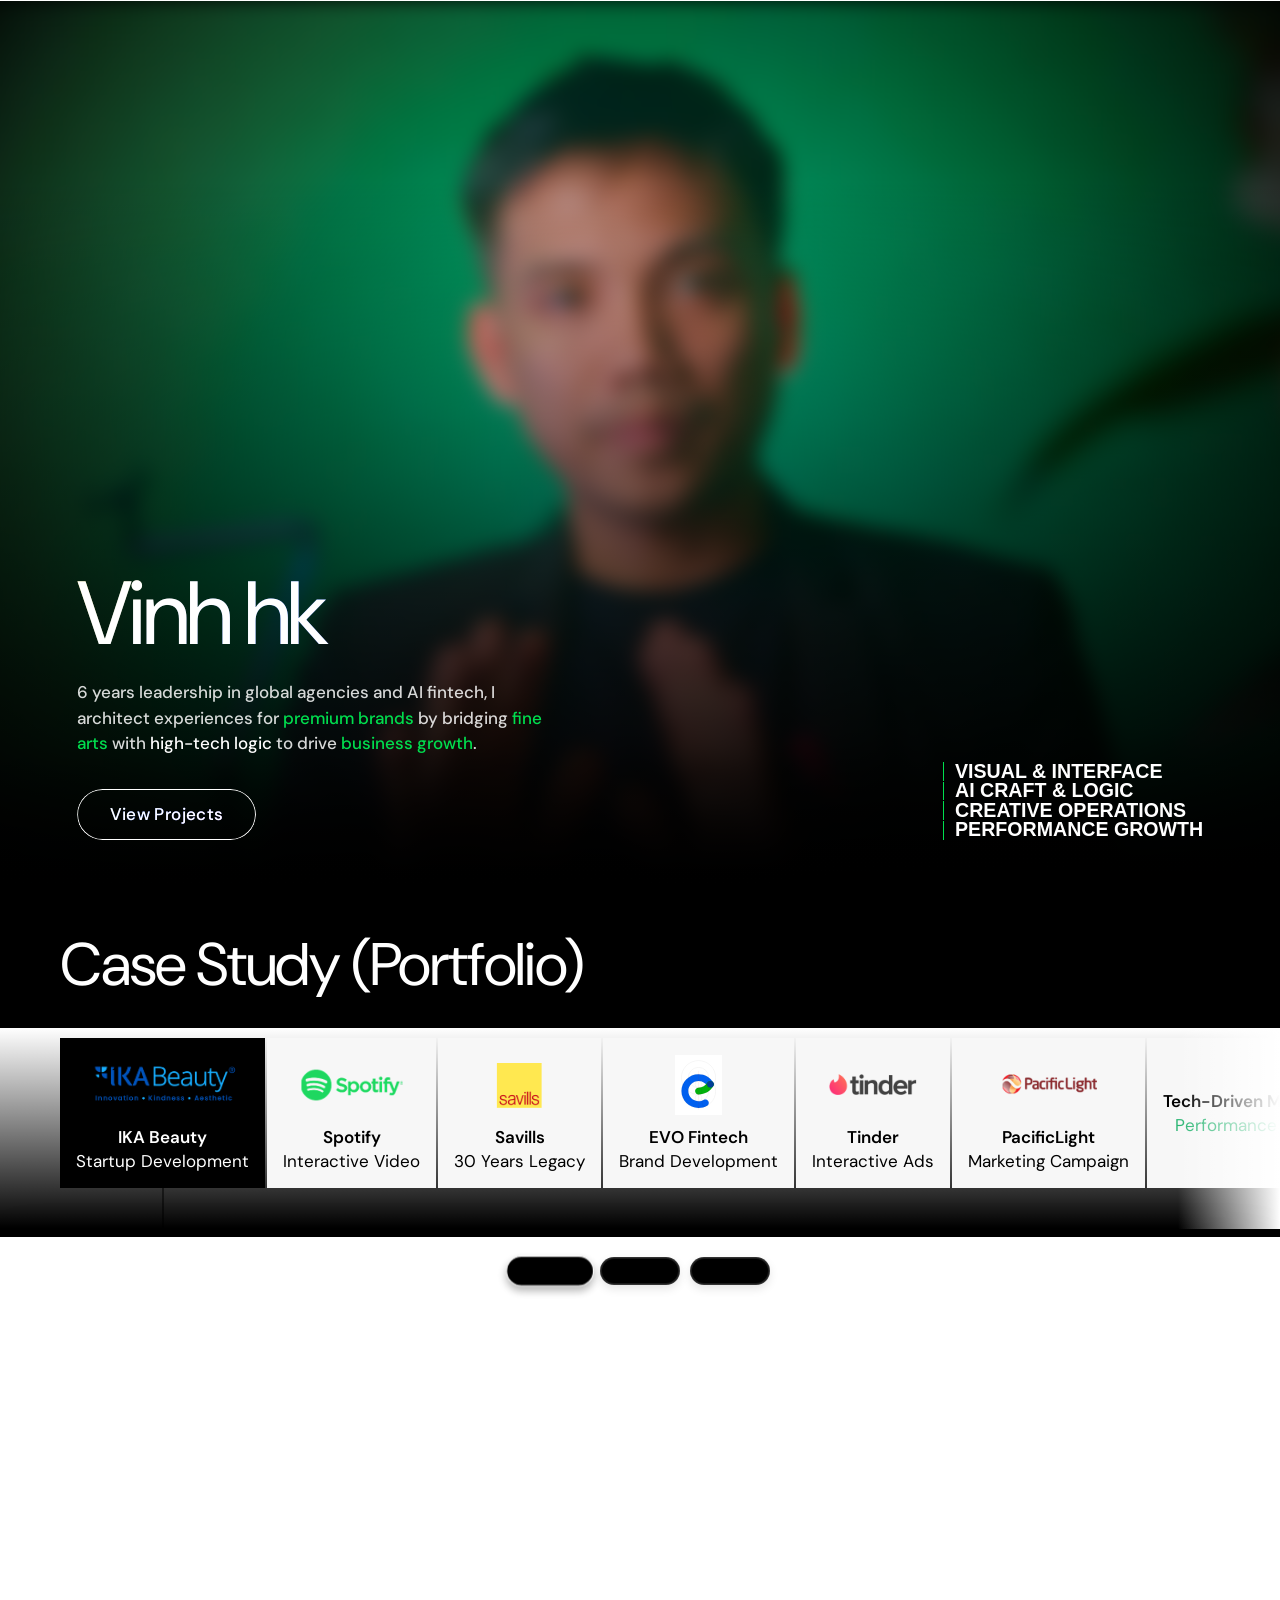
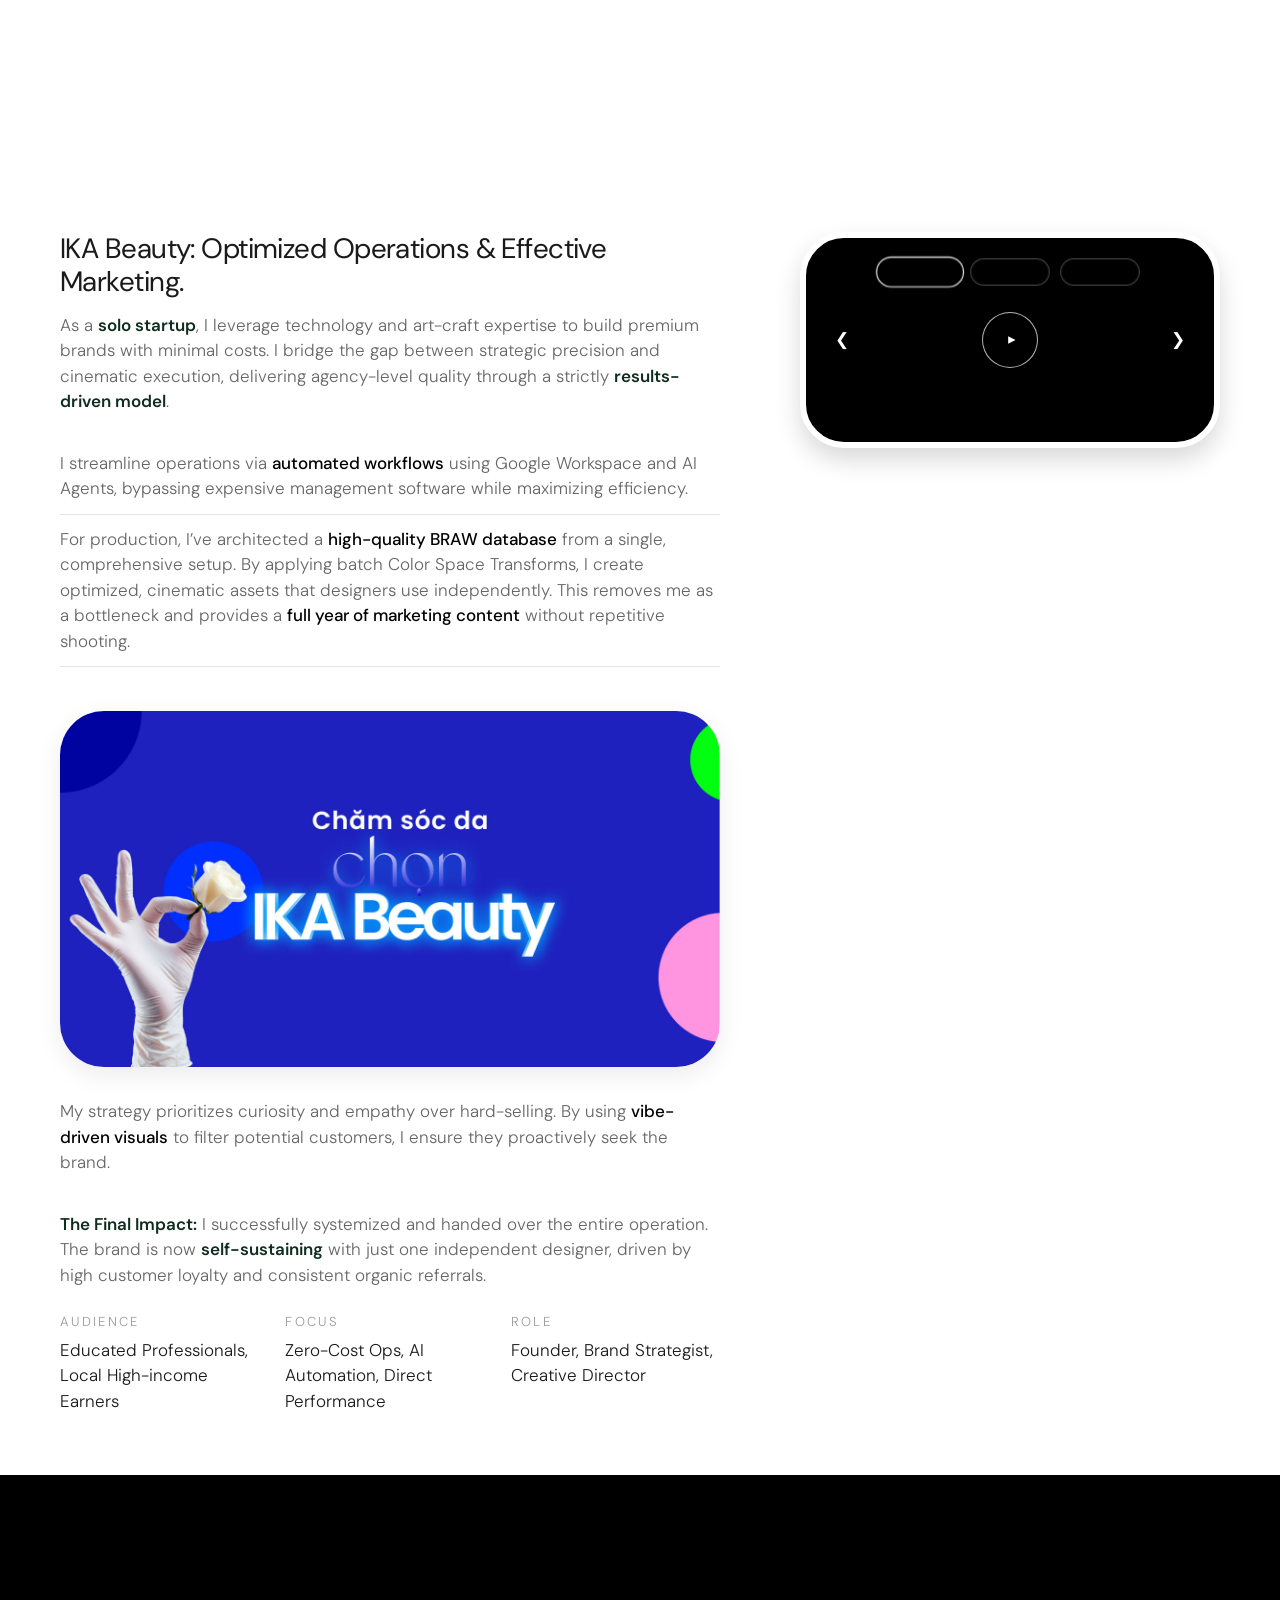
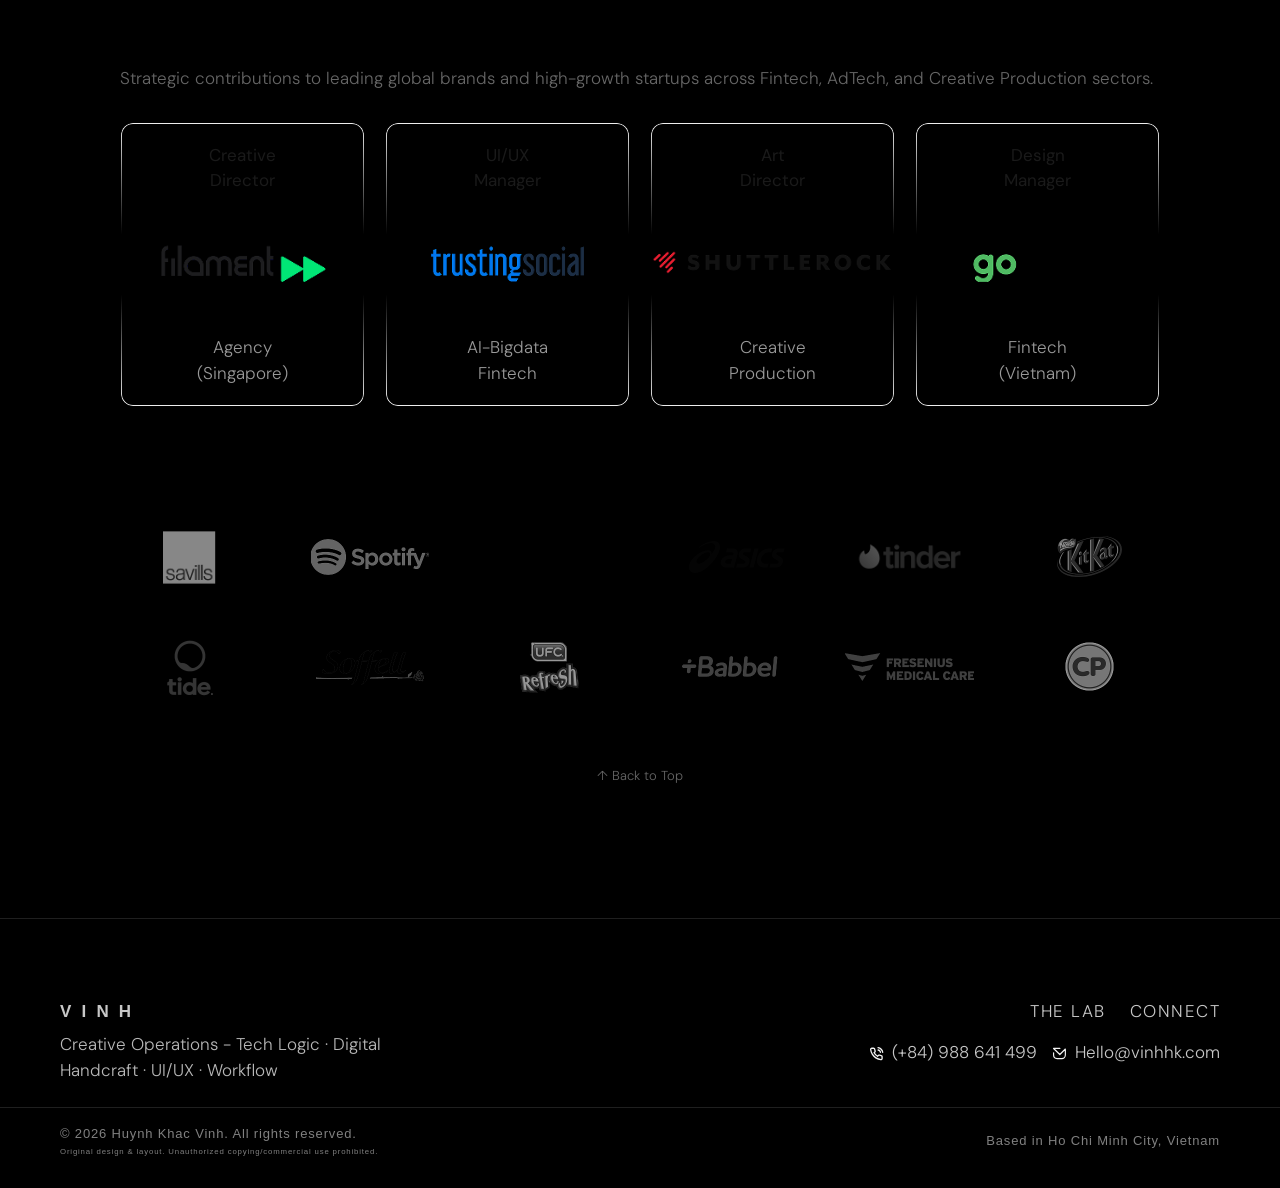
<file: index.html>
<!DOCTYPE html>
<!-- 
    ============================================================================
    CẤU HÌNH MEDIA (MEDIA CONFIGURATION)
    1. SHOW_MEDIA_SECTION: Bật/tắt hiển thị khu vực này (true = hiện, false = ẩn).
       Toggle visibility of this section (true = show, false = hide).
    2. SHOW_IMAGE_INSTEAD: Bật lên để hiển thị ảnh thay vì video (true = hiện ảnh, false = hiện video).
       Set to true to show image instead of video (true = show image, false = show video).
    3. AUTO_PLAY_VIDEO: Bật/tắt tự động phát video khi cuộn tới (true = bật, false = tắt).
       Toggle auto-play video on scroll (true = on, false = off).
    4. Thay đổi đường dẫn trong dấu ngoặc kép để cập nhật nội dung.
       Change the URL inside the quotes to update content.
    5. BOTTOM_GRADIENT_IS_DARK: Đổi màu dải gradient chân trang (true = đen, false = trắng).
       Toggle bottom gradient color (true = black, false = white).
    6. SHOW_BOTTOM_GRADIENT: Bật/tắt hoàn toàn dải gradient chân màn hình (true = bật, false = tắt).
       Enable/disable bottom gradient entirely (true = show, false = hide).
    ============================================================================
-->
<script src="js/config.js?v=20260313-17"></script>
<html lang="vi" class="page-home">
<head>
    <script async src="https://www.googletagmanager.com/gtag/js?id=G-TY4J6ZB2NR"></script>
    <script>
        window.dataLayer = window.dataLayer || [];
        function gtag(){dataLayer.push(arguments);}
        gtag('js', new Date());
        gtag('config', 'G-TY4J6ZB2NR');
    </script>

    <meta charset="UTF-8">
    <meta name="viewport" content="width=device-width, initial-scale=1.0, viewport-fit=cover">
    <meta name="theme-color" media="(prefers-color-scheme: light)" content="#000000">
    <meta name="theme-color" media="(prefers-color-scheme: dark)" content="#000000">
    <meta name="color-scheme" content="dark">
    <meta name="apple-mobile-web-app-capable" content="yes">
    <meta name="apple-mobile-web-app-status-bar-style" content="black-translucent">
    <title>Huynh Khac Vinh - Artist & Creative Director</title>
    <link rel="preconnect" href="https://fonts.googleapis.com">
    <link rel="preconnect" href="https://fonts.gstatic.com" crossorigin>
    <link href="https://fonts.googleapis.com/css2?family=DM+Sans:opsz,wght@9..40,100..1000&display=swap" rel="stylesheet">
    <link rel="stylesheet" href="style.css?v=20260314-07">
    <link rel="preload" as="image" href="assets/images/web-thumbnail.jpg?v=20260313-hero-poster-1">
    <link rel="preload" as="video" href="assets/videos/00_Hero_Background.mp4?v=20260313-hero-bg-1" type="video/mp4">
</head>
<body class="page-home">
    
    <!-- Header injected via js/header.js -->
    <script src="js/header.js?v=20260313-17"></script>

    <!-- Hero Section (Fixed Background) -->
    <section class="hero" id="hero">
        <div class="hero-video-layer">
            <video class="hero-bg-video" autoplay muted loop playsinline preload="auto" data-preload-priority="1" data-keep-buffer="1" poster="assets/images/web-thumbnail.jpg?v=20260313-hero-poster-1">
                <source src="assets/videos/00_Hero_Background.mp4?v=20260313-hero-bg-1" type="video/mp4">
            </video>
        </div>
        <div class="hero-overlay-layout">
            <div class="hero-overlay-left">
                <div class="hero-overlay-name">
                    Vinh hk
                </div>
                <p class="hero-overlay-description">
                    6 years leadership in global agencies and AI fintech, I architect experiences for <span class="hero-overlay-accent hero-overlay-accent--light-green">premium brands</span> by bridging <span class="hero-overlay-accent hero-overlay-accent--light-green">fine arts</span> with <span class="hero-overlay-accent">high-tech logic</span> to drive <span class="hero-overlay-accent hero-overlay-accent--light-green">business growth</span>.
                </p>
                <a href="#case-tabs-bleed" class="hero-cta">View Projects</a>
            </div>
            <div class="hero-overlay-right">
                <div class="hero-overlay-divider"></div>
                <div class="hero-overlay-keywords">
                    <span class="text-gradient">Visual &amp; Interface</span>
                    <span class="text-gradient">AI Craft &amp; Logic</span>
                    <span class="text-gradient">Creative Operations</span>
                    <span class="text-gradient">Performance Growth</span>
                </div>
            </div>
        </div>
    </section>

    <!-- Scroll Indicator (Separated from Hero for fixed positioning) -->
    <div class="bottom-gradient-overlay"></div>
    <script>
        (function() {
            const bottomGradient = document.querySelector('.bottom-gradient-overlay');
            if (!bottomGradient) return;
            if (typeof SHOW_BOTTOM_GRADIENT !== 'undefined' && !SHOW_BOTTOM_GRADIENT) {
                bottomGradient.style.display = 'none';
                return;
            }
            if (typeof BOTTOM_GRADIENT_IS_DARK === 'undefined') return;
            if (BOTTOM_GRADIENT_IS_DARK) {
                bottomGradient.classList.add('bottom-gradient--dark');
            } else {
                bottomGradient.classList.remove('bottom-gradient--dark');
            }
        })();
    </script>
    <script>
        (function() {
            const cta = document.querySelector('.hero-cta-btn');
            if (!cta) return;
            if (typeof HERO_CTA_TEXT === 'string' && HERO_CTA_TEXT.trim().length > 0) {
                cta.textContent = HERO_CTA_TEXT;
                cta.style.display = "";
            } else {
                cta.style.display = "none";
            }
        })();
    </script>
    <a href="#main-content" class="scroll-indicator-link" style="display: none;">
        <div class="scroll-arrow">
            <svg width="24" height="24" viewBox="0 0 24 24" fill="none" xmlns="http://www.w3.org/2000/svg">
                <path d="M12 19V5M12 5L5 12M12 5L19 12" stroke="#00D4AA" stroke-width="2" stroke-linecap="round" stroke-linejoin="round"/>
            </svg>
        </div>
    </a>

    <!-- Main Content (Slides over Hero) -->
    <main class="main-content" id="main-content">
        <div class="container">
        <!-- Expertise Section -->
        <section class="section fade-in" id="showreel">
            <!-- 
                VIDEO PLAYER (Local File)
                Replaced iframe with HTML5 video tag as requested.
                On mobile, the container will crop 20% from left and right to increase height.
            -->
            <div id="media-wrapper" class="video-wrapper">
                <video class="expertise-video-player" muted loop playsinline preload="none">
                    <source src="assets/videos/Carousel1_casestudy_img0.mp4" type="video/mp4">
                    Your browser does not support the video tag.
                </video>
                <div class="video-gradient-overlay"></div>
            </div>

            <div class="video-caption-container">
                <span class="video-label">Showreel 2026</span>
                <p class="video-description">Highlighting key projects in Creative Direction, UI/UX, and Motion Design. A glimpse into the intersection of art and technology.</p>
            </div>
            <script>
                (function(){
                    var mediaWrapper = document.getElementById('media-wrapper');
                    if (!mediaWrapper) return;
                    var caption = document.querySelector('.video-caption-container');
                    var v = mediaWrapper.querySelector('video');
                    var s = v ? v.querySelector('source') : null;

                    if (s && !s.dataset.src) s.dataset.src = s.getAttribute('src') || '';

                    if (typeof SHOW_MEDIA_SECTION !== 'undefined' && !SHOW_MEDIA_SECTION) {
                        mediaWrapper.style.display = 'none';
                        if (caption) caption.style.display = 'none';
                        if (s) s.removeAttribute('src');
                        if (v) {
                            v.pause();
                            v.removeAttribute('src');
                            v.load();
                        }
                        return;
                    }

                    if (s) s.removeAttribute('src');
                    if (v) v.preload = 'none';

                    function enableAndMaybePlay() {
                        if (!v || !s) return;
                        if (!s.getAttribute('src') && s.dataset.src) {
                            s.setAttribute('src', s.dataset.src);
                            try { v.load(); } catch(e) {}
                        }
                        var shouldAuto = (typeof AUTO_PLAY_VIDEO !== 'undefined') ? !!AUTO_PLAY_VIDEO : false;
                        if (shouldAuto) {
                            v.play().catch(function(){});
                        }
                    }

                    if ('IntersectionObserver' in window) {
                        var io = new IntersectionObserver(function(entries){
                            entries.forEach(function(entry){
                                if (!entry.isIntersecting) return;
                                enableAndMaybePlay();
                                io.disconnect();
                            });
                        }, { threshold: 0.35, rootMargin: '200px 0px' });
                        io.observe(mediaWrapper);
                    } else {
                        enableAndMaybePlay();
                    }
                })();
            </script>



        </section>


        <section class="section impact-case fade-in container-expanded" id="highlights-video">
            <div class="section-content-wrapper" style="margin-top: 0 !important; padding: 0 !important;">
                <h2 class="section-title text-gradient case-study-title">Case Study (Portfolio)</h2>
                
                <!-- Tabs Navigation -->
                <div class="case-tabs-bleed" id="case-tabs-bleed">
                    <div class="case-study-tabs" id="case-tabs"></div>
                </div>

                <!-- Project 1 (IKA Beauty) -->
                <div class="impact-card-inner case-slide active" id="case-0" data-title="IKA Beauty - Startup Development" data-company="IKA Beauty" data-project="Startup Development" data-thumb="assets/clients/IKA_logo_BL.png">
                    <!-- Full Width Hero Carousel -->
                    <div class="impact-hero-carousel">
                        <div class="carousel-track">
                            <!-- 
                                ==========================================================
                                THAY ĐỔI HÌNH ẢNH CAROUSEL TẠI ĐÂY (CHANGE CAROUSEL IMAGES HERE)
                                Kích thước khuyến nghị (Recommended Size): 1920x822px hoặc 2560x1098px (Tỷ lệ 21:9)
                                Lưu ý (Note): Trên mobile, 2 bên ảnh sẽ bị cắt bớt ~25% mỗi bên. 
                                Hãy giữ nội dung chính ở giữa (Safe Zone).
                                ==========================================================
                            -->
                            <div class="carousel-slide active">
                                <video autoplay muted loop playsinline preload="auto" data-preload-priority="1" data-keep-buffer="1">
                                    <source src="assets/videos/02_IKA_Carousel_Bg_1.mp4" type="video/mp4">
                                </video>
                            </div>
                            <div class="carousel-slide">
                                <video autoplay muted loop playsinline preload="auto" data-preload-priority="1" data-keep-buffer="1">
                                    <source src="assets/videos/02_IKA_Carousel_Bg_2.mp4" type="video/mp4">
                                </video>
                            </div>
                            <div class="carousel-slide">
                                <video autoplay muted loop playsinline preload="auto" data-preload-priority="1" data-keep-buffer="1">
                                    <source src="assets/videos/02_IKA_Carousel_Bg_3.mp4" type="video/mp4">
                                </video>
                            </div>
                        </div>
                        <div class="carousel-nav">
                            <button class="carousel-dot active" aria-label="Go to slide 1"></button>
                            <button class="carousel-dot" aria-label="Go to slide 2"></button>
                            <button class="carousel-dot" aria-label="Go to slide 3"></button>
                        </div>
                    </div>
                    
                    <div class="impact-content-wrapper container">
                    <div class="impact-copy">

                        <h3 class="impact-heading">IKA Beauty: Optimized Operations & Effective Marketing.</h3>
                        <p class="impact-body">
                            As a <strong>solo startup</strong>, I leverage technology and art-craft expertise to build premium brands with minimal costs. I bridge the gap between strategic precision and cinematic execution, delivering agency-level quality through a strictly <strong>results-driven model</strong>.
                        </p>
                        
                        <ul class="impact-list">
                            <li>
                                I streamline operations via <strong>automated workflows</strong> using Google Workspace and AI Agents, bypassing expensive management software while maximizing efficiency.
                            </li>
                            <li>
                                For production, I’ve architected a <strong>high-quality BRAW database</strong> from a single, comprehensive setup. By applying batch Color Space Transforms, I create optimized, cinematic assets that designers use independently. This removes me as a bottleneck and provides a <strong>full year of marketing content</strong> without repetitive shooting.
                            </li>
                            <li>
                                <img class="impact-inline-media" src="assets/images/IKA_img_1.jpg" alt="IKA Strategy Visual">
                                My strategy prioritizes curiosity and empathy over hard-selling. By using <strong>vibe-driven visuals</strong> to filter potential customers, I ensure they proactively seek the brand.
                            </li>
                        </ul>
                        
                        <p class="impact-body" style="margin-top: 24px;">
                            <strong>The Final Impact:</strong> I successfully systemized and handed over the entire operation. The brand is now <strong>self-sustaining</strong> with just one independent designer, driven by high customer loyalty and consistent organic referrals.
                        </p>
                        

                        
                        <dl class="impact-metrics">
                            <div class="impact-metric">
                                <dt>Audience</dt>
                                <dd>Educated Professionals, Local High-income Earners</dd>
                            </div>
                            <div class="impact-metric">
                                <dt>Focus</dt>
                                <dd>Zero-Cost Ops, AI Automation, Direct Performance</dd>
                            </div>
                            <div class="impact-metric">
                                <dt>Role</dt>
                                <dd>Founder, Brand Strategist, Creative Director</dd>
                            </div>
                        </dl>
                    </div>
                    <div class="impact-media">
                        <div class="impact-media-frame video-slider-container">
                            <div class="video-slider-track fade-track" id="savills-video-track-2">
                                <div class="video-slide active fade-transition">
                                    <video class="media-content" muted playsinline preload="metadata">
                                        <source src="assets/videos/02_IKA_Detail_1.mp4#t=0.001" type="video/mp4">
                                    </video>
                                </div>
                                <div class="video-slide fade-transition">
                                    <video class="media-content" muted playsinline preload="metadata">
                                        <source src="assets/videos/02_IKA_Detail_2.mp4#t=0.001" type="video/mp4">
                                    </video>
                                </div>
                                <div class="video-slide fade-transition">
                                    <video class="media-content" muted playsinline preload="metadata">
                                        <source src="assets/videos/02_IKA_Detail_3.mp4#t=0.001" type="video/mp4">
                                    </video>
                                </div>
                            </div>
                            <!-- Buttons moved after track and styled to ensure visibility -->
                            <button id="btn-prev-ika" class="video-nav-prev" type="button" aria-label="Previous video" style="z-index: 100; cursor: pointer; pointer-events: auto;">&#10094;</button>
                            <button id="btn-next-ika" class="video-nav-next" type="button" aria-label="Next video" style="z-index: 100; cursor: pointer; pointer-events: auto;">&#10095;</button>
                            <script>
                                (function() {
                                    const prevBtn = document.getElementById('btn-prev-ika');
                                    const nextBtn = document.getElementById('btn-next-ika');
                                    const trackId = 'savills-video-track-2';
                                    
                                    function handleClick(direction) {
                                        if (window.changeVideoSlide) {
                                            window.changeVideoSlide(trackId, direction);
                                        }
                                    }

                                    if (prevBtn) {
                                        prevBtn.addEventListener('click', function(e) {
                                            e.preventDefault();
                                            e.stopPropagation();
                                            handleClick(-1);
                                        });
                                    }
                                    if (nextBtn) {
                                        nextBtn.addEventListener('click', function(e) {
                                            e.preventDefault();
                                            e.stopPropagation();
                                            handleClick(1);
                                        });
                                    }
                                })();
                            </script>
                        </div>
                        <p class="impact-media-caption">IKA Beauty Ecosystem</p>
                    </div>
                    </div>
                </div>

                <!-- Project 4 -->
                <div class="impact-card-inner case-slide" id="case-2" data-title="Spotify - Interactive Ad" data-company="Spotify" data-project="Interactive Video" data-thumb="assets/clients/1.png">
                    <div class="impact-content-wrapper container">
                    <div class="impact-copy">

                        <h3 class="impact-heading">Interactive Video - Playable Development</h3>
                        <p class="impact-body" style="font-weight: 500; opacity: 0.8; margin-top: -8px; margin-bottom: 24px;">
                            Section: Concept art - video creative, UX, Technical Development.
                        </p>
                        <p class="impact-body">
                            Spotify aims to create an engaging, interactive video ad campaign. Users will select on-screen options based on their musical taste, resulting in a random track played specifically to match their preferences.
                        </p>
                        <div class="impact-media-frame" style="aspect-ratio: 4 / 5; margin: 24px 0; --media-fit: contain;">
                            <video class="media-content" src="assets/videos/4x5_Spotify_leadin.mp4" data-autoplay="1" data-preload-priority="1" data-keep-buffer="1" muted loop playsinline preload="auto"></video>
                            <button type="button" class="media-audio-toggle" aria-label="Unmute" aria-pressed="true"></button>
                        </div>
                        <div class="impact-body" style="margin-bottom: 24px;">
                            <div style="display: flex; flex-direction: column; align-items: center; gap: 4px; float: left; margin-right: 12px; margin-bottom: 4px; padding: 4px; background: #f3f4f6; border-radius: 10px;">
                                <img src="assets/images/VINH_Port.png" alt="Vinh Avatar" style="width: 48px; height: 48px; border-radius: 50%; object-fit: cover; box-shadow: 0 2px 4px rgba(0,0,0,0.1);">
                                <span style="font-weight: 600; font-size: 10px; color: var(--text-secondary); text-transform: uppercase; letter-spacing: 0.05em;">My Insight</span>
                            </div>
                            <p style="margin: 0;">
                                For multi-layered projects - spanning Art, Brand Alignment, Culture, and Tech - my strategy is built on velocity in planning and concept visualization. I use rapid, highly visual sketches to pressure-test feasibility and lock in the execution phase as early as possible.
                                <br><br>
                                To me, 'Make it work - Make it right' defines this exact conceptual phase. By mapping out art sketches and operational logic upfront, I validate project feasibility early. This strategic move ensures we preserve maximum resources to ultimately nail the final 'WOW' factor.
                                <br><br>
                                In massive production environments - where high volume meets uncompromising quality standards - relying on pure inspiration will fail; I must apply strict tactics and formulas. My rarest and proudest asset is exactly this fusion: a deep aesthetic foundation backed by hard, tech-driven logic.
                            </p>
                            <div style="clear: both;"></div>
                        </div>

                        <img class="impact-inline-media" src="assets/images/Spotify/Spotify_bodytext.png" alt="Spotify Project Context">
                        <h4 class="impact-subheading">KEY RESULTS</h4>
                        <dl class="impact-metrics">
                            <div class="impact-metric">
                                <dt>Digital interaction</dt>
                                <dd>over ~220%/ target</dd>
                            </div>
                            <div class="impact-metric">
                                <dt>Download</dt>
                                <dd>147% over target</dd>
                            </div>
                        </dl>
                        <div class="impact-media-frame ratio-9-16" style="margin: 32px 0; --media-fit: contain; display: flex; align-items: center; justify-content: center;">
                             <img class="media-content" src="assets/images/Spotify/Spoti1.gif" alt="Spotify Interactive Ad" style="width: 36%; height: auto;">
                        </div>
                        <div class="impact-cta-box">
                            <p class="impact-cta-text">Request me a live demo.</p>
                            <div class="impact-cta-contact">
                                <a href="tel:+84988641499" class="impact-cta-link">(+84) 988 641 499</a>
                                <span class="impact-cta-separator">|</span>
                                <a href="mailto:hello@vinhhk.com" class="impact-cta-link">hello@vinhhk.com</a>
                            </div>
                            <div class="impact-cta-actions">
                                <a class="impact-cta-btn" href="#tinder-interactive-ads">See the next playable project (Live demo)</a>
                            </div>
                        </div>
                    </div>
                    <div class="impact-media">
                        <div class="impact-media-frame ratio-9-16" data-no-audio="1" style="--media-fit: contain;">
                            <video class="media-content" src="assets/videos/Spotify_Select_Pop.mp4" data-autoplay="1" data-preload-priority="1" data-keep-buffer="1" muted loop playsinline preload="auto"></video>
                        </div>
                        <div class="impact-media-frame ratio-9-16" data-no-audio="1" style="margin-top: 16px; --media-fit: contain;">
                            <video class="media-content" src="assets/videos/Spotify_Select_Rock.mp4" data-autoplay="1" data-preload-priority="1" data-keep-buffer="1" muted loop playsinline preload="auto"></video>
                        </div>
                        <div class="impact-media-frame ratio-9-16" data-no-audio="1" style="margin-top: 16px; --media-fit: contain;">
                            <video class="media-content" src="assets/videos/Spotify_Select_Rap.mp4" data-autoplay="1" data-preload-priority="1" data-keep-buffer="1" muted loop playsinline preload="auto"></video>
                        </div>
                        <p class="impact-media-caption">Spotify Interactive Campaign</p>
                    </div>
                    </div>
                </div>

                <!-- Project 2 (Savills) -->
                <div class="impact-card-inner case-slide" id="case-0b" data-title="Savills 30 Years Legacy" data-company="Savills" data-project="30 Years Legacy" data-thumb="assets/clients/0.png">
                    <!-- Full Width Hero Carousel -->
                    <div class="impact-hero-carousel">
                        <div class="carousel-track">
                            <!-- 
                                ==========================================================
                                THAY ĐỔI HÌNH ẢNH CAROUSEL TẠI ĐÂY (CHANGE CAROUSEL IMAGES HERE)
                                Kích thước khuyến nghị (Recommended Size): 1920x822px hoặc 2560x1098px (Tỷ lệ 21:9)
                                Lưu ý (Note): Trên mobile, 2 bên ảnh sẽ bị cắt bớt ~25% mỗi bên. 
                                Hãy giữ nội dung chính ở giữa (Safe Zone).
                                ==========================================================
                            -->
                            <div class="carousel-slide active">
                                <video autoplay muted playsinline loop preload="auto" data-preload-priority="1" data-keep-buffer="1">
                                    <source src="assets/videos/Carousel1_casestudy_img0.mp4" type="video/mp4">
                                </video>
                            </div>
                            <div class="carousel-slide">
                                <img src="assets/images/Carousel1_casestudy_img0.png" alt="Concept KV của sự kiện - Sự kết nối giao thoa giữa xưa và nay, Savills là cầu nối hành trình 30 năm cho sự phát triển ngành bất động sản tại VN">
                            </div>
                            <div class="carousel-slide">
                                <img src="assets/images/Carousel1_casestudy_img1.JPG" alt="Hình ảnh tại sự kiện nơi các C-Level tụ hợp báo cáo thị trường và chia sẻ những cơ hội tương lai">
                            </div>
                            <div class="carousel-slide">
                                <img src="assets/images/Carousel1_casestudy_img2.JPG" alt="Nhà sáng tạo thiết kế concept cho sự kiện Huỳnh Khắc Vinh đứng cùng chủ tịch công ty">
                            </div>
                        </div>
                        <div class="carousel-nav">
                            <button class="carousel-dot active" aria-label="Go to slide 1"></button>
                            <button class="carousel-dot" aria-label="Go to slide 2"></button>
                            <button class="carousel-dot" aria-label="Go to slide 3"></button>
                        </div>
                    </div>
                    
                    <div class="impact-content-wrapper container">
                    <div class="impact-copy">

                        <h3 class="impact-heading">Savills 30th Anniversary - Market Review</h3>
                        <p class="impact-body">
                            With a corporate giant like Savills, leaving the "artist ego" at the door is the smart choice. There is no room for freestyling. Becoming part of their machinery is the way to go.
                            <img src="assets/images/Savills_vinh.jpg" alt="Savills - Vinh">
                            <br><br>
                            This project wasn't about chasing a "WOW" from the crowd with fancy decorations. <span class="text-highlight">It was about delivering a minimalist, results-driven attendee experience.</span> I decoded the C-level’s vision from day one, translating heavy corporate legacy into a sharp visual system and a highly viable execution plan. The real win was operational discipline - delivering exactly what the business needed.
                            <br><br>
                            From this, my rule for high-level business events (30%+ C-level guests) is simple:
                            <br><br>
                            Drop the costly gimmicks and superficial glitz. I only need ONE strong visual focal point. Maximize the space for networking, keep presentations clean, and focus on a refined culinary experience.
                            <br><br>
                            Why? Because true luxury doesn't come from stage props. It emanates from the tailored suits, the prestige of the venue, the substance of the content, and impeccable hospitality.
                            <br><br>
                            <img src="assets/images/Savills_vinh2.jpg" alt="Savills - Vinh 2">
                        </p>
                        <dl class="impact-metrics">
                            <div class="impact-metric">
                                <dt>Audience</dt>
                                <dd>C-Suite Executives, Major Corporations</dd>
                            </div>

                        </dl>
                    </div>
                    <div class="impact-media">
                        <div class="impact-media-frame video-slider-container">
                            <div class="video-slider-track fade-track" id="savills-video-track-1">
                                <div class="video-slide active fade-transition">
                                    <video class="media-content" muted playsinline preload="metadata">
                                        <source src="assets/videos/03_Savills_Detail_1_1.mp4#t=0.001" type="video/mp4">
                                    </video>
                                </div>
                                <div class="video-slide fade-transition">
                                    <video class="media-content" muted playsinline preload="metadata">
                                        <source src="assets/videos/03_Savills_Detail_2_1.mp4#t=0.001" type="video/mp4">
                                    </video>
                                </div>
                                <div class="video-slide fade-transition">
                                    <video class="media-content" muted playsinline preload="metadata">
                                        <source src="assets/videos/03_Savills_Detail_3_1.mp4#t=0.001" type="video/mp4">
                                    </video>
                                </div>
                                <div class="video-slide fade-transition">
                                    <video class="media-content" muted playsinline preload="metadata">
                                        <source src="assets/videos/03_Savills_Detail_4_1.mp4#t=0.001" type="video/mp4">
                                    </video>
                                </div>
                            </div>
                            <button id="btn-prev-savills" class="video-nav-prev" type="button" aria-label="Previous video" style="z-index: 100; cursor: pointer; pointer-events: auto;">&#10094;</button>
                            <button id="btn-next-savills" class="video-nav-next" type="button" aria-label="Next video" style="z-index: 100; cursor: pointer; pointer-events: auto;">&#10095;</button>
                            <script>
                                (function() {
                                    const prevBtn = document.getElementById('btn-prev-savills');
                                    const nextBtn = document.getElementById('btn-next-savills');
                                    const trackId = 'savills-video-track-1';
                                    
                                    function handleClick(direction) {
                                        if (window.changeVideoSlide) {
                                            window.changeVideoSlide(trackId, direction);
                                        }
                                    }

                                    if (prevBtn) {
                                        prevBtn.addEventListener('click', function(e) {
                                            e.preventDefault();
                                            e.stopPropagation();
                                            handleClick(-1);
                                        });
                                    }
                                    if (nextBtn) {
                                        nextBtn.addEventListener('click', function(e) {
                                            e.preventDefault();
                                            e.stopPropagation();
                                            handleClick(1);
                                        });
                                    }
                                })();
                            </script>
                        </div>
                        <p class="impact-media-caption">Savills 30 Years Event Concept</p>
                    </div>
                    </div>
                </div>

                <!-- Project 2 -->
                <div class="impact-card-inner case-slide" id="case-1" data-title="Brand Identity (EVO Fintech)" data-company="EVO Fintech" data-project="Brand Development" data-thumb="assets/images/EVO/1.svg">
                    <div class="impact-content-wrapper container">
                    <div class="impact-copy">

                        <h3 class="impact-heading">Redefining Fintech Visual Language.</h3>
                        <p class="impact-body">
                            This project is a strategic collaboration between <strong>Trusting Social AI</strong> and <strong>TPBank</strong>.
                            <br><br>
                            Below is my comprehensive logo development process, encompassing a unified design language system - from brand identity to marketing visuals and brand voice (visual communication) - ensuring consistency across Brand, UI/UX, and Animation.
                        </p>

                        <!-- Added Content: Concept, Color, Visuals -->
                        <h4 class="impact-subheading">CONCEPT: THE "E" EVOLUTION</h4>
                        <img class="impact-inline-media" src="assets/images/EVO/1.svg" alt="Concept: The E Evolution">
                        <p class="impact-body">
                            The "e" symbol is the core identity, meticulously crafted on a precision geometric grid to ensure perfect balance and scalability.
                        </p>
                        <img class="impact-inline-media" src="assets/images/EVO/Logo_animate.gif" alt="Logo Animation Concept">
                        <p class="impact-body">
                            Originating from a primitive concept of three distinct dots, the animation intuitively visualizes their convergence into the 'E' form. This efficient blend of shape and motion is designed for future scalability, allowing for lightweight conversion into code-based formats like JSON (Lottie) for seamless web-app integration.
                        </p>

                        <h4 class="impact-subheading">COLOR STRATEGY</h4>
                        <img class="impact-inline-media" src="assets/images/EVO/2.png" alt="Color Strategy 1">
                        <img class="impact-inline-media" src="assets/images/EVO/2+.png" alt="Color Strategy 2">
                        <p class="impact-body">
                            Following the 60-30-10 rule, the palette uses a deep Navy and Light Blue foundation. Secondary tones are integrated to provide visual depth, akin to the layers of a fine art painting.
                        </p>

                        <h4 class="impact-subheading">Brand VISUAL & VERBAL DIRECTION</h4>
                        <img class="impact-inline-media" src="assets/images/EVO/3_concept_Visual.png" alt="Brand Visual Concept">
                        <p class="impact-body">
                            Brand shape consistency creates an unmistakable presence, ensuring distinctiveness in a crowded market. However, the visual concept is more than just aesthetics; it is a strict minimalist philosophy, derived directly from the logo’s geometry to dictate a unified brand language.
                        </p>
                        <p class="impact-body">
                            Personal tech objects serve as the visual anchor, but they also define our Copywriting Tone. We speak the language of "digital natives" - those seeking pragmatic installment solutions. Our voice is as sleek, functional, and direct as the devices they hold.
                        </p>
                        <p class="impact-body">
                            I enforced a modern, authentic creative direction to reject the sterile artificiality of traditional banking. Staged, emotionless stock imagery and robotic corporate jargon are the antitheses of the brand I created. We don't just "show" differently; we "speak" differently - humanizing finance through the intersection of cutting-edge technology and real-life relatability.
                        </p>

                        <div class="video-container" style="position: relative;">
                            <video class="impact-inline-media" muted loop playsinline>
                                <source src="assets/videos/EVO_1.mp4" type="video/mp4">
                                Your browser does not support the video tag.
                            </video>
                            <div class="play-icon"></div>
                        </div>
                        <dl class="impact-metrics">
                    </div>
                    <div class="impact-media">
                        <div class="impact-media-frame video-slider-container evo-slider">
                            <div class="video-slider-track fade-track" id="evo-video-track">
                                <div class="video-slide active fade-transition">
                                    <div class="video-container" style="position: relative;">
                                        <video class="media-content" muted playsinline preload="metadata">
                                            <source src="assets/videos/EVO_2.mp4#t=0.001" type="video/mp4">
                                        </video>
                                    </div>
                                </div>
                                <div class="video-slide fade-transition">
                                    <div class="video-container" style="position: relative;">
                                        <video class="media-content" muted playsinline preload="metadata">
                                            <source src="assets/videos/EVO_3.mp4#t=0.001" type="video/mp4">
                                        </video>
                                    </div>
                                </div>
                            </div>
                            
                            <!-- Navigation Buttons -->
                            <button class="video-nav-prev" onclick="changeVideoSlide('evo-video-track', -1)" type="button">❮</button>
                            <button class="video-nav-next" onclick="changeVideoSlide('evo-video-track', 1)" type="button">❯</button>
                        </div>
                        <p class="impact-media-caption">Brand Identity Showcase</p>
                    </div>
                    </div>
                </div>

                <!-- Project 3 (moved): Tinder Interactive Ads -->
                <div class="impact-card-inner case-slide" id="case-4" data-title="Tinder - Interactive Ads" data-company="Tinder" data-project="Interactive Ads" data-thumb="assets/clients/4+.png">
                    <div class="impact-content-wrapper container">
                    <div class="impact-copy">

                        <h3 class="impact-heading">Interact with Ads to choose your own dating ending with Tinder.</h3>

                        <h4 class="impact-subheading">OVERVIEW</h4>
                        <p class="impact-body">
                            One of the <strong>Playable Ads</strong> I have developed (<strong>At Shuttlerock</strong>). <strong>Personally led</strong> and <strong>hands-on executed</strong> as <strong>Art Director</strong>.
                        </p>

                        <h4 class="impact-subheading">ROLE</h4>
                        <ul class="impact-list" style="list-style-type: disc; padding-left: 20px; margin-bottom: 24px; font-size: var(--text-small); line-height: 1.6; color: var(--text-color-secondary);">
                            <li>Art Director - creative leadership and quality supervision.</li>
                            <li>Hands-on execution - interaction logic and visual polish.</li>
                        </ul>

                        <h4 class="impact-subheading">OBJECTIVE</h4>
                        <p class="impact-body">
                            Deliver a fresh and <strong>exciting interactive experience</strong> to boost <strong>brand awareness</strong>, produced with rigor to elevate <strong>credibility</strong> and build <strong>widespread user trust</strong>.
                        </p>

                        <h4 class="impact-subheading">INTERACTION FLOW</h4>
                        <ul class="impact-list" style="list-style-type: disc; padding-left: 20px; margin-bottom: 24px; font-size: var(--text-small); line-height: 1.6; color: var(--text-color-secondary);">
                            <li>Follow on-screen guidance to make decisions.</li>
                            <li>Conclude <strong>your own story</strong> based on choices.</li>
                        </ul>

                        <p class="impact-body" style="font-size: var(--text-small); opacity: 0.8;">
                            Tip: Try interacting in the <strong>left column</strong> on desktop or <strong>below</strong> on mobile.
                        </p>
                    </div>
                    <div class="impact-media">
                        <div class="impact-media-frame ratio-9-16">
                            <iframe
                                class="media-content"
                                id="tinder-iframe"
                                src="about:blank"
                                data-src="projects/tinder-swipenight-playable/index.html?v=20260313-17#loop"
                                title="Tinder Swipe Night Playable"
                                allow="autoplay; fullscreen"
                                loading="lazy"
                                style="aspect-ratio: 9 / 16; border: 0;"
                            ></iframe>
                        </div>
                        <p class="impact-media-caption">Tinder - Interactive Playable Ad</p>
                    </div>
                    </div>
                </div>

                <!-- Project 4: Marketing Campaign (Singapore) -->
                <div class="impact-card-inner case-slide" id="case-3" data-title="Marketing Campaign (Singapore)" data-company="PacificLight" data-project="Marketing Campaign" data-thumb="assets/clients/Pac_logo.png">
                    <div class="impact-content-wrapper container">
                    <div class="impact-copy">

                        <h3 class="impact-heading">Marketing Campaign (Singapore)</h3>
                        
                        <p class="impact-body" style="font-size: 14px; opacity: 0.8; margin-bottom: 24px; margin-top: -16px;">
                            Project executed at <strong>Filament Agency Singapore</strong>
                        </p>

                        <div style="display: flex; align-items: center; gap: 16px; margin-bottom: 24px; flex-wrap: wrap;">
                            <span style="font-weight: 700; font-size: 16px;">Client:</span>
                            <img src="assets/clients/Pac_logo.png" alt="PacificLight" style="height: 64px; width: auto; object-fit: contain;">
                            <img src="assets/clients/Kris_logo.png" alt="KrisFlyer" style="height: 64px; width: auto; object-fit: contain;">
                            <span style="opacity: 0.3; font-size: 24px; font-weight: 300; margin: 0 8px;">|</span>
                            <span style="font-weight: 700; font-size: 16px;">Market: Singapore</span>
                        </div>

                        <p class="impact-body">
                            <strong>Brief:</strong> Customers earn free KrisFlyer miles based on their electricity consumption (kW used).
                        </p>
                        <p class="impact-body">
                            <strong>The Challenge:</strong> Developing a visual concept that effectively bridges the gap between two unrelated ideas: electricity usage and free travel miles.
                        </p>
                        
                        <img class="impact-inline-media" src="assets/images/Pacificlight/Pac_concept.png" alt="Concept Design Integration">

                        <p class="impact-body">
                            <strong>My Key Visual Solution:</strong> I proposed a concept integrating:
                        </p>
                        <ul class="impact-list" style="list-style-type: disc; padding-left: 20px; margin-bottom: 24px; font-size: var(--text-small); line-height: 1.6; color: var(--text-color-secondary);">
                            <li>Electrical appliances.</li>
                            <li>Flight and travel imagery.</li>
                            <li>Target Persona: Young, dynamic, modern, and high-income individuals.</li>
                            <li>Execution: The combination required animation to create a seamless flow between these elements.</li>
                        </ul>

                        <h4 class="impact-subheading">Results:</h4>
                        
                        <p class="impact-body">
                            <strong>My Role & Responsibilities:</strong>
                        </p>
                        <ul class="impact-list" style="list-style-type: disc; padding-left: 20px; margin-bottom: 24px; font-size: var(--text-small); line-height: 1.6; color: var(--text-color-secondary);">
                            <li>Developed the handcrafted concept, transitioning from static Key Visual (KV) design to full Animation.</li>
                            <li>Supervised design quality and provided creative direction to the design team.</li>
                            <li>Managed revisions and adaptation for various assets including print materials and microsite design.</li>
                        </ul>

                        <ul class="impact-list" style="list-style-type: disc; padding-left: 20px; font-size: var(--text-small); line-height: 1.6; color: var(--text-color-secondary);">
                            <li style="margin-bottom: 8px;"><strong>Pitch Win:</strong> The client was delighted with the proposed direction, securing the project.</li>
                            <li style="margin-bottom: 8px;"><strong>Cost Efficiency:</strong> The production approach was optimized and feasible, saving costs for the client.</li>
                            <li><strong>Performance:</strong> Achieved 500 signups in just 2 weeks, with digital engagement rates exceeding expectations by 200%.</li>
                        </ul>
                    </div>
                    <div class="impact-media">
                        <div class="impact-media-frame ratio-9-16">
                             <img class="media-content" src="assets/images/Pacificlight/Pac_1.gif" alt="PacificLight Campaign Animation">
                        </div>
                        <div class="impact-media-frame ratio-9-16" style="margin-top: 16px;">
                             <img class="media-content" src="assets/images/Pacificlight/Pac_2.gif" alt="PacificLight Campaign Results Animation">
                        </div>
                        <p class="impact-media-caption">PacificLight x KrisFlyer Campaign</p>
                    </div>
                    </div>
                </div>
                
                <div class="impact-card-inner case-slide" id="case-anim" data-title="Performance-Driven Motion Graphics" data-company="Tech-Driven Motion" data-project="Performance ads">
                    <div class="impact-content-wrapper container">
                        <div class="impact-copy">
                            <h3 class="impact-heading">Performance-Driven Motion Graphics</h3>
                            <p class="impact-body">A curated vault of high-converting motion assets engineered for global campaigns across <span class="text-highlight">Tech, Fintech, FMCG, and Entertainment</span>. My leadership is built on a brutal foundation of <span class="text-highlight">Fine Arts and hands-on technical mastery</span>. I don’t just direct pipelines - I understand the mechanics of every <span class="text-highlight">keyframe</span>.</p>
                            <img class="impact-inline-media motion-tab-vinh-image" src="assets/images/Motion_Tab_Vinhbook.png" alt="Motion Tab - Vinh">
                            <p class="impact-body">Through years of directing campaigns, I've built a <span class="text-highlight">strict framework</span>: Video motion must be treated exactly like a <span class="text-highlight">musical rhythm</span>. It’s not about random effects. It’s about strategically layering <span class="text-highlight">5 levels of motion</span> to completely eliminate <span class="text-highlight">dead air</span> and maintain relentless <span class="text-highlight">visual momentum</span>.</p>
                            <p class="impact-body">Theory is nothing without <span class="text-highlight">execution</span>. Watch my actual videos below to see this <span class="text-highlight">zero-static-space framework</span> in action.</p>
                            <div class="animation-gallery" id="animation-gallery"></div>
                        </div>
                    </div>

                    <div class="anim-tab-loading" aria-hidden="true">
                        <div class="anim-tab-spinner"></div>
                        <div class="anim-tab-label">Loading…</div>
                    </div>
                    
                    <div id="animation-modal" class="animation-modal" aria-hidden="true">
                        <div class="animation-modal-backdrop"></div>
                        <div class="animation-modal-content">
                            <button class="animation-modal-close" aria-label="Back"></button>
                            <video class="animation-modal-video" playsinline></video>
                            <div class="animation-modal-gesture" aria-hidden="true"></div>
                            <button class="animation-modal-meta" type="button" aria-label="Video details">
                                <div class="animation-modal-title"></div>
                                <div class="animation-modal-desc"></div>
                            </button>
                        </div>
                    </div>
                    
                    <script>
                        window.initAnimationGallery = (function(){
                            var inited = false;
                            return function(){
                                if (inited) return;
                                inited = true;
                            var slide = document.getElementById('case-anim');
                            if (!slide) return;
                            var gallery = slide.querySelector('#animation-gallery');
                            var modal = slide.querySelector('#animation-modal');
                            var modalVideo = modal.querySelector('.animation-modal-video');
                            var modalGesture = modal.querySelector('.animation-modal-gesture');
                            var modalMeta = modal.querySelector('.animation-modal-meta');
                            var modalTitle = modal.querySelector('.animation-modal-title');
                            var modalDesc = modal.querySelector('.animation-modal-desc');
                            var btnClose = modal.querySelector('.animation-modal-close');
                            var backdrop = modal.querySelector('.animation-modal-backdrop');
                            var activeInlineCard = null;
                            var activeInlineVideo = null;
                            var activeModalIndex = 0;
                            var touchStartX = 0;
                            var touchStartY = 0;
                            var touchActive = false;
                            var isScrubbingTimeline = false;
                            
                            if (modal && modal.parentElement !== document.body) {
                                document.body.appendChild(modal);
                            }

                            slide.classList.add('is-loading');
                            
                            var VIDEO_TAB_FILES = [
                                'assets/videos/video-tab/Leadi-In_Autochess_1.mp4',
                                'assets/videos/video-tab/Lead-in_COD_1.mp4',
                                'assets/videos/video-tab/C2_Functionality-App_deliveroo_play-concept-pack-2-ratios_1_R0_1.mp4',
                                'assets/videos/video-tab/C1_9x16_kaspersky_mwconcept_5226_R0_1.mp4',
                                'assets/videos/video-tab/45millercoors_1.mp4',
                                'assets/videos/video-tab/45Lucozade_1.mp4',
                                'assets/videos/video-tab/45HeinzUK_1.mp4',
                                'assets/videos/video-tab/45havana_1.mp4',
                                'assets/videos/video-tab/11gainful_1.mp4',
                                'assets/videos/video-tab/9x16_Express_care-of_mw_story3_1.mp4',
                                'assets/videos/video-tab/4x5_Spotify_leadin_1.mp4',
                                'assets/videos/video-tab/4x5_shutterock-COVID_bright_1.mp4',
                                'assets/videos/video-tab/4x5_revlon-anz_eyes_play_R0_1.mp4',
                                'assets/videos/video-tab/4x5_Playable_allbirds_createyourshoe_playable_1.mp4',
                                'assets/videos/video-tab/1x1_everlane_lift-placement_1_R1_1.mp4',
                            ];

                            function titleFromSrc(src){
                                var base = (src || '').split('/').pop() || '';
                                base = base.replace(/\.[^/.]+$/, '');
                                base = base.replace(/[_-]+/g, ' ');
                                base = base.replace(/\s+/g, ' ').trim();
                                return base || 'Video';
                            }

                            function aspectFromSrc(src){
                                var name = (src || '').toLowerCase();
                                if (name.indexOf('9x16') !== -1) return '9 / 16';
                                if (name.indexOf('4x5') !== -1) return '4 / 5';
                                if (name.indexOf('1x1') !== -1) return '1 / 1';
                                if (name.indexOf('16x9') !== -1) return '16 / 9';
                                if (/\/45[^/]*\.mp4$/.test(name)) return '4 / 5';
                                if (/\/11[^/]*\.mp4$/.test(name)) return '1 / 1';
                                return '16 / 9';
                            }

                            var ANIM_VIDEOS = VIDEO_TAB_FILES.map(function(src){
                                return { src: src, title: titleFromSrc(src), desc: '', ar: aspectFromSrc(src) };
                            });

                            function setCardBuffering(card, active) {
                                if (!card) return;
                                if (active) card.classList.add('is-buffering');
                                else card.classList.remove('is-buffering');
                            }

                            function setModalBuffering(active) {
                                if (!modal) return;
                                if (active) modal.classList.add('is-buffering');
                                else modal.classList.remove('is-buffering');
                            }
                            
                            function layoutCard(card){
                                if (!card) return;
                                var styles = window.getComputedStyle(gallery);
                                var rowHeight = parseFloat(styles.gridAutoRows) || 8;
                                var rowGap = parseFloat(styles.rowGap) || 16;
                                var h = card.getBoundingClientRect().height;
                                if (!h) return;
                                var span = Math.ceil((h + rowGap) / (rowHeight + rowGap));
                                card.style.setProperty('--row-span', span);
                            }
                            
                            function layoutAll(){
                                var cards = gallery.querySelectorAll('.animation-card');
                                cards.forEach(function(card){ layoutCard(card); });
                            }
                            
                            function scheduleLayout(card){
                                requestAnimationFrame(function(){
                                    requestAnimationFrame(function(){
                                        layoutCard(card);
                                    });
                                });
                            }
                            
                            function svgPlaceholder(title, ar){
                                var safe = (title || 'Video').replace(/</g, '&lt;').replace(/>/g, '&gt;');
                                var w = 800;
                                var h = 450;
                                var m = String(ar || '').match(/(\d+(?:\.\d+)?)\s*\/\s*(\d+(?:\.\d+)?)/);
                                if (m) {
                                    var num = parseFloat(m[1]);
                                    var den = parseFloat(m[2]);
                                    if (isFinite(num) && isFinite(den) && num > 0 && den > 0) {
                                        h = Math.max(200, Math.min(1600, Math.round(w * (den / num))));
                                    }
                                }
                                var y = h - 32;
                                var svg = '<svg xmlns="http://www.w3.org/2000/svg" width="'+w+'" height="'+h+'" viewBox="0 0 '+w+' '+h+'"><defs><linearGradient id="g" x1="0" y1="0" x2="1" y2="1"><stop offset="0" stop-color="#0b0b0b"/><stop offset="1" stop-color="#141414"/></linearGradient></defs><rect width="'+w+'" height="'+h+'" fill="url(#g)"/><text x="32" y="'+y+'" font-family="Inter, Arial, sans-serif" font-size="22" fill="#fff" opacity="0.85">' + safe + '</text></svg>';
                                return 'data:image/svg+xml;charset=utf-8,' + encodeURIComponent(svg);
                            }
                            
                            function createCard(item){
                                var card = document.createElement('div');
                                card.className = 'animation-card';
                                card.dataset.src = item.src;
                                card.dataset.title = item.title || '';
                                card.dataset.desc = item.desc || '';
                                card.style.setProperty('--anim-ar', item.ar || '16 / 9');
                                card.setAttribute('role', 'button');
                                card.tabIndex = 0;
                                
                                var v = document.createElement('video');
                                v.className = 'animation-thumb';
                                v.playsInline = true;
                                v.preload = 'none';
                                v.muted = true;
                                v.loop = false;
                                v.poster = svgPlaceholder(item.title, item.ar);
                                v.dataset.src = item.src;
                                v.setAttribute('aria-label', item.title || 'Animation');
                                card.appendChild(v);

                                var playBtn = document.createElement('button');
                                playBtn.type = 'button';
                                playBtn.className = 'animation-inline-play';
                                playBtn.setAttribute('aria-label', 'Play inline');
                                card.appendChild(playBtn);

                                var fsBtn = document.createElement('button');
                                fsBtn.type = 'button';
                                fsBtn.className = 'animation-inline-fullscreen';
                                fsBtn.setAttribute('aria-label', 'Fullscreen');
                                card.appendChild(fsBtn);

                                var titleBtn = document.createElement('button');
                                titleBtn.type = 'button';
                                titleBtn.className = 'animation-card-title';
                                titleBtn.textContent = item.title || '';
                                titleBtn.setAttribute('aria-label', 'Open fullscreen');
                                card.appendChild(titleBtn);
                                
                                return card;
                            }
                            
                            ANIM_VIDEOS.forEach(function(v){
                                gallery.appendChild(createCard(v));
                            });

                            requestAnimationFrame(layoutAll);
                            window.addEventListener('resize', function(){
                                requestAnimationFrame(layoutAll);
                            }, { passive: true });

                            function srcWithThumbHint(src){
                                var s = src || '';
                                if (!s) return '';
                                if (s.indexOf('#t=') !== -1) return s;
                                return s + '#t=0.001';
                            }

                            function ensureVideoThumb(video){
                                if (!video || (video.dataset && video.dataset.metaReady === '1')) return;
                                var src = (video.dataset && video.dataset.src) ? video.dataset.src : '';
                                if (!src) return;
                                video.preload = 'metadata';
                                var desired = srcWithThumbHint(src);
                                var current = video.getAttribute('src') || '';
                                if (current !== desired) video.setAttribute('src', desired);
                                try { video.load(); } catch(e) {}
                                video.addEventListener('loadedmetadata', function(){
                                    try {
                                        if (video.videoWidth && video.videoHeight) {
                                            var card = video.closest('.animation-card');
                                            if (card) {
                                                card.style.setProperty('--anim-ar', video.videoWidth + ' / ' + video.videoHeight);
                                                scheduleLayout(card);
                                            }
                                        }
                                    } catch(e) {}
                                    try { video.currentTime = 0.001; } catch(e) {}
                                }, { once: true, passive: true });
                                video.addEventListener('seeked', function(){
                                    try { video.pause(); } catch(e) {}
                                    try { video.removeAttribute('poster'); } catch(e) {}
                                    if (video.dataset) video.dataset.metaReady = '1';
                                }, { once: true, passive: true });
                                video.addEventListener('error', function(){
                                    if (video.dataset) video.dataset.metaReady = '1';
                                }, { once: true, passive: true });
                            }

                            function ensureCardThumb(card){
                                if (!card) return;
                                var video = card.querySelector('video.animation-thumb');
                                if (video) ensureVideoThumb(video);
                            }

                            if ('IntersectionObserver' in window) {
                                var thumbObserver = new IntersectionObserver(function(entries){
                                    entries.forEach(function(entry){
                                        if (!entry.isIntersecting) return;
                                        thumbObserver.unobserve(entry.target);
                                        ensureCardThumb(entry.target);
                                    });
                                }, { rootMargin: '400px 0px', threshold: 0.01 });
                                gallery.querySelectorAll('.animation-card').forEach(function(card){
                                    thumbObserver.observe(card);
                                });
                            } else {
                                gallery.querySelectorAll('.animation-card').forEach(function(card){
                                    ensureCardThumb(card);
                                });
                            }
                            
                            function setModalMeta(title, desc){
                                modalTitle.textContent = title || '';
                                modalDesc.textContent = desc || '';
                                if (modalMeta.classList.contains('is-expanded')) {
                                    modalMeta.classList.remove('is-expanded');
                                }
                                updateModalMetaHeight();
                            }

                            function updateModalMetaHeight(){
                                if (!modalMeta) return;
                                var maxPx = Math.floor(window.innerHeight * 0.82);
                                modalMeta.style.setProperty('--meta-max', maxPx + 'px');
                                requestAnimationFrame(function(){
                                    var h = modalMeta.scrollHeight || 0;
                                    var clamped = Math.min(maxPx, Math.max(120, h));
                                    modalMeta.style.setProperty('--meta-max', clamped + 'px');
                                });
                            }

                            function openModalByIndex(index){
                                var i = Math.max(0, Math.min(ANIM_VIDEOS.length - 1, index || 0));
                                activeModalIndex = i;
                                var item = ANIM_VIDEOS[i];
                                if (!item) return;
                                stopInlinePlayback();
                                modal.classList.add('open');
                                modal.setAttribute('aria-hidden', 'false');
                                document.body.classList.add('animation-modal-open');
                                setModalBuffering(true);
                                modalVideo.src = item.src;
                                setModalMeta(item.title, item.desc);
                                modalVideo.addEventListener('canplay', function(){ setModalBuffering(false); }, { once: true, passive: true });
                                modalVideo.addEventListener('playing', function(){ setModalBuffering(false); }, { once: true, passive: true });
                                modalVideo.addEventListener('error', function(){ setModalBuffering(false); }, { once: true, passive: true });
                                modalVideo.play().catch(function(){});
                                document.body.style.overflow = 'hidden';
                            }
                            function closeModal(){
                                modal.classList.remove('open');
                                modal.setAttribute('aria-hidden', 'true');
                                document.body.classList.remove('animation-modal-open');
                                if (modalMeta.classList.contains('is-expanded')) {
                                    modalMeta.classList.remove('is-expanded');
                                }
                                modalVideo.pause();
                                modalVideo.src = '';
                                setModalBuffering(false);
                                document.body.style.overflow = '';
                            }

                            function switchModalVideo(nextIndex){
                                var i = Math.max(0, Math.min(ANIM_VIDEOS.length - 1, nextIndex));
                                if (i === activeModalIndex) return;
                                activeModalIndex = i;
                                var item = ANIM_VIDEOS[i];
                                if (!item) return;
                                modalVideo.pause();
                                setModalBuffering(true);
                                modalVideo.src = item.src;
                                setModalMeta(item.title, item.desc);
                                modalVideo.addEventListener('canplay', function(){ setModalBuffering(false); }, { once: true, passive: true });
                                modalVideo.addEventListener('playing', function(){ setModalBuffering(false); }, { once: true, passive: true });
                                modalVideo.addEventListener('error', function(){ setModalBuffering(false); }, { once: true, passive: true });
                                modalVideo.play().catch(function(){});
                            }

                            function stopInlinePlayback(){
                                if (!activeInlineVideo) return;
                                try { activeInlineVideo.pause(); } catch(e) {}
                                try { activeInlineVideo.currentTime = 0; } catch(e) {}
                                try { activeInlineVideo.muted = true; } catch(e) {}
                                if (activeInlineCard) activeInlineCard.classList.remove('is-inline-playing');
                                activeInlineVideo = null;
                                activeInlineCard = null;
                            }

                            function startInlinePlayback(card){
                                if (!card) return;
                                if (activeInlineCard && activeInlineCard === card) {
                                    stopInlinePlayback();
                                    return;
                                }
                                stopInlinePlayback();
                                var src = card.dataset.src;
                                if (!src) return;
                                var v = card.querySelector('video');
                                if (!v) return;
                                v.preload = 'metadata';
                                var currentSrc = v.getAttribute('src') || '';
                                if (!currentSrc || currentSrc !== src) {
                                    setCardBuffering(card, true);
                                    v.src = src;
                                    try { v.load(); } catch(e) {}
                                }
                                card.classList.add('is-inline-playing');
                                activeInlineCard = card;
                                activeInlineVideo = v;
                                v.addEventListener('ended', function(){
                                    stopInlinePlayback();
                                }, { once: true });
                                v.addEventListener('canplay', function(){ setCardBuffering(card, false); }, { once: true, passive: true });
                                v.addEventListener('playing', function(){ setCardBuffering(card, false); }, { once: true, passive: true });
                                v.addEventListener('error', function(){ setCardBuffering(card, false); }, { once: true, passive: true });
                                if (v.paused) {
                                    v.muted = false;
                                    try { v.currentTime = 0; } catch(e) {}
                                    v.play().catch(function(){});
                                } else {
                                    v.pause();
                                    stopInlinePlayback();
                                }
                            }
                            
                            gallery.addEventListener('click', function(e){
                                var titleBtn = e.target.closest('.animation-card-title');
                                if (titleBtn) {
                                    var tc = titleBtn.closest('.animation-card');
                                    if (!tc) return;
                                    e.preventDefault();
                                    e.stopPropagation();
                                    startInlinePlayback(tc);
                                    return;
                                }
                                var playBtn = e.target.closest('.animation-inline-play');
                                if (playBtn) {
                                    var c = playBtn.closest('.animation-card');
                                    if (!c) return;
                                    e.preventDefault();
                                    e.stopPropagation();
                                    startInlinePlayback(c);
                                    return;
                                }
                                var fsBtn = e.target.closest('.animation-inline-fullscreen');
                                if (fsBtn) {
                                    var fc = fsBtn.closest('.animation-card');
                                    if (!fc) return;
                                    var cards = Array.prototype.slice.call(gallery.querySelectorAll('.animation-card'));
                                    var idx = cards.indexOf(fc);
                                    e.preventDefault();
                                    e.stopPropagation();
                                    openModalByIndex(idx >= 0 ? idx : 0);
                                    return;
                                }
                                var card = e.target.closest('.animation-card');
                                if (!card) return;
                                e.preventDefault();
                                startInlinePlayback(card);
                            });

                            if ('IntersectionObserver' in window) {
                                var inlineStopObserver = new IntersectionObserver(function(entries){
                                    entries.forEach(function(entry){
                                        if (entry.isIntersecting) return;
                                        var card = entry.target;
                                        if (activeInlineCard && card === activeInlineCard) {
                                            stopInlinePlayback();
                                        }
                                    });
                                }, { threshold: [0, 0.01] });
                                gallery.querySelectorAll('.animation-card').forEach(function(card){
                                    inlineStopObserver.observe(card);
                                });
                            }
                            btnClose.addEventListener('click', closeModal);
                            backdrop.addEventListener('click', closeModal);
                            modalMeta.addEventListener('click', function(){
                                modalMeta.classList.toggle('is-expanded');
                                updateModalMetaHeight();
                            });

                            (function(){
                                var scrubActive = false;
                                var scrubMode = null;
                                var scrubStartX = 0;
                                var scrubStartY = 0;
                                var scrubStartTimeMs = 0;
                                var scrubStartVideoTime = 0;
                                var scrubWasPlaying = false;
                                var lastMoveX = 0;
                                var lastMoveMs = 0;
                                
                                function togglePlayPause(){
                                    if (!modal.classList.contains('open')) return;
                                    if (modalVideo.paused) {
                                        modalVideo.play().catch(function(){});
                                    } else {
                                        modalVideo.pause();
                                    }
                                }
                                
                                function getWidth(){
                                    var r = (modalVideo && modalVideo.getBoundingClientRect) ? modalVideo.getBoundingClientRect() : null;
                                    return (r && r.width) ? r.width : (window.innerWidth || 1);
                                }
                                
                                function begin(clientX, clientY){
                                    scrubActive = true;
                                    scrubMode = null;
                                    scrubStartX = clientX;
                                    scrubStartY = clientY;
                                    scrubStartTimeMs = Date.now();
                                    lastMoveX = scrubStartX;
                                    lastMoveMs = scrubStartTimeMs;
                                    scrubStartVideoTime = modalVideo.currentTime || 0;
                                    scrubWasPlaying = !modalVideo.paused;
                                }

                                function move(clientX, clientY, preventDefault){
                                    if (!scrubActive) return;
                                    var x = clientX;
                                    var y = clientY;
                                    var dx = x - scrubStartX;
                                    var dy = y - scrubStartY;
                                    var absX = Math.abs(dx);
                                    var absY = Math.abs(dy);
                                    if (!scrubMode) {
                                        if (absX > 10 && absX > absY * 1.15) scrubMode = 'scrub';
                                        else if (absY > 10 && absY > absX * 1.15) scrubMode = 'pass';
                                    }
                                    if (scrubMode !== 'scrub') return;
                                    isScrubbingTimeline = true;
                                    if (preventDefault) preventDefault();
                                    if (scrubWasPlaying && !modalVideo.paused) {
                                        modalVideo.pause();
                                    }
                                    var w = getWidth();
                                    var dur = modalVideo.duration;
                                    if (!isFinite(dur) || dur <= 0) return;
                                    var nowMs = Date.now();
                                    var dt = Math.max(16, nowMs - lastMoveMs);
                                    var vx = (x - lastMoveX) / (dt / 1000);
                                    lastMoveX = x;
                                    lastMoveMs = nowMs;
                                    var speedFactor = Math.min(4, Math.max(1, Math.abs(vx) / 800));
                                    var delta = (dx / w) * dur * 0.7 * speedFactor;
                                    var t = scrubStartVideoTime + delta;
                                    if (t < 0) t = 0;
                                    if (t > dur) t = dur;
                                    modalVideo.currentTime = t;
                                }
                                
                                function end(){
                                    if (!scrubActive) return;
                                    if (scrubMode === 'scrub' && scrubWasPlaying) {
                                        modalVideo.play().catch(function(){});
                                    }
                                    scrubActive = false;
                                    scrubMode = null;
                                    isScrubbingTimeline = false;
                                }
                                
                                if (modalGesture) {
                                    modalGesture.addEventListener('click', function(){
                                        if (isScrubbingTimeline) return;
                                        togglePlayPause();
                                    });
                                }
                                
                                if (window.PointerEvent && modalGesture) {
                                    modalGesture.addEventListener('pointerdown', function(e){
                                        if (!modal.classList.contains('open')) return;
                                        if (!e.isPrimary) return;
                                        modalGesture.setPointerCapture(e.pointerId);
                                        begin(e.clientX, e.clientY);
                                    });
                                    modalGesture.addEventListener('pointermove', function(e){
                                        if (!scrubActive) return;
                                        move(e.clientX, e.clientY, function(){ e.preventDefault(); });
                                    }, { passive: false });
                                    modalGesture.addEventListener('pointerup', end, { passive: true });
                                    modalGesture.addEventListener('pointercancel', end, { passive: true });
                                } else if (modalGesture) {
                                    modalGesture.addEventListener('touchstart', function(e){
                                        if (!modal.classList.contains('open')) return;
                                        if (!e.touches || e.touches.length !== 1) return;
                                        begin(e.touches[0].clientX, e.touches[0].clientY);
                                    }, { passive: true });
                                    modalGesture.addEventListener('touchmove', function(e){
                                        if (!scrubActive) return;
                                        if (!e.touches || e.touches.length !== 1) return;
                                        move(e.touches[0].clientX, e.touches[0].clientY, function(){ e.preventDefault(); });
                                    }, { passive: false });
                                    modalGesture.addEventListener('touchend', end, { passive: true });
                                    modalGesture.addEventListener('touchcancel', end, { passive: true });
                                }
                                
                            })();
                            
                            modal.addEventListener('touchstart', function(e){
                                if (!modal.classList.contains('open')) return;
                                if (!e.touches || e.touches.length !== 1) return;
                                touchActive = true;
                                touchStartX = e.touches[0].clientX;
                                touchStartY = e.touches[0].clientY;
                            }, { passive: true });
                            modal.addEventListener('touchend', function(e){
                                if (!touchActive) return;
                                touchActive = false;
                                if (!e.changedTouches || e.changedTouches.length !== 1) return;
                                if (isScrubbingTimeline) return;
                                var dx = e.changedTouches[0].clientX - touchStartX;
                                var dy = e.changedTouches[0].clientY - touchStartY;
                                var absX = Math.abs(dx);
                                var absY = Math.abs(dy);
                                if (absX > 70 && dx > 0 && absX > absY * 1.2) {
                                    closeModal();
                                    return;
                                }
                                if (absY > 60 && absY > absX * 1.2) {
                                    if (dy < 0) {
                                        switchModalVideo(activeModalIndex + 1);
                                    } else {
                                        switchModalVideo(activeModalIndex - 1);
                                    }
                                }
                            }, { passive: true });
                            document.addEventListener('keydown', function(e){
                                if (e.key === 'Escape' && modal.classList.contains('open')) {
                                    closeModal();
                                }
                            });
                            
                            window.addEventListener('resize', function(){
                                if (modal.classList.contains('open')) updateModalMetaHeight();
                            }, { passive: true });
                            slide.dataset.animReady = '1';
                            slide.classList.remove('is-loading');
                            };
                        })();
                    </script>
                </div>
                
                <!-- Project 5: (moved above) -->                
        </section>
        <script>
            // Smoothly center the active tab in view (custom easing)
            var currentAnimation = null; // Store animation frame ID
            var clickCenterTimer = null; // Store timer for delayed center after click
            var caseSwitchToken = 0;

            function switchCase(index, options) {
                caseSwitchToken += 1;
                var myToken = caseSwitchToken;
                var suppressCenter = options && options.suppressCenter;
                var tabs = document.querySelectorAll('.case-tab');
                var slides = document.querySelectorAll('.case-slide');
                tabs.forEach(function(tab, i){ if(i===index) tab.classList.add('active'); else tab.classList.remove('active'); });
                slides.forEach(function(slide, i){
                if(i===index){
                        slide.classList.add('active');
                        var vs = slide.querySelectorAll('video');
                        if (slide && slide.id === 'case-2') {
                            var list = Array.prototype.slice.call(vs).filter(function(v){
                                return v && v.dataset && v.dataset.autoplay === '1';
                            });
                            var primary = list.find(function(v){
                                var src = (v.getAttribute('src') || (v.dataset && v.dataset.src) || '');
                                return src.indexOf('Spotify_leadin') !== -1;
                            }) || list[0];
                            var secondary = list.filter(function(v){ return v && v !== primary; });

                            function enableAndPlay(video, preloadValue) {
                                if (!video) return;
                                if (typeof enableVideoSources === 'function') enableVideoSources(video);
                                if (preloadValue) video.preload = preloadValue;
                                try { video.load(); } catch(e) {}
                                if (!(video.dataset && video.dataset.keepBuffer === '1')) {
                                    try { video.currentTime = 0; } catch(e) {}
                                }
                                video.play().catch(function(){});
                            }

                            function enableSecondary() {
                                if (myToken !== caseSwitchToken) return;
                                if (!slide.classList.contains('active')) return;
                                secondary.forEach(function(v){
                                    enableAndPlay(v, 'metadata');
                                });
                            }

                            if (primary) {
                                enableAndPlay(primary, 'auto');
                                var done = false;
                                function onReady(){
                                    if (done) return;
                                    done = true;
                                    enableSecondary();
                                }
                                try { primary.addEventListener('loadeddata', onReady, { once: true }); } catch(e) {}
                                try { primary.addEventListener('canplay', onReady, { once: true }); } catch(e) {}
                                setTimeout(onReady, 1200);
                            } else {
                                enableSecondary();
                            }
                        } else {
                            vs.forEach(function(video){
                                if (!video) return;
                                if (!(video.dataset && video.dataset.autoplay === '1')) return;
                                if (typeof enableVideoSources === 'function') enableVideoSources(video);
                                if (!(video.dataset && video.dataset.keepBuffer === '1')) {
                                    try { video.currentTime = 0; } catch(e) {}
                                }
                                video.play().catch(function(){});
                            });
                        }
                    if (slide.id === 'case-anim') {
                        if (slide.dataset.animReady === '1') {
                            slide.classList.remove('is-loading');
                        } else {
                            slide.classList.add('is-loading');
                            if (typeof window.initAnimationGallery === 'function') {
                                window.initAnimationGallery();
                            } else {
                                slide.classList.remove('is-loading');
                            }
                        }
                    }
                    if (slide.id === 'case-4') {
                        if (typeof window.enableTinderPlayableIframe === 'function') {
                            window.enableTinderPlayableIframe();
                        } else {
                            var tf = document.getElementById('tinder-iframe');
                            if (tf && tf.dataset && tf.dataset.src) tf.src = tf.dataset.src;
                        }
                    }
                    } else {
                        slide.classList.remove('active');
                        var vs = slide.querySelectorAll('video');
                        vs.forEach(function(v){
                            try { v.pause(); } catch(e) {}
                        });
                        if (slide.id === 'case-4') {
                            if (typeof window.disableTinderPlayableIframe === 'function') {
                                window.disableTinderPlayableIframe();
                            } else {
                                var tf = document.getElementById('tinder-iframe');
                                if (tf) tf.src = 'about:blank';
                            }
                        }
                    }
                });
                var activeSlide = slides[index];
                var shouldUpdateHash = !(options && options.skipHash);
                if (shouldUpdateHash && activeSlide) {
                    var slug = activeSlide.dataset && activeSlide.dataset.slug ? activeSlide.dataset.slug : (activeSlide.id || '');
                    if (slug) history.replaceState(null, '', '#' + slug);
                }
                if (!suppressCenter) {
                    // Cancel any previous pending click-center
                    if (clickCenterTimer) clearTimeout(clickCenterTimer);
                    
                    // Schedule new center after 3 seconds
                    clickCenterTimer = setTimeout(function() {
                        var container = document.getElementById('case-tabs');
                        // Only center if user is NOT currently interacting
                        if (container && container.dataset.isInteracting !== 'true') {
                            centerActiveTab();
                        }
                    }, 3000);
                }
            }
            function goToHash() {
                var h = window.location.hash ? window.location.hash.substring(1) : '';
                if (!h) return;
                var target = document.querySelector('.case-slide[data-slug="'+h+'"]') || document.getElementById(h);
                if (!target || !target.classList.contains('case-slide')) return;
                var slides = Array.prototype.slice.call(document.querySelectorAll('.case-slide'));
                var idx = slides.indexOf(target);
                if (idx >= 0) {
                    switchCase(idx, { suppressCenter: true, skipHash: true });
                    var tabsOuter = document.getElementById('case-tabs-bleed');
                    var header = document.querySelector('.header');
                    var headerOffset = (header && header.classList.contains('visible')) ? header.offsetHeight : 0;
                    var extra = (window.innerWidth <= 768) ? 54 : 40;
                    var offset = (tabsOuter ? tabsOuter.offsetHeight : 0) + headerOffset + extra;
                    var top = target.getBoundingClientRect().top + window.scrollY - offset;
                    window.scrollTo({ top: Math.max(0, top), behavior: 'smooth' });
                    centerActiveTab();
                }
            }
            function animateScrollTo(element, targetLeft, duration) {
                // Cancel any ongoing animation
                if (currentAnimation) cancelAnimationFrame(currentAnimation);

                // Stop any native momentum scroll immediately
                element.style.overflowX = 'hidden';
                void element.offsetWidth; // Force reflow
                element.style.overflowX = 'auto';

                var start = element.scrollLeft;
                var change = targetLeft - start;
                // If change is very small, just set it
                if (Math.abs(change) < 1) {
                    element.scrollLeft = targetLeft;
                    return;
                }

                var startTime = performance.now();
                var d = duration || 650; // gentle duration
                function easeInOutCubic(t) {
                    return t < 0.5 ? 4 * t * t * t : 1 - Math.pow(-2 * t + 1, 3) / 2;
                }
                function tick(now) {
                    var elapsed = now - startTime;
                    var t = Math.min(elapsed / d, 1);
                    var eased = easeInOutCubic(t);
                    element.scrollTo({ left: start + change * eased, behavior: 'auto' }); // Explicitly use auto to bypass CSS
                    if (t < 1) {
                        currentAnimation = requestAnimationFrame(tick);
                    } else {
                        currentAnimation = null;
                    }
                }
                currentAnimation = requestAnimationFrame(tick);
            }
            function centerActiveTab() {
                var container = document.getElementById('case-tabs');
                if (!container) return;
                var active = container.querySelector('.case-tab.active');
                if (!active) return;
                
                // If user is currently interacting (touching/clicking), do not force center
                if (container.dataset.isInteracting === 'true') return;

                // Identify if first or last tab
                var tabs = container.querySelectorAll('.case-tab');
                var activeIndex = Array.prototype.indexOf.call(tabs, active);
                var isFirst = (activeIndex === 0);
                var isLast = (activeIndex === tabs.length - 1);

                var maxScroll = container.scrollWidth - container.clientWidth;

                // Case 1: First Tab -> Align to Start (0)
                if (isFirst) {
                    animateScrollTo(container, 0, 700);
                    return;
                }

                // Case 2: Last Tab -> Align to End (maxScroll)
                if (isLast) {
                    animateScrollTo(container, maxScroll, 700);
                    return;
                }

                // Case 3: Middle Tabs -> Center
                var containerRect = container.getBoundingClientRect();
                var activeRect = active.getBoundingClientRect();
                var offsetLeft = active.offsetLeft;
                var target = offsetLeft - (containerRect.width / 2) + (activeRect.width / 2);
                
                if (target < 0) target = 0;
                if (target > maxScroll) target = maxScroll;
                animateScrollTo(container, target, 700);
            }
            function teaseTabsPreview() {
                var container = document.getElementById('case-tabs');
                if (!container) return;
                if (container.dataset.isInteracting === 'true') return;
                if (container.dataset.teaseDone === 'true') return;
                var active = container.querySelector('.case-tab.active');
                if (!active) return;
                var original = container.scrollLeft;
                var maxScroll = container.scrollWidth - container.clientWidth;
                var activeRect = active.getBoundingClientRect();
                var delta = Math.min(Math.max(80, Math.min(160, activeRect.width)), activeRect.width * 0.75);
                var target = Math.min(maxScroll, original + delta);
                var cap = active.offsetLeft + activeRect.width * 0.75;
                if (target > cap) target = cap;
                animateScrollTo(container, target, 500);
                setTimeout(function() {
                    animateScrollTo(container, original, 600);
                    container.dataset.teaseDone = 'true';
                }, 900);
            }
            var autoCenterTimer = null;
            function scheduleAutoCenter() {
                if (autoCenterTimer) clearTimeout(autoCenterTimer);
                autoCenterTimer = setTimeout(function(){
                    var container = document.getElementById('case-tabs');
                    if (container && container.dataset.isInteracting !== 'true') {
                        centerActiveTab();
                    }
                }, 7000);
            }
            (function(){
                var tabsContainer = document.getElementById('case-tabs');
                var tabsOuter = document.getElementById('case-tabs-bleed');
                var slides = Array.prototype.slice.call(document.querySelectorAll('.case-slide'));
                if(!tabsContainer || !slides.length) return;
                function slugify(str){
                    return (str || '')
                        .normalize('NFD')
                        .replace(/[\u0300-\u036f]/g, '')
                        .toLowerCase()
                        .replace(/[^a-z0-9]+/g, '-')
                        .replace(/^-+|-+$/g, '');
                }
                slides.forEach(function(slide, i){
                    var company = slide.getAttribute('data-company') || '';
                    var project = slide.getAttribute('data-project') || '';
                    var s = slugify((company + ' ' + project).trim());
                    slide.dataset.slug = s || ('case-' + i);
                });
                tabsContainer.innerHTML = '';
                slides.forEach(function(slide, i){
                    var btn = document.createElement('button');
                    btn.className = 'case-tab';
                    btn.type = 'button';
                    var thumbSrc = slide.getAttribute('data-thumb');
                    var company = slide.getAttribute('data-company');
                    var project = slide.getAttribute('data-project');
                    var fallbackTitle = slide.getAttribute('data-title') || ('Case ' + (i+1));
                    var altText = (company && project) ? (company + ' - ' + project) : (company || project || fallbackTitle);
                    if (thumbSrc) {
                        var img = document.createElement('img');
                        img.src = thumbSrc;
                        img.alt = altText;
                        img.className = 'case-tab-thumb';
                        btn.appendChild(img);
                    }

                    var textWrap = document.createElement('span');
                    textWrap.className = 'case-tab-text';

                    var line1 = document.createElement('span');
                    line1.className = 'case-tab-line1';
                    line1.textContent = company || fallbackTitle;
                    if (slide.id === 'case-anim') {
                        line1.classList.add('case-tab-line1--multiline');
                    }
                    textWrap.appendChild(line1);

                    if (project) {
                        var line2 = document.createElement('span');
                        line2.className = 'case-tab-line2';
                        line2.textContent = project;
                        if (slide.id === 'case-anim') {
                            line2.classList.add('case-tab-line2--green');
                        }
                        textWrap.appendChild(line2);
                    }

                    btn.appendChild(textWrap);
                    
                    btn.addEventListener('click', function(){ 
                        if (autoCenterTimer) clearTimeout(autoCenterTimer);
                        if (currentAnimation) cancelAnimationFrame(currentAnimation);
                        switchCase(i); 
                    });
                    tabsContainer.appendChild(btn);
                });
                
                // Placeholder Tab (Virtual, non-interactive)
                var placeholder = document.createElement('button');
                placeholder.className = 'case-tab case-tab--placeholder';
                placeholder.type = 'button';
                placeholder.setAttribute('aria-disabled', 'true');
                placeholder.disabled = true;
                placeholder.dataset.dummy = 'true';
                
                var phTextWrap = document.createElement('span');
                phTextWrap.className = 'case-tab-text';
                var ph1 = document.createElement('span');
                ph1.className = 'case-tab-line1';
                ph1.textContent = 'Updating';
                var ph2 = document.createElement('span');
                ph2.className = 'case-tab-line2';
                ph2.textContent = '';
                var dots = document.createElement('span');
                dots.className = 'dots';
                dots.innerHTML = '<span class="dot">.</span><span class="dot">.</span><span class="dot">.</span>';
                ph2.appendChild(dots);
                var ph3 = document.createElement('span');
                ph3.className = 'case-tab-line2';
                var avatar = document.createElement('img');
                avatar.className = 'case-tab-avatar';
                avatar.src = 'assets/images/VINH_Port.png';
                avatar.alt = 'Vinh Avatar';
                ph3.appendChild(avatar);
                phTextWrap.appendChild(ph1);
                phTextWrap.appendChild(ph2);
                phTextWrap.appendChild(ph3);
                placeholder.appendChild(phTextWrap);
                
                tabsContainer.appendChild(placeholder);
                
                // Track user interaction state to prevent fighting with auto-center
                tabsContainer.dataset.isInteracting = 'false';
                
                // Pointer/Touch/Hover start: user is interacting, cancel animations
                ['mousedown', 'touchstart', 'mouseenter'].forEach(function(evt){
                    tabsContainer.addEventListener(evt, function(){
                        tabsContainer.dataset.isInteracting = 'true';
                        if (currentAnimation) cancelAnimationFrame(currentAnimation);
                        if (autoCenterTimer) clearTimeout(autoCenterTimer);
                    }, { passive: true });
                });

                ['mouseup', 'mouseleave', 'touchend', 'touchcancel'].forEach(function(evt){
                    tabsContainer.addEventListener(evt, function(){
                        tabsContainer.dataset.isInteracting = 'false';
                        scheduleAutoCenter();
                    }, { passive: true });
                });

                var wheelTimer;
                tabsContainer.addEventListener('wheel', function(){
                    tabsContainer.dataset.isInteracting = 'true';
                    if (currentAnimation) cancelAnimationFrame(currentAnimation);
                    if (autoCenterTimer) clearTimeout(autoCenterTimer);
                    clearTimeout(wheelTimer);
                    wheelTimer = setTimeout(function(){
                         tabsContainer.dataset.isInteracting = 'false';
                         scheduleAutoCenter();
                    }, 150);
                }, { passive: true });
                // Keyboard navigation for gentle transitions
                tabsContainer.addEventListener('keydown', function(e){
                    var tabs = Array.prototype.slice.call(tabsContainer.querySelectorAll('.case-tab')).filter(function(t){ return t.dataset.dummy !== 'true'; });
                    var activeIndex = tabs.findIndex(function(t){ return t.classList.contains('active'); });
                    if (e.key === 'ArrowRight') {
                        e.preventDefault();
                        var next = Math.min(activeIndex + 1, tabs.length - 1);
                        if (next !== activeIndex) switchCase(next);
                    } else if (e.key === 'ArrowLeft') {
                        e.preventDefault();
                        var prev = Math.max(activeIndex - 1, 0);
                        if (prev !== activeIndex) switchCase(prev);
                    } else if (e.key === 'Home') {
                        e.preventDefault();
                        switchCase(0);
                    } else if (e.key === 'End') {
                        e.preventDefault();
                        switchCase(tabs.length - 1);
                    }
                    if (autoCenterTimer) clearTimeout(autoCenterTimer);
                    scheduleAutoCenter();
                });
                function updateEdges() {
                    if (!tabsOuter) return;
                    var maxScroll = tabsContainer.scrollWidth - tabsContainer.clientWidth;
                    var left = tabsContainer.scrollLeft;
                    if (left > 0) tabsOuter.classList.add('show-left'); else tabsOuter.classList.remove('show-left');
                    if (left < maxScroll - 1) tabsOuter.classList.add('show-right'); else tabsOuter.classList.remove('show-right');
                    // Dynamic padding classes REMOVED to prevent scroll jumping
                    // if (left <= 0) tabsOuter.classList.add('edge-left'); else tabsOuter.classList.remove('edge-left');
                    // if (left >= Math.max(0, maxScroll - 1)) tabsOuter.classList.add('edge-right'); else tabsOuter.classList.remove('edge-right');
                }
                
                var scrollTimeout;
                tabsContainer.addEventListener('scroll', function() {
                    updateEdges();
                    tabsContainer.dataset.isInteracting = 'true';
                    clearTimeout(scrollTimeout);
                    scrollTimeout = setTimeout(function() {
                        tabsContainer.dataset.isInteracting = 'false';
                        if (autoCenterTimer) clearTimeout(autoCenterTimer);
                        scheduleAutoCenter();
                    }, 150);
                }, { passive: true });
                
                // Update edges on resize without forcing recenter
                window.addEventListener('resize', updateEdges, { passive: true });
                var initial = slides.findIndex(function(s){ return s.classList.contains('active'); });
                if(initial < 0) initial = 0;
                // Initial render: align to left boundary, do not auto-center
                switchCase(initial, { suppressCenter: true, skipHash: true });
                tabsContainer.scrollLeft = 0;
                updateEdges();
                goToHash();
                window.addEventListener('hashchange', goToHash);
                teaseTabsPreview();
                if (tabsOuter) {
                    var io = new IntersectionObserver(function(entries){
                        entries.forEach(function(e){
                            if (e.isIntersecting) {
                                teaseTabsPreview();
                                io.disconnect();
                            }
                        });
                    }, { threshold: 0.3 });
                    io.observe(tabsOuter);
                }
            })();
        </script>
        </section>

        <!-- Recent Companies -->
        <div class="recent-companies fade-in" style="margin-bottom: 60px; margin-top: 0px;">
            <div class="section-content-wrapper" style="margin-top: 0 !important; padding: 0 !important;">
            <h2 class="section-title text-gradient" style="margin-bottom: 15px;">Professional Experience</h2>
            <p class="section-intro" style="margin-bottom: 30px;">
                Strategic contributions to leading global brands and high-growth startups across Fintech, AdTech, and Creative Production sectors.
            </p>
            <div class="companies-carousel">
                <div class="company-item">
                    <span class="company-role">Creative Director</span>
                    <img src="assets/logos/1.png" alt="Filament" class="company-logo" width="140" height="60">
                    <span class="company-type">Agency (Singapore)</span>
                </div>
                <div class="company-item">
                    <span class="company-role">UI/UX Manager</span>
                    <img src="assets/logos/2.png" alt="Trusting Social" class="company-logo" width="140" height="60">
                    <span class="company-type">AI-Bigdata Fintech</span>
                </div>
                <div class="company-item">
                    <span class="company-role">Art Director</span>
                    <img src="assets/logos/3.png" alt="Shuttlerock" class="company-logo" width="140" height="60">
                    <span class="company-type">Creative Production</span>
                </div>
                <div class="company-item">
                    <span class="company-role">Design Manager</span>
                    <img src="assets/logos/4.png" alt="GoBear" class="company-logo" width="140" height="60">
                    <span class="company-type">Fintech (Vietnam)</span>
                </div>
            </div>
            </div>
        </div>

        <!-- Clients Grid -->
        <div class="brand-experience-section fade-in" style="margin-top: 60px; margin-bottom: 60px;">
            <div class="section-content-wrapper" style="margin-top: 0 !important; padding: 0 !important;">
            <h2 class="brand-experience-heading" style="margin-bottom: 0; font-size: var(--text-xs); color: #000; text-transform: uppercase; letter-spacing: 0.1em; font-weight: 500; text-align: center;">
                <div style="display: block; border-bottom: 1px solid rgba(0,0,0,0.1); padding-bottom: 10px; width: 100%;">BRAND EXPERIENCE</div>
                <div class="clients-grid" style="margin-top: 30px; -webkit-text-fill-color: initial; background: none; -webkit-background-clip: border-box; background-clip: border-box; color: var(--text-primary); font-weight: normal; font-size: var(--text-body); text-transform: none; letter-spacing: normal; text-align: left;">
                    <img src="assets/clients/0.png" alt="Client 0" class="client-logo-img">
                    <img src="assets/clients/1.png" alt="Client 1" class="client-logo-img">
                    <img src="assets/clients/2.png" alt="Client 2" class="client-logo-img">
                    <img src="assets/clients/3.png" alt="Client 3" class="client-logo-img">
                    <img src="assets/clients/4+.png" alt="Client 4+" class="client-logo-img">
                    <img src="assets/clients/4.png" alt="Client 4" class="client-logo-img">
                    <img src="assets/clients/5.png" alt="Client 5" class="client-logo-img">
                    <img src="assets/clients/6.png" alt="Client 6" class="client-logo-img">
                    <img src="assets/clients/7.png" alt="Client 7" class="client-logo-img">
                    <img src="assets/clients/8.png" alt="Client 8" class="client-logo-img">
                    <img src="assets/clients/9.png" alt="Client 9" class="client-logo-img">
                    <img src="assets/clients/12.png" alt="Client 12" class="client-logo-img">
                </div>
            </h2>
            </div>
        </div>



        <!-- Experience -->
        <section class="section fade-in" id="experience-section" style="display: none;">
            <div class="section-label">Professional Journey</div>
            <h2 class="section-title text-gradient">Experience</h2>
            
            <div class="experience-item" id="filament">
                <div class="exp-header">
                    <h3 class="exp-role">Creative Director</h3>
                    <div class="exp-company">FILAMENT - Singapore Agency</div>
                    <div class="exp-date">Apr 2023 - Feb 2024 (11 months)</div>
                </div>
                <p class="exp-description">
                    Led integrated marketing campaigns for a Singapore-based agency specializing in data-driven strategies and creative solutions.
                </p>
                <div class="exp-responsibilities">
                    <div class="responsibility">
                        <strong>Creative Direction & Team Leadership</strong> - Led design and production teams in developing integrated campaign concepts, ensuring creative excellence and brand consistency
                    </div>
                    <div class="responsibility">
                        <strong>Proposal & Pitch Strategy</strong> - Directed compelling pitch presentations, translating client briefs into actionable creative strategies that secured new business
                    </div>
                    <div class="responsibility">
                        <strong>Cross-Functional Collaboration</strong> - Worked with Account, Strategy, and Media teams to align creative outputs with marketing objectives
                    </div>
                </div>
            </div>

            <div class="experience-item" id="trusting-social">
                <div class="exp-header">
                    <h3 class="exp-role">UI/UX Manager</h3>
                    <div class="exp-company">TRUSTING SOCIAL - AI & Big Data Fintech</div>
                    <div class="exp-date">Aug 2021 - Apr 2022 (1 year 7 months)</div>
                </div>
                <p class="exp-description">
                    Led UX initiatives for an AI-driven Fintech pioneer leveraging Big Data for alternative credit scoring across Southeast Asia.
                </p>
                <div class="exp-responsibilities">
                    <div class="responsibility">
                        <strong>User-Centered Design</strong> - Led UX research and interface optimization using behavioral data and heatmaps for iterative improvements
                    </div>
                    <div class="responsibility">
                        <strong>Brand System Creation</strong> - Developed digital-first visual identity for Project EVO, including logo, design system, and asset library
                    </div>
                    <div class="responsibility">
                        <strong>Conversion-Focused Design</strong> - Produced high-performing landing pages integrating third-party tools to enhance user engagement
                    </div>
                </div>
            </div>

            <div class="experience-item" id="shuttlerock">
                <div class="exp-header">
                    <h3 class="exp-role">Art Director</h3>
                    <div class="exp-company">SHUTTLEROCK - Multinational CaaS</div>
                    <div class="exp-date">Apr 2019 - Aug 2021 (2 years 5 months)</div>
                </div>
                <p class="exp-description">
                    Specialized in motion graphic optimization, transforming static assets into high-performing, platform-specific digital ads.
                </p>
                <div class="exp-responsibilities">
                    <div class="responsibility">
                        <strong>Creative & Technical Leadership</strong> - Directed motion graphic and digital ad production for global campaigns
                    </div>
                    <div class="responsibility">
                        <strong>Innovation Projects</strong> - Led R&D in Playable Ads, HTML5 Motion, and AR, integrating new formats into scalable pipelines
                    </div>
                    <div class="responsibility">
                        <strong>Team Development</strong> - Recruited and trained designers, establishing standardized workflows and elevating team capability
                    </div>
                </div>
            </div>

            <div class="experience-item" id="gobear">
                <div class="exp-header">
                    <h3 class="exp-role">Design Manager / Senior Designer</h3>
                    <div class="exp-company">GOBEAR - Fintech Singapore</div>
                    <div class="exp-date">Aug 2016 - Apr 2019 (2 years 9 months)</div>
                </div>
                <p class="exp-description">
                    Created social, motion, and display assets for regional marketing initiatives across Southeast Asia.
                </p>
            </div>
        </section>
        
        <!-- Back to Top (Optional) -->
        <div style="text-align: center; margin: 60px 0;">
            <a href="#" onclick="window.scrollTo({top: 0, behavior: 'smooth'}); return false;" style="text-decoration: none; color: var(--text-secondary); font-size: var(--text-xs);">↑ Back to Top</a>
        </div>
        </div>

    </main>

    <script src="js/main.js?v=20260315-01"></script>
    <script>
        // DOM Elements
        const hero = document.querySelector('.hero');
        const header = document.querySelector('.header');
        const mainContent = document.querySelector('.main-content');
        const hamburgerBtn = document.querySelector('.hamburger-btn');
        const menuCloseBtn = document.querySelector('.menu-close-btn');
        const menuOverlay = document.querySelector('.menu-overlay');
        const body = document.body;
        const heroOverlayLayout = document.querySelector('.hero-overlay-layout');
        const heroVideoLayer = document.querySelector('.hero-video-layer');

        if (typeof PAGE_BACKGROUND_COLOR === 'string' && PAGE_BACKGROUND_COLOR.trim().length > 0) {
            document.body.style.backgroundColor = PAGE_BACKGROUND_COLOR;
        }
        let parallaxEnabled = false;

        const updateParallaxState = () => {
            if (!hero) {
                parallaxEnabled = false;
                return;
            }
            parallaxEnabled = window.getComputedStyle(hero).position === 'fixed';
        };

        updateParallaxState();

        /* 
           ==========================================================================
           FINAL PARALLAX LOGIC - DO NOT MODIFY
           This version is optimized for all screen scales (Desktop & Mobile).
           Changes here may break the "perfect" parallax feel.
           ==========================================================================
        */
        let lastScrollTop = 0;
        const sloganSection = document.querySelector('.hero-slogan');
        const sloganWords = Array.from(document.querySelectorAll('.slogan-word'));
        const sloganSupport = document.querySelector('.hero-description');
        const sloganCta = document.querySelector('.hero-cta-btn');
        let sloganSequenceStart = null;
        let sloganSequenceEnabled = false;
        let sloganLockActive = false;
        const wordInterval = 80;
        const supportOffset = wordInterval * sloganWords.length;
        const bufferDistance = 200;
        const getWordTravel = () => Math.min(window.innerHeight * 0.4, 260);
        const smoothStep = (t) => {
            const x = Math.max(0, Math.min(1, t));
            return x * x * (3 - 2 * x);
        };

        const resetSloganSequence = () => {
            sloganSequenceStart = null;
            sloganLockActive = false;
            const travel = getWordTravel();
            sloganWords.forEach(word => {
                word.style.opacity = '0';
                word.style.transform = `translate3d(0, ${travel}px, 0)`;
            });
            if (sloganSection) {
                sloganSection.classList.remove('is-support-visible');
            }
            if (sloganSupport) {
                sloganSupport.style.opacity = '0';
                sloganSupport.style.transform = 'translate3d(0, 20px, 0)';
            }
            if (sloganCta) {
                sloganCta.style.opacity = '0';
                sloganCta.style.transform = 'translate3d(0, 20px, 0)';
            }
        };

        const updateSloganSequence = (scrollY) => {
            if (!sloganSection || sloganWords.length === 0 || !sloganSequenceEnabled) return false;
            if (sloganSequenceStart === null) {
                sloganSequenceStart = scrollY;
            }
            const delta = scrollY - sloganSequenceStart;
            if (delta < 0) {
                resetSloganSequence();
                return false;
            }
            const travel = getWordTravel();
            sloganWords.forEach((word, index) => {
                const start = index * wordInterval;
                const segment = wordInterval * 2;
                const raw = (delta - start) / segment;
                const eased = smoothStep(raw);
                const translate = (1 - eased) * travel;
                word.style.opacity = String(eased);
                word.style.transform = `translate3d(0, ${translate}px, 0)`;
            });
            const supportSegment = wordInterval * 2;
            const supportRaw = (delta - supportOffset) / supportSegment;
            const supportProgress = smoothStep(supportRaw);
            const supportTranslate = (1 - supportProgress) * 20;
            if (sloganSupport) {
                sloganSupport.style.opacity = String(supportProgress);
                sloganSupport.style.transform = `translate3d(0, ${supportTranslate}px, 0)`;
            }
            if (sloganCta) {
                sloganCta.style.opacity = String(supportProgress);
                sloganCta.style.transform = `translate3d(0, ${supportTranslate}px, 0)`;
            }
            const lockEnd = supportOffset + bufferDistance;
            sloganLockActive = delta <= lockEnd;
            return sloganLockActive;
        };

        if (sloganSection) {
            sloganSection.classList.add('is-scroll-driven');
            if (!('IntersectionObserver' in window)) {
                sloganSequenceEnabled = true;
            } else {
                const sloganObserver = new IntersectionObserver((entries) => {
                    const entry = entries[0];
                    if (!entry) return;
                    sloganSequenceEnabled = entry.isIntersecting;
                }, { threshold: 0.6 });
                sloganObserver.observe(sloganSection);
            }
        }

        const handleScroll = () => {
            const scrollY = window.scrollY;
            const heroHeight = hero.offsetHeight;
            const triggerPoint = heroHeight * 0.3; // 30% scroll to start showing header

            if (hero && scrollY > 50) {
                hero.classList.add('hero--show-content');
            } else if (hero) {
                hero.classList.remove('hero--show-content');
            }

            // Parallax Effect for all screen sizes
            const slogan = document.querySelector('.hero-slogan');
            const nameWrapper = document.querySelector('.hero-name-wrapper');
            const heroTitle = document.querySelector('.hero-title-main');
            const scrollIndicator = document.querySelector('.scroll-indicator-link');
            const bottomGradient = document.querySelector('.bottom-gradient-overlay');
            const heroCta = document.querySelector('.hero-cta');
            
            // Reset styles if at the very top to let CSS animations show clearly
            if (scrollY < 5) {
                resetSloganSequence();
                if (heroCta) {
                    heroCta.classList.remove('hero-cta-hidden');
                }
                if (nameWrapper) {
                    nameWrapper.style.removeProperty('opacity');
                    nameWrapper.style.removeProperty('transform');
                }
                if (heroTitle) {
                    heroTitle.style.removeProperty('opacity');
                    heroTitle.style.removeProperty('transform');
                }
                if (scrollIndicator) {
                    scrollIndicator.style.removeProperty('opacity');
                    scrollIndicator.style.pointerEvents = 'auto';
                    scrollIndicator.style.visibility = 'visible';
                }
                if (bottomGradient) {
                    bottomGradient.classList.remove('fade-out');
                    bottomGradient.style.removeProperty('opacity');
                }
                if (slogan) {
                    slogan.style.removeProperty('transform');
                }
                if (heroOverlayLayout) {
                    heroOverlayLayout.style.removeProperty('opacity');
                    heroOverlayLayout.style.removeProperty('transform');
                }
                if (hero) {
                    hero.style.removeProperty('opacity');
                    hero.style.removeProperty('pointer-events');
                }
                if (heroVideoLayer) {
                    heroVideoLayer.style.removeProperty('opacity');
                    heroVideoLayer.style.removeProperty('pointer-events');
                }
            } else {
                // Universal Parallax Logic - works everywhere since hero is now always fixed
                const isMobile = window.innerWidth <= 768;
                const effectDistance = isMobile ? 900 : 1400;
                let progress = (scrollY - 5) / effectDistance;
                if (progress > 1) progress = 1;

                const eased = 1 - Math.pow(1 - progress, 2);
                const opacity = 1 - eased;
                
                // Adjust movement strength based on screen size
                const moveMultiplier = isMobile ? 666 : 922;
                const fastTranslateY = eased * moveMultiplier;

                // Calculate faster fade out for scroll indicator (+100% speed)
                const indicatorDistance = effectDistance / 2;
                let indicatorProgress = (scrollY - 5) / indicatorDistance;
                if (indicatorProgress > 1) indicatorProgress = 1;
                const indicatorEased = 1 - Math.pow(1 - indicatorProgress, 2);
                const indicatorOpacity = 1 - indicatorEased;

                // Blur hero video starting from scrollY = 100
                if (heroVideoLayer) {
                    const blurStart = 100;
                    const blurEnd = 500;
                    const maxBlur = 9.5; // px - reduced by another 50% from 19px
                    let blurAmount = 0;
                    if (scrollY <= blurStart) {
                        blurAmount = 0;
                    } else if (scrollY >= blurEnd) {
                        blurAmount = maxBlur;
                    } else {
                        const blurT = (scrollY - blurStart) / (blurEnd - blurStart);
                        blurAmount = maxBlur * blurT;
                    }
                    heroVideoLayer.style.setProperty('--hero-blur', `${blurAmount}px`);
                }

                if (nameWrapper) {
                    nameWrapper.style.setProperty('opacity', opacity, 'important');
                    nameWrapper.style.setProperty('transform', `translateY(-${fastTranslateY}px)`, 'important');
                }
                if (heroTitle) {
                    heroTitle.style.setProperty('opacity', opacity, 'important');
                    heroTitle.style.setProperty('transform', `translateY(-${fastTranslateY}px)`, 'important');
                }
                if (heroOverlayLayout) {
                    // Custom Parallax for Hero Overlay: "Slip" effect with extended visibility
                    // 1. Slow Opacity Fade: Extend distance by 3x to keep it visible longer
                    const slowProgress = Math.min(1, Math.max(0, (scrollY - 5) / (effectDistance * 3)));
                    const slowEased = 1 - Math.pow(1 - slowProgress, 2);
                    const slowOpacity = 1 - slowEased;
                    
                    // 2. Subtle Movement: Move at 22.5% of scroll speed (+50% from 0.15)
                    const overlayTranslate = scrollY * 0.225;

                    heroOverlayLayout.style.setProperty('opacity', slowOpacity, 'important');
                    heroOverlayLayout.style.setProperty('transform', `translateY(-${overlayTranslate}px)`, 'important');
                }
                
                if (heroCta) {
                    if (scrollY > 50) {
                        heroCta.classList.add('hero-cta-hidden');
                    } else {
                        heroCta.classList.remove('hero-cta-hidden');
                    }
                }

                if (scrollIndicator) {
                    scrollIndicator.style.setProperty('opacity', indicatorOpacity, 'important');
                    // Completely disable interaction when invisible
                    if (indicatorOpacity <= 0.05) {
                        scrollIndicator.style.pointerEvents = 'none';
                        scrollIndicator.style.visibility = 'hidden';
                    } else {
                        scrollIndicator.style.pointerEvents = 'auto';
                        scrollIndicator.style.visibility = 'visible';
                    }
                }
                
                // Bottom Gradient fade out with delay (handled via CSS class)
                if (bottomGradient) {
                    bottomGradient.classList.add('fade-out');
                }
                
                const lockActive = updateSloganSequence(scrollY);
                if (slogan) {
                    slogan.style.setProperty('transform', 'translateY(0)', 'important');
                }
            }

            // Global hero video visibility:
            // 0 → 400px: giữ nguyên 100% opacity
            // 400 → 500px: fade từ 1 → 0
            // >= 500px: ẩn hoàn toàn
            const fadeStart = 400;
            const fadeEnd = 500;
            let heroOpacity = 1;

            if (scrollY <= fadeStart) {
                heroOpacity = 1;
            } else if (scrollY >= fadeEnd) {
                heroOpacity = 0;
            } else {
                heroOpacity = 1 - (scrollY - fadeStart) / (fadeEnd - fadeStart);
            }

            const shouldDisableHero = scrollY >= fadeEnd;

            if (hero) {
                hero.style.setProperty('opacity', String(heroOpacity), 'important');
                hero.style.pointerEvents = shouldDisableHero ? 'none' : 'auto';
            }

            if (heroVideoLayer) {
                heroVideoLayer.style.setProperty('opacity', String(heroOpacity), 'important');
                heroVideoLayer.style.pointerEvents = shouldDisableHero ? 'none' : 'auto';

                // Scale Effect Logic
                const scaleEnd = 500;
                let currentScale = 1;
                
                // Only apply zoom out effect on screens where video is wider than viewport (Mobile/Portrait)
                // This prevents side gaps on Desktop where video fits perfectly
                const videoAspect = 16/9;
                const screenAspect = window.innerWidth / window.innerHeight;
                const isPortrait = screenAspect < videoAspect;

                if (scrollY > 0 && isPortrait) {
                     const scaleProgress = Math.min(1, scrollY / scaleEnd);
                     // Increase zoom out effect: Scale down to 0.75 (from 0.85)
                     currentScale = 1 - (scaleProgress * 0.25); 
                }

                const heroVideo = document.querySelector('.hero-bg-video');
                if (heroVideo && isPortrait) {
                    // Force video to cover height, allow width to overflow
                    heroVideo.style.width = '177.78vh'; // 16:9 aspect
                    heroVideo.style.height = '100vh';
                    heroVideo.style.maxWidth = 'none';
                    heroVideo.style.position = 'absolute';
                    heroVideo.style.left = '50%';
                    heroVideo.style.top = '0';
                    heroVideo.style.transformOrigin = 'top center';
                    // Combine centering with scale
                    heroVideo.style.transform = `translateX(-50%) scale(${currentScale})`;
                } else if (heroVideo) {
                    // Desktop: Reset to default CSS behavior (object-fit: cover)
                    heroVideo.style.width = '100%';
                    heroVideo.style.height = '100%';
                    heroVideo.style.maxWidth = '';
                    heroVideo.style.position = '';
                    heroVideo.style.left = '';
                    heroVideo.style.top = '';
                    heroVideo.style.transform = '';
                    // Reset transform origin
                    heroVideo.style.transformOrigin = '';
                }

                // Reset layer transform (removed previous logic)
                heroVideoLayer.style.transform = 'none';
            }

            // Smart Header Logic
            // Logic handled by js/header.js HeaderComponent
            lastScrollTop = scrollY <= 0 ? 0 : scrollY;

            // Main Content Background Logic (Independent of Header)
            if (sloganLockActive) {
                mainContent.classList.remove('visible');
            } else if (scrollY > triggerPoint) {
                mainContent.classList.add('visible');
            } else if (scrollY > 100) {
                mainContent.classList.add('visible');
            } else {
                mainContent.classList.remove('visible');
            }
        };

        let scrollTicking = false;
        const onScroll = () => {
            if (scrollTicking) return;
            scrollTicking = true;
            window.requestAnimationFrame(() => {
                handleScroll();
                scrollTicking = false;
            });
        };
        window.addEventListener('scroll', onScroll);
        // Initialize state on load
        handleScroll();

        // Custom Smooth Scroll Function
        function smoothScrollTo(targetPosition, duration) {
            const startPosition = window.scrollY;
            const distance = targetPosition - startPosition;
            let startTime = null;

            // Easing function (easeInOutCubic) - smooth acceleration and deceleration
            function ease(t, b, c, d) {
                t /= d / 2;
                if (t < 1) return c / 2 * t * t * t + b;
                t -= 2;
                return c / 2 * (t * t * t + 2) + b;
            }

            function animation(currentTime) {
                if (startTime === null) startTime = currentTime;
                const timeElapsed = currentTime - startTime;
                const run = ease(timeElapsed, startPosition, distance, duration);
                window.scrollTo(0, run);

                if (timeElapsed < duration) {
                    requestAnimationFrame(animation);
                }
            }

            requestAnimationFrame(animation);
        }

        // Scroll Indicator Click
        document.querySelector('.scroll-indicator-link').addEventListener('click', (e) => {
            e.preventDefault();
            const target = document.querySelector('#main-content');
            const targetPosition = target.getBoundingClientRect().top + window.scrollY;
            
            // "Chậm hơn 70%" -> Increase duration significantly
            // Standard smooth scroll is approx 800ms. 
            // 2500ms provides a very elegant, slow glide (~3x slower or 70% speed reduction)
            smoothScrollTo(targetPosition, 2500); 
        });

        /* 
           DISABLED: Duplicate Menu Logic
           Logic handled by js/header.js HeaderComponent
        
        // Menu Toggle Logic
        function toggleMenu() {
            hamburgerBtn.classList.toggle('active');
            menuOverlay.classList.toggle('active');
            
            if (menuOverlay.classList.contains('active')) {
                body.style.overflow = 'hidden';
            } else {
                body.style.overflow = '';
            }
        }

        hamburgerBtn.addEventListener('click', toggleMenu);
        menuCloseBtn.addEventListener('click', toggleMenu);

        // Close menu when clicking a link
        const menuLinks = document.querySelectorAll('.menu-link');
        menuLinks.forEach(link => {
            link.addEventListener('click', () => {
                toggleMenu();
            });
        });
        */

        // Intersection Observer for Content Animation
        const contentObserverOptions = {
            threshold: 0.1,
            rootMargin: '0px 0px -50px 0px'
        };

        const contentObserver = new IntersectionObserver((entries) => {
            entries.forEach(entry => {
                if (entry.isIntersecting) {
                    entry.target.classList.add('visible');
                    contentObserver.unobserve(entry.target);
                }
            });
        }, contentObserverOptions);

        // --- Video Interaction & Scroll Logic ---
        document.addEventListener('DOMContentLoaded', () => {
            const videos = document.querySelectorAll('video');
            
            // Intersection Observer for Auto-Pause/Resume
            const videoObserver = new IntersectionObserver((entries) => {
                entries.forEach(entry => {
                    const video = entry.target;
                    const container = video.parentElement; // We ensured container is parent
                    
                    if (entry.isIntersecting) {
                        // Re-enter viewport: Only play if it was previously user-activated
                        if (container.classList.contains('video-activated')) {
                            video.play().then(() => {
                                container.classList.add('video-playing');
                            }).catch(() => {
                                container.classList.remove('video-playing'); 
                            });
                        }
                    } else {
                        // Exit viewport: Pause
                        video.pause();
                        container.classList.remove('video-playing');
                        // Note: We don't remove 'video-activated', so it knows to resume later
                    }
                });
            }, { threshold: 0.5 }); // 50% visible to trigger

            videos.forEach(video => {
                const isHeroBackgroundVideo = video.classList.contains('hero-bg-video') || !!video.closest('.hero');
                if (isHeroBackgroundVideo) return;

                const isCarouselBackgroundVideo = !!video.closest('.impact-hero-carousel') || !!video.closest('.carousel-track') || !!video.closest('.carousel-slide');
                if (isCarouselBackgroundVideo) return;

                // Check if this video is inside the target container (video-slider-track)
                // or if it's the EVO video (impact-inline-media)
                // We ONLY want to apply this interaction logic to SPECIFIC videos, 
                // NOT background videos in carousels.
                
                // Identify target videos: 
                // 1. Inside .video-slider-track (Savills, IKA details)
                // 2. Class .impact-inline-media (EVO)
                
                const inAnimationTab = !!video.closest('#case-anim') || !!video.closest('#animation-modal') || video.classList.contains('animation-thumb') || video.classList.contains('animation-modal-video');
                if (inAnimationTab) return;

                const inMediaFrame = !!video.closest('.impact-media-frame');
                if (inMediaFrame) return; // Use unified .media-play-toggle logic for tab videos

                // 1. Setup Container & Play Button
                // Note: For .impact-inline-media (EVO), we manually wrapped it in .video-container in HTML
                // For slider videos, the parent might already be the slide div, so we ensure class is added
                let container = video.parentElement;
                container.classList.add('video-container');
                container.style.position = 'relative'; // Ensure relative positioning for button
                
                // Legacy play-icon disabled for tab videos to avoid conflicts

                // 2. Click Interaction (Attach to container to catch clicks on button too)
                container.addEventListener('click', (e) => {
                    // Prevent clicking through if it's a carousel control, but here we want video toggle
                    // e.stopPropagation(); 
                    
                    if (video.paused) {
                        video.play().then(() => {
                            container.classList.add('video-playing');
                            container.classList.add('video-activated'); // Mark as user-interacted
                        }).catch(function(){});
                    } else {
                        video.pause();
                        container.classList.remove('video-playing');
                        container.classList.remove('video-activated'); // User manually paused, stop auto-resume
                    }
                });
                
                // 3. Observe for Scroll Logic
                videoObserver.observe(video);
            });
        });

        document.querySelectorAll('.section, .experience-item, .recent-companies, .clients-marquee').forEach(el => {
            // Check if fade-in class already exists or add style manually if needed
            // The css for .fade-in needs to be in style.css
            contentObserver.observe(el);
        });

        window.addEventListener('resize', () => {
            updateParallaxState();
        });

        // Prevent animation reload on responsive resize
        // Mark animations as completed after the longest sequence (~5.5s)
        setTimeout(() => {
            document.body.classList.add('animations-completed');
        }, 5500);

        // Specific fix for "Hi, I'm" reappearing
        // Listen for animation end on the greeting element and force hide it
        const introGreeting = document.querySelector('.intro-greeting');
        if (introGreeting) {
            introGreeting.addEventListener('animationend', () => {
                introGreeting.classList.add('finished');
            });
        }

        // Video Gradient Overlay Logic
        const videoGradientOverlay = document.querySelector('.video-gradient-overlay');
        if (videoGradientOverlay) {
            window.addEventListener('scroll', () => {
                if (window.scrollY > 150) {
                    videoGradientOverlay.classList.add('visible');
                } else {
                    videoGradientOverlay.classList.remove('visible');
                }
            });
        }
    </script>
    <script>
        // Custom Smooth Scroll Function
        function smoothScrollToVideo(event) {
            event.preventDefault(); // Prevent default anchor jump
            
            const targetId = 'media-wrapper'; // Target the video wrapper
            const targetElement = document.getElementById(targetId);
            
            if (targetElement) {
                const targetPosition = targetElement.getBoundingClientRect().top + window.pageYOffset;
                const startPosition = window.pageYOffset;
                const distance = targetPosition - startPosition;
                const duration = 1500; // 1.5 seconds (Slower, gentler)
                let start = null;

                function step(timestamp) {
                    if (!start) start = timestamp;
                    const progress = timestamp - start;
                    
                    // Ease-in-out Cubic function for smoother acceleration/deceleration
                    const easeInOutCubic = t => t < .5 ? 4 * t * t * t : (t - 1) * (2 * t - 2) * (2 * t - 2) + 1;
                    
                    const percent = Math.min(progress / duration, 1);
                    const ease = easeInOutCubic(percent);
                    
                    window.scrollTo(0, startPosition + distance * ease);
                    
                    if (progress < duration) {
                        window.requestAnimationFrame(step);
                    }
                }
                
                window.requestAnimationFrame(step);
            }
        }
    </script>
    <script>
        // --- Manual Video Slider (Fade Effect) ---
        // Global State for Manual Sliders
        window.videoSliderState = {};

        function cacheVideoSources(video) {
            if (!video) return;
            const sources = video.querySelectorAll('source');
            if (sources.length) {
                sources.forEach(source => {
                    if (!source.dataset.src) source.dataset.src = source.getAttribute('src') || '';
                });
                return;
            }
            if (!video.dataset.src) video.dataset.src = video.getAttribute('src') || '';
        }

        function disableVideoSources(video) {
            if (!video) return;
            cacheVideoSources(video);
            const sources = video.querySelectorAll('source');
            if (sources.length) {
                sources.forEach(source => source.removeAttribute('src'));
            } else {
                video.removeAttribute('src');
            }
            try { video.load(); } catch(e) {}
        }

        function enableVideoSources(video) {
            if (!video) return;
            cacheVideoSources(video);
            const sources = video.querySelectorAll('source');
            if (sources.length) {
                sources.forEach(source => {
                    if (!source.getAttribute('src') && source.dataset.src) {
                        source.setAttribute('src', source.dataset.src);
                    }
                });
                return;
            }
            if (!video.getAttribute('src') && video.dataset.src) {
                video.setAttribute('src', video.dataset.src);
            }
        }

        function makeStaticMiniThumb(miniVideo) {
            if (!miniVideo) return;
            enableVideoSources(miniVideo);
            miniVideo.muted = true;
            miniVideo.playsInline = true;
            miniVideo.preload = 'metadata';
            miniVideo.loop = false;
            miniVideo.addEventListener('loadedmetadata', function() {
                if (miniVideo.dataset.thumbReady === '1') return;
                try { miniVideo.currentTime = 0.001; } catch (e) {}
            }, { passive: true });
            miniVideo.addEventListener('seeked', function() {
                miniVideo.dataset.thumbReady = '1';
                try { miniVideo.pause(); } catch (e) {}
            }, { passive: true });
            try { miniVideo.load(); } catch (e) {}
            try { miniVideo.pause(); } catch (e) {}
        }

        // Helper to update thumbnail active state
        window.updateThumbnails = function(trackId, activeIndex) {
            const track = document.getElementById(trackId);
            if (!track) return;
            // Find the container
            const container = track.closest('.video-slider-container');
            if (!container) return;
            const nav = container.querySelector('.video-thumbnails-control');
            if (!nav) return;
            
            const items = nav.querySelectorAll('.video-thumbnail-item');
            items.forEach((item, index) => {
                if (index === activeIndex) {
                    item.classList.add('active');
                } else {
                    item.classList.remove('active');
                }
                const mini = item.querySelector('video');
                if (!mini) return;
                makeStaticMiniThumb(mini);
            });
        };

        window.goToVideoSlide = function(trackId, index, autoPlay = false) {
            const track = document.getElementById(trackId);
            if (!track) return;

            const slides = Array.from(track.querySelectorAll('.video-slide'));
            const totalSlides = slides.length;
            
            if (index < 0 || index >= totalSlides) return;
            
            // Find current active index
            let currentIndex = slides.findIndex(slide => slide.classList.contains('active'));
            if (currentIndex === index) return; // Already active

            if (currentIndex !== -1) {
                // 1. Current Slide: Fade Out
                const currentSlide = slides[currentIndex];
                currentSlide.classList.remove('active');

                // Stop current video
                const currentVideo = currentSlide.querySelector('video');
                if (currentVideo) {
                    currentVideo.pause();
                    // Reset UI state
                    const container = currentVideo.closest('.video-container') || currentVideo.parentElement;
                    if (container) {
                        container.classList.remove('video-playing');
                        container.classList.remove('video-activated');
                    }
                }
            }

            // 2. New Slide: Fade In
            const newSlide = slides[index];
            newSlide.classList.add('active');

            const nextVideo = newSlide.querySelector('video');
            if (nextVideo) {
                enableVideoSources(nextVideo);
                nextVideo.preload = 'auto';
                if (nextVideo.dataset && nextVideo.dataset.primed !== '1') {
                    try { nextVideo.load(); } catch(e) {}
                    nextVideo.dataset.primed = '1';
                }
            }
            
            // Update Thumbnails
            updateThumbnails(trackId, index);
            
            // 3. Auto Play if requested
            if (autoPlay) {
                if (nextVideo) {
                    const container = nextVideo.closest('.video-container') || nextVideo.parentElement;
                    nextVideo.play().then(() => {
                        if (container) {
                            container.classList.add('video-playing');
                            container.classList.add('video-activated');
                        }
                    }).catch(function(){});
                }
            }
        };

        window.changeVideoSlide = function(trackId, direction, autoPlay = false) {
            const track = document.getElementById(trackId);
            if (!track) return;
            const slides = Array.from(track.querySelectorAll('.video-slide'));
            let currentIndex = slides.findIndex(slide => slide.classList.contains('active'));
            if (currentIndex === -1) currentIndex = 0;
            
            let newIndex = currentIndex + direction;
            if (newIndex >= slides.length) newIndex = 0;
            if (newIndex < 0) newIndex = slides.length - 1;
            
            goToVideoSlide(trackId, newIndex, autoPlay);
        };
        
        // Setup Thumbnails
        function setupThumbnails() {
            const tracks = document.querySelectorAll('.video-slider-track.fade-track');
            tracks.forEach(track => {
                const container = track.closest('.video-slider-container');
                if (!container) return;
                
                // Check if thumbnails already exist
                if (container.querySelector('.video-thumbnails-control')) return;

                const slides = Array.from(track.querySelectorAll('.video-slide'));
                if (slides.length <= 1) return;

                const nav = document.createElement('div');
                nav.className = 'video-thumbnails-control';
                
                slides.forEach((slide, index) => {
                    const video = slide.querySelector('video');
                    const item = document.createElement('div');
                    item.className = 'video-thumbnail-item';
                    if (slide.classList.contains('active')) item.classList.add('active');

                    item.setAttribute('role', 'button');
                    item.setAttribute('tabindex', '0');
                    item.setAttribute('aria-label', 'Go to video ' + (index + 1));

                    const miniVideo = document.createElement('video');
                    miniVideo.muted = true;
                    miniVideo.playsInline = true;
                    miniVideo.loop = false;
                    miniVideo.preload = 'metadata';
                    miniVideo.setAttribute('aria-hidden', 'true');
                    const srcNode = document.createElement('source');
                    let src = '';
                    let type = 'video/mp4';
                    if (video) {
                        const source = video.querySelector('source');
                        if (source) {
                            src = source.getAttribute('src') || source.dataset.src || '';
                            type = source.getAttribute('type') || source.type || type;
                        } else {
                            src = video.getAttribute('src') || video.dataset.src || '';
                        }
                    }
                    if (src && !src.includes('#t=')) src = src + '#t=0.001';
                    srcNode.dataset.src = src;
                    srcNode.type = type;
                    miniVideo.appendChild(srcNode);
                    item.appendChild(miniVideo);
                    makeStaticMiniThumb(miniVideo);
                    
                    item.addEventListener('click', (e) => {
                        e.stopPropagation();
                        // Play explicitly when user selects a thumbnail
                        goToVideoSlide(track.id, index, true); 
                    });

                    item.addEventListener('keydown', (e) => {
                        if (e.key === 'Enter' || e.key === ' ') {
                            e.preventDefault();
                            e.stopPropagation();
                            goToVideoSlide(track.id, index, true);
                        }
                    });
                    
                    nav.appendChild(item);
                });
                
                container.appendChild(nav);
                updateThumbnails(track.id, slides.findIndex(s => s.classList.contains('active')));
            });
        }

        // --- Auto-Advance Logic ---
        function initVideoSliders() {
            setupThumbnails(); // Initialize thumbnails
            
            const tracks = document.querySelectorAll('.video-slider-track.fade-track');
            tracks.forEach(track => {
                const slides = Array.from(track.querySelectorAll('.video-slide'));
                slides.forEach(slide => {
                    const v = slide.querySelector('video');
                    if (!v) return;
                    enableVideoSources(v);
                    v.preload = 'auto';
                    if (v.dataset && v.dataset.primed !== '1') {
                        try { v.load(); } catch(e) {}
                        v.dataset.primed = '1';
                    }
                    if (slide.classList.contains('active') && v.hasAttribute('autoplay')) {
                        v.play().catch(function(){});
                    }
                });

                const videos = track.querySelectorAll('video');
                videos.forEach(video => {
                    video.addEventListener('ended', () => {
                        // Find the track ID
                        const trackId = track.id;
                        if (trackId) {
                            changeVideoSlide(trackId, 1, true); // Auto-advance and play
                        }
                    });
                });
            });
        }

        if (document.readyState === 'loading') {
            document.addEventListener('DOMContentLoaded', initVideoSliders);
        } else {
            initVideoSliders();
        }
    </script>
    <script>
        (function(){
            function primeVideo(video, preloadValue) {
                if (!video) return;
                if (typeof enableVideoSources === 'function') enableVideoSources(video);
                if (preloadValue) video.preload = preloadValue;
                if (video.dataset && video.dataset.primed !== '1') {
                    try { video.load(); } catch (e) {}
                    video.dataset.primed = '1';
                }
            }

            function isAutoVideo(video) {
                if (!video) return false;
                if (video.classList && video.classList.contains('hero-bg-video')) return true;
                if (video.hasAttribute && video.hasAttribute('autoplay')) return true;
                if (video.dataset && video.dataset.autoplay === '1') return true;
                return false;
            }

            function resumeAutoplayVideos() {
                if (document.visibilityState !== 'visible') return;
                var videos = Array.prototype.slice.call(document.querySelectorAll('video'));
                videos.forEach(function(v){
                    if (!isAutoVideo(v)) return;
                    try { v.play().catch(function(){}); } catch (e) {}
                });
            }

            function pauseAllVideos() {
                var videos = Array.prototype.slice.call(document.querySelectorAll('video'));
                videos.forEach(function(v){
                    try { v.pause(); } catch (e) {}
                });
            }

            function primePriorityVideos() {
                var hero = document.querySelector('.hero-bg-video');
                primeVideo(hero, 'auto');

                var priorityList = Array.prototype.slice.call(document.querySelectorAll('video[data-preload-priority=\"1\"]'));
                priorityList = priorityList.filter(function(v){ return v && v !== hero; });

                var list = Array.prototype.slice.call(document.querySelectorAll('video[autoplay], video[data-autoplay=\"1\"]'));
                list = list.filter(function(v){ return v && v !== hero && priorityList.indexOf(v) === -1; });

                list = priorityList.concat(list);

                var idx = 0;
                function step() {
                    if (idx >= list.length) return;
                    primeVideo(list[idx], 'auto');
                    idx += 1;
                    if ('requestIdleCallback' in window) {
                        requestIdleCallback(step, { timeout: 800 });
                    } else {
                        setTimeout(step, 60);
                    }
                }
                step();
            }

            if (document.readyState === 'loading') {
                document.addEventListener('DOMContentLoaded', primePriorityVideos);
            } else {
                primePriorityVideos();
            }

            document.addEventListener('visibilitychange', function(){
                if (document.visibilityState === 'hidden') pauseAllVideos();
                else resumeAutoplayVideos();
            });
        })();
    </script>
    <script>
        (function(){
            function toggleGlowForIframe(match, active){
                var frame = match.closest('.impact-media-frame');
                if (!frame) return;
                if (active) frame.classList.add('is-looping');
                else frame.classList.remove('is-looping');
            }
            function toggleGlowFromSource(srcWindow, active){
                var iframes = Array.prototype.slice.call(document.querySelectorAll('iframe'));
                var match = iframes.find(function(f){ return f.contentWindow === srcWindow; });
                if (match) { toggleGlowForIframe(match, active); return; }
                var fallback = document.querySelector('iframe[src*="projects/tinder-swipenight-playable"]');
                if (fallback) { toggleGlowForIframe(fallback, active); }
            }
            window.addEventListener('message', function(e){
                var d = e.data;
                if (!d) return;
                if (d.type === 'playable-interact') {
                    toggleGlowFromSource(e.source, false);
                    return;
                }
                if (d.type === 'playable-loop') {
                    toggleGlowFromSource(e.source, !!d.active);
                }
            }, false);
            var tf = document.getElementById('tinder-iframe');
            if (tf) {
                function trySkipIntro(){
                    try { tf.contentWindow.postMessage({ type: 'playable-skip-intro' }, '*'); } catch(e) {}
                }
                window.enableTinderPlayableIframe = function(){
                    var desired = tf.dataset ? (tf.dataset.src || '') : '';
                    if (!desired) return;
                    var current = tf.getAttribute('src') || '';
                    if (current && current.indexOf('projects/tinder-swipenight-playable') !== -1) return;
                    tf.src = desired;
                    setTimeout(trySkipIntro, 400);
                };
                window.disableTinderPlayableIframe = function(){
                    var current = tf.getAttribute('src') || '';
                    if (current && current.indexOf('projects/tinder-swipenight-playable') !== -1) {
                        tf.src = 'about:blank';
                        toggleGlowForIframe(tf, false);
                    }
                };
                tf.addEventListener('load', function(){
                    setTimeout(trySkipIntro, 400);
                }, { passive: true });
                if (tf.getAttribute('src') && tf.getAttribute('src') !== 'about:blank') {
                    setTimeout(trySkipIntro, 1200);
                }
            }
        })();
    </script>
    <script>
        (function(){
            function findVideo(btn){
                var frame = btn.closest('.impact-media-frame');
                if (!frame) return null;
                var active = frame.querySelector('.video-slide.active video.media-content');
                if (active) return active;
                return frame.querySelector('video.media-content');
            }
            function audioIconSvg(muted){
                if (muted) {
                    return '<svg viewBox="0 0 24 24" fill="none" aria-hidden="true"><path d="M10 9H7v6h3l4 3V6l-4 3Z" stroke="white" stroke-width="1.8" stroke-linejoin="round"/><path d="M16.5 9.5l3 3m0-3l-3 3" stroke="white" stroke-width="1.8" stroke-linecap="round"/></svg>';
                }
                return '<svg viewBox="0 0 24 24" fill="none" aria-hidden="true"><path d="M10 9H7v6h3l4 3V6l-4 3Z" stroke="white" stroke-width="1.8" stroke-linejoin="round"/><path d="M16 8.5c1.2 1 1.2 6 0 7.1" stroke="white" stroke-width="1.8" stroke-linecap="round"/><path d="M18.5 6.5c2.6 2.4 2.6 8.6 0 11" stroke="white" stroke-width="1.8" stroke-linecap="round"/></svg>';
            }
            function playIconSvg(paused){
                if (paused) {
                    return '<svg viewBox="0 0 24 24" fill="none" aria-hidden="true"><path d="M10 8l8 4-8 4V8Z" fill="white"/></svg>';
                }
                return '<svg viewBox="0 0 24 24" fill="none" aria-hidden="true"><path d="M9 8v8" stroke="white" stroke-width="2.2" stroke-linecap="round"/><path d="M15 8v8" stroke="white" stroke-width="2.2" stroke-linecap="round"/></svg>';
            }
            function syncAudio(btn, video){
                var muted = !!(video.muted || video.volume === 0);
                btn.classList.toggle('is-unmuted', !muted);
                btn.setAttribute('aria-pressed', muted ? 'false' : 'true');
                btn.setAttribute('aria-label', muted ? 'Unmute' : 'Mute');
                btn.innerHTML = audioIconSvg(muted);
            }
            function ensurePlayBtn(frame, video){
                if (!frame || !video) return null;
                var btn = frame.querySelector('.media-play-toggle');
                if (!btn) {
                    btn = document.createElement('button');
                    btn.type = 'button';
                    btn.className = 'media-play-toggle';
                    btn.setAttribute('aria-label', 'Play / Pause');
                    frame.appendChild(btn);
                }
                btn.innerHTML = playIconSvg(!!video.paused);
                frame.classList.toggle('is-playing', !video.paused);
                return btn;
            }
            function getFrame(videoOrBtn){
                if (!videoOrBtn) return null;
                return videoOrBtn.closest ? videoOrBtn.closest('.impact-media-frame') : null;
            }
            function muteAllExcept(activeVideo){
                var videos = document.querySelectorAll('video.media-content');
                videos.forEach(function(v){
                    if (activeVideo && v === activeVideo) return;
                    if (!v.muted) v.muted = true;
                    if (v.volume !== 0) v.volume = 0;
                });
                var btns = document.querySelectorAll('.media-audio-toggle');
                btns.forEach(function(btn){
                    var v = findVideo(btn);
                    if (!v) return;
                    syncAudio(btn, v);
                });
            }
            function togglePlay(video, frame){
                if (!video) return;
                if (!frame) frame = video.closest('.impact-media-frame');
                if (!frame) return;
                if (video.paused) {
                    video.play().catch(function(){});
                } else {
                    video.pause();
                }
            }
            document.addEventListener('click', function(e){
                var btn = e.target.closest('.media-audio-toggle');
                if (!btn) return;
                var video = findVideo(btn);
                if (!video) return;
                var frame = getFrame(btn);
                e.preventDefault();
                e.stopPropagation();
                var wasMuted = (video.muted || video.volume === 0);
                if (wasMuted) {
                    muteAllExcept(video);
                    video.muted = false;
                    video.volume = 1;
                    if (frame) frame.dataset.audioArmed = '1';
                } else {
                    video.muted = true;
                    video.volume = 0;
                }
                syncAudio(btn, video);
                video.play().catch(function(){});
                if (frame && frame.classList.contains('is-initial-audio')) {
                    frame.classList.remove('is-initial-audio');
                    ensurePlayBtn(frame, video);
                }
            });
            document.addEventListener('click', function(e){
                var playBtn = e.target.closest('.media-play-toggle');
                if (!playBtn) return;
                var frame = playBtn.closest('.impact-media-frame');
                if (!frame) return;
                var video = findVideo(playBtn);
                if (!video) return;
                e.preventDefault();
                e.stopPropagation();
                if (frame.classList.contains('is-initial-audio') && frame.dataset.noAudio !== '1') return;
                togglePlay(video, frame);
            });
            document.addEventListener('click', function(e){
                var frame = e.target.closest('.impact-media-frame');
                if (!frame) return;
                if (e.target.closest('.media-audio-toggle') || e.target.closest('.media-play-toggle')) return;
                var video = frame.querySelector('.video-slide.active video.media-content') || frame.querySelector('video.media-content');
                if (!video) return;
                if (frame.classList.contains('is-initial-audio') && frame.dataset.noAudio !== '1') {
                    if (frame.dataset.audioArmed === '1' && frame.dataset.hasPausedOnce !== '1') {
                        frame.dataset.hasPausedOnce = '1';
                        frame.classList.remove('is-initial-audio');
                        video.pause();
                        ensurePlayBtn(frame, video);
                    }
                    return;
                }
                togglePlay(video, frame);
            });
            function init(){
                var btns = document.querySelectorAll('.media-audio-toggle');
                btns.forEach(function(btn){
                    var v = findVideo(btn);
                    if (!v) return;
                    syncAudio(btn, v);
                    v.addEventListener('volumechange', function(){
                        syncAudio(btn, v);
                    }, { passive: true });
                });
                var frames = document.querySelectorAll('.impact-media-frame');
                frames.forEach(function(frame){
                    var videos = frame.querySelectorAll('video.media-content');
                    if (!videos.length) return;
                    var hasAudioBtn = !!frame.querySelector('.media-audio-toggle');
                    var noAudio = frame.dataset.noAudio === '1';
                    if (hasAudioBtn && !noAudio) frame.classList.add('is-initial-audio');
                    else frame.classList.remove('is-initial-audio');
                    if (noAudio) {
                        videos.forEach(function(vv){
                            if (!vv.muted) vv.muted = true;
                            if (vv.volume !== 0) vv.volume = 0;
                        });
                    }
                    function syncPlay(){
                        var active = frame.querySelector('.video-slide.active video.media-content') || frame.querySelector('video.media-content');
                        if (!active) return;
                        ensurePlayBtn(frame, active);
                        if (active.hasAttribute('autoplay') && active.paused && active.dataset.autoTried !== '1') {
                            active.dataset.autoTried = '1';
                            active.play().catch(function(){});
                        }
                    }
                    videos.forEach(function(vv){
                        vv.addEventListener('play', syncPlay, { passive: true });
                        vv.addEventListener('pause', syncPlay, { passive: true });
                        vv.addEventListener('loadedmetadata', syncPlay, { passive: true });
                    });
                    syncPlay();
                });
            }
            if (document.readyState === 'loading') document.addEventListener('DOMContentLoaded', init);
            else init();
        })();
    </script>
    <script src="js/footer.js?v=20260313-17"></script>
</body>
</html>
</file>
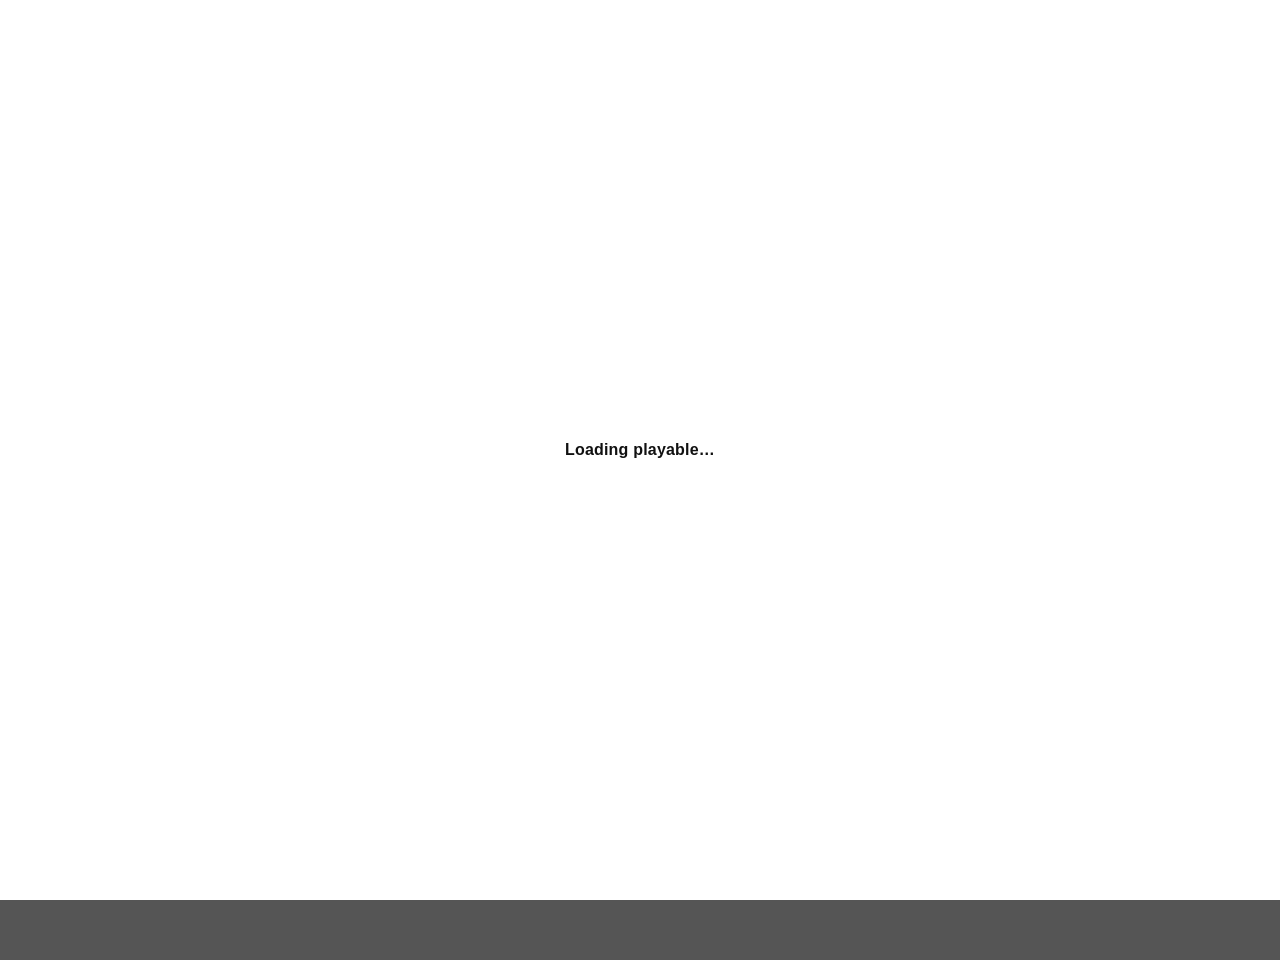
<file: projects/tinder-swipenight-playable/index.html>
<!DOCTYPE html>
<html lang="en">
	<head>
		<script type="text/javascript">window.AOB_DEBUG_OPTIONS = {"onscreenConsole":false,"versionString":null,"logLevel":2,"forceTapToPlay":false};</script>
		<script type="text/javascript">
			(function(){
				function hardMuteMedia(el){
					if (!el) return;
					try { el.muted = true; } catch(e) {}
					try { el.volume = 0; } catch(e) {}
					try { el.setAttribute('muted', ''); } catch(e) {}
					try { el.playsInline = true; } catch(e) {}
					try { el.setAttribute('playsinline', ''); } catch(e) {}
				}
				try {
					var origPlay = HTMLMediaElement.prototype.play;
					HTMLMediaElement.prototype.play = function(){
						hardMuteMedia(this);
						return origPlay.apply(this, arguments);
					};
				} catch(e) {}
				setInterval(function(){
					try {
						document.querySelectorAll('video, audio').forEach(hardMuteMedia);
					} catch(e) {}
				}, 300);
				try {
					document.addEventListener('play', function(e){ hardMuteMedia(e.target); }, true);
					document.addEventListener('volumechange', function(e){ hardMuteMedia(e.target); }, true);
				} catch(e) {}
			})();
		</script>

		<meta charset="UTF-8">
		<meta name="viewport" content="width=device-width, initial-scale=1, viewport-fit=cover">
		<meta name="ref-application-id" content="790911364600244">
		<meta name="ref-asset-id" content="6cd5fce4-93c0-4922-b1dc-323c35f2eb2e">
		<title>Tinder Playable</title>
		<style>
			html, body { width: 100%; height: 100%; margin: 0; overflow: hidden; background-color: #555; }
			#mainDiv { position: relative; width: 100%; max-width: 540px; aspect-ratio: 9 / 16; margin: 0 auto; }
			#gl-canvas, #myCanvas { width: 100%; height: 100%; touch-action: none; }
			#end-overlay { position: fixed; inset: 0; display: none; align-items: center; justify-content: center; background: rgba(0,0,0,0.6); z-index: 999999; }
			#hint-overlay { position: fixed; inset: 0; display: none; background: none; z-index: 999999; pointer-events: none; }
			#loading-overlay { position: fixed; inset: 0; display: flex; align-items: center; justify-content: center; background: #fff; z-index: 1000000; pointer-events: none; }
			.loading-text { font-family: -apple-system, BlinkMacSystemFont, Inter, "Segoe UI", Roboto, Helvetica, Arial, sans-serif; font-weight: 600; color: #111; font-size: 16px; letter-spacing: 0.2px; }
			.hint-wrap { position: absolute; left: 50%; top: 50%; transform: translate(-50%, -50%); display: flex; align-items: center; gap: 10px; }
			.hint-avatar { width: 40px; height: 40px; border-radius: 50%; object-fit: cover; }
			.hint-bubble { max-width: min(80vw, 320px); background: #fff; color: #000; padding: 10px 12px; border-radius: 16px; box-shadow: 0 8px 20px rgba(0,0,0,0.18); border: 1px solid rgba(0,0,0,0.08); font-family: 'DM Sans', -apple-system, BlinkMacSystemFont, "Segoe UI", Roboto, Helvetica, Arial, sans-serif; }
			.hint-title { font-weight: 600; font-size: 14px; margin-bottom: 4px; font-family: 'DM Sans', sans-serif; }
			.hint-desc { font-size: 13px; line-height: 1.5; font-family: 'DM Sans', sans-serif; }
			.overlay-card { background: #fff; color: #000; padding: 24px; border-radius: 16px; max-width: 380px; width: calc(100% - 60px); margin: 0 30px; text-align: center; font-family: -apple-system, BlinkMacSystemFont, Inter, Segoe UI, Roboto, sans-serif; box-shadow: 0 20px 40px rgba(0,0,0,0.24); border: 1px solid rgba(0,0,0,0.08); }
			.overlay-icon { width: 56px; height: 56px; border-radius: 50%; background: linear-gradient(135deg,#FFD406,#144EE3,#0CB8FF,#29E0B2); margin: 0 auto 12px; display: flex; align-items: center; justify-content: center; color: #fff; font-size: 24px; }
			.overlay-avatar { width: 56px; height: 56px; border-radius: 50%; display: block; margin: 0 auto 12px; object-fit: cover; }
			.overlay-title { font-weight: 700; margin-bottom: 8px; }
			.overlay-desc { font-size: 14px; line-height: 1.6; margin-bottom: 10px; }
			.overlay-countdown { font-size: 13px; opacity: 0.7; margin-bottom: 12px; }
			.overlay-progress { height: 6px; background: rgba(0,0,0,0.08); border-radius: 999px; overflow: hidden; }
			.overlay-bar { width: 0%; height: 100%; background: linear-gradient(90deg,#144EE3,#29E0B2); transition: width 7s linear; }
		</style>
	</head>
	<body style="background-color: #555; margin: 0px;">

	<div id="mainDiv" style="position: relative">
		<canvas style="position: absolute; z-index: 0; left: 0;right: 0; margin: auto;" id="gl-canvas" width="540" height="960"></canvas>
		<canvas style="position: absolute; z-index: 1; left: 0;right: 0; margin: auto;" id="myCanvas" width="540" height="960"></canvas>
	</div>
	<div id="end-overlay"><div class="overlay-card"><img class="overlay-avatar" src="../../assets/images/VINH_Port.png" alt="Vinh Avatar"><div class="overlay-title">Round Completed</div><div class="overlay-desc">You’ve finished this round. I will reload the playable so you can keep playing.</div><div class="overlay-countdown">Returning to start in 7s…</div><div class="overlay-progress"><div class="overlay-bar"></div></div></div></div>
	<div id="hint-overlay"><div class="hint-wrap"><img class="hint-avatar" src="../../assets/images/VINH_Port.png" alt="Vinh Avatar"><div class="hint-bubble"><div class="hint-title">Let’s Swipe</div><div class="hint-desc">Left or Right?</div></div></div></div>
	<div id="loading-overlay"><div class="loading-text">Loading playable…</div></div>

	
	<script>
		async function inlineAvatar() {
			try {
				var imgs = document.querySelectorAll('.overlay-avatar, .hint-avatar');
				if (!imgs || !imgs.length) return;
				const res = await fetch('../../assets/images/VINH_Port.png', { cache: 'no-store' });
				if (!res.ok) return;
				const blob = await res.blob();
				const reader = new FileReader();
				reader.onloadend = function() {
					imgs.forEach(function(img){ img.src = reader.result; });
				};
				reader.readAsDataURL(blob);
			} catch (e) {
				console.warn('Avatar inline failed:', e);
			}
		}
		function hideLoadingOverlay() {
			var el = document.getElementById('loading-overlay');
			if (el) { el.style.display = 'none'; }
		}
		function showLoadingOverlay() {
			var el = document.getElementById('loading-overlay');
			if (el) { el.style.display = 'flex'; }
		}
		(function(){
			var watched = new WeakSet();
			function hook(el){
				if (!el || watched.has(el)) return;
				watched.add(el);
				el.addEventListener('loadstart', showLoadingOverlay, true);
				el.addEventListener('waiting', showLoadingOverlay, true);
				el.addEventListener('stalled', showLoadingOverlay, true);
				el.addEventListener('playing', hideLoadingOverlay, true);
				el.addEventListener('canplay', hideLoadingOverlay, true);
				el.addEventListener('canplaythrough', hideLoadingOverlay, true);
			}
			function scan(){
				try { document.querySelectorAll('video, audio').forEach(hook); } catch(e) {}
			}
			if (document.readyState === 'loading') document.addEventListener('DOMContentLoaded', scan, { once: true });
			else scan();
			var mo = new MutationObserver(scan);
			mo.observe(document.documentElement, { childList: true, subtree: true });
		})();
		function showEndMessageThenRestart() {
			var ov = document.getElementById('end-overlay');
			if (ov) { ov.style.display = 'flex'; }
			inlineAvatar();
			var cd = document.querySelector('.overlay-countdown');
			var bar = document.querySelector('.overlay-bar');
			var s = 7;
			if (cd) { cd.textContent = 'Returning to start in ' + s + 's…'; }
			if (bar) { bar.style.width = '100%'; }
			var t = setInterval(function(){ s -= 1; if (s <= 0) { clearInterval(t); } if (cd) { cd.textContent = 'Returning to start in ' + s + 's…'; } }, 1000);
			setTimeout(function(){ location.reload(); }, 7000);
		}
		function openCTA(URL) { showEndMessageThenRestart(); }
		function showURL(url) { showEndMessageThenRestart(); }
		function sendRequestToURL(url) { showEndMessageThenRestart(); }
		function outsideCallUnitComplete() {}
		(function(){
			var firstLoopHandled = false;
			var hintTimerStarted = false;
			var hintTimer = null;
			var interactedSinceLoop = false;
				setTimeout(hideLoadingOverlay, 12000);
			function showHint(){ var ov = document.getElementById('hint-overlay'); if (ov) { ov.style.display = 'block'; } inlineAvatar(); }
			function hideHint(){ var ov = document.getElementById('hint-overlay'); if (ov) { ov.style.display = 'none'; } }
			function resetHintState(){ if (hintTimer) { clearTimeout(hintTimer); hintTimer = null; } hintTimerStarted = false; hideHint(); }
			if (!hintTimerStarted) {
				hintTimerStarted = true;
				hintTimer = setTimeout(function(){
					if (!firstLoopHandled && !interactedSinceLoop) { showHint(); firstLoopHandled = true; }
				}, 4000);
			}
			function onUserInteract(){
				if (!firstLoopHandled) { firstLoopHandled = true; }
				interactedSinceLoop = true;
				resetHintState();
					hideLoadingOverlay();
				try { if (window.parent) { window.parent.postMessage({ type: 'playable-interact' }, '*'); } } catch(e){}
				notify(false);
			}
			function notify(active){ try { if (window.parent) { window.parent.postMessage({ type: 'playable-loop', active: !!active }, '*'); } } catch(e){} }
			var listenedVideos = new WeakSet();
			function scan(){
				var vids = document.querySelectorAll('video');
				var active = false;
				var hasVideos = vids && vids.length > 0;
				vids.forEach(function(v){
					if (!listenedVideos.has(v)) {
						listenedVideos.add(v);
						var lastT = 0;
						v.addEventListener('timeupdate', function(){
							var t = v.currentTime || 0;
							if (t < lastT - 0.2) { 
								interactedSinceLoop = false; 
								notify(true); 
							}
							lastT = t;
						}, true);
					}
					if ((v.loop || v.getAttribute('loop')!==null) && !v.paused && !interactedSinceLoop) { active = true; }
				});
				if (!hasVideos && !interactedSinceLoop) { active = true; }
				notify(active);
				if (active && !firstLoopHandled && !hintTimerStarted) {
					hintTimerStarted = true;
					hintTimer = setTimeout(function(){
						if (!firstLoopHandled) { showHint(); firstLoopHandled = true; }
					}, 4000);
				}
			}
			var mo = new MutationObserver(scan);
			mo.observe(document.documentElement, { childList: true, subtree: true, attributes: true, attributeFilter: ['loop'] });
			setInterval(scan, 1000);
			document.addEventListener('play', scan, true);
			document.addEventListener('pause', scan, true);
			document.addEventListener('ended', function(){
				if (!firstLoopHandled && !hintTimerStarted) {
					hintTimerStarted = true;
					hintTimer = setTimeout(function(){
						if (!firstLoopHandled) { showHint(); firstLoopHandled = true; }
					}, 4000);
				}
			}, true);
			document.addEventListener('touchstart', onUserInteract, true);
			document.addEventListener('pointerdown', onUserInteract, true);
			document.addEventListener('mousedown', onUserInteract, true);
			document.addEventListener('keydown', onUserInteract, true);
		})();
	</script>
	
	<script type="text/javascript">var _0x314a=['getBoundingClientRect','pageX','touches','currentEventLocationX','touchDownEvent','panEvent','timeStamp','touch\x20event\x20done','creating\x20tap\x20event','tapEvent','creating\x20swipe\x20event\x20-\x20status:\x20done','swipeEvent','addTouchEvent','touchCount','getValidTouchEventsForViews','Got\x20touch\x20type:\x20','eventType','getConditionalInProgress','getConditionalEnded','getConditionalX','getConditionalDistance','pow','getConditionalDistanceY','getDisplacementX','getDisplacementY','getStartY','getSpeed','sqrt','getAngleDegrees','clearTouchQueue','touch','touchZone','view\x20manager\x20constructor\x20got\x20canvas:\x20','globalAlpha','actionHandler','views','viewStack','touchZoneManager','setupView','handleTouches','updateTime','validTouchEvents','validBackgroundTouches','_handleValidTouch','recursiveDraw','view\x20manager\x20reset\x20canvas\x20bounds\x20with\x20canvas:\x20','_hideView','showOnlyTheseViews','_getViewWithIDFromViews','warn','WARNING:\x20Cannot\x20get\x20view\x20for\x20ID:\x20','ERROR:\x20View\x20not\x20found:\x20with\x20audioManager:\x20','_showView','WARNING:\x20View\x20not\x20found:\x20','getViewWithID','ERROR:\x20setTextToView\x20text\x20value\x20is\x20undefined.','eventStatus','buttonAction','performActionsOnActivate','performStatefulInteractions','kAOBViewSerializationValuePanBehaviorTypeTracking','startX','performBackgroundImageAction','setupVideoElement','currentSegment','segmentInfo','begin_time','end_time','segmentCompleted','_shouldBePlaying','autoplay','muted','setAttribute','playsinline','blur','blur\x20event','pause','focus\x20event','resume','visibilityState','hidden\x20window.\x20pausing\x20video','onended','completedSegments','add','isPaused','currentTime','loopCount','seeked','HAVE_CURRENT_DATA','play','loops','HAVE_METADATA','playbackRate','clear','resumed\x20at\x20unexpected\x20timestamp','isPlaying','isReady','playbackReady','segmentID','loop','WARNING:\x20No\x20video\x20asset\x20found','videoElements','WARNING:\x20No\x20video\x20player\x20created','movieView','WARNING:\x20No\x20Movie\x20view\x20created','mainDrawLoop','seek','missing\x20background\x20image\x20for\x20resource\x20id:\x20','[placeholderVolumeChangeListener]\x20volume\x20changed\x20before\x20any\x20audio\x20playback.','buffer','startTime','volume','audioManager','decodeInProgress','onEnded','_playCalledWhileStopping','_stopping','_play','audioContextMixerNode','_onEnded','audioContext','node','createAudioBufferNode','currentGlobalTime','decodeAudioData','ERROR:\x20','stopped','pauseTime','clone','activeSounds','enabled','updateGlobalTime','getCurrentGlobalTime','enableAudio','Enabling\x20audio','AudioContext','webkitAudioContext','createChannelMerger','audioContextGainNode','createGain','connect','destination','audioVolumeChange','gain','setValueAtTime','getAudioVolume','currentMusicElement','prevSoundClip','Encountered\x20error\x20when\x20attempting\x20to\x20enable\x20audio:\x20','setTargetAtTime','visibility\x20change','suspending\x20audio','suspend','Sound\x20element\x20not\x20specified\x20for\x20id:\x20','stopSound','pauseSound','resumeSound','changeSoundVolume','playMusicWithID','Music\x20element\x20not\x20specified\x20for\x20ID:\x20','WARNING:\x20No\x20music\x20element\x20isPlaying\x20to\x20stop','pauseMusic','WARNING:\x20No\x20music\x20element\x20isPlaying\x20to\x20pause','resumeMusic','changeMusicVolume','start','stateMachine','reportingManager','ERROR:\x20View\x20Manager\x20not\x20VALID!!!','videoManager','isEdgeSegmentEndIdValid','has','kAOBViewSerializationValueButtonActionTypeDoneSkip','ERROR:\x20Skip\x20button\x20not\x20supported.','kAOBViewSerializationValueButtonActionTypeAppStore','sendStoreVisited','kAOBViewSerializationValueButtonActionTypeShowURL','url','kAOBViewSerializationValueButtonActionTypeOpenURL','no\x20url\x20on\x20open\x20url\x20action','invalid\x20open\x20url','kAOBViewSerializationValueButtonActionTypeGotoState','newStateID','changeState','AOBReportStateChangeEntryTransitionStyleUserInteraction','doAction','actionType','kAOBStateMachineSerializationValueActionShowOnlyTheseViews','viewIDs','ERROR:\x20List\x20of\x20view\x20IDs\x20not\x20specified\x20for\x20action:\x20','viewManager','kAOBStateMachineSerializationValueActionShowOnlyTheseBaseViews','showOnlyTheseBaseViews','viewID','ERROR:\x20No\x20show\x20view\x20id\x20specified','showViewWithID','kAOBStateMachineSerializationValueActionHideView','ERROR:\x20No\x20view\x20id\x20specified\x20for\x20HideView\x20Action','hideViewWithID','kAOBStateMachineSerializationValueActionSetText','ERROR:\x20ViewID\x20not\x20specified\x20for\x20SetText\x20Action','setTextToView','kAOBStateMachineSerializationValueActionSetImageId','resourceId','setImageToView','kAOBStateMachineSerializationValueActionSetBackgroundImageId','setBackgroundImageAction','kAOBStateMachineSerializationValueActionSetStringVariableToTextFieldId','kAOBStateMachineSerializationKeyActionViewId','kAOBStateMachineSerializationKeyStringVariableName','getStringVariable','kAOBStateMachineSerializationValueActionPlayMovie','ERROR:\x20No\x20movie\x20ID\x20specified','kAOBStateMachineSerializationValueActionResumeMovie','seekFrame','ERROR:\x20Frame\x20number\x20not\x20specified\x20for\x20seek\x20action','kAOBStateMachineSerializationValueActionPlayMusic','musicID','ERROR:\x20Play\x20music\x20ID\x20not\x20specified','kAOBStateMachineSerializationValueActionStopMusic','stopMusic','kAOBStateMachineSerializationValueActionPauseMusic','kAOBStateMachineSerializationValueActionResumeMusic','kAOBStateMachineSerializationValueActionPlaySound','soundID','soundLooping','delay','soundVolume','playSoundWithID','kAOBStateMachineSerializationValueActionPauseSound','kAOBStateMachineSerializationValueActionResumeSound','kAOBStateMachineSerializationValueActionStopSound','ERROR:\x20stop\x20sound\x20ID\x20not\x20specified','kAOBStateMachineSerializationValueActionChangeSoundVolume','ERROR:\x20Counter\x20name\x20not\x20specified','changeType','number','ERROR:\x20counter\x20value\x20not\x20specified','MIN_SAFE_INTEGER','max','MAX_SAFE_INTEGER','setCounter','variableName','setStringVariable','ERROR:\x20Clear\x20string\x20Variable\x20name\x20not\x20set','clearStringVariable','kAOBStateMachineSerializationValueActionOpenURL','urlString','retryCount','kAOBStateMachineSerializationValueActionShowURL','showURLString','viewId','replacementForFormatElement','kAOBStateMachineSerializationValueActionSetTrigger','ERROR:\x20No\x20trigger\x20name\x20set\x20for\x20setTrigger\x20Action','setTrigger','kAOBStateMachineSerializationValueActionClearTrigger','triggerName','ERROR:\x20No\x20trigger\x20name\x20set\x20for\x20clearTrigger\x20Action','clearTrigger','ERROR:\x20No\x20global\x20timer\x20id\x20set\x20for\x20startGlobalTimer\x20action','startGlobalTimer','kAOBStateMachineSerializationValueActionStopGlobalTimer','ERROR:\x20No\x20global\x20timer\x20id\x20set\x20for\x20stopGlobalTimer\x20action','stopAllGlobalTimers','kAOBViewSerializationValueInteractionGroupConditionalStarting','getConditionalStarting','kAOBViewSerializationValueInteractionGroupConditionalEnded','getGestureIsDone','getArgumentForStatefulInteractionConditional','conditionalActionKey','kAOBViewSerializationKeyInteractionGroupConditionalDistance','kAOBViewSerializationKeyInteractionGroupConditionalDistanceX','kAOBViewSerializationKeyInteractionGroupConditionalDistanceY','kAOBViewSerializationKeyInteractionGroupConditionalDisplacementX','kAOBViewSerializationKeyInteractionGroupConditionalDisplacementY','kAOBViewSerializationKeyInteractionGroupConditionalSpeed','kAOBViewSerializationKeyInteractionGroupConditionalDuration','getDuration','kAOBViewSerializationKeyInteractionGroupConditionalAngleDegrees','initialState','initialStateID','states','globalTimerDefinitions','actionsOnLaunch','resetAllState','previousState','triggers','counters','stringVariables','currentStateEntryTime','activeTimersDictionary','performActionsOnLaunch','AOBReportStateChangeEntryTransitionStyleInternal','mainSequence','_handleTransitions','_handleGlobalTimers','_chooseTransitionGroupEdge','clearTriggersInMachineForEdge','fixedState','transitionStyle','counterName','ERROR:\x20Invalid\x20fixedState\x20or\x20counterName','repeats','reps','actions','recordStateChange','currentState','sendImpressionCompleted','actionsOnEnter','_executionConditionsMetForAction','actionsAtTime','sort','nextTimedActionTime','ERROR:\x20Next\x20state\x20not\x20valid\x20','_exitState','actionsOnExit','state\x20machine\x20entering\x20state:\x20','_enterState','interactionGroup','groupConditionals','kAOBViewSerializationKeyInteractionGroupConditionalX','kAOBViewSerializationKeyInteractionGroupConditionalY','getConditionalY','isGestureInConditionalState','conditionalActionValue','clearTriggers','setTriggers','changeCounters','variableNextFormat','ERROR:\x20_chooseTransitionGroupEdge\x20-\x20no\x20current\x20state','transitionGroup','_checkIfTransitionEdgeIsValid','ifTriggers','ifCounters','probability','_actionsAtTime','currentActionAtTimeIndex','triggerList','ifCounterConditionals','isCounterConditionalSatisfied','ifStringVariableConditionals','isStringVariableConditionalSatisfied','_validEdgeForMovieEnd','_validEdgeForTime','_validEdgeForTriggersAndCounters','segmentEndId','beforeSeconds','afterSeconds','MAX_VALUE','isTriggerSet','ifStrings','filter','ERROR:\x20regex\x20failed\x20for\x20counter\x20string','current_state','previous_state','ERROR:\x20formatting\x20counter\x20string:\x20previous_state\x20not\x20set','ERROR:\x20formatting\x20counter\x20string','ERROR:\x20replacing\x20counter\x20string:\x20previous_state\x20not\x20set','ERROR:\x20replacing\x20counter\x20string','COUNTER:\x20Setting\x20counter\x20','\x20to\x20','kAOBStateMachineSerializationValueCounterChangeTypeAdd','kAOBStateMachineSerializationValueCounterChangeTypeSubtract','kAOBStateMachineSerializationValueCounterChangeTypeMultiply','kAOBStateMachineSerializationValueCounterChangeTypeDivide','kAOBStateMachineSerializationValueCounterChangeTypeModulo','kAOBStateMachineSerializationValueCounterChangeTypeChange','assign','backgroundAction','conditionalArc','comparison','kAOBViewSerializationValueComparisonTypeEqual','kAOBViewSerializationValueComparisonTypeLessThanOrEqual','kAOBViewSerializationValueComparisonTypeLessThan','kAOBViewSerializationValueComparisonTypeGreaterThanOrEqual','kAOBViewSerializationValueComparisonTypeGreaterThan','kAOBStateMachineSerializationValueCounterComparisonTypeLessThanOrEqual','kAOBStateMachineSerializationValueCounterComparisonTypeLessThan','kAOBStateMachineSerializationValueCounterComparisonTypeGreaterThanOrEqual','kAOBStateMachineSerializationValueCounterComparisonTypeGreaterThan','logLevel','setLoggerLevel\x20called,\x20but\x20AOB_DEBUG_OPTIONS\x20doesn\x27t\x20exist','show\x20loading\x20screen\x20with\x20optionalScreenSize\x20=\x20','loading','loading_bottom','posting\x20message:\x20addedUnitLoadingScreen','addedUnitLoadingScreen','dropped\x20message\x20addedUnitLoadingScreen','AppOnboard','USE_B64','instant\x20resources\x20failure:\x20','focus','ERROR:\x20Action\x20Handler\x20cannot\x20be\x20created','forceTapToPlay','[testIfMediaWillPlay]\x20forcing\x20tap\x20to\x20play','playsInline','[data-uri]\x0a','reject:\x20no\x20video\x20promise','videos\x20not\x20promisey','NotAllowedError','unusual\x20error:\x20','starting\x20state\x20machine\x20and\x20main\x20run\x20loop','presentation\x20aspect\x20ratio:\x20','\x20from\x20','black','requestAnimationFrame','Encountered\x20Error:\x20','remove\x20loading\x20screen','parentNode','postMessage','removedUnitLoadingScreen','Something\x20horrible\x20happened:\x20','caught:\x20','trace','exports','call','undefined','toStringTag','Module','defineProperty','__esModule','string','bind','default','prototype','hasOwnProperty','Cannot\x20call\x20a\x20class\x20as\x20a\x20function','setPrototypeOf','__proto__','object','function','Super\x20expression\x20must\x20either\x20be\x20null\x20or\x20a\x20function','create','length','enumerable','configurable','value','key','get','getOwnPropertyDescriptor','this\x20hasn\x27t\x20been\x20initialised\x20-\x20super()\x20hasn\x27t\x20been\x20called','symbol','iterator','constructor','resolve','apply','next','throw','set','writable','failed\x20to\x20set\x20property','@@asyncIterator','@@toStringTag','_invoke','suspendedStart','Generator\x20is\x20already\x20running','completed','arg','method','sent','_sent','dispatchException','return','abrupt','executing','normal','type','done','suspendedYield','wrap','getPrototypeOf','forEach','then','delegate','The\x20iterator\x20does\x20not\x20provide\x20a\x20\x27throw\x27\x20method','resultName','nextLoc','iterator\x20result\x20is\x20not\x20an\x20object','catchLoc','finallyLoc','afterLoc','push','completion','tryEntries','root','reset','displayName','GeneratorFunction','mark','awrap','AsyncIterator','async','isGeneratorFunction','Generator','toString','pop','values','prev','charAt','slice','rval','tryLoc','end','try\x20statement\x20without\x20catch\x20or\x20finally','break','continue','complete','illegal\x20catch\x20attempt','regeneratorRuntime\x20=\x20r','isArray','[object\x20Arguments]','Invalid\x20attempt\x20to\x20destructure\x20non-iterable\x20instance','debug','log','info','error','level','logFunctions','_logMessage','[data-uri]','[data-uri]','dapi','screenSize','getScreenSize','mraid','getCurrentPosition','width','height','getElementById','loading_logo','loadingGIF','loading_aoblogo','style','cssText','position:absolute;background:#fff;left:0;top:0;width:','px;z-index:20000;','position:absolute;left:0;top:0;width:','px;height:','px;z-index:20001;','left','top','150px','zIndex','absolute','50px','position:absolute;background:#fff;left:0;top:0;width:100vw;height:100vh;z-index:10000;display:flex;flex-direction:column','position:fixed;left:0;bottom:0;width:100%;flex-grow:1;height:70px;display:flex;flex-direction:row;align-items:flex-end;justify-content:center;z-index:10001','height:50px;padding-bottom:20px','removeEventListener','adResized','TOUCH_DOWN','BUTTON','TAP','SWIPE','PAN','IN_PROGRESS','DONE','getTime','random','replace','navigator','userAgent','WARNING:\x20Not\x20running\x20in\x20a\x20browser','Macintosh','Mac68K','macos','iPhone','iPad','iPod','ios','Win32','Win64','Windows','indexOf','windows','test','android','Linux','IMAGES','sounds','musics','gifs','FONTS','fonts','awaiting\x20promises','all','SOUNDS','GIFS','MOVIES','stop','INFO:\x20No\x20assets\x20specified','keys','asset;','createElement','src','load','seekable','seekable:\x20','duration','videoSegments','creating\x20video\x20promise','onprogress','onsuspend','onerror','data:video/mp4;base64,','b64Data','filename','INFO:\x20No\x20assets\x20specified\x20for\x20','couldn\x27t\x20build\x20asset\x20for\x20','\x20with\x20','\x20in\x20category\x20','assetsfromdict\x20','\x20promise\x20resolving\x20to\x20then','name','asset','instantiated\x20assets\x20for\x20','catch','couldn\x27t\x20get\x20instantiated\x20assets\x20for\x20','with\x20','WARNING:\x20No\x20filename\x20for\x20asset:\x20','no\x20filename\x20for\x20asset\x20','split','toLowerCase','mp3','m4a','arrayBuffer','jpg','jpeg','png','onload','Image\x20failed\x20to\x20load:\x20','gif','ttf','otf','INFO:\x20No\x20fontName,\x20filename\x20or\x20fontType:','appendChild','createTextNode','\x09\x09\x09@font-face\x20{\x09\x09\x09\x09font-family:\x20',';\x09\x09\x09\x09src:\x20url(\x27','\x27)\x20format(\x27','\x27);\x09\x09\x09}\x09\x09','asset\x20id\x20','\x20file\x20','\x20complete','fontName','truetype','NO\x20file\x20Extension:\x20','WARNING:\x20No\x20filename\x20or\x20encodedAssetString\x20for\x20asset:\x20','No\x20filename\x20or\x20encodedAssetString\x20for\x20asset:\x20','creating\x20asset:\x20','data:image/',';base64,','GIF\x20failed\x20to\x20load:\x20','data:image/gif;base64,','INFO:\x20No\x20fontName\x20or\x20fontType:',';\x09\x09\x09\x09src:\x20url(data:font/',';charset=utf-8;base64,','\x27);\x09\x09\x09}\x09\x09\x09','head','NO\x20file\x20extension:\x20','atob','charCodeAt','aob-video-container','display','body','video','kAOBPresentationSerializationKeyPresentationOrientation','innerWidth','innerHeight','calculated\x20canvas\x20size:\x20','calculated\x20canvas\x20margin:\x20','marginTop','add\x20tap\x20to\x20start\x20screen','TAP_TO_CONTINUE','removeChild','touchstart','mousedown','addEventListener','div','img','innerHTML','TAP_TO_CONTINUE_LOGO','no\x20optional\x20screen\x20size\x20for\x20tap\x20to\x20start','TAP_TO_CONTINUE_TOP_CONTAINER','TAP_TO_CONTINUE_BOTTOM_CONTAINER','TAP_TO_CONTINUE_IMAGE','sizeChange','TAP_TO_CONTINUE_TEXT','px;z-index:20000;display:flex;flex-direction:column','min','position','<b>Tap\x20To\x20Continue</b>','0px','60px','textAlign','center','fontFamily','\x27Source\x20Sans\x20Pro\x27,\x20sans-serif','fontSize','xx-large','resize','position:absolute;background:#fff;left:0;top:0;width:100vw;height:100vh;z-index:20000;display:flex;flex-direction:column','width:100%;flex-grow:5;display:flex;align-items:center;flex-direction:column;justify-content:center;z-index:20002','width:25%;padding-bottom:20px','width:14%;padding-bottom:20px','position:fixed;left:0;bottom:0;width:100%;flex-grow:1;height:70px;display:flex;flex-direction:row;align-items:flex-end;justify-content:center;z-index:20001','visible','parent','https://itunes.apple.com/us/app/apple-store/id','https://play.google.com/store/apps/details?id=','appstoreID','androidStoreID','No\x20app\x20store\x20specified','boss.smart.link','app.appsflyer.com','track.tenjin.io','sng.link','go2cloud.org','trim','entries','parentView','zoneGestureType','statefulInteractions','actionsOnActivate','currentTapCount','requiredTapCount','kAOBViewSerializationValueDirectionRight','swipeDirection','kAOBViewSerializationValueDirectionLeft','panBehavior','panTargetViewID','panRestriction','LONG_PRESS','pressDuration','isTouchInZone','xLoc','yLoc','getButtonActions','viewType','kAOBViewSerializationValueTypeView','relativeX','relativeW','relativeH','initiallyVisible','kAOBViewSerializationValueTypeGestureRecognitionView','relativeY','backgroundColor','gestures','parentID','kAOBViewSerializationValueTypeImageView','buttonOptions','kAOBViewSerializationValueTypeLabel','something\x20else','children','setParent','setManager','canvas','move','setVisible','redraw','calculateBounds','draw','manager','getCanvasBounds','containsPoint','context','rgba(','labelOptions','fontColor','#000000FF','textBaseline','Arial','fontAlignment','measureText','splice','shift','text','concat','font','px\x20','fillText','right','imageOptions','imageObj','imageWidth','imageHeight','imageXLoc','imageYLoc','images','scaleType','kAOBViewSerializationValueImageScaleTypeStretch','kAOBViewSerializationValueImageScaleTypeAspectFit','kAOBViewSerializationValueImageScaleTypeAspectFill','kAOBViewSerializationValueImageScaleTypeCenter','calculateImageBounds','ERROR:\x20View\x20ID:\x20Image\x20this.imageOptions.imageID\x20','imageID','initializedTouchZones','ERROR:\x20Cannot\x20create\x20touch\x20zone:\x20','registerTouchZone','isButton','getActions','actionList','ERROR:\x20No\x20action\x20list\x20defined\x20for\x20button:\x20','bufferData','createShader','shaderSource','compileShader','getShaderParameter','COMPILE_STATUS','deleteShader','ERROR:\x20Shader\x20file\x20to\x20compile:\x20','ERROR:\x20Cannot\x20load\x20shader\x20of\x20type:\x20','ERROR:\x20Valid\x20video\x20player\x20not\x20given\x20to\x20movie\x20view','videoPlayer','usesBackground','kAOBPresentationSerializationKeyUsesBackground','kAOBPresentationSerializationValuePresentationOrientationLandscape','PRESENTATION_ORIENTATION','movieObj','videoWidth','videoHeight','setupWebGLContextInCanvasWithID','gl-canvas','ERROR:\x20Cannot\x20create\x20movie\x20view','initWebGLTextureForContextAtLevel','resetMovieBounds','setBackgroundTextureCoords','kAOBPresentationSerializationKeyPresentationAspectRatio','movieWidth','movieHeight','movieXLoc','movieYLoc','resetCanvasBounds','previousCanvasDimensions','setBackgroundImage','backgroundImage','wglObject','bindTexture','TEXTURE_2D','texImage2D','RGBA','UNSIGNED_BYTE','mainVideoTextCoords','bgTextCoords','playing','tickTock','_renderBackground','readyState','getError','mainTexture','viewport','uniform2f','u_resolution','uniform1f','u_flipY','bindBuffer','ARRAY_BUFFER','STATIC_DRAW','drawArrays','bgTexture','_displayBackground','bindFramebuffer','FRAMEBUFFER','fbo','framebufferTexture2D','COLOR_ATTACHMENT0','fboTexture','u_texture_option','uniform2fv','u_dir','TRIANGLES','ERROR:\x20Cannot\x20get\x20webGL\x20canvas','getContext','webgl','\x0a\x20\x20\x20\x20\x20\x20\x20\x20precision\x20mediump\x20float;\x0a\x20\x20\x20\x20\x20\x20\x20\x20uniform\x20sampler2D\x20u_sampler;\x0a\x20\x20\x20\x20\x20\x20\x20\x20varying\x20vec2\x20v_texture_coord;\x0a\x20\x20\x20\x20\x20\x20\x20\x20\x0a\x20\x20\x20\x20\x20\x20\x20\x20uniform\x20vec2\x20u_dir;\x0a\x20\x20\x20\x20\x20\x20\x20\x20uniform\x20vec2\x20u_pixel_size;\x0a\x20\x20\x20\x20\x20\x20\x20\x20uniform\x20float\x20u_kernel[9];\x0a\x20\x20\x20\x20\x20\x20\x20\x20uniform\x20float\x20u_texture_option;\x0a\x20\x20\x20\x20\x20\x20\x20\x20\x0a\x20\x20\x20\x20\x20\x20\x20\x20void\x20main()\x20{\x0a\x20\x20\x20\x20\x20\x20\x20\x20\x09if\x20(u_texture_option\x20==\x200.0)\x20{\x0a\x20\x20\x20\x20\x20\x20\x20\x20\x20\x20\x20\x20\x09lowp\x20vec4\x20fragmentColor\x20=\x20texture2D(u_sampler,\x20v_texture_coord);\x0a\x20\x20\x20\x20\x20\x20\x20\x20\x20\x20\x20\x20\x09gl_FragColor\x20=\x20fragmentColor;\x0a\x20\x20\x20\x20\x20\x20\x20\x20\x20\x20\x20\x20}\x0a\x20\x20\x20\x20\x20\x20\x20\x20\x20\x20\x20\x20if\x20(u_texture_option\x20==\x201.0)\x20{\x0a\x20\x20\x20\x20\x20\x20\x20\x20\x20\x20\x20\x20\x0a\x20\x20\x20\x20\x20\x20\x20\x20\x20\x20\x20\x20\x09float\x20blur\x20=\x203.0\x20*\x20u_pixel_size.x;\x0a\x20\x20\x20\x20\x20\x20\x20\x20\x20\x20\x20\x20\x09float\x20hstep\x20=\x20u_dir.x;\x0a\x20\x20\x20\x20\x20\x20\x20\x20\x20\x20\x20\x20\x09float\x20vstep\x20=\x20u_dir.y;\x0a\x20\x20\x20\x20\x20\x20\x20\x20\x20\x20\x20\x20\x20\x20\x20\x20\x20\x20\x20\x20\x20\x20\x20\x20\x09\x0a\x09\x09\x09\x09vec4\x20colorSum\x20=\x0a\x09\x09\x09\x09texture2D(u_sampler,\x20vec2(v_texture_coord.x\x20-\x204.0*blur*hstep,\x20v_texture_coord.y\x20-\x204.0*blur*vstep))\x20*\x20u_kernel[0]\x20+\x0a\x09\x09\x09\x09texture2D(u_sampler,\x20vec2(v_texture_coord.x\x20-\x203.0*blur*hstep,\x20v_texture_coord.y\x20-\x203.0*blur*vstep))\x20*\x20u_kernel[1]\x20+\x0a\x09\x09\x09\x09texture2D(u_sampler,\x20vec2(v_texture_coord.x\x20-\x202.0*blur*hstep,\x20v_texture_coord.y\x20-\x202.0*blur*vstep))\x20*\x20u_kernel[2]\x20+\x0a\x09\x09\x09\x09texture2D(u_sampler,\x20vec2(v_texture_coord.x\x20-\x201.0*blur*hstep,\x20v_texture_coord.y\x20-\x201.0*blur*vstep))\x20*\x20u_kernel[3]\x20+\x0a\x09\x09\x09\x09texture2D(u_sampler,\x20vec2(v_texture_coord.x,\x20v_texture_coord.y))\x20*\x20u_kernel[4]\x20+\x0a\x09\x09\x09\x09texture2D(u_sampler,\x20vec2(v_texture_coord.x\x20+\x201.0*blur*hstep,\x20v_texture_coord.y\x20+\x201.0*blur*vstep))\x20*\x20u_kernel[5]\x20+\x0a\x09\x09\x09\x09texture2D(u_sampler,\x20vec2(v_texture_coord.x\x20+\x202.0*blur*hstep,\x20v_texture_coord.y\x20+\x202.0*blur*vstep))\x20*\x20u_kernel[6]\x20+\x0a\x09\x09\x09\x09texture2D(u_sampler,\x20vec2(v_texture_coord.x\x20+\x203.0*blur*hstep,\x20v_texture_coord.y\x20+\x203.0*blur*vstep))\x20*\x20u_kernel[7]\x20+\x0a\x09\x09\x09\x09texture2D(u_sampler,\x20vec2(v_texture_coord.x\x20+\x204.0*blur*hstep,\x20v_texture_coord.y\x20+\x204.0*blur*vstep))\x20*\x20u_kernel[8];\x0a\x09\x09\x09\x09\x0a\x09\x09\x09\x09vec4\x20overlay\x20=\x20vec4(0.0,\x200.0,\x200.0,\x200.025);\x0a\x20\x20\x20\x20\x0a\x09\x09\x09\x09gl_FragColor\x20=\x20(overlay\x20*\x20overlay.a)\x20+\x20(colorSum\x20*\x20(1.0\x20-\x20overlay.a));\x0a\x20\x20\x20\x20\x20\x20\x20\x20\x20\x20\x20\x20\x20\x20\x20\x20\x20\x20\x20\x20\x0a\x20\x20\x20\x20\x20\x20\x20\x20\x20\x20\x20\x20}\x0a\x20\x20\x20\x20\x20\x20\x20\x20}\x0a\x20\x20\x20\x20\x20\x20','platform','appVersion','match','\x0a\x20\x20\x20\x20\x20\x20\x20\x20precision\x20mediump\x20float;\x0a\x20\x20\x20\x20\x20\x20\x20\x20uniform\x20sampler2D\x20u_sampler;\x0a\x20\x20\x20\x20\x20\x20\x20\x20varying\x20vec2\x20v_texture_coord;\x0a\x20\x20\x20\x20\x20\x20\x20\x20\x0a\x20\x20\x20\x20\x20\x20\x20\x20uniform\x20vec2\x20u_dir;\x0a\x20\x20\x20\x20\x20\x20\x20\x20uniform\x20vec2\x20u_pixel_size;\x0a\x20\x20\x20\x20\x20\x20\x20\x20uniform\x20float\x20u_kernel[9];\x0a\x20\x20\x20\x20\x20\x20\x20\x20uniform\x20float\x20u_texture_option;\x0a\x20\x20\x20\x20\x20\x20\x20\x20\x0a\x20\x20\x20\x20\x20\x20\x20\x20void\x20main()\x20{\x0a\x20\x20\x20\x20\x20\x20\x20\x20\x09if\x20(u_texture_option\x20==\x200.0)\x20{\x0a\x20\x20\x20\x20\x20\x20\x20\x20\x20\x20\x20\x20\x09lowp\x20vec4\x20fragmentColor\x20=\x20texture2D(u_sampler,\x20v_texture_coord);\x0a\x20\x20\x20\x20\x20\x20\x20\x20\x20\x20\x20\x20\x09lowp\x20vec4\x20remix\x20=\x20vec4(fragmentColor.b,\x20fragmentColor.g,fragmentColor.r,fragmentColor.a);\x20\x0a\x20\x20\x20\x20\x20\x20\x20\x20\x20\x20\x20\x20\x09gl_FragColor\x20=\x20remix;\x0a\x20\x20\x20\x20\x20\x20\x20\x20\x20\x20\x20\x20}\x0a\x20\x20\x20\x20\x20\x20\x20\x20\x20\x20\x20\x20if\x20(u_texture_option\x20==\x201.0)\x20{\x20\x20\x20\x20\x20\x20\x20\x20\x20\x20\x20\x20\x09\x0a\x20\x20\x20\x20\x20\x20\x20\x20\x20\x20\x20\x20\x09float\x20blur\x20=\x203.0\x20*\x20u_pixel_size.x;\x0a\x20\x20\x20\x20\x20\x20\x20\x20\x20\x20\x20\x20\x09float\x20hstep\x20=\x20u_dir.x;\x0a\x20\x20\x20\x20\x20\x20\x20\x20\x20\x20\x20\x20\x09float\x20vstep\x20=\x20u_dir.y;\x0a\x20\x20\x20\x20\x20\x20\x20\x20\x20\x20\x20\x20\x20\x20\x20\x20\x20\x20\x20\x20\x20\x20\x20\x20\x09\x0a\x09\x09\x09\x09vec4\x20colorSum\x20=\x0a\x09\x09\x09\x09texture2D(u_sampler,\x20vec2(v_texture_coord.x\x20-\x204.0*blur*hstep,\x20v_texture_coord.y\x20-\x204.0*blur*vstep))\x20*\x20u_kernel[0]\x20+\x0a\x09\x09\x09\x09texture2D(u_sampler,\x20vec2(v_texture_coord.x\x20-\x203.0*blur*hstep,\x20v_texture_coord.y\x20-\x203.0*blur*vstep))\x20*\x20u_kernel[1]\x20+\x0a\x09\x09\x09\x09texture2D(u_sampler,\x20vec2(v_texture_coord.x\x20-\x202.0*blur*hstep,\x20v_texture_coord.y\x20-\x202.0*blur*vstep))\x20*\x20u_kernel[2]\x20+\x0a\x09\x09\x09\x09texture2D(u_sampler,\x20vec2(v_texture_coord.x\x20-\x201.0*blur*hstep,\x20v_texture_coord.y\x20-\x201.0*blur*vstep))\x20*\x20u_kernel[3]\x20+\x0a\x09\x09\x09\x09texture2D(u_sampler,\x20vec2(v_texture_coord.x,\x20v_texture_coord.y))\x20*\x20u_kernel[4]\x20+\x0a\x09\x09\x09\x09texture2D(u_sampler,\x20vec2(v_texture_coord.x\x20+\x201.0*blur*hstep,\x20v_texture_coord.y\x20+\x201.0*blur*vstep))\x20*\x20u_kernel[5]\x20+\x0a\x09\x09\x09\x09texture2D(u_sampler,\x20vec2(v_texture_coord.x\x20+\x202.0*blur*hstep,\x20v_texture_coord.y\x20+\x202.0*blur*vstep))\x20*\x20u_kernel[6]\x20+\x0a\x09\x09\x09\x09texture2D(u_sampler,\x20vec2(v_texture_coord.x\x20+\x203.0*blur*hstep,\x20v_texture_coord.y\x20+\x203.0*blur*vstep))\x20*\x20u_kernel[7]\x20+\x0a\x09\x09\x09\x09texture2D(u_sampler,\x20vec2(v_texture_coord.x\x20+\x204.0*blur*hstep,\x20v_texture_coord.y\x20+\x204.0*blur*vstep))\x20*\x20u_kernel[8];\x0a\x09\x09\x09\x09\x0a\x09\x09\x09\x09vec4\x20overlay\x20=\x20vec4(0.0,\x200.0,\x200.0,\x200.025);\x0a\x20\x20\x20\x20\x0a\x09\x09\x09\x09vec4\x20mixed\x20=\x20(overlay\x20*\x20overlay.a)\x20+\x20(colorSum\x20*\x20(1.0\x20-\x20overlay.a));\x0a\x09\x09\x09\x09\x0a\x09\x09\x09\x09gl_FragColor\x20=\x20vec4(mixed.b,\x20mixed.g,\x20mixed.r,\x20mixed.a);\x0a\x20\x20\x20\x20\x20\x20\x20\x20\x20\x20\x20\x20}\x0a\x20\x20\x20\x20\x20\x20\x20\x20}\x0a\x20\x20\x20\x20\x20\x20','VERTEX_SHADER','ERROR:\x20Cannot\x20create\x20vertex\x20shader','FRAGMENT_SHADER','createProgram','attachShader','getProgramParameter','LINK_STATUS','ERROR:\x20Cannot\x20get\x20GL\x20LINK\x20STATUS','ERROR:\x20Cannot\x20create\x20shader\x20program','\x0a\x20\x20\x20\x20\x20\x20\x20\x20attribute\x20vec2\x20a_position;\x0a\x20\x20\x20\x20\x20\x20\x20\x20attribute\x20vec2\x20a_texture_coord;\x0a\x20\x20\x20\x20\x20\x20\x20\x20attribute\x20float\x20a_texture_option;\x0a\x20\x20\x20\x20\x20\x20\x20\x20uniform\x20vec2\x20u_resolution;\x0a\x20\x20\x20\x20\x20\x20\x20\x20uniform\x20float\x20u_flipY;\x0a\x20\x20\x20\x20\x20\x20\x20\x20varying\x20vec2\x20v_texture_coord;\x0a\x20\x20\x20\x20\x20\x20\x20\x20\x0a\x20\x20\x20\x20\x20\x20\x20\x20void\x20main()\x20{\x0a\x20\x20\x20\x20\x20\x20\x20\x20\x20\x20\x20\x20vec2\x20zeroToOne\x20=\x20a_position\x20/\x20u_resolution;\x0a\x20\x20\x20\x20\x20\x20\x20\x20\x20\x20\x20\x20vec2\x20zeroToTwo\x20=\x20zeroToOne\x20*\x202.0;\x0a\x20\x20\x20\x20\x20\x20\x20\x20\x20\x20\x20\x20vec2\x20clipSpace\x20=\x20zeroToTwo\x20-\x201.0;\x0a\x20\x20\x20\x20\x20\x20\x20\x20\x20\x20\x20\x20gl_Position\x20=\x20vec4(clipSpace\x20*\x20vec2(1,\x20u_flipY),\x200,\x201);\x0a\x20\x20\x20\x20\x20\x20\x20\x20\x20\x20\x20\x20v_texture_coord\x20=\x20a_texture_coord;\x0a\x20\x20\x20\x20\x20\x20\x20\x20}\x0a\x20\x20\x20\x20\x20\x20','ERROR:\x20Cannot\x20create\x20shader\x20programs','getAttribLocation','a_position','ERROR:\x20Cannot\x20get\x20program\x20a_position\x20location','a_texture_coord','ERROR:\x20Cannot\x20get\x20texture\x20coord\x20location','createBuffer','ERROR:\x20Cannot\x20create\x20position\x20buffer','ERROR:\x20Cannot\x20create\x20texture\x20coordinate\x20buffer','program','enableVertexAttribArray','vertexAttribPointer','tcl','FLOAT','getUniformLocation','u_pixel_size','u_kernel[0]','uniform1fv','createTexture','ERROR:\x20Cannot\x20create\x20texture','activeTexture','TEXTURE0','texParameteri','TEXTURE_WRAP_T','CLAMP_TO_EDGE','TEXTURE_MIN_FILTER','TEXTURE_MAG_FILTER','LINEAR','createFramebuffer','unitStartTime','recordedEvents','finishedUnit','network','setStoreVisited','visitedStore','setFinishedUnit','recordEvent','sendImpressionStub','generateReportBase','generateReportPresentation','recordedStateChanges','toUpperCase','kAOBReportSerializationAppOnboardVersion','0.8.0','kAOBReportSerializationNetwork','kAOBReportSerializationFinalizationStyle','7474','kAOBReportSerializationPresentationId','C87811122','kAOBReportSerializationPlatform','kAOBReportSerializationStateList','kAOBReportSerializationEventList','kAOBReportFinalizationStyle','kAOBReportSerializationTotalTime','kAOBReportSerializationVisitedStore','kAOBReportSerializationCompleted','AOB_DEBUG_OPTIONS','onscreenConsole','target','myCanvas','preventDefault','touchzonemanager\x20constructor\x20gesture\x20types:\x20','touchZoneStack','touchQueue','eventStarted','eventInProgress','eventDone','downEventLocationX','downEventLocationY','currentEventLocationY','upEventLocationX','upEventLocationY','eventStartedTimeStamp','currentEventTimeStamp','currentPressTime','currentPressZone','xDelta','yDelta','tDelta','mouseDown','validTouchDownRecord','eventStartedCallback','pageY','overflow','hidden','mousemove','auto','eventUpdateCallback','touchmove','mouseup','eventDoneCallback','reverse','abs','longPressEvent'];(function(_0x3be22e,_0x1ec473){var _0xa21faf=function(_0x3311d0){while(--_0x3311d0){_0x3be22e['push'](_0x3be22e['shift']());}};_0xa21faf(++_0x1ec473);}(_0x314a,0x19f));var _0x1c8c=function(_0x7ebfd7,_0x4048a2){_0x7ebfd7=_0x7ebfd7-0x0;var _0x38b4df=_0x314a[_0x7ebfd7];return _0x38b4df;};!function(_0x2ff324){var _0x5661d9={};function _0x357bf1(_0x566388){if(_0x5661d9[_0x566388])return _0x5661d9[_0x566388][_0x1c8c('0x0')];var _0x48c974=_0x5661d9[_0x566388]={'i':_0x566388,'l':!0x1,'exports':{}};return _0x2ff324[_0x566388][_0x1c8c('0x1')](_0x48c974['exports'],_0x48c974,_0x48c974[_0x1c8c('0x0')],_0x357bf1),_0x48c974['l']=!0x0,_0x48c974[_0x1c8c('0x0')];}_0x357bf1['m']=_0x2ff324,_0x357bf1['c']=_0x5661d9,_0x357bf1['d']=function(_0x2ff324,_0x5661d9,_0x282ff9){_0x357bf1['o'](_0x2ff324,_0x5661d9)||Object['defineProperty'](_0x2ff324,_0x5661d9,{'enumerable':!0x0,'get':_0x282ff9});},_0x357bf1['r']=function(_0x2ff324){_0x1c8c('0x2')!=typeof Symbol&&Symbol[_0x1c8c('0x3')]&&Object['defineProperty'](_0x2ff324,Symbol[_0x1c8c('0x3')],{'value':_0x1c8c('0x4')}),Object[_0x1c8c('0x5')](_0x2ff324,_0x1c8c('0x6'),{'value':!0x0});},_0x357bf1['t']=function(_0x2ff324,_0x5661d9){if(0x1&_0x5661d9&&(_0x2ff324=_0x357bf1(_0x2ff324)),0x8&_0x5661d9)return _0x2ff324;if(0x4&_0x5661d9&&'object'==typeof _0x2ff324&&_0x2ff324&&_0x2ff324[_0x1c8c('0x6')])return _0x2ff324;var _0x18baf3=Object['create'](null);if(_0x357bf1['r'](_0x18baf3),Object[_0x1c8c('0x5')](_0x18baf3,'default',{'enumerable':!0x0,'value':_0x2ff324}),0x2&_0x5661d9&&_0x1c8c('0x7')!=typeof _0x2ff324)for(var _0x6edb7f in _0x2ff324)_0x357bf1['d'](_0x18baf3,_0x6edb7f,function(_0x5661d9){return _0x2ff324[_0x5661d9];}[_0x1c8c('0x8')](null,_0x6edb7f));return _0x18baf3;},_0x357bf1['n']=function(_0x2ff324){var _0x5661d9=_0x2ff324&&_0x2ff324[_0x1c8c('0x6')]?function(){return _0x2ff324[_0x1c8c('0x9')];}:function(){return _0x2ff324;};return _0x357bf1['d'](_0x5661d9,'a',_0x5661d9),_0x5661d9;},_0x357bf1['o']=function(_0x2ff324,_0x5661d9){return Object[_0x1c8c('0xa')][_0x1c8c('0xb')]['call'](_0x2ff324,_0x5661d9);},_0x357bf1['p']='',_0x357bf1(_0x357bf1['s']=0x13);}([function(_0x161a9b,_0x4672ef){_0x161a9b[_0x1c8c('0x0')]=function(_0x161a9b,_0x4672ef){if(!(_0x161a9b instanceof _0x4672ef))throw new TypeError(_0x1c8c('0xc'));};},function(_0x25d813,_0x4f007e){function _0x44c386(_0x4f007e){return _0x25d813[_0x1c8c('0x0')]=_0x44c386=Object[_0x1c8c('0xd')]?Object['getPrototypeOf']:function(_0x25d813){return _0x25d813[_0x1c8c('0xe')]||Object['getPrototypeOf'](_0x25d813);},_0x44c386(_0x4f007e);}_0x25d813[_0x1c8c('0x0')]=_0x44c386;},function(_0x3b686c,_0x1b60a8,_0x1618c7){var _0x10f62b=_0x1618c7(0x8),_0x1a99cd=_0x1618c7(0x7);_0x3b686c[_0x1c8c('0x0')]=function(_0x3b686c,_0x1b60a8){return!_0x1b60a8||_0x1c8c('0xf')!==_0x10f62b(_0x1b60a8)&&'function'!=typeof _0x1b60a8?_0x1a99cd(_0x3b686c):_0x1b60a8;};},function(_0x19cbb9,_0x432696,_0x1536c3){var _0x48d7b6=_0x1536c3(0xf);_0x19cbb9[_0x1c8c('0x0')]=function(_0x19cbb9,_0x432696){if(_0x1c8c('0x10')!=typeof _0x432696&&null!==_0x432696)throw new TypeError(_0x1c8c('0x11'));_0x19cbb9[_0x1c8c('0xa')]=Object[_0x1c8c('0x12')](_0x432696&&_0x432696[_0x1c8c('0xa')],{'constructor':{'value':_0x19cbb9,'writable':!0x0,'configurable':!0x0}}),_0x432696&&_0x48d7b6(_0x19cbb9,_0x432696);};},function(_0x4746c2,_0x2e167){function _0x30c638(_0x4746c2,_0x2e167){for(var _0x30c638=0x0;_0x30c638<_0x2e167[_0x1c8c('0x13')];_0x30c638++){var _0x564260=_0x2e167[_0x30c638];_0x564260[_0x1c8c('0x14')]=_0x564260[_0x1c8c('0x14')]||!0x1,_0x564260[_0x1c8c('0x15')]=!0x0,_0x1c8c('0x16')in _0x564260&&(_0x564260['writable']=!0x0),Object['defineProperty'](_0x4746c2,_0x564260[_0x1c8c('0x17')],_0x564260);}}_0x4746c2[_0x1c8c('0x0')]=function(_0x4746c2,_0x2e167,_0x34dbd4){return _0x2e167&&_0x30c638(_0x4746c2[_0x1c8c('0xa')],_0x2e167),_0x34dbd4&&_0x30c638(_0x4746c2,_0x34dbd4),_0x4746c2;};},function(_0x4dceb1,_0x211514){_0x4dceb1[_0x1c8c('0x0')]=function(_0x4dceb1,_0x211514,_0x254dbb){return _0x211514 in _0x4dceb1?Object[_0x1c8c('0x5')](_0x4dceb1,_0x211514,{'value':_0x254dbb,'enumerable':!0x0,'configurable':!0x0,'writable':!0x0}):_0x4dceb1[_0x211514]=_0x254dbb,_0x4dceb1;};},function(_0x5d32d6,_0x8475cf,_0x5a7b5c){var _0x2232a4=_0x5a7b5c(0xa);function _0xe8cf4d(_0x8475cf,_0x5a7b5c,_0x1ec70d){return _0x1c8c('0x2')!=typeof Reflect&&Reflect[_0x1c8c('0x18')]?_0x5d32d6[_0x1c8c('0x0')]=_0xe8cf4d=Reflect['get']:_0x5d32d6[_0x1c8c('0x0')]=_0xe8cf4d=function(_0x5d32d6,_0x8475cf,_0x5a7b5c){var _0xe8cf4d=_0x2232a4(_0x5d32d6,_0x8475cf);if(_0xe8cf4d){var _0x1ec70d=Object[_0x1c8c('0x19')](_0xe8cf4d,_0x8475cf);return _0x1ec70d['get']?_0x1ec70d[_0x1c8c('0x18')]['call'](_0x5a7b5c):_0x1ec70d['value'];}},_0xe8cf4d(_0x8475cf,_0x5a7b5c,_0x1ec70d||_0x8475cf);}_0x5d32d6['exports']=_0xe8cf4d;},function(_0x1d93c2,_0x51c285){_0x1d93c2[_0x1c8c('0x0')]=function(_0x1d93c2){if(void 0x0===_0x1d93c2)throw new ReferenceError(_0x1c8c('0x1a'));return _0x1d93c2;};},function(_0x2c495f,_0x12a2a5){function _0x307888(_0x12a2a5){return _0x1c8c('0x10')==typeof Symbol&&_0x1c8c('0x1b')==typeof Symbol[_0x1c8c('0x1c')]?_0x2c495f['exports']=_0x307888=function(_0x2c495f){return typeof _0x2c495f;}:_0x2c495f[_0x1c8c('0x0')]=_0x307888=function(_0x2c495f){return _0x2c495f&&_0x1c8c('0x10')==typeof Symbol&&_0x2c495f[_0x1c8c('0x1d')]===Symbol&&_0x2c495f!==Symbol['prototype']?_0x1c8c('0x1b'):typeof _0x2c495f;},_0x307888(_0x12a2a5);}_0x2c495f['exports']=_0x307888;},function(_0x894cd4,_0x17a43a,_0x27bd72){_0x894cd4[_0x1c8c('0x0')]=_0x27bd72(0xe);},function(_0x20e4f8,_0x139ea8,_0x787aad){var _0xfc52cf=_0x787aad(0x1);_0x20e4f8[_0x1c8c('0x0')]=function(_0x20e4f8,_0x139ea8){for(;!Object[_0x1c8c('0xa')]['hasOwnProperty'][_0x1c8c('0x1')](_0x20e4f8,_0x139ea8)&&null!==(_0x20e4f8=_0xfc52cf(_0x20e4f8)););return _0x20e4f8;};},function(_0x2b806a,_0xada137){function _0x571839(_0x2b806a,_0xada137,_0x571839,_0x5ad0de,_0xcd91be,_0x368e3d,_0xee6a27){try{var _0x329195=_0x2b806a[_0x368e3d](_0xee6a27),_0x3802b9=_0x329195[_0x1c8c('0x16')];}catch(_0x3fed73){return void _0x571839(_0x3fed73);}_0x329195['done']?_0xada137(_0x3802b9):Promise[_0x1c8c('0x1e')](_0x3802b9)['then'](_0x5ad0de,_0xcd91be);}_0x2b806a[_0x1c8c('0x0')]=function(_0x2b806a){return function(){var _0xada137=this,_0x3f28f=arguments;return new Promise(function(_0x1d4c0f,_0x26daca){var _0x153792=_0x2b806a[_0x1c8c('0x1f')](_0xada137,_0x3f28f);function _0xafaa66(_0x2b806a){_0x571839(_0x153792,_0x1d4c0f,_0x26daca,_0xafaa66,_0x2461cc,_0x1c8c('0x20'),_0x2b806a);}function _0x2461cc(_0x2b806a){_0x571839(_0x153792,_0x1d4c0f,_0x26daca,_0xafaa66,_0x2461cc,_0x1c8c('0x21'),_0x2b806a);}_0xafaa66(void 0x0);});};};},function(_0x461155,_0x1e5935,_0x4cf0c9){var _0x47daf0=_0x4cf0c9(0xa),_0x3975cd=_0x4cf0c9(0x5);function _0x142449(_0x461155,_0x1e5935,_0x4cf0c9,_0x347bfa){return(_0x142449='undefined'!=typeof Reflect&&Reflect[_0x1c8c('0x22')]?Reflect[_0x1c8c('0x22')]:function(_0x461155,_0x1e5935,_0x4cf0c9,_0x142449){var _0x347bfa,_0x49f610=_0x47daf0(_0x461155,_0x1e5935);if(_0x49f610){if((_0x347bfa=Object[_0x1c8c('0x19')](_0x49f610,_0x1e5935))['set'])return _0x347bfa[_0x1c8c('0x22')]['call'](_0x142449,_0x4cf0c9),!0x0;if(!_0x347bfa['writable'])return!0x1;}if(_0x347bfa=Object[_0x1c8c('0x19')](_0x142449,_0x1e5935)){if(!_0x347bfa[_0x1c8c('0x23')])return!0x1;_0x347bfa['value']=_0x4cf0c9,Object[_0x1c8c('0x5')](_0x142449,_0x1e5935,_0x347bfa);}else _0x3975cd(_0x142449,_0x1e5935,_0x4cf0c9);return!0x0;})(_0x461155,_0x1e5935,_0x4cf0c9,_0x347bfa);}_0x461155[_0x1c8c('0x0')]=function(_0x461155,_0x1e5935,_0x4cf0c9,_0x47daf0,_0x3975cd){if(!_0x142449(_0x461155,_0x1e5935,_0x4cf0c9,_0x47daf0||_0x461155)&&_0x3975cd)throw new Error(_0x1c8c('0x24'));return _0x4cf0c9;};},function(_0x25b1a9,_0xb354ad,_0x1a0ef2){var _0x1a9645=_0x1a0ef2(0x10),_0x5083d5=_0x1a0ef2(0x11),_0x209752=_0x1a0ef2(0x12);_0x25b1a9[_0x1c8c('0x0')]=function(_0x25b1a9,_0xb354ad){return _0x1a9645(_0x25b1a9)||_0x5083d5(_0x25b1a9,_0xb354ad)||_0x209752();};},function(_0x46c665,_0x2ded2e,_0x5129c){var _0x5879ce=function(_0x46c665){'use strict';var _0x2ded2e=Object[_0x1c8c('0xa')],_0x5129c=_0x2ded2e[_0x1c8c('0xb')],_0x5879ce=_0x1c8c('0x10')==typeof Symbol?Symbol:{},_0x3db7ad=_0x5879ce[_0x1c8c('0x1c')]||'@@iterator',_0xb6afe8=_0x5879ce['asyncIterator']||_0x1c8c('0x25'),_0x4d5932=_0x5879ce[_0x1c8c('0x3')]||_0x1c8c('0x26');function _0x1277f0(_0x46c665,_0x2ded2e,_0x5129c,_0x5879ce){var _0x3db7ad=_0x2ded2e&&_0x2ded2e[_0x1c8c('0xa')]instanceof _0x261e22?_0x2ded2e:_0x261e22,_0xb6afe8=Object[_0x1c8c('0x12')](_0x3db7ad[_0x1c8c('0xa')]),_0x4d5932=new _0x5db1db(_0x5879ce||[]);return _0xb6afe8[_0x1c8c('0x27')]=function(_0x46c665,_0x2ded2e,_0x5129c){var _0x5879ce=_0x1c8c('0x28');return function(_0x3db7ad,_0xb6afe8){if('executing'===_0x5879ce)throw new Error(_0x1c8c('0x29'));if(_0x1c8c('0x2a')===_0x5879ce){if(_0x1c8c('0x21')===_0x3db7ad)throw _0xb6afe8;return _0x5effb2();}for(_0x5129c['method']=_0x3db7ad,_0x5129c[_0x1c8c('0x2b')]=_0xb6afe8;;){var _0x4d5932=_0x5129c['delegate'];if(_0x4d5932){var _0x1277f0=_0x27f4b8(_0x4d5932,_0x5129c);if(_0x1277f0){if(_0x1277f0===_0x1c74b3)continue;return _0x1277f0;}}if(_0x1c8c('0x20')===_0x5129c[_0x1c8c('0x2c')])_0x5129c[_0x1c8c('0x2d')]=_0x5129c[_0x1c8c('0x2e')]=_0x5129c[_0x1c8c('0x2b')];else if(_0x1c8c('0x21')===_0x5129c[_0x1c8c('0x2c')]){if(_0x1c8c('0x28')===_0x5879ce)throw _0x5879ce=_0x1c8c('0x2a'),_0x5129c[_0x1c8c('0x2b')];_0x5129c[_0x1c8c('0x2f')](_0x5129c[_0x1c8c('0x2b')]);}else _0x1c8c('0x30')===_0x5129c[_0x1c8c('0x2c')]&&_0x5129c[_0x1c8c('0x31')](_0x1c8c('0x30'),_0x5129c['arg']);_0x5879ce=_0x1c8c('0x32');var _0x91e0e0=_0x282ef6(_0x46c665,_0x2ded2e,_0x5129c);if(_0x1c8c('0x33')===_0x91e0e0[_0x1c8c('0x34')]){if(_0x5879ce=_0x5129c[_0x1c8c('0x35')]?_0x1c8c('0x2a'):_0x1c8c('0x36'),_0x91e0e0[_0x1c8c('0x2b')]===_0x1c74b3)continue;return{'value':_0x91e0e0[_0x1c8c('0x2b')],'done':_0x5129c['done']};}_0x1c8c('0x21')===_0x91e0e0[_0x1c8c('0x34')]&&(_0x5879ce=_0x1c8c('0x2a'),_0x5129c[_0x1c8c('0x2c')]='throw',_0x5129c['arg']=_0x91e0e0[_0x1c8c('0x2b')]);}};}(_0x46c665,_0x5129c,_0x4d5932),_0xb6afe8;}function _0x282ef6(_0x46c665,_0x2ded2e,_0x5129c){try{return{'type':'normal','arg':_0x46c665[_0x1c8c('0x1')](_0x2ded2e,_0x5129c)};}catch(_0x2375c7){return{'type':_0x1c8c('0x21'),'arg':_0x2375c7};}}_0x46c665[_0x1c8c('0x37')]=_0x1277f0;var _0x1c74b3={};function _0x261e22(){}function _0xa20453(){}function _0x3a87a6(){}var _0x418be3={};_0x418be3[_0x3db7ad]=function(){return this;};var _0x3b381a=Object[_0x1c8c('0x38')],_0x49dfeb=_0x3b381a&&_0x3b381a(_0x3b381a(_0x11ed87([])));_0x49dfeb&&_0x49dfeb!==_0x2ded2e&&_0x5129c[_0x1c8c('0x1')](_0x49dfeb,_0x3db7ad)&&(_0x418be3=_0x49dfeb);var _0x380159=_0x3a87a6[_0x1c8c('0xa')]=_0x261e22['prototype']=Object[_0x1c8c('0x12')](_0x418be3);function _0x5f05b1(_0x46c665){['next',_0x1c8c('0x21'),_0x1c8c('0x30')][_0x1c8c('0x39')](function(_0x2ded2e){_0x46c665[_0x2ded2e]=function(_0x46c665){return this['_invoke'](_0x2ded2e,_0x46c665);};});}function _0x13c1b0(_0x46c665){var _0x2ded2e;this['_invoke']=function(_0x5879ce,_0x3db7ad){function _0xb6afe8(){return new Promise(function(_0x2ded2e,_0xb6afe8){!function _0x2ded2e(_0x5879ce,_0x3db7ad,_0xb6afe8,_0x4d5932){var _0x1277f0=_0x282ef6(_0x46c665[_0x5879ce],_0x46c665,_0x3db7ad);if(_0x1c8c('0x21')!==_0x1277f0[_0x1c8c('0x34')]){var _0x1c74b3=_0x1277f0['arg'],_0x261e22=_0x1c74b3['value'];return _0x261e22&&_0x1c8c('0xf')==typeof _0x261e22&&_0x5129c['call'](_0x261e22,'__await')?Promise['resolve'](_0x261e22['__await'])[_0x1c8c('0x3a')](function(_0x46c665){_0x2ded2e(_0x1c8c('0x20'),_0x46c665,_0xb6afe8,_0x4d5932);},function(_0x46c665){_0x2ded2e(_0x1c8c('0x21'),_0x46c665,_0xb6afe8,_0x4d5932);}):Promise[_0x1c8c('0x1e')](_0x261e22)['then'](function(_0x46c665){_0x1c74b3[_0x1c8c('0x16')]=_0x46c665,_0xb6afe8(_0x1c74b3);},function(_0x46c665){return _0x2ded2e(_0x1c8c('0x21'),_0x46c665,_0xb6afe8,_0x4d5932);});}_0x4d5932(_0x1277f0['arg']);}(_0x5879ce,_0x3db7ad,_0x2ded2e,_0xb6afe8);});}return _0x2ded2e=_0x2ded2e?_0x2ded2e[_0x1c8c('0x3a')](_0xb6afe8,_0xb6afe8):_0xb6afe8();};}function _0x27f4b8(_0x46c665,_0x2ded2e){var _0x5129c=_0x46c665[_0x1c8c('0x1c')][_0x2ded2e[_0x1c8c('0x2c')]];if(void 0x0===_0x5129c){if(_0x2ded2e[_0x1c8c('0x3b')]=null,_0x1c8c('0x21')===_0x2ded2e['method']){if(_0x46c665[_0x1c8c('0x1c')]['return']&&(_0x2ded2e[_0x1c8c('0x2c')]=_0x1c8c('0x30'),_0x2ded2e[_0x1c8c('0x2b')]=void 0x0,_0x27f4b8(_0x46c665,_0x2ded2e),_0x1c8c('0x21')===_0x2ded2e['method']))return _0x1c74b3;_0x2ded2e[_0x1c8c('0x2c')]=_0x1c8c('0x21'),_0x2ded2e['arg']=new TypeError(_0x1c8c('0x3c'));}return _0x1c74b3;}var _0x5879ce=_0x282ef6(_0x5129c,_0x46c665['iterator'],_0x2ded2e[_0x1c8c('0x2b')]);if(_0x1c8c('0x21')===_0x5879ce[_0x1c8c('0x34')])return _0x2ded2e['method']='throw',_0x2ded2e[_0x1c8c('0x2b')]=_0x5879ce[_0x1c8c('0x2b')],_0x2ded2e['delegate']=null,_0x1c74b3;var _0x3db7ad=_0x5879ce[_0x1c8c('0x2b')];return _0x3db7ad?_0x3db7ad[_0x1c8c('0x35')]?(_0x2ded2e[_0x46c665[_0x1c8c('0x3d')]]=_0x3db7ad[_0x1c8c('0x16')],_0x2ded2e[_0x1c8c('0x20')]=_0x46c665[_0x1c8c('0x3e')],_0x1c8c('0x30')!==_0x2ded2e['method']&&(_0x2ded2e['method']='next',_0x2ded2e['arg']=void 0x0),_0x2ded2e['delegate']=null,_0x1c74b3):_0x3db7ad:(_0x2ded2e['method']='throw',_0x2ded2e[_0x1c8c('0x2b')]=new TypeError(_0x1c8c('0x3f')),_0x2ded2e[_0x1c8c('0x3b')]=null,_0x1c74b3);}function _0x428f29(_0x46c665){var _0x2ded2e={'tryLoc':_0x46c665[0x0]};0x1 in _0x46c665&&(_0x2ded2e[_0x1c8c('0x40')]=_0x46c665[0x1]),0x2 in _0x46c665&&(_0x2ded2e[_0x1c8c('0x41')]=_0x46c665[0x2],_0x2ded2e[_0x1c8c('0x42')]=_0x46c665[0x3]),this['tryEntries'][_0x1c8c('0x43')](_0x2ded2e);}function _0x3dc5ee(_0x46c665){var _0x2ded2e=_0x46c665['completion']||{};_0x2ded2e['type']=_0x1c8c('0x33'),delete _0x2ded2e[_0x1c8c('0x2b')],_0x46c665[_0x1c8c('0x44')]=_0x2ded2e;}function _0x5db1db(_0x46c665){this[_0x1c8c('0x45')]=[{'tryLoc':_0x1c8c('0x46')}],_0x46c665[_0x1c8c('0x39')](_0x428f29,this),this[_0x1c8c('0x47')](!0x0);}function _0x11ed87(_0x46c665){if(_0x46c665){var _0x2ded2e=_0x46c665[_0x3db7ad];if(_0x2ded2e)return _0x2ded2e['call'](_0x46c665);if('function'==typeof _0x46c665[_0x1c8c('0x20')])return _0x46c665;if(!isNaN(_0x46c665[_0x1c8c('0x13')])){var _0x5879ce=-0x1,_0xb6afe8=function _0x2ded2e(){for(;++_0x5879ce<_0x46c665[_0x1c8c('0x13')];)if(_0x5129c[_0x1c8c('0x1')](_0x46c665,_0x5879ce))return _0x2ded2e[_0x1c8c('0x16')]=_0x46c665[_0x5879ce],_0x2ded2e[_0x1c8c('0x35')]=!0x1,_0x2ded2e;return _0x2ded2e[_0x1c8c('0x16')]=void 0x0,_0x2ded2e[_0x1c8c('0x35')]=!0x0,_0x2ded2e;};return _0xb6afe8[_0x1c8c('0x20')]=_0xb6afe8;}}return{'next':_0x5effb2};}function _0x5effb2(){return{'value':void 0x0,'done':!0x0};}return _0xa20453[_0x1c8c('0xa')]=_0x380159[_0x1c8c('0x1d')]=_0x3a87a6,_0x3a87a6[_0x1c8c('0x1d')]=_0xa20453,_0x3a87a6[_0x4d5932]=_0xa20453[_0x1c8c('0x48')]=_0x1c8c('0x49'),_0x46c665['isGeneratorFunction']=function(_0x46c665){var _0x2ded2e=_0x1c8c('0x10')==typeof _0x46c665&&_0x46c665[_0x1c8c('0x1d')];return!!_0x2ded2e&&(_0x2ded2e===_0xa20453||_0x1c8c('0x49')===(_0x2ded2e[_0x1c8c('0x48')]||_0x2ded2e['name']));},_0x46c665[_0x1c8c('0x4a')]=function(_0x46c665){return Object['setPrototypeOf']?Object[_0x1c8c('0xd')](_0x46c665,_0x3a87a6):(_0x46c665[_0x1c8c('0xe')]=_0x3a87a6,_0x4d5932 in _0x46c665||(_0x46c665[_0x4d5932]=_0x1c8c('0x49'))),_0x46c665['prototype']=Object[_0x1c8c('0x12')](_0x380159),_0x46c665;},_0x46c665[_0x1c8c('0x4b')]=function(_0x46c665){return{'__await':_0x46c665};},_0x5f05b1(_0x13c1b0[_0x1c8c('0xa')]),_0x13c1b0['prototype'][_0xb6afe8]=function(){return this;},_0x46c665[_0x1c8c('0x4c')]=_0x13c1b0,_0x46c665[_0x1c8c('0x4d')]=function(_0x2ded2e,_0x5129c,_0x5879ce,_0x3db7ad){var _0xb6afe8=new _0x13c1b0(_0x1277f0(_0x2ded2e,_0x5129c,_0x5879ce,_0x3db7ad));return _0x46c665[_0x1c8c('0x4e')](_0x5129c)?_0xb6afe8:_0xb6afe8[_0x1c8c('0x20')]()['then'](function(_0x46c665){return _0x46c665[_0x1c8c('0x35')]?_0x46c665[_0x1c8c('0x16')]:_0xb6afe8[_0x1c8c('0x20')]();});},_0x5f05b1(_0x380159),_0x380159[_0x4d5932]=_0x1c8c('0x4f'),_0x380159[_0x3db7ad]=function(){return this;},_0x380159[_0x1c8c('0x50')]=function(){return'[object\x20Generator]';},_0x46c665['keys']=function(_0x46c665){var _0x2ded2e=[];for(var _0x5129c in _0x46c665)_0x2ded2e[_0x1c8c('0x43')](_0x5129c);return _0x2ded2e['reverse'](),function _0x5129c(){for(;_0x2ded2e[_0x1c8c('0x13')];){var _0x5879ce=_0x2ded2e[_0x1c8c('0x51')]();if(_0x5879ce in _0x46c665)return _0x5129c['value']=_0x5879ce,_0x5129c[_0x1c8c('0x35')]=!0x1,_0x5129c;}return _0x5129c[_0x1c8c('0x35')]=!0x0,_0x5129c;};},_0x46c665[_0x1c8c('0x52')]=_0x11ed87,_0x5db1db[_0x1c8c('0xa')]={'constructor':_0x5db1db,'reset':function(_0x46c665){if(this[_0x1c8c('0x53')]=0x0,this[_0x1c8c('0x20')]=0x0,this[_0x1c8c('0x2d')]=this[_0x1c8c('0x2e')]=void 0x0,this[_0x1c8c('0x35')]=!0x1,this['delegate']=null,this[_0x1c8c('0x2c')]='next',this[_0x1c8c('0x2b')]=void 0x0,this[_0x1c8c('0x45')][_0x1c8c('0x39')](_0x3dc5ee),!_0x46c665)for(var _0x2ded2e in this)'t'===_0x2ded2e[_0x1c8c('0x54')](0x0)&&_0x5129c['call'](this,_0x2ded2e)&&!isNaN(+_0x2ded2e[_0x1c8c('0x55')](0x1))&&(this[_0x2ded2e]=void 0x0);},'stop':function(){this[_0x1c8c('0x35')]=!0x0;var _0x46c665=this['tryEntries'][0x0]['completion'];if('throw'===_0x46c665['type'])throw _0x46c665[_0x1c8c('0x2b')];return this[_0x1c8c('0x56')];},'dispatchException':function(_0x46c665){if(this['done'])throw _0x46c665;var _0x2ded2e=this;function _0x5879ce(_0x5129c,_0x5879ce){return _0x4d5932[_0x1c8c('0x34')]=_0x1c8c('0x21'),_0x4d5932[_0x1c8c('0x2b')]=_0x46c665,_0x2ded2e['next']=_0x5129c,_0x5879ce&&(_0x2ded2e[_0x1c8c('0x2c')]='next',_0x2ded2e[_0x1c8c('0x2b')]=void 0x0),!!_0x5879ce;}for(var _0x3db7ad=this['tryEntries']['length']-0x1;_0x3db7ad>=0x0;--_0x3db7ad){var _0xb6afe8=this[_0x1c8c('0x45')][_0x3db7ad],_0x4d5932=_0xb6afe8[_0x1c8c('0x44')];if(_0x1c8c('0x46')===_0xb6afe8[_0x1c8c('0x57')])return _0x5879ce(_0x1c8c('0x58'));if(_0xb6afe8['tryLoc']<=this[_0x1c8c('0x53')]){var _0x1277f0=_0x5129c['call'](_0xb6afe8,_0x1c8c('0x40')),_0x282ef6=_0x5129c['call'](_0xb6afe8,'finallyLoc');if(_0x1277f0&&_0x282ef6){if(this[_0x1c8c('0x53')]<_0xb6afe8[_0x1c8c('0x40')])return _0x5879ce(_0xb6afe8[_0x1c8c('0x40')],!0x0);if(this[_0x1c8c('0x53')]<_0xb6afe8['finallyLoc'])return _0x5879ce(_0xb6afe8[_0x1c8c('0x41')]);}else if(_0x1277f0){if(this[_0x1c8c('0x53')]<_0xb6afe8[_0x1c8c('0x40')])return _0x5879ce(_0xb6afe8['catchLoc'],!0x0);}else{if(!_0x282ef6)throw new Error(_0x1c8c('0x59'));if(this[_0x1c8c('0x53')]<_0xb6afe8[_0x1c8c('0x41')])return _0x5879ce(_0xb6afe8['finallyLoc']);}}}},'abrupt':function(_0x46c665,_0x2ded2e){for(var _0x5879ce=this[_0x1c8c('0x45')][_0x1c8c('0x13')]-0x1;_0x5879ce>=0x0;--_0x5879ce){var _0x3db7ad=this[_0x1c8c('0x45')][_0x5879ce];if(_0x3db7ad[_0x1c8c('0x57')]<=this[_0x1c8c('0x53')]&&_0x5129c[_0x1c8c('0x1')](_0x3db7ad,_0x1c8c('0x41'))&&this[_0x1c8c('0x53')]<_0x3db7ad[_0x1c8c('0x41')]){var _0xb6afe8=_0x3db7ad;break;}}_0xb6afe8&&(_0x1c8c('0x5a')===_0x46c665||_0x1c8c('0x5b')===_0x46c665)&&_0xb6afe8[_0x1c8c('0x57')]<=_0x2ded2e&&_0x2ded2e<=_0xb6afe8[_0x1c8c('0x41')]&&(_0xb6afe8=null);var _0x4d5932=_0xb6afe8?_0xb6afe8[_0x1c8c('0x44')]:{};return _0x4d5932[_0x1c8c('0x34')]=_0x46c665,_0x4d5932['arg']=_0x2ded2e,_0xb6afe8?(this[_0x1c8c('0x2c')]=_0x1c8c('0x20'),this[_0x1c8c('0x20')]=_0xb6afe8[_0x1c8c('0x41')],_0x1c74b3):this[_0x1c8c('0x5c')](_0x4d5932);},'complete':function(_0x46c665,_0x2ded2e){if(_0x1c8c('0x21')===_0x46c665[_0x1c8c('0x34')])throw _0x46c665[_0x1c8c('0x2b')];return _0x1c8c('0x5a')===_0x46c665[_0x1c8c('0x34')]||_0x1c8c('0x5b')===_0x46c665['type']?this[_0x1c8c('0x20')]=_0x46c665[_0x1c8c('0x2b')]:'return'===_0x46c665[_0x1c8c('0x34')]?(this['rval']=this[_0x1c8c('0x2b')]=_0x46c665['arg'],this[_0x1c8c('0x2c')]=_0x1c8c('0x30'),this[_0x1c8c('0x20')]=_0x1c8c('0x58')):_0x1c8c('0x33')===_0x46c665['type']&&_0x2ded2e&&(this[_0x1c8c('0x20')]=_0x2ded2e),_0x1c74b3;},'finish':function(_0x46c665){for(var _0x2ded2e=this[_0x1c8c('0x45')][_0x1c8c('0x13')]-0x1;_0x2ded2e>=0x0;--_0x2ded2e){var _0x5129c=this[_0x1c8c('0x45')][_0x2ded2e];if(_0x5129c['finallyLoc']===_0x46c665)return this[_0x1c8c('0x5c')](_0x5129c[_0x1c8c('0x44')],_0x5129c[_0x1c8c('0x42')]),_0x3dc5ee(_0x5129c),_0x1c74b3;}},'catch':function(_0x46c665){for(var _0x2ded2e=this[_0x1c8c('0x45')]['length']-0x1;_0x2ded2e>=0x0;--_0x2ded2e){var _0x5129c=this[_0x1c8c('0x45')][_0x2ded2e];if(_0x5129c[_0x1c8c('0x57')]===_0x46c665){var _0x5879ce=_0x5129c[_0x1c8c('0x44')];if('throw'===_0x5879ce[_0x1c8c('0x34')]){var _0x3db7ad=_0x5879ce[_0x1c8c('0x2b')];_0x3dc5ee(_0x5129c);}return _0x3db7ad;}}throw new Error(_0x1c8c('0x5d'));},'delegateYield':function(_0x46c665,_0x2ded2e,_0x5129c){return this['delegate']={'iterator':_0x11ed87(_0x46c665),'resultName':_0x2ded2e,'nextLoc':_0x5129c},_0x1c8c('0x20')===this[_0x1c8c('0x2c')]&&(this['arg']=void 0x0),_0x1c74b3;}},_0x46c665;}(_0x46c665[_0x1c8c('0x0')]);try{regeneratorRuntime=_0x5879ce;}catch(_0x167a0f){Function('r',_0x1c8c('0x5e'))(_0x5879ce);}},function(_0x19d84a,_0x4e1f85){function _0x919032(_0x4e1f85,_0x40739f){return _0x19d84a[_0x1c8c('0x0')]=_0x919032=Object[_0x1c8c('0xd')]||function(_0x19d84a,_0x4e1f85){return _0x19d84a[_0x1c8c('0xe')]=_0x4e1f85,_0x19d84a;},_0x919032(_0x4e1f85,_0x40739f);}_0x19d84a[_0x1c8c('0x0')]=_0x919032;},function(_0x2a179b,_0x4b400c){_0x2a179b[_0x1c8c('0x0')]=function(_0x2a179b){if(Array[_0x1c8c('0x5f')](_0x2a179b))return _0x2a179b;};},function(_0x4f3c32,_0x12450d){_0x4f3c32['exports']=function(_0x4f3c32,_0x12450d){if(Symbol[_0x1c8c('0x1c')]in Object(_0x4f3c32)||_0x1c8c('0x60')===Object['prototype'][_0x1c8c('0x50')][_0x1c8c('0x1')](_0x4f3c32)){var _0x5caead=[],_0x47a864=!0x0,_0x384a30=!0x1,_0xd7a024=void 0x0;try{for(var _0xb8d110,_0x2a2e56=_0x4f3c32[Symbol[_0x1c8c('0x1c')]]();!(_0x47a864=(_0xb8d110=_0x2a2e56[_0x1c8c('0x20')]())[_0x1c8c('0x35')])&&(_0x5caead[_0x1c8c('0x43')](_0xb8d110[_0x1c8c('0x16')]),!_0x12450d||_0x5caead['length']!==_0x12450d);_0x47a864=!0x0);}catch(_0x440f8c){_0x384a30=!0x0,_0xd7a024=_0x440f8c;}finally{try{_0x47a864||null==_0x2a2e56['return']||_0x2a2e56['return']();}finally{if(_0x384a30)throw _0xd7a024;}}return _0x5caead;}};},function(_0x5bac6d,_0x573bd3){_0x5bac6d['exports']=function(){throw new TypeError(_0x1c8c('0x61'));};},function(_0x124ab3,_0x559a2f,_0x3e0518){'use strict';_0x3e0518['r'](_0x559a2f);var _0x4775e2,_0xfdc144=_0x3e0518(0x8),_0x4b0bc1=_0x3e0518['n'](_0xfdc144),_0x5f4709=_0x3e0518(0x5),_0x2619bd=_0x3e0518['n'](_0x5f4709),_0xbbb16c=0x4,_0x123758=0x3,_0x10a953=0x2,_0x537c77=0x1,_0x3da09f=0x0,_0x5c2bc7={'level':_0x10a953,'logFunctions':(_0x4775e2={},_0x2619bd()(_0x4775e2,_0xbbb16c,_0x1c8c('0x10')==typeof console[_0x1c8c('0x62')]?console['debug']:console[_0x1c8c('0x63')]),_0x2619bd()(_0x4775e2,_0x123758,'function'==typeof console['info']?console[_0x1c8c('0x64')]:console[_0x1c8c('0x63')]),_0x2619bd()(_0x4775e2,_0x123758,console[_0x1c8c('0x63')]),_0x2619bd()(_0x4775e2,_0x10a953,console['warn']),_0x2619bd()(_0x4775e2,_0x537c77,console[_0x1c8c('0x65')]),_0x2619bd()(_0x4775e2,_0x3da09f,function(){}),_0x4775e2),'_logMessage':function(_0x124ab3,_0x559a2f){_0x5c2bc7[_0x1c8c('0x66')]>=_0x124ab3&&_0x5c2bc7[_0x1c8c('0x67')][_0x124ab3][_0x1c8c('0x1f')](console,_0x559a2f);},'debug':function(_0x124ab3){_0x5c2bc7[_0x1c8c('0x68')](_0xbbb16c,arguments);},'log':function(_0x124ab3){_0x5c2bc7[_0x1c8c('0x68')](_0x123758,arguments);},'info':function(_0x124ab3){_0x5c2bc7[_0x1c8c('0x68')](_0x123758,arguments);},'warn':function(_0x124ab3){_0x5c2bc7[_0x1c8c('0x68')](_0x10a953,arguments);},'error':function(_0x124ab3){_0x5c2bc7[_0x1c8c('0x68')](_0x537c77,arguments);}};var _0x26d876=_0x5c2bc7,_0x3655c2=_0x1c8c('0x69'),_0x138c35=_0x1c8c('0x6a');function _0x452982(){if(window[_0x1c8c('0x6b')]&&dapi[_0x1c8c('0x6c')]){var _0x124ab3=dapi[_0x1c8c('0x6d')]();_0x5a2fd4(_0x124ab3);}else if(window[_0x1c8c('0x6e')]&&mraid[_0x1c8c('0x6f')]()){var _0x559a2f=mraid[_0x1c8c('0x6f')]();_0x5a2fd4({'width':_0x559a2f[_0x1c8c('0x70')],'height':_0x559a2f[_0x1c8c('0x71')]});}else _0x5a2fd4();}var _0x5a2fd4=function(_0x124ab3){var _0x559a2f=document[_0x1c8c('0x72')](_0x1c8c('0x73'));if(_0x559a2f){var _0x3e0518=document[_0x1c8c('0x72')]('loading'),_0x4775e2=document[_0x1c8c('0x72')](_0x1c8c('0x74')),_0xfdc144=document[_0x1c8c('0x72')]('loading_bottom'),_0x4b0bc1=document[_0x1c8c('0x72')](_0x1c8c('0x75'));if(_0x124ab3){var _0x5f4709=_0x124ab3[_0x1c8c('0x70')],_0x2619bd=_0x124ab3[_0x1c8c('0x71')];_0x559a2f[_0x1c8c('0x76')][_0x1c8c('0x77')]=_0x1c8c('0x78')+_0x5f4709+'px;height:'+_0x2619bd+_0x1c8c('0x79'),_0x3e0518[_0x1c8c('0x76')][_0x1c8c('0x77')]=_0x1c8c('0x7a')+_0x5f4709+_0x1c8c('0x7b')+_0x2619bd+'px;z-index:20002;',_0xfdc144[_0x1c8c('0x76')][_0x1c8c('0x77')]=_0x1c8c('0x7a')+_0x5f4709+_0x1c8c('0x7b')+_0x2619bd+_0x1c8c('0x7c');_0x4775e2[_0x1c8c('0x76')]['position']='absolute',_0x4775e2[_0x1c8c('0x76')][_0x1c8c('0x7d')]=_0x5f4709/0x2-0x4b+'px',_0x4775e2['style'][_0x1c8c('0x7e')]=_0x2619bd/0x2-0x4b+'px',_0x4775e2[_0x1c8c('0x76')][_0x1c8c('0x70')]=_0x1c8c('0x7f'),_0x4775e2[_0x1c8c('0x76')][_0x1c8c('0x71')]='150px',_0x4775e2[_0x1c8c('0x76')][_0x1c8c('0x80')]=0x4e23;_0x4b0bc1[_0x1c8c('0x76')]['position']=_0x1c8c('0x81'),_0x4b0bc1['style'][_0x1c8c('0x7d')]=_0x5f4709/0x2-0x4c5e/0x6e/0x2+'px',_0x4b0bc1['style'][_0x1c8c('0x7e')]=_0x2619bd-0x32-0x14+'px',_0x4b0bc1['style'][_0x1c8c('0x70')]=0x4c5e/0x6e+'px',_0x4b0bc1['style'][_0x1c8c('0x71')]=_0x1c8c('0x82'),_0x4b0bc1['style'][_0x1c8c('0x80')]=0x4e24;}else _0x559a2f['style'][_0x1c8c('0x77')]=_0x1c8c('0x83'),_0x3e0518['style']['cssText']='width:100%;flex-grow:5;display:flex;align-items:center;flex-direction:column;justify-content:center;z-index:10002',_0x4775e2['style'][_0x1c8c('0x77')]='width:150px',_0xfdc144['style']['cssText']=_0x1c8c('0x84'),_0x4b0bc1[_0x1c8c('0x76')]['cssText']=_0x1c8c('0x85');}else window[_0x1c8c('0x6b')]&&dapi[_0x1c8c('0x86')]?dapi[_0x1c8c('0x86')](_0x1c8c('0x87'),_0x452982):window[_0x1c8c('0x6e')]&&mraid[_0x1c8c('0x86')]?mraid['removeEventListener']('sizeChange',_0x452982):window[_0x1c8c('0x86')]('resize',_0x452982);},_0x34f658=_0x3e0518(0x0),_0x47991f=_0x3e0518['n'](_0x34f658),_0x4febcb={'TOUCH_DOWN':_0x1c8c('0x88'),'BUTTON':_0x1c8c('0x89'),'TAP':_0x1c8c('0x8a'),'SWIPE':_0x1c8c('0x8b'),'LONG_PRESS':'LONG_PRESS','PAN':_0x1c8c('0x8c')},_0x3e7b9c=0x2,_0x1e6ec9=0x4,_0x88ff13=0x8,_0x3037a1=0x10,_0x109add=0x0,_0x337bd6=0x1,_0x4dd00c='STARTED',_0xecc64b=_0x1c8c('0x8d'),_0x1840f2=_0x1c8c('0x8e');function _0x131bf0(_0x124ab3){return void 0x0!==_0x124ab3;}function _0xe9de2b(_0x124ab3){return void 0x0===_0x124ab3;}function _0xba6490(){return new Date()[_0x1c8c('0x8f')]()/0x3e8;}function _0x3e2280(_0x124ab3){return _0x124ab3?(_0x124ab3^0x10*Math[_0x1c8c('0x90')]()>>_0x124ab3/0x4)[_0x1c8c('0x50')](0x10):([0x989680]+-0x3e8+-0xfa0+-0x1f40+-0x174876e800)[_0x1c8c('0x91')](/[018]/g,_0x3e2280);}function _0x503dfb(){var _0x124ab3=window[_0x1c8c('0x92')][_0x1c8c('0x93')],_0x559a2f=window[_0x1c8c('0x92')]['platform'];if(!_0x124ab3||!_0x559a2f)return _0x26d876['log'](_0x1c8c('0x94')),'';var _0x3e0518=null;return-0x1!==[_0x1c8c('0x95'),'MacIntel','MacPPC',_0x1c8c('0x96')]['indexOf'](_0x559a2f)?_0x3e0518=_0x1c8c('0x97'):-0x1!==[_0x1c8c('0x98'),_0x1c8c('0x99'),_0x1c8c('0x9a')]['indexOf'](_0x559a2f)?_0x3e0518=_0x1c8c('0x9b'):-0x1!==[_0x1c8c('0x9c'),_0x1c8c('0x9d'),_0x1c8c('0x9e'),'WinCE'][_0x1c8c('0x9f')](_0x559a2f)?_0x3e0518=_0x1c8c('0xa0'):/Android/[_0x1c8c('0xa1')](_0x124ab3)?_0x3e0518=_0x1c8c('0xa2'):!_0x3e0518&&/Linux/[_0x1c8c('0xa1')](_0x559a2f)&&(_0x3e0518=_0x1c8c('0xa3')),_0x3e0518;}var _0x1cc4a7=_0x3e0518(0x9),_0x236396=_0x3e0518['n'](_0x1cc4a7),_0x47f351=_0x3e0518(0xb),_0x413edb=_0x3e0518['n'](_0x47f351),_0x18c5ea={'VIDEOS':0x0,'IMAGES':0x1,'FONTS':0x2,'SOUNDS':0x3,'MUSICS':0x4,'GIFS':0x5};function _0xfc6399(){var _0x124ab3=STATE_INFO[0x0],_0x559a2f=STATE_INFO[0x1],_0x3e0518=STATE_INFO[0x2],_0x4775e2=STATE_INFO[0x3],_0xfdc144={},_0x4b0bc1=!0x0,_0x5f4709=!0x1,_0x2619bd=void 0x0;try{for(var _0xbbb16c,_0x123758=_0x559a2f[Symbol[_0x1c8c('0x1c')]]();!(_0x4b0bc1=(_0xbbb16c=_0x123758[_0x1c8c('0x20')]())[_0x1c8c('0x35')]);_0x4b0bc1=!0x0){var _0x10a953=_0xbbb16c[_0x1c8c('0x16')];_0xfdc144[_0x10a953['id']]=_0x10a953;}}catch(_0x54a755){_0x5f4709=!0x0,_0x2619bd=_0x54a755;}finally{try{_0x4b0bc1||null==_0x123758[_0x1c8c('0x30')]||_0x123758[_0x1c8c('0x30')]();}finally{if(_0x5f4709)throw _0x2619bd;}}return{'initialStateID':_0x124ab3,'instantiatedStates':_0xfdc144,'globalTimers':_0x3e0518,'actionsOnLaunch':_0x4775e2};}function _0x856a68(){return(_0x856a68=_0x413edb()(_0x236396['a'][_0x1c8c('0x4a')](function _0x124ab3(_0x559a2f){var _0x3e0518,_0x4775e2,_0xfdc144,_0x4b0bc1,_0x5f4709,_0x2619bd,_0xbbb16c,_0x123758,_0x10a953,_0x537c77,_0x3da09f=arguments;return _0x236396['a'][_0x1c8c('0x37')](function(_0x124ab3){for(;;)switch(_0x124ab3['prev']=_0x124ab3[_0x1c8c('0x20')]){case 0x0:return _0x3e0518=_0x3da09f[_0x1c8c('0x13')]>0x1&&void 0x0!==_0x3da09f[0x1]&&_0x3da09f[0x1],_0x4775e2=_0x37c1d7(ALL_ASSETS[_0x1c8c('0xa4')],_0x559a2f,'images'),_0xfdc144=_0x37c1d7(ALL_ASSETS['SOUNDS'],_0x559a2f,_0x1c8c('0xa5')),_0x4b0bc1=_0x37c1d7(ALL_ASSETS['MUSICS'],_0x559a2f,_0x1c8c('0xa6')),_0x5f4709=_0x37c1d7(ALL_ASSETS['GIFS'],_0x559a2f,_0x1c8c('0xa7')),_0x2619bd=_0x37c1d7(ALL_ASSETS[_0x1c8c('0xa8')],_0x559a2f,_0x1c8c('0xa9')),_0xbbb16c=_0x1d4c57(ALL_ASSETS['MOVIES'],_0x559a2f,_0x3e0518),_0x123758=[_0x4775e2,_0xfdc144,_0x4b0bc1,_0x5f4709,_0x2619bd,_0xbbb16c],_0x26d876[_0x1c8c('0x63')](_0x1c8c('0xaa')),_0x124ab3[_0x1c8c('0x20')]=0xb,Promise[_0x1c8c('0xab')](_0x123758);case 0xb:return _0x10a953=_0x124ab3[_0x1c8c('0x2d')],_0x26d876['log']('past\x20results'),(_0x537c77={})[_0x18c5ea['IMAGES']]=_0x10a953[0x0],_0x537c77[_0x18c5ea[_0x1c8c('0xac')]]=_0x10a953[0x1],_0x537c77[_0x18c5ea['MUSICS']]=_0x10a953[0x2],_0x537c77[_0x18c5ea[_0x1c8c('0xad')]]=_0x10a953[0x3],_0x537c77[_0x18c5ea['FONTS']]=_0x10a953[0x4],_0x537c77[_0x18c5ea[_0x1c8c('0xae')]]=_0x10a953[0x5],_0x124ab3[_0x1c8c('0x31')](_0x1c8c('0x30'),_0x537c77);case 0x15:case'end':return _0x124ab3[_0x1c8c('0xaf')]();}},_0x124ab3);})))[_0x1c8c('0x1f')](this,arguments);}function _0x1d4c57(_0x124ab3,_0x559a2f,_0x3e0518){if(!_0x124ab3)return _0x26d876[_0x1c8c('0x63')](_0x1c8c('0xb0')),Promise[_0x1c8c('0x1e')]({});if(_0x3e0518){for(var _0x4775e2=[],_0xfdc144=0x0,_0x4b0bc1=Object[_0x1c8c('0xb1')](_0x124ab3);_0xfdc144<_0x4b0bc1[_0x1c8c('0x13')];_0xfdc144++){var _0x5f4709=_0x4b0bc1[_0xfdc144];_0x26d876[_0x1c8c('0x63')](_0x1c8c('0xb2'));var _0x2619bd=document[_0x1c8c('0xb3')]('video');_0x2619bd[_0x1c8c('0xb4')]=_0x124ab3[_0x5f4709],_0x2619bd[_0x1c8c('0xb5')](),_0x4775e2[_0x5f4709]=_0x2619bd;}return Promise[_0x1c8c('0x1e')]({'videoElements':_0x4775e2});}return _0x559a2f?function(_0x124ab3){return new Promise(function(_0x559a2f,_0x3e0518){function _0x4775e2(_0x3e0518){_0xfdc144[_0x1c8c('0xb6')]['length']?_0x26d876['log'](_0x1c8c('0xb7')+_0xfdc144[_0x1c8c('0xb6')][_0x1c8c('0x58')](0x0)):_0x559a2f({'videoSegments':_0x124ab3['videoSegments'],'videoElement':_0xfdc144}),_0xfdc144[_0x1c8c('0xb6')][_0x1c8c('0x13')]&&_0xfdc144[_0x1c8c('0xb6')][_0x1c8c('0x58')](0x0)>=_0xfdc144[_0x1c8c('0xb8')]-0x1&&_0x559a2f({'videoSegments':_0x124ab3[_0x1c8c('0xb9')],'videoElement':_0xfdc144});}var _0xfdc144=_0x4ad2d3();_0x26d876[_0x1c8c('0x63')](_0x1c8c('0xba')),_0xfdc144['oncanplaythrough']=_0x4775e2,_0xfdc144[_0x1c8c('0xbb')]=_0x4775e2,_0xfdc144[_0x1c8c('0xbc')]=_0x4775e2,_0xfdc144[_0x1c8c('0xbd')]=_0x3e0518,_0xfdc144[_0x1c8c('0xb4')]=_0x1c8c('0xbe')+_0x124ab3[_0x1c8c('0xbf')],_0xfdc144[_0x1c8c('0xb5')]();});}(_0x124ab3):function(_0x124ab3){return new Promise(function(_0x559a2f,_0x3e0518){var _0x4775e2=_0x4ad2d3();_0x4775e2[_0x1c8c('0xbb')]=function(){_0x4775e2[_0x1c8c('0xb6')][_0x1c8c('0x13')]&&_0x4775e2[_0x1c8c('0xb6')]['end'](0x0)>=_0x4775e2[_0x1c8c('0xb8')]&&_0x559a2f({'videoSegments':_0x124ab3[_0x1c8c('0xb9')],'videoElement':_0x4775e2});},_0x4775e2[_0x1c8c('0xb4')]=_0x124ab3[_0x1c8c('0xc0')],_0x4775e2[_0x1c8c('0xb5')]();});}(_0x124ab3);}function _0x37c1d7(_0x124ab3,_0x559a2f,_0x3e0518){if(!_0x124ab3)return _0x26d876[_0x1c8c('0x63')](_0x1c8c('0xc1')+_0x3e0518),Promise[_0x1c8c('0x1e')]({});for(var _0x4775e2=[],_0xfdc144=0x0,_0x4b0bc1=Object[_0x1c8c('0xb1')](_0x124ab3);_0xfdc144<_0x4b0bc1[_0x1c8c('0x13')];_0xfdc144++){var _0x5f4709=_0x4b0bc1[_0xfdc144];try{var _0x2619bd=null;(_0x2619bd=_0x559a2f?_0x58fd3d(_0x5f4709,_0x124ab3[_0x5f4709]):_0x28b48e(_0x5f4709,_0x124ab3[_0x5f4709]))&&_0x4775e2[_0x1c8c('0x43')](_0x2619bd);}catch(_0x185316){throw _0x26d876[_0x1c8c('0x63')](_0x1c8c('0xc2')+_0x124ab3[_0x5f4709]+_0x1c8c('0xc3')+_0x185316+_0x1c8c('0xc4')+_0x3e0518),_0x185316;}}return Promise['all'](_0x4775e2)[_0x1c8c('0x3a')](function(_0x124ab3){_0x26d876['log'](_0x1c8c('0xc5')+_0x3e0518+_0x1c8c('0xc6'));var _0x559a2f={};return _0x124ab3[_0x1c8c('0x39')](function(_0x124ab3){_0x559a2f[_0x124ab3[_0x1c8c('0xc7')]]=_0x124ab3[_0x1c8c('0xc8')];}),_0x26d876[_0x1c8c('0x63')](_0x1c8c('0xc9')+_0x3e0518+':\x20',_0x559a2f),_0x559a2f;})[_0x1c8c('0xca')](function(_0x124ab3){throw _0x26d876[_0x1c8c('0x63')](_0x1c8c('0xcb')+_0x3e0518+_0x1c8c('0xcc')+_0x124ab3),_0x124ab3;});}function _0x28b48e(_0x124ab3,_0x559a2f){var _0x3e0518=_0x559a2f[_0x1c8c('0xc0')];if(!_0x3e0518)throw _0x26d876[_0x1c8c('0x63')](_0x1c8c('0xcd'),_0x559a2f),new Error(_0x1c8c('0xce')+_0x559a2f);var _0x4775e2=_0x3e0518[_0x1c8c('0xcf')]('.')[_0x1c8c('0x51')]()[_0x1c8c('0xd0')]();if(_0x1c8c('0xd1')===_0x4775e2||_0x1c8c('0xd2')===_0x4775e2)return function(_0x124ab3,_0x559a2f){return fetch(_0x559a2f)[_0x1c8c('0x3a')](function(_0x124ab3){return _0x124ab3[_0x1c8c('0xd3')]();})[_0x1c8c('0x3a')](function(_0x559a2f){return{'name':_0x124ab3,'asset':_0x559a2f};});}(_0x124ab3,_0x3e0518);if(_0x1c8c('0xd4')===_0x4775e2||_0x1c8c('0xd5')===_0x4775e2||_0x1c8c('0xd6')===_0x4775e2)return function(_0x124ab3,_0x559a2f){return new Promise(function(_0x3e0518,_0x4775e2){var _0xfdc144=new Image();return _0xfdc144[_0x1c8c('0xd7')]=function(){},_0xfdc144[_0x1c8c('0xbd')]=function(_0x124ab3){return _0x26d876[_0x1c8c('0x63')](_0x1c8c('0xd8')+_0x559a2f),_0x4775e2(_0x124ab3);},_0xfdc144[_0x1c8c('0xb4')]=_0x559a2f,_0x3e0518({'name':_0x124ab3,'asset':_0xfdc144});});}(_0x124ab3,_0x3e0518);if(_0x1c8c('0xd9')===_0x4775e2)return function(_0x124ab3,_0x559a2f){return new Promise(function(_0x3e0518,_0x4775e2){var _0xfdc144=new Image();return _0xfdc144[_0x1c8c('0xd7')]=function(){},_0xfdc144[_0x1c8c('0xbd')]=function(_0x124ab3){return _0x26d876[_0x1c8c('0x63')]('GIF\x20failed\x20to\x20load:\x20'+_0x124ab3),_0x4775e2(_0x124ab3);},_0xfdc144['src']=_0x559a2f,_0x3e0518({'name':_0x124ab3,'asset':_0xfdc144});});}(_0x124ab3,_0x3e0518);if(_0x1c8c('0xda')===_0x4775e2||_0x1c8c('0xdb')===_0x4775e2)return function(_0x124ab3,_0x559a2f,_0x3e0518,_0x4775e2){return new Promise(function(_0xfdc144,_0x4b0bc1){if(!_0x559a2f||!_0x3e0518||!_0x4775e2)return _0x26d876[_0x1c8c('0x63')](_0x1c8c('0xdc'),_0x4775e2,_0x559a2f,_0x3e0518),_0x4b0bc1('No\x20font\x20name,\x20file\x20name\x20or\x20font\x20type:\x20'+_0x4775e2+_0x559a2f+_0x3e0518);var _0x5f4709=document['createElement'](_0x1c8c('0x76'));return _0x5f4709[_0x1c8c('0xdd')](document[_0x1c8c('0xde')](_0x1c8c('0xdf')+_0x559a2f+_0x1c8c('0xe0')+_0x4775e2+_0x1c8c('0xe1')+_0x3e0518+_0x1c8c('0xe2'))),document['head'][_0x1c8c('0xdd')](_0x5f4709),_0x26d876['log'](_0x1c8c('0xe3')+_0x124ab3+_0x1c8c('0xe4')+_0x4775e2+_0x1c8c('0xe5')),_0xfdc144({'name':_0x124ab3,'asset':_0x559a2f});});}(_0x124ab3,_0x559a2f[_0x1c8c('0xe6')]?_0x559a2f[_0x1c8c('0xe6')]:_0x3e0518,_0x1c8c('0xe7'),_0x3e0518);throw _0x26d876[_0x1c8c('0x63')](_0x1c8c('0xe8')+_0x3e0518),new Error('unrecognized\x20file:\x20'+_0x3e0518);}function _0x58fd3d(_0x124ab3,_0x559a2f){var _0x3e0518=_0x559a2f[_0x1c8c('0xc0')],_0x4775e2=_0x559a2f[_0x1c8c('0xbf')];if(!_0x3e0518||!_0x4775e2)throw _0x26d876[_0x1c8c('0x63')](_0x1c8c('0xe9'),_0x559a2f),new Error(_0x1c8c('0xea')+_0x559a2f);_0x26d876['log'](_0x1c8c('0xeb')+_0x3e0518);var _0xfdc144=_0x3e0518[_0x1c8c('0xcf')]('.')['pop']()[_0x1c8c('0xd0')]();if('mp3'===_0xfdc144||_0x1c8c('0xd2')===_0xfdc144)return function(_0x124ab3,_0x559a2f,_0x3e0518){var _0x4775e2=_0x431459(_0x3e0518);return new Promise(function(_0x559a2f,_0x3e0518){_0x559a2f({'name':_0x124ab3,'asset':_0x4775e2});});}(_0x124ab3,0x0,_0x4775e2);if(_0x1c8c('0xd4')===_0xfdc144||_0x1c8c('0xd5')===_0xfdc144||'png'===_0xfdc144)return function(_0x124ab3,_0x559a2f,_0x3e0518,_0x4775e2){return new Promise(function(_0xfdc144,_0x4b0bc1){var _0x5f4709=new Image();return _0x5f4709['onload']=function(){},_0x5f4709[_0x1c8c('0xbd')]=function(_0x124ab3){return _0x26d876['log'](_0x1c8c('0xd8')+_0x559a2f),_0x4b0bc1(_0x124ab3);},_0x5f4709[_0x1c8c('0xb4')]=_0x1c8c('0xec')+_0x3e0518+_0x1c8c('0xed')+_0x4775e2,_0xfdc144({'name':_0x124ab3,'asset':_0x5f4709});});}(_0x124ab3,_0x3e0518,_0xfdc144,_0x4775e2);if(_0x1c8c('0xd9')===_0xfdc144)return function(_0x124ab3,_0x559a2f,_0x3e0518){return new Promise(function(_0x559a2f,_0x4775e2){var _0xfdc144=new Image();return _0xfdc144[_0x1c8c('0xd7')]=function(){},_0xfdc144[_0x1c8c('0xbd')]=function(_0x124ab3){return _0x26d876[_0x1c8c('0x63')](_0x1c8c('0xee')+_0x124ab3),_0x4775e2(_0x124ab3);},_0xfdc144['src']=_0x1c8c('0xef')+_0x3e0518,_0x559a2f({'name':_0x124ab3,'asset':_0xfdc144});});}(_0x124ab3,0x0,_0x4775e2);if(_0x1c8c('0xda')===_0xfdc144||_0x1c8c('0xdb')===_0xfdc144)return function(_0x124ab3,_0x559a2f,_0x3e0518,_0x4775e2,_0xfdc144){return new Promise(function(_0x559a2f,_0x4b0bc1){if(!_0x3e0518||!_0x4775e2)return _0x26d876['log'](_0x1c8c('0xf0'),_0x3e0518,_0x4775e2),_0x4b0bc1('INFO:\x20No\x20fontName\x20or\x20fontType:\x20'+_0x3e0518+_0x4775e2);var _0x5f4709=document[_0x1c8c('0xb3')](_0x1c8c('0x76'));return _0x5f4709[_0x1c8c('0xdd')](document[_0x1c8c('0xde')](_0x1c8c('0xdf')+_0x3e0518+_0x1c8c('0xf1')+_0x4775e2+_0x1c8c('0xf2')+_0xfdc144+')\x20format(\x27'+_0x4775e2+_0x1c8c('0xf3'))),document[_0x1c8c('0xf4')][_0x1c8c('0xdd')](_0x5f4709),_0x559a2f({'name':_0x124ab3,'asset':_0x3e0518});});}(_0x124ab3,0x0,_0x559a2f[_0x1c8c('0xe6')]?_0x559a2f['fontName']:_0x3e0518[_0x1c8c('0xcf')]('.')[0x0],'truetype',_0x4775e2);throw _0x26d876['log'](_0x1c8c('0xe8')+_0x3e0518),new Error(_0x1c8c('0xf5')+_0x3e0518);}function _0x431459(_0x124ab3){for(var _0x559a2f=window[_0x1c8c('0xf6')](_0x124ab3),_0x3e0518=_0x559a2f[_0x1c8c('0x13')],_0x4775e2=new Uint8Array(_0x3e0518),_0xfdc144=0x0;_0xfdc144<_0x3e0518;_0xfdc144++)_0x4775e2[_0xfdc144]=_0x559a2f[_0x1c8c('0xf7')](_0xfdc144);return _0x4775e2['buffer'];}function _0x4ad2d3(){var _0x124ab3=document['getElementById'](_0x1c8c('0xf8'));_0x124ab3||((_0x124ab3=document[_0x1c8c('0xb3')]('div'))['id']=_0x1c8c('0xf8'),_0x124ab3[_0x1c8c('0x76')][_0x1c8c('0xf9')]='none',document[_0x1c8c('0xfa')][_0x1c8c('0xdd')](_0x124ab3));var _0x559a2f=document[_0x1c8c('0xb3')](_0x1c8c('0xfb'));return _0x124ab3[_0x1c8c('0xdd')](_0x559a2f),_0x559a2f;}function _0x47040a(){'kAOBPresentationSerializationValuePresentationOrientationLandscape'===PRESENTATION_INFO[_0x1c8c('0xfc')]?_0x337bd6:_0x109add;}function _0x105a3d(_0x124ab3,_0x559a2f){var _0x3e0518=arguments[_0x1c8c('0x13')]>0x2&&void 0x0!==arguments[0x2]?arguments[0x2]:1.78,_0x4775e2=_0x124ab3,_0xfdc144=_0x124ab3/_0x3e0518;return _0xfdc144>_0x559a2f&&(_0xfdc144=_0x559a2f,_0x4775e2=_0x559a2f*_0x3e0518),{'width':_0x4775e2,'height':_0xfdc144};}function _0x438abe(_0x124ab3,_0x559a2f){var _0x3e0518=(_0x124ab3['width']-_0x559a2f[_0x1c8c('0x70')])/0x2;return{'top':(_0x124ab3['height']-_0x559a2f[_0x1c8c('0x71')])/0x2,'left':_0x3e0518};}function _0x1b04ce(_0x124ab3){return _0x124ab3['width']/_0x124ab3[_0x1c8c('0x71')];}function _0x34698d(){var _0x124ab3,_0x559a2f;if(window['mraid']&&mraid[_0x1c8c('0x6f')]){var _0x3e0518=mraid[_0x1c8c('0x6f')]();_0x124ab3=_0x3e0518[_0x1c8c('0x70')],_0x559a2f=_0x3e0518[_0x1c8c('0x71')];}else if(window[_0x1c8c('0x6b')]&&dapi[_0x1c8c('0x6d')]){var _0x4775e2=dapi[_0x1c8c('0x6d')]();_0x124ab3=_0x4775e2[_0x1c8c('0x70')],_0x559a2f=_0x4775e2[_0x1c8c('0x71')];}else _0x124ab3=window[_0x1c8c('0xfd')],_0x559a2f=window[_0x1c8c('0xfe')];return{'width':_0x124ab3,'height':_0x559a2f};}function _0x1f9f45(_0x124ab3,_0x559a2f){var _0x3e0518,_0x4775e2=arguments[_0x1c8c('0x13')]>0x2&&void 0x0!==arguments[0x2]&&arguments[0x2],_0xfdc144=_0x34698d();if(_0x4775e2)return _0x124ab3[_0x1c8c('0x70')]=_0xfdc144['width'],void(_0x124ab3[_0x1c8c('0x71')]=_0xfdc144['height']);_0x3e0518=_0x559a2f||_0x1b04ce(_0x124ab3);var _0x4b0bc1=_0x105a3d(_0xfdc144[_0x1c8c('0x70')],_0xfdc144['height'],_0x3e0518);_0x26d876[_0x1c8c('0x63')](_0x1c8c('0xff'),_0x4b0bc1),_0x124ab3[_0x1c8c('0x70')]=_0x4b0bc1[_0x1c8c('0x70')],_0x124ab3[_0x1c8c('0x71')]=_0x4b0bc1[_0x1c8c('0x71')];var _0x5f4709=_0x438abe(_0xfdc144,_0x4b0bc1);_0x26d876[_0x1c8c('0x63')](_0x1c8c('0x100'),_0x5f4709),_0x124ab3[_0x1c8c('0x76')][_0x1c8c('0x101')]=_0x5f4709[_0x1c8c('0x7e')]+'px',_0x124ab3[_0x1c8c('0x76')]['marginLeft']=_0x5f4709[_0x1c8c('0x7d')]+'px';}function _0x115728(_0x124ab3,_0x559a2f){_0x26d876[_0x1c8c('0x63')](_0x1c8c('0x102'));var _0x3e0518=document['body'];function _0x4775e2(){var _0x124ab3=document[_0x1c8c('0x72')](_0x1c8c('0x103'));_0x3e0518[_0x1c8c('0x104')](_0x124ab3),document[_0x1c8c('0x86')](_0x1c8c('0x105'),_0x4775e2),document[_0x1c8c('0x86')](_0x1c8c('0x106'),_0x4775e2),_0x559a2f(!0x0,null);}document[_0x1c8c('0x107')](_0x1c8c('0x105'),_0x4775e2,{'passive':!0x0}),document[_0x1c8c('0x107')]('mousedown',_0x4775e2,{'passive':!0x0}),_0x124ab3?(_0x26d876[_0x1c8c('0x63')]('optional\x20screen\x20size:\x20',_0x124ab3),function(_0x124ab3){var _0x559a2f=document[_0x1c8c('0xb3')](_0x1c8c('0x108'));_0x559a2f['id']='TAP_TO_CONTINUE',_0x124ab3[_0x1c8c('0xdd')](_0x559a2f);var _0x3e0518=document[_0x1c8c('0xb3')](_0x1c8c('0x109'));_0x3e0518['id']='TAP_TO_CONTINUE_IMAGE',_0x3e0518[_0x1c8c('0xb4')]=_0x3655c2,_0x559a2f[_0x1c8c('0xdd')](_0x3e0518);var _0x4775e2=document[_0x1c8c('0xb3')](_0x1c8c('0x108'));_0x4775e2['id']='TAP_TO_CONTINUE_TEXT',_0x4775e2[_0x1c8c('0x10a')]='<b>Tap\x20To\x20Continue</b>',_0x559a2f[_0x1c8c('0xdd')](_0x4775e2);var _0xfdc144=document[_0x1c8c('0xb3')](_0x1c8c('0x109'));_0xfdc144['id']=_0x1c8c('0x10b'),_0xfdc144[_0x1c8c('0xb4')]=_0x138c35,_0x559a2f[_0x1c8c('0xdd')](_0xfdc144);}(_0x3e0518),_0x1abaf8(_0x124ab3)):(_0x26d876[_0x1c8c('0x63')](_0x1c8c('0x10c')),function(_0x124ab3){var _0x559a2f=document[_0x1c8c('0xb3')](_0x1c8c('0x108'));_0x559a2f['id']=_0x1c8c('0x103'),_0x124ab3['appendChild'](_0x559a2f);var _0x3e0518=document[_0x1c8c('0xb3')]('div');_0x3e0518['id']=_0x1c8c('0x10d'),_0x559a2f[_0x1c8c('0xdd')](_0x3e0518);var _0x4775e2=document[_0x1c8c('0xb3')](_0x1c8c('0x108'));_0x4775e2['id']=_0x1c8c('0x10e'),_0x559a2f[_0x1c8c('0xdd')](_0x4775e2);var _0xfdc144=document['createElement'](_0x1c8c('0x109'));_0xfdc144['id']=_0x1c8c('0x10f'),_0xfdc144[_0x1c8c('0xb4')]=_0x3655c2,_0x3e0518['appendChild'](_0xfdc144);var _0x4b0bc1=document[_0x1c8c('0xb3')](_0x1c8c('0x108'));_0x4b0bc1['id']='TAP_TO_CONTINUE_TEXT',_0x4b0bc1[_0x1c8c('0x10a')]='<b>Tap\x20To\x20Continue</b>',_0x3e0518['appendChild'](_0x4b0bc1);var _0x5f4709=document[_0x1c8c('0xb3')]('img');_0x5f4709['id']=_0x1c8c('0x10b'),_0x5f4709['src']=_0x138c35,_0x4775e2['appendChild'](_0x5f4709);}(_0x3e0518),_0x20652f()),window[_0x1c8c('0x6b')]&&dapi[_0x1c8c('0x107')]?dapi[_0x1c8c('0x107')](_0x1c8c('0x87'),_0x21b95d):window[_0x1c8c('0x6e')]&&mraid['addEventListener']?mraid[_0x1c8c('0x107')](_0x1c8c('0x110'),_0x21b95d):window[_0x1c8c('0x107')]('resize',_0x21b95d);}function _0x21b95d(){if(window[_0x1c8c('0x6b')]&&dapi[_0x1c8c('0x6d')])_0x1abaf8(dapi[_0x1c8c('0x6d')]());else if(window[_0x1c8c('0x6e')]&&mraid[_0x1c8c('0x6f')]){var _0x124ab3=mraid['getCurrentPosition']();_0x1abaf8({'width':_0x124ab3['width'],'height':_0x124ab3['height']});}else _0x20652f();}function _0x1abaf8(_0x124ab3){var _0x559a2f=document[_0x1c8c('0x72')]('TAP_TO_CONTINUE');if(_0x559a2f){var _0x3e0518,_0x4775e2,_0xfdc144=document['getElementById'](_0x1c8c('0x10f')),_0x4b0bc1=document[_0x1c8c('0x72')](_0x1c8c('0x111')),_0x5f4709=document[_0x1c8c('0x72')](_0x1c8c('0x10b')),_0x2619bd=_0x124ab3[_0x1c8c('0x70')],_0xbbb16c=_0x124ab3[_0x1c8c('0x71')];_0x559a2f['style'][_0x1c8c('0x77')]=_0x1c8c('0x78')+_0x2619bd+_0x1c8c('0x7b')+_0xbbb16c+_0x1c8c('0x112'),_0x2619bd<=_0xbbb16c?_0x4775e2=0x12c*(_0x3e0518=Math[_0x1c8c('0x113')](0xde,_0x2619bd/0x3))/0xde:_0x3e0518=0xde*(_0x4775e2=Math[_0x1c8c('0x113')](0x12c,_0xbbb16c/0x3))/0x12c,_0xfdc144[_0x1c8c('0x76')][_0x1c8c('0x114')]=_0x1c8c('0x81'),_0xfdc144['style'][_0x1c8c('0x7d')]=_0x2619bd/0x2-_0x3e0518/0x2+'px',_0xfdc144[_0x1c8c('0x76')]['width']=_0x3e0518+'px',_0xfdc144[_0x1c8c('0x76')][_0x1c8c('0x7e')]=_0xbbb16c/0x2-0x23-_0x4775e2/0x2-0x14+'px',_0xfdc144['style']['height']=_0x4775e2+'px',_0x4b0bc1[_0x1c8c('0x10a')]=_0x1c8c('0x115'),_0x4b0bc1[_0x1c8c('0x76')][_0x1c8c('0x114')]=_0x1c8c('0x81'),_0x4b0bc1[_0x1c8c('0x76')][_0x1c8c('0x7d')]=_0x1c8c('0x116'),_0x4b0bc1['style'][_0x1c8c('0x70')]=_0x2619bd+'px',_0x4b0bc1['style'][_0x1c8c('0x7e')]=_0xbbb16c/0x2-0x23+_0x4775e2/0x2+0xa+'px',_0x4b0bc1[_0x1c8c('0x76')]['height']=_0x1c8c('0x117'),_0x4b0bc1[_0x1c8c('0x76')][_0x1c8c('0x118')]=_0x1c8c('0x119'),_0x4b0bc1[_0x1c8c('0x76')][_0x1c8c('0x11a')]=_0x1c8c('0x11b'),_0x4b0bc1['style'][_0x1c8c('0x11c')]=_0x1c8c('0x11d'),0x32,0x4c5e/0x6e,_0x5f4709[_0x1c8c('0x76')][_0x1c8c('0x114')]='absolute',_0x5f4709[_0x1c8c('0x76')]['left']=_0x2619bd/0x2-0x4c5e/0x6e/0x2+'px',_0x5f4709[_0x1c8c('0x76')][_0x1c8c('0x70')]=0x4c5e/0x6e+'px',_0x5f4709[_0x1c8c('0x76')][_0x1c8c('0x7e')]=_0xbbb16c-0x32-0x14+'px',_0x5f4709[_0x1c8c('0x76')][_0x1c8c('0x71')]=_0x1c8c('0x82');}else window[_0x1c8c('0x6b')]&&dapi[_0x1c8c('0x86')]?dapi[_0x1c8c('0x86')](_0x1c8c('0x87'),_0x21b95d):window['mraid']&&mraid['removeEventListener']?mraid[_0x1c8c('0x86')]('sizeChange',_0x21b95d):window['addEventListener'](_0x1c8c('0x11e'),_0x21b95d);}function _0x20652f(){var _0x124ab3=document[_0x1c8c('0x72')](_0x1c8c('0x103'));if(_0x124ab3){var _0x559a2f=document[_0x1c8c('0x72')](_0x1c8c('0x10f')),_0x3e0518=document[_0x1c8c('0x72')](_0x1c8c('0x111')),_0x4775e2=document[_0x1c8c('0x72')](_0x1c8c('0x10b')),_0xfdc144=document[_0x1c8c('0x72')](_0x1c8c('0x10d')),_0x4b0bc1=document[_0x1c8c('0x72')](_0x1c8c('0x10e'));_0x124ab3[_0x1c8c('0x76')]['cssText']=_0x1c8c('0x11f'),_0xfdc144[_0x1c8c('0x76')][_0x1c8c('0x77')]=_0x1c8c('0x120'),window[_0x1c8c('0xfd')]<=window[_0x1c8c('0xfe')]?_0x559a2f[_0x1c8c('0x76')][_0x1c8c('0x77')]=_0x1c8c('0x121'):_0x559a2f['style'][_0x1c8c('0x77')]=_0x1c8c('0x122'),_0x3e0518[_0x1c8c('0x76')][_0x1c8c('0x77')]='height:60px;padding-top:20px;font-size:xx-large;font-family:\x20\x27Source\x20Sans\x20Pro\x27,\x20sans-serif;',_0x4b0bc1[_0x1c8c('0x76')][_0x1c8c('0x77')]=_0x1c8c('0x123'),_0x4775e2[_0x1c8c('0x76')][_0x1c8c('0x77')]='height:50px;padding-bottom:20px';}else window[_0x1c8c('0x6b')]&&dapi[_0x1c8c('0x86')]?dapi[_0x1c8c('0x86')]('adResized',_0x21b95d):window[_0x1c8c('0x6e')]&&mraid[_0x1c8c('0x86')]?mraid[_0x1c8c('0x86')](_0x1c8c('0x110'),_0x21b95d):window[_0x1c8c('0x107')](_0x1c8c('0x11e'),_0x21b95d);}var _0xf75a95=_0x3e0518(0x7),_0xbd582c=_0x3e0518['n'](_0xf75a95),_0x326c82=_0x3e0518(0xc),_0x2e32f4=_0x3e0518['n'](_0x326c82),_0x4c97b5=_0x3e0518(0x2),_0x8ad0ff=_0x3e0518['n'](_0x4c97b5),_0x9391ea=_0x3e0518(0x1),_0x2127d4=_0x3e0518['n'](_0x9391ea),_0x43e306=_0x3e0518(0x6),_0x45399c=_0x3e0518['n'](_0x43e306),_0x332936=_0x3e0518(0x3),_0x35968d=_0x3e0518['n'](_0x332936),_0x31d9c7=_0x3e0518(0x4),_0x25d327=_0x3e0518['n'](_0x31d9c7),_0x5d7e2a=_0x3e0518(0xd),_0x48dabd=_0x3e0518['n'](_0x5d7e2a);function _0x29b46f(_0x124ab3){return!!_0x124ab3[_0x1c8c('0x124')]&&(!_0x124ab3[_0x1c8c('0x125')]||_0x29b46f(_0x124ab3[_0x1c8c('0x125')]));}function _0x2013b7(_0x124ab3){var _0x559a2f=_0x503dfb(),_0x3e0518='',_0x4775e2=_0x1c8c('0x126'),_0xfdc144=_0x1c8c('0x127');return'macos'===_0x559a2f||_0x1c8c('0x9b')===_0x559a2f?_0x124ab3[_0x1c8c('0x128')]?_0x3e0518=_0x4775e2+_0x124ab3[_0x1c8c('0x128')]:_0x124ab3[_0x1c8c('0x129')]?_0x3e0518=_0xfdc144+_0x124ab3[_0x1c8c('0x129')]:Logger[_0x1c8c('0x65')](_0x1c8c('0x12a')):_0x124ab3['androidStoreID']?_0x3e0518=_0xfdc144+_0x124ab3[_0x1c8c('0x129')]:_0x124ab3[_0x1c8c('0x128')]?_0x3e0518=_0x4775e2+_0x124ab3[_0x1c8c('0x128')]:Logger['error'](_0x1c8c('0x12a')),_0x3e0518;}var _0x27da18={'Kochava':_0x1c8c('0x12b'),'AppsFlyer':_0x1c8c('0x12c'),'Adjust':'adjust.com','Tenjin':_0x1c8c('0x12d'),'Singular':_0x1c8c('0x12e'),'Tune':_0x1c8c('0x12f')};function _0x3069e1(_0x124ab3){for(var _0x559a2f=_0x124ab3[_0x1c8c('0xd0')]()[_0x1c8c('0x130')](),_0x3e0518=0x0,_0x4775e2=Object[_0x1c8c('0x131')](_0x27da18);_0x3e0518<_0x4775e2[_0x1c8c('0x13')];_0x3e0518++){var _0xfdc144=_0x48dabd()(_0x4775e2[_0x3e0518],0x2),_0x4b0bc1=(_0xfdc144[0x0],_0xfdc144[0x1]);if(_0x559a2f['includes'](_0x4b0bc1))return _0x559a2f;}return!0x1;}var _0x21e8dc=function(){function _0x124ab3(_0x559a2f,_0x3e0518){switch(_0x47991f()(this,_0x124ab3),this[_0x1c8c('0x132')]=_0x559a2f,this[_0x1c8c('0x133')]=_0x3e0518[_0x1c8c('0x34')],this[_0x1c8c('0x134')]=_0x3e0518['statefulInteractions'],this[_0x1c8c('0x135')]=_0x3e0518[_0x1c8c('0x135')],this[_0x1c8c('0x133')]){case _0x4febcb[_0x1c8c('0x8a')]:this[_0x1c8c('0x136')]=0x0,this[_0x1c8c('0x137')]=_0x3e0518[_0x1c8c('0x137')];break;case _0x4febcb['SWIPE']:_0x1c8c('0x138')===_0x3e0518[_0x1c8c('0x139')]?this[_0x1c8c('0x139')]=_0x1e6ec9:_0x1c8c('0x13a')===_0x3e0518[_0x1c8c('0x139')]?this[_0x1c8c('0x139')]=_0x3e7b9c:'kAOBViewSerializationValueDirectionDown'===_0x3e0518[_0x1c8c('0x139')]?this['swipeDirection']=_0x3037a1:'kAOBViewSerializationValueDirectionUp'===_0x3e0518[_0x1c8c('0x139')]&&(this[_0x1c8c('0x139')]=_0x88ff13);break;case _0x4febcb['PAN']:this['panBehavior']=_0x3e0518[_0x1c8c('0x13b')],this[_0x1c8c('0x13c')]=_0x3e0518[_0x1c8c('0x13c')],this[_0x1c8c('0x13d')]=_0x3e0518['panRestriction'];break;case _0x4febcb[_0x1c8c('0x13e')]:this['currentTapCount']=0x0,this[_0x1c8c('0x137')]=_0x3e0518[_0x1c8c('0x137')],this[_0x1c8c('0x13f')]=_0x3e0518[_0x1c8c('0x13f')]?0x3e8*_0x3e0518[_0x1c8c('0x13f')]:0x1f4;}}return _0x25d327()(_0x124ab3,[{'key':_0x1c8c('0x140'),'value':function(_0x124ab3){return!!_0x29b46f(this[_0x1c8c('0x132')])&&(!!(_0x124ab3['x']>this[_0x1c8c('0x132')]['xLoc']&&_0x124ab3['x']<this[_0x1c8c('0x132')][_0x1c8c('0x141')]+this[_0x1c8c('0x132')]['width']&&_0x124ab3['y']>this[_0x1c8c('0x132')]['yLoc']&&_0x124ab3['y']<this['parentView'][_0x1c8c('0x142')]+this[_0x1c8c('0x132')]['height'])&&!(this[_0x1c8c('0x137')]&&_0x124ab3['eventStatus']===_0x1840f2&&(this[_0x1c8c('0x136')]+=0x1,this[_0x1c8c('0x136')]%this[_0x1c8c('0x137')])));}}]),_0x124ab3;}(),_0x5b4db4=function(){function _0x124ab3(_0x559a2f){_0x47991f()(this,_0x124ab3),this[_0x1c8c('0x132')]=_0x559a2f,this[_0x1c8c('0x133')]=_0x4febcb[_0x1c8c('0x89')];}return _0x25d327()(_0x124ab3,[{'key':_0x1c8c('0x143'),'value':function(){return this[_0x1c8c('0x132')]['getActions']();}},{'key':_0x1c8c('0x140'),'value':function(_0x124ab3){return!!_0x29b46f(this[_0x1c8c('0x132')])&&(_0x124ab3['x']>this[_0x1c8c('0x132')][_0x1c8c('0x141')]&&_0x124ab3['x']<this['parentView']['xLoc']+this[_0x1c8c('0x132')][_0x1c8c('0x70')]&&_0x124ab3['y']>this['parentView'][_0x1c8c('0x142')]&&_0x124ab3['y']<this[_0x1c8c('0x132')]['yLoc']+this[_0x1c8c('0x132')][_0x1c8c('0x71')]);}}]),_0x124ab3;}();function _0x162624(_0x124ab3){return function _0x124ab3(_0x559a2f){var _0x3e0518=[],_0x4775e2=!0x0,_0xfdc144=!0x1,_0x4b0bc1=void 0x0;try{for(var _0x5f4709,_0x2619bd=_0x559a2f[Symbol['iterator']]();!(_0x4775e2=(_0x5f4709=_0x2619bd[_0x1c8c('0x20')]())[_0x1c8c('0x35')]);_0x4775e2=!0x0){var _0xbbb16c=_0x5f4709[_0x1c8c('0x16')],_0x123758=_0xbbb16c[_0x1c8c('0x144')],_0x10a953=null;switch(_0x123758){case _0x1c8c('0x145'):_0x10a953=new _0x24b178(_0xbbb16c['id'],_0xbbb16c[_0x1c8c('0x146')],_0xbbb16c['relativeY'],_0xbbb16c[_0x1c8c('0x147')],_0xbbb16c[_0x1c8c('0x148')],_0xbbb16c[_0x1c8c('0x149')],_0xbbb16c['backgroundColor'],_0xbbb16c['parentID']);break;case _0x1c8c('0x14a'):_0x10a953=new _0x2d8c4f(_0xbbb16c['id'],_0xbbb16c['relativeX'],_0xbbb16c[_0x1c8c('0x14b')],_0xbbb16c[_0x1c8c('0x147')],_0xbbb16c[_0x1c8c('0x148')],_0xbbb16c[_0x1c8c('0x149')],_0xbbb16c[_0x1c8c('0x14c')],_0xbbb16c[_0x1c8c('0x14d')],_0xbbb16c[_0x1c8c('0x14e')]);break;case _0x1c8c('0x14f'):_0x10a953=new _0x385825(_0xbbb16c['id'],_0xbbb16c[_0x1c8c('0x146')],_0xbbb16c[_0x1c8c('0x14b')],_0xbbb16c[_0x1c8c('0x147')],_0xbbb16c[_0x1c8c('0x148')],_0xbbb16c['initiallyVisible'],_0xbbb16c['backgroundColor'],_0xbbb16c['imageOptions'],_0xbbb16c['parentID']);break;case'kAOBViewSerializationValueTypeButton':_0x10a953=new _0xc63ceb(_0xbbb16c['id'],_0xbbb16c[_0x1c8c('0x146')],_0xbbb16c[_0x1c8c('0x14b')],_0xbbb16c[_0x1c8c('0x147')],_0xbbb16c['relativeH'],_0xbbb16c[_0x1c8c('0x149')],_0xbbb16c[_0x1c8c('0x14c')],_0xbbb16c[_0x1c8c('0x150')],_0xbbb16c['parentID']);break;case _0x1c8c('0x151'):_0x10a953=new _0x2fd947(_0xbbb16c['id'],_0xbbb16c[_0x1c8c('0x146')],_0xbbb16c[_0x1c8c('0x14b')],_0xbbb16c['relativeW'],_0xbbb16c[_0x1c8c('0x148')],_0xbbb16c[_0x1c8c('0x149')],_0xbbb16c[_0x1c8c('0x14c')],_0xbbb16c['labelOptions'],_0xbbb16c[_0x1c8c('0x14e')]);break;default:_0x26d876[_0x1c8c('0x63')](_0x1c8c('0x152'));}_0x10a953[_0x1c8c('0xc7')]=_0xbbb16c[_0x1c8c('0xc7')],_0x10a953['viewType']=_0xbbb16c[_0x1c8c('0x144')],_0xbbb16c['children'][_0x1c8c('0x13')]&&(_0x10a953[_0x1c8c('0x153')]=_0x124ab3(_0xbbb16c[_0x1c8c('0x153')])),_0x3e0518['push'](_0x10a953);}}catch(_0x3232fd){_0xfdc144=!0x0,_0x4b0bc1=_0x3232fd;}finally{try{_0x4775e2||null==_0x2619bd['return']||_0x2619bd['return']();}finally{if(_0xfdc144)throw _0x4b0bc1;}}return _0x3e0518;}(_0x124ab3);}var _0x24b178=function(){function _0x124ab3(_0x559a2f,_0x3e0518,_0x4775e2,_0xfdc144,_0x4b0bc1,_0x5f4709,_0x2619bd,_0xbbb16c){_0x47991f()(this,_0x124ab3),this['id']=_0x559a2f,this[_0x1c8c('0x14e')]=_0xbbb16c,this[_0x1c8c('0x153')]={},this[_0x1c8c('0x146')]=_0x3e0518,this[_0x1c8c('0x14b')]=_0x4775e2,this[_0x1c8c('0x147')]=_0xfdc144,this[_0x1c8c('0x148')]=_0x4b0bc1,this['xLoc']=0x0,this[_0x1c8c('0x142')]=0x0,this[_0x1c8c('0x70')]=0x0,this[_0x1c8c('0x71')]=0x0,this['initiallyVisible']=_0x5f4709,this[_0x1c8c('0x14c')]=_0x2619bd,this['touched']=!0x1;}return _0x25d327()(_0x124ab3,[{'key':_0x1c8c('0x154'),'value':function(_0x124ab3){this[_0x1c8c('0x125')]=_0x124ab3;}},{'key':_0x1c8c('0x155'),'value':function(_0x124ab3){this['manager']=_0x124ab3,this[_0x1c8c('0x141')]=_0x124ab3['canvas'][_0x1c8c('0x70')]*this[_0x1c8c('0x146')],this[_0x1c8c('0x142')]=_0x124ab3[_0x1c8c('0x156')][_0x1c8c('0x71')]*this[_0x1c8c('0x14b')],this['width']=_0x124ab3[_0x1c8c('0x156')]['width']*this[_0x1c8c('0x147')],this[_0x1c8c('0x71')]=_0x124ab3[_0x1c8c('0x156')][_0x1c8c('0x71')]*this[_0x1c8c('0x148')];}},{'key':_0x1c8c('0x157'),'value':function(_0x124ab3,_0x559a2f){this[_0x1c8c('0x146')]=_0x124ab3,this[_0x1c8c('0x14b')]=_0x559a2f;}},{'key':_0x1c8c('0x158'),'value':function(_0x124ab3){this[_0x1c8c('0x124')]=_0x124ab3;}},{'key':_0x1c8c('0x159'),'value':function(){this[_0x1c8c('0x15a')](),this[_0x1c8c('0x15b')]();}},{'key':_0x1c8c('0x15a'),'value':function(){if(this[_0x1c8c('0x125')]){var _0x124ab3=this['parent']['xLoc'],_0x559a2f=this[_0x1c8c('0x125')][_0x1c8c('0x142')],_0x3e0518=this['parent'][_0x1c8c('0x70')],_0x4775e2=this['parent'][_0x1c8c('0x71')];this[_0x1c8c('0x141')]=_0x124ab3+this[_0x1c8c('0x146')]*_0x3e0518,this[_0x1c8c('0x142')]=_0x559a2f+this[_0x1c8c('0x14b')]*_0x4775e2,this[_0x1c8c('0x70')]=_0x3e0518*this[_0x1c8c('0x147')],this['height']=_0x4775e2*this[_0x1c8c('0x148')];}else{var _0xfdc144=this[_0x1c8c('0x15c')][_0x1c8c('0x15d')]();this[_0x1c8c('0x141')]=this[_0x1c8c('0x146')]*_0xfdc144[_0x1c8c('0x70')],this['yLoc']=this[_0x1c8c('0x14b')]*_0xfdc144[_0x1c8c('0x71')],this[_0x1c8c('0x70')]=_0xfdc144['width']*this[_0x1c8c('0x147')],this['height']=_0xfdc144[_0x1c8c('0x71')]*this[_0x1c8c('0x148')];}}},{'key':_0x1c8c('0x15e'),'value':function(_0x124ab3){return _0x124ab3['x']>this['xLoc']&&_0x124ab3['x']<this[_0x1c8c('0x141')]+this[_0x1c8c('0x70')]&&_0x124ab3['y']>this[_0x1c8c('0x142')]&&_0x124ab3['y']<this[_0x1c8c('0x142')]+this[_0x1c8c('0x71')];}},{'key':_0x1c8c('0x15b'),'value':function(){this[_0x1c8c('0x124')]&&(this[_0x1c8c('0x15a')](),this[_0x1c8c('0x15c')][_0x1c8c('0x15f')]['fillStyle']=_0x1c8c('0x160')+this[_0x1c8c('0x14c')]['r']+',\x20'+this[_0x1c8c('0x14c')]['g']+',\x20'+this[_0x1c8c('0x14c')]['b']+',\x20'+this[_0x1c8c('0x14c')]['a']+')',this[_0x1c8c('0x15c')][_0x1c8c('0x15f')]['fillRect'](this[_0x1c8c('0x141')],this[_0x1c8c('0x142')],this['width'],this[_0x1c8c('0x71')]));}}]),_0x124ab3;}(),_0x2fd947=function(_0x124ab3){function _0x559a2f(_0x124ab3,_0x3e0518,_0x4775e2,_0xfdc144,_0x4b0bc1,_0x5f4709,_0x2619bd,_0xbbb16c,_0x123758){var _0x10a953;return _0x47991f()(this,_0x559a2f),(_0x10a953=_0x8ad0ff()(this,_0x2127d4()(_0x559a2f)[_0x1c8c('0x1')](this,_0x124ab3,_0x3e0518,_0x4775e2,_0xfdc144,_0x4b0bc1,_0x5f4709,_0x2619bd,_0x123758)))[_0x1c8c('0x161')]=_0xbbb16c||{},_0x10a953['text']=_0xbbb16c['text']?_0xbbb16c['text']:'',_0x10a953[_0x1c8c('0x161')][_0x1c8c('0x162')]=_0x10a953['labelOptions'][_0x1c8c('0x162')]?_0x10a953[_0x1c8c('0x161')][_0x1c8c('0x162')]:_0x1c8c('0x163'),_0x10a953[_0x1c8c('0x161')][_0x1c8c('0x164')]=_0x10a953[_0x1c8c('0x161')][_0x1c8c('0x164')]?_0x10a953[_0x1c8c('0x161')][_0x1c8c('0x164')]:'middle',_0x10a953[_0x1c8c('0x161')][_0x1c8c('0x11c')]=_0x10a953[_0x1c8c('0x161')]['fontSize']&&_0x10a953[_0x1c8c('0x161')][_0x1c8c('0x11c')]['toString']()?_0x10a953[_0x1c8c('0x161')][_0x1c8c('0x11c')]['toString']():'16',_0x10a953[_0x1c8c('0x161')][_0x1c8c('0xe6')]=_0x10a953[_0x1c8c('0x161')][_0x1c8c('0xe6')]?_0x10a953[_0x1c8c('0x161')]['fontName']:_0x1c8c('0x165'),_0x10a953[_0x1c8c('0x161')][_0x1c8c('0x166')]=_0x10a953[_0x1c8c('0x161')][_0x1c8c('0x166')]?_0x10a953[_0x1c8c('0x161')][_0x1c8c('0x166')]:'center',_0x10a953;}return _0x35968d()(_0x559a2f,_0x124ab3),_0x25d327()(_0x559a2f,[{'key':_0x1c8c('0x15b'),'value':function(){if(this[_0x1c8c('0x124')]){_0x45399c()(_0x2127d4()(_0x559a2f[_0x1c8c('0xa')]),_0x1c8c('0x15b'),this)[_0x1c8c('0x1')](this);var _0x124ab3=function(_0x124ab3,_0x559a2f,_0x3e0518){var _0x4775e2=_0x559a2f['split']('\x20'),_0xfdc144=[],_0x4b0bc1='';if(_0x124ab3[_0x1c8c('0x167')](_0x559a2f)[_0x1c8c('0x70')]<_0x3e0518)return[_0x559a2f];for(;_0x4775e2[_0x1c8c('0x13')]>0x0;){for(var _0x5f4709=!0x1;_0x124ab3['measureText'](_0x4775e2[0x0])[_0x1c8c('0x70')]>=_0x3e0518;){var _0x2619bd=_0x4775e2[0x0];_0x4775e2[0x0]=_0x2619bd[_0x1c8c('0x55')](0x0,-0x1),_0x5f4709?_0x4775e2[0x1]=_0x2619bd['slice'](-0x1)+_0x4775e2[0x1]:(_0x5f4709=!0x0,_0x4775e2[_0x1c8c('0x168')](0x1,0x0,_0x2619bd[_0x1c8c('0x55')](-0x1)));}_0x124ab3[_0x1c8c('0x167')](_0x4b0bc1+_0x4775e2[0x0])[_0x1c8c('0x70')]<_0x3e0518?_0x4b0bc1+=_0x4775e2[_0x1c8c('0x169')]()+'\x20':(_0xfdc144[_0x1c8c('0x43')](_0x4b0bc1),_0x4b0bc1=''),0x0===_0x4775e2[_0x1c8c('0x13')]&&_0xfdc144[_0x1c8c('0x43')](_0x4b0bc1);}return _0xfdc144;}(this[_0x1c8c('0x15c')][_0x1c8c('0x15f')],this[_0x1c8c('0x16a')],this[_0x1c8c('0x70')]-0x14),_0x3e0518=this[_0x1c8c('0x161')][_0x1c8c('0x162')],_0x4775e2=_0x3e0518['r'],_0xfdc144=_0x3e0518['g'],_0x4b0bc1=_0x3e0518['b'],_0x5f4709=_0x3e0518['a'];this[_0x1c8c('0x15c')]['context']['fillStyle']=_0x1c8c('0x160')['concat'](_0x4775e2,',\x20')['concat'](_0xfdc144,',\x20')[_0x1c8c('0x16b')](_0x4b0bc1,',\x20')[_0x1c8c('0x16b')](_0x5f4709,')'),this['manager'][_0x1c8c('0x15f')][_0x1c8c('0x118')]=this[_0x1c8c('0x161')][_0x1c8c('0x166')],this[_0x1c8c('0x15c')][_0x1c8c('0x15f')][_0x1c8c('0x164')]=this['labelOptions']['textBaseline'],this[_0x1c8c('0x15c')][_0x1c8c('0x15f')][_0x1c8c('0x16c')]=this['labelOptions'][_0x1c8c('0x11c')]+_0x1c8c('0x16d')+this[_0x1c8c('0x161')][_0x1c8c('0xe6')];var _0x2619bd=Math['round'](1.25*parseInt(this['labelOptions'][_0x1c8c('0x11c')])),_0xbbb16c=this[_0x1c8c('0x142')]+this[_0x1c8c('0x71')]/0x2-_0x124ab3['length']/0x2*_0x2619bd;for(_0xbbb16c<0x0&&(_0xbbb16c=0x0);_0x124ab3[_0x1c8c('0x13')];){var _0x123758=_0x124ab3['shift']();_0x1c8c('0x7d')===this[_0x1c8c('0x15c')][_0x1c8c('0x15f')][_0x1c8c('0x118')]?this[_0x1c8c('0x15c')][_0x1c8c('0x15f')][_0x1c8c('0x16e')](_0x123758,this[_0x1c8c('0x141')],_0xbbb16c):_0x1c8c('0x16f')===this[_0x1c8c('0x15c')][_0x1c8c('0x15f')][_0x1c8c('0x118')]?this['manager']['context'][_0x1c8c('0x16e')](_0x123758,this['width']+this[_0x1c8c('0x141')],_0xbbb16c):this['manager'][_0x1c8c('0x15f')]['fillText'](_0x123758,this[_0x1c8c('0x141')]+this[_0x1c8c('0x70')]/0x2,_0xbbb16c),_0xbbb16c+=_0x2619bd;}}}}]),_0x559a2f;}(_0x24b178);var _0x385825=function(_0x124ab3){function _0x559a2f(_0x124ab3,_0x3e0518,_0x4775e2,_0xfdc144,_0x4b0bc1,_0x5f4709,_0x2619bd,_0xbbb16c,_0x123758){var _0x10a953;return _0x47991f()(this,_0x559a2f),(_0x10a953=_0x8ad0ff()(this,_0x2127d4()(_0x559a2f)[_0x1c8c('0x1')](this,_0x124ab3,_0x3e0518,_0x4775e2,_0xfdc144,_0x4b0bc1,_0x5f4709,_0x2619bd,_0x123758)))[_0x1c8c('0x170')]=_0xbbb16c,_0x10a953[_0x1c8c('0x171')]=null,_0x10a953[_0x1c8c('0x172')]=0x0,_0x10a953[_0x1c8c('0x173')]=0x0,_0x10a953[_0x1c8c('0x174')]=0x0,_0x10a953[_0x1c8c('0x175')]=0x0,_0x10a953;}return _0x35968d()(_0x559a2f,_0x124ab3),_0x25d327()(_0x559a2f,[{'key':_0x1c8c('0x158'),'value':function(_0x124ab3){this['visible']=_0x124ab3,this['manager']&&_0x124ab3&&(_0x45399c()(_0x2127d4()(_0x559a2f[_0x1c8c('0xa')]),'calculateBounds',this)[_0x1c8c('0x1')](this),this[_0x1c8c('0x171')]=this[_0x1c8c('0x15c')][_0x1c8c('0x176')][this[_0x1c8c('0x170')]['imageID']]);}},{'key':'calculateImageBounds','value':function(){switch(this[_0x1c8c('0x170')][_0x1c8c('0x177')]){case _0x1c8c('0x178'):this[_0x1c8c('0x172')]=this[_0x1c8c('0x70')],this[_0x1c8c('0x173')]=this['height'];break;case _0x1c8c('0x179'):var _0x124ab3=this[_0x1c8c('0x70')]/this[_0x1c8c('0x171')]['width'],_0x559a2f=this[_0x1c8c('0x71')]/this['imageObj'][_0x1c8c('0x71')];if(this['imageObj'][_0x1c8c('0x70')]>this[_0x1c8c('0x171')][_0x1c8c('0x71')])this[_0x1c8c('0x171')][_0x1c8c('0x70')]*_0x559a2f>this['width']?(this[_0x1c8c('0x172')]=this[_0x1c8c('0x171')]['width']*_0x124ab3,this[_0x1c8c('0x173')]=this[_0x1c8c('0x171')][_0x1c8c('0x71')]*_0x124ab3):(this[_0x1c8c('0x172')]=this['imageObj'][_0x1c8c('0x70')]*_0x559a2f,this[_0x1c8c('0x173')]=this[_0x1c8c('0x171')][_0x1c8c('0x71')]*_0x559a2f);else this[_0x1c8c('0x171')][_0x1c8c('0x71')]*_0x124ab3>this[_0x1c8c('0x71')]?(this[_0x1c8c('0x172')]=this[_0x1c8c('0x171')][_0x1c8c('0x70')]*_0x559a2f,this[_0x1c8c('0x173')]=this[_0x1c8c('0x171')]['height']*_0x559a2f):(this[_0x1c8c('0x172')]=this[_0x1c8c('0x171')][_0x1c8c('0x70')]*_0x124ab3,this['imageHeight']=this['imageObj'][_0x1c8c('0x71')]*_0x124ab3);this['imageXLoc']=this[_0x1c8c('0x141')],this[_0x1c8c('0x175')]=this['yLoc'],this[_0x1c8c('0x172')]<this['width']&&(this[_0x1c8c('0x174')]=this['xLoc']+(this[_0x1c8c('0x70')]-this[_0x1c8c('0x172')])/0x2),this[_0x1c8c('0x173')]<this[_0x1c8c('0x71')]&&(this[_0x1c8c('0x175')]=this[_0x1c8c('0x142')]+(this[_0x1c8c('0x71')]-this[_0x1c8c('0x173')])/0x2);break;case _0x1c8c('0x17a'):break;case _0x1c8c('0x17b'):this[_0x1c8c('0x174')]=(this[_0x1c8c('0x70')]-this[_0x1c8c('0x171')][_0x1c8c('0x70')])/0x2,this[_0x1c8c('0x175')]=(this[_0x1c8c('0x71')]-this[_0x1c8c('0x171')][_0x1c8c('0x71')])/0x2;}}},{'key':_0x1c8c('0x15b'),'value':function(){if(this[_0x1c8c('0x124')]&&this[_0x1c8c('0x15c')]){_0x45399c()(_0x2127d4()(_0x559a2f[_0x1c8c('0xa')]),_0x1c8c('0x15b'),this)['call'](this);try{this[_0x1c8c('0x171')]||(this[_0x1c8c('0x171')]=this[_0x1c8c('0x15c')][_0x1c8c('0x176')][this[_0x1c8c('0x170')]['imageID']]),this[_0x1c8c('0x17c')](),this['manager']['context']['drawImage'](this['imageObj'],this[_0x1c8c('0x174')],this[_0x1c8c('0x175')],this[_0x1c8c('0x172')],this['imageHeight']);}catch(_0x27d9e3){_0x26d876[_0x1c8c('0x65')](_0x1c8c('0x17d'),this['id'],this['imageOptions'][_0x1c8c('0x17e')],_0x27d9e3);}}}}]),_0x559a2f;}(_0x24b178),_0x2d8c4f=function(_0x124ab3){function _0x559a2f(_0x124ab3,_0x3e0518,_0x4775e2,_0xfdc144,_0x4b0bc1,_0x5f4709,_0x2619bd,_0xbbb16c,_0x123758){var _0x10a953;return _0x47991f()(this,_0x559a2f),(_0x10a953=_0x8ad0ff()(this,_0x2127d4()(_0x559a2f)[_0x1c8c('0x1')](this,_0x124ab3,_0x3e0518,_0x4775e2,_0xfdc144,_0x4b0bc1,_0x5f4709,_0x2619bd,_0x123758)))['gestures']=_0xbbb16c,_0x10a953[_0x1c8c('0x17f')]=[],_0x10a953[_0x1c8c('0x15c')]=null,_0x10a953;}return _0x35968d()(_0x559a2f,_0x124ab3),_0x25d327()(_0x559a2f,[{'key':_0x1c8c('0x155'),'value':function(_0x124ab3){_0x45399c()(_0x2127d4()(_0x559a2f[_0x1c8c('0xa')]),_0x1c8c('0x155'),this)[_0x1c8c('0x1')](this,_0x124ab3);for(var _0x3e0518=0x0,_0x4775e2=Object['keys'](this[_0x1c8c('0x14d')]);_0x3e0518<_0x4775e2[_0x1c8c('0x13')];_0x3e0518++){var _0xfdc144=_0x4775e2[_0x3e0518],_0x4b0bc1=this[_0x1c8c('0x14d')][_0xfdc144],_0x5f4709=new _0x21e8dc(this,_0x4b0bc1);if(!_0x5f4709)return void _0x26d876[_0x1c8c('0x65')](_0x1c8c('0x180')+this);this[_0x1c8c('0x17f')]['push'](_0x5f4709),this[_0x1c8c('0x15c')][_0x1c8c('0x181')](_0x5f4709);}}},{'key':_0x1c8c('0x158'),'value':function(_0x124ab3){_0x45399c()(_0x2127d4()(_0x559a2f[_0x1c8c('0xa')]),_0x1c8c('0x158'),this)['call'](this,_0x124ab3);}}]),_0x559a2f;}(_0x24b178),_0xc63ceb=function(_0x124ab3){function _0x559a2f(_0x124ab3,_0x3e0518,_0x4775e2,_0xfdc144,_0x4b0bc1,_0x5f4709,_0x2619bd,_0xbbb16c,_0x123758){var _0x10a953;return _0x47991f()(this,_0x559a2f),(_0x10a953=_0x8ad0ff()(this,_0x2127d4()(_0x559a2f)[_0x1c8c('0x1')](this,_0x124ab3,_0x3e0518,_0x4775e2,_0xfdc144,_0x4b0bc1,_0x5f4709,_0x2619bd,_0x123758)))[_0x1c8c('0x150')]=_0xbbb16c,_0x10a953[_0x1c8c('0x182')]=!0x0,_0x10a953;}return _0x35968d()(_0x559a2f,_0x124ab3),_0x25d327()(_0x559a2f,[{'key':_0x1c8c('0x183'),'value':function(){if(this['buttonOptions'][_0x1c8c('0x184')])return this[_0x1c8c('0x150')]['actionList'];_0x26d876[_0x1c8c('0x65')](_0x1c8c('0x185')+this['id']);}},{'key':_0x1c8c('0x155'),'value':function(_0x124ab3){_0x45399c()(_0x2127d4()(_0x559a2f[_0x1c8c('0xa')]),_0x1c8c('0x155'),this)['call'](this,_0x124ab3);var _0x3e0518=new _0x5b4db4(this);this[_0x1c8c('0x17f')]=[_0x3e0518],this[_0x1c8c('0x15c')]['registerTouchZone'](_0x3e0518);}},{'key':_0x1c8c('0x158'),'value':function(_0x124ab3){_0x2e32f4()(_0x2127d4()(_0x559a2f[_0x1c8c('0xa')]),_0x1c8c('0x124'),_0x124ab3,this,!0x0),_0x124ab3&&this['calculateBounds']();}}]),_0x559a2f;}(_0x24b178);function _0xf2542f(_0x124ab3,_0x559a2f,_0x3e0518,_0x4775e2,_0xfdc144){var _0x4b0bc1=_0x559a2f,_0x5f4709=_0x559a2f+_0x4775e2,_0x2619bd=_0x3e0518,_0xbbb16c=_0x3e0518+_0xfdc144;_0x124ab3[_0x1c8c('0x186')](_0x124ab3['ARRAY_BUFFER'],new Float32Array([_0x4b0bc1,_0x2619bd,_0x5f4709,_0x2619bd,_0x4b0bc1,_0xbbb16c,_0x4b0bc1,_0xbbb16c,_0x5f4709,_0x2619bd,_0x5f4709,_0xbbb16c]),_0x124ab3['STATIC_DRAW']);}function _0x3b053d(_0x124ab3,_0x559a2f,_0x3e0518){var _0x4775e2=_0x124ab3[_0x1c8c('0x187')](_0x559a2f);return _0x4775e2?(_0x124ab3[_0x1c8c('0x188')](_0x4775e2,_0x3e0518),_0x124ab3[_0x1c8c('0x189')](_0x4775e2),_0x124ab3[_0x1c8c('0x18a')](_0x4775e2,_0x124ab3[_0x1c8c('0x18b')])?_0x4775e2:(_0x124ab3[_0x1c8c('0x18c')](_0x4775e2),_0x26d876[_0x1c8c('0x65')](_0x1c8c('0x18d')+_0x124ab3[_0x1c8c('0x18b')]),null)):(_0x26d876[_0x1c8c('0x65')](_0x1c8c('0x18e')+_0x559a2f),null);}var _0xce7005=function(_0x124ab3){function _0x559a2f(_0x124ab3,_0x3e0518,_0x4775e2,_0xfdc144,_0x4b0bc1,_0x5f4709,_0x2619bd){var _0xbbb16c;return _0x47991f()(this,_0x559a2f),_0x2619bd||_0x26d876[_0x1c8c('0x65')](_0x1c8c('0x18f')),(_0xbbb16c=_0x8ad0ff()(this,_0x2127d4()(_0x559a2f)[_0x1c8c('0x1')](this,0x0,_0x124ab3,_0x3e0518,_0x4775e2,_0xfdc144,_0x4b0bc1,_0x5f4709)))[_0x1c8c('0x190')]=_0x2619bd,_0xbbb16c[_0x1c8c('0x191')]=PRESENTATION_INFO[_0x1c8c('0x192')],_0xbbb16c['backgroundImage']=null,_0xbbb16c['tickTock']=!0x0,_0x1c8c('0x193')===PRESENTATION_INFO[_0x1c8c('0xfc')]?_0xbbb16c[_0x1c8c('0x194')]=0x1:_0xbbb16c[_0x1c8c('0x194')]=0x0,_0xbbb16c['videoPlayer'][_0x1c8c('0xfb')]?_0xbbb16c[_0x1c8c('0x195')]={'width':_0xbbb16c[_0x1c8c('0x190')]['video'][_0x1c8c('0x196')],'height':_0xbbb16c[_0x1c8c('0x190')]['video'][_0x1c8c('0x197')]}:_0xbbb16c['movieObj']={'width':0x21c,'height':0x21c/PRESENTATION_INFO['kAOBPresentationSerializationKeyPresentationAspectRatio']},_0x559a2f[_0x1c8c('0x198')](_0xbd582c()(_0xbbb16c),_0x1c8c('0x199'))||_0x26d876[_0x1c8c('0x65')](_0x1c8c('0x19a')),_0x559a2f[_0x1c8c('0x19b')](_0xbd582c()(_0xbbb16c),0x0)||_0x26d876['error'](_0x1c8c('0x19a')),_0xbbb16c[_0x1c8c('0x19c')](),_0xbbb16c[_0x1c8c('0x19d')](),_0xbbb16c;}return _0x35968d()(_0x559a2f,_0x124ab3),_0x25d327()(_0x559a2f,[{'key':_0x1c8c('0x19c'),'value':function(){if(this[_0x1c8c('0x190')][_0x1c8c('0xfb')]){var _0x124ab3,_0x559a2f,_0x3e0518=document[_0x1c8c('0x72')](_0x1c8c('0x199'));_0x124ab3=_0x3e0518[_0x1c8c('0x70')]/_0x3e0518[_0x1c8c('0x71')]<PRESENTATION_INFO[_0x1c8c('0x19e')]?(_0x559a2f=_0x3e0518[_0x1c8c('0x70')])/PRESENTATION_INFO[_0x1c8c('0x19e')]:(_0x559a2f=_0x3e0518[_0x1c8c('0x71')]*PRESENTATION_INFO[_0x1c8c('0x19e')])/PRESENTATION_INFO['kAOBPresentationSerializationKeyPresentationAspectRatio'],this[_0x1c8c('0x195')]={'width':this[_0x1c8c('0x190')][_0x1c8c('0xfb')][_0x1c8c('0x196')],'height':this['videoPlayer'][_0x1c8c('0xfb')][_0x1c8c('0x197')]};var _0x4775e2=Math[_0x1c8c('0x113')](_0x559a2f/this['movieObj'][_0x1c8c('0x70')],_0x124ab3/this[_0x1c8c('0x195')][_0x1c8c('0x71')]);this[_0x1c8c('0x19f')]=this['movieObj'][_0x1c8c('0x70')]*_0x4775e2,this[_0x1c8c('0x1a0')]=this[_0x1c8c('0x195')][_0x1c8c('0x71')]*_0x4775e2,this[_0x1c8c('0x1a1')]=(_0x3e0518['width']-this[_0x1c8c('0x19f')])/0x2,this[_0x1c8c('0x1a2')]=(_0x3e0518['height']-this[_0x1c8c('0x1a0')])/0x2;}}},{'key':_0x1c8c('0x1a3'),'value':function(_0x124ab3){var _0x559a2f=arguments['length']>0x1&&void 0x0!==arguments[0x1]&&arguments[0x1],_0x3e0518=document['getElementById'](_0x1c8c('0x199'));_0x1f9f45(_0x3e0518,_0x124ab3,!0x0),!_0x559a2f&&this[_0x1c8c('0x1a4')]&&_0x3e0518[_0x1c8c('0x70')]===this[_0x1c8c('0x1a4')]['width']&&_0x3e0518[_0x1c8c('0x71')]===this[_0x1c8c('0x1a4')]['height']||(this['resetMovieBounds'](),this[_0x1c8c('0x19d')](),this[_0x1c8c('0x1a4')]={'width':_0x3e0518[_0x1c8c('0x70')],'height':_0x3e0518[_0x1c8c('0x71')]});}},{'key':_0x1c8c('0x1a5'),'value':function(_0x124ab3){if(_0x124ab3){this[_0x1c8c('0x1a6')]=_0x124ab3;var _0x559a2f=this[_0x1c8c('0x1a7')]['gl'];_0x559a2f[_0x1c8c('0x1a8')](_0x559a2f[_0x1c8c('0x1a9')],this[_0x1c8c('0x1a7')]['bgTexture']),_0x559a2f[_0x1c8c('0x1aa')](_0x559a2f[_0x1c8c('0x1a9')],0x0,_0x559a2f[_0x1c8c('0x1ab')],_0x559a2f['RGBA'],_0x559a2f[_0x1c8c('0x1ac')],this[_0x1c8c('0x1a6')]);}else this[_0x1c8c('0x1a6')]=null;}},{'key':'setBackgroundTextureCoords','value':function(){if(this[_0x1c8c('0x191')]){var _0x124ab3=document[_0x1c8c('0x72')](_0x1c8c('0x199')),_0x559a2f=_0x124ab3[_0x1c8c('0x70')]/_0x124ab3[_0x1c8c('0x71')],_0x3e0518=new Float32Array([0x0,0.342,0x1,0.342,0x0,0.658,0x0,0.658,0x1,0.342,0x1,0.658]),_0x4775e2=new Float32Array([0.342,0x0,0.658,0x0,0.342,0x1,0.342,0x1,0.658,0x0,0.658,0x1]);this['bgTextCoords']=this[_0x1c8c('0x1ad')],this[_0x1c8c('0x1a6')]?0x0===this[_0x1c8c('0x194')]?_0x559a2f<0x1&&(this[_0x1c8c('0x1ae')]=_0x4775e2):_0x559a2f>0x1&&(this[_0x1c8c('0x1ae')]=_0x3e0518):0x0===this[_0x1c8c('0x194')]?_0x559a2f>0x1&&(this['bgTextCoords']=_0x3e0518):_0x559a2f<0x1&&(this['bgTextCoords']=_0x4775e2);}}},{'key':_0x1c8c('0x15b'),'value':function(_0x124ab3){this[_0x1c8c('0x1af')]=_0x124ab3,this[_0x1c8c('0x1b0')]=!this['tickTock'],this['tickTock']||(this['resetCanvasBounds'](),this[_0x1c8c('0x1b1')](),this['_renderMovie']());}},{'key':'_renderMovie','value':function(){if(!this['videoPlayer'][_0x1c8c('0xfb')]||this['videoPlayer'][_0x1c8c('0xfb')][_0x1c8c('0x1b2')]<HTMLVideoElement['HAVE_CURRENT_DATA'])return!0x1;var _0x124ab3=this['wglObject']['gl'];!_0x124ab3[_0x1c8c('0x1b3')]()&&this[_0x1c8c('0x1af')]&&(_0x124ab3[_0x1c8c('0x1a8')](_0x124ab3['TEXTURE_2D'],this['wglObject'][_0x1c8c('0x1b4')]),_0x124ab3['texImage2D'](_0x124ab3[_0x1c8c('0x1a9')],0x0,_0x124ab3[_0x1c8c('0x1ab')],_0x124ab3['RGBA'],_0x124ab3[_0x1c8c('0x1ac')],this[_0x1c8c('0x190')][_0x1c8c('0xfb')]),_0x124ab3[_0x1c8c('0x1b5')](0x0,0x0,_0x124ab3[_0x1c8c('0x156')][_0x1c8c('0x70')],_0x124ab3['canvas'][_0x1c8c('0x71')]),_0x124ab3[_0x1c8c('0x1b6')](this[_0x1c8c('0x1a7')][_0x1c8c('0x1b7')],_0x124ab3[_0x1c8c('0x156')]['width'],_0x124ab3[_0x1c8c('0x156')][_0x1c8c('0x71')]),_0x124ab3[_0x1c8c('0x1b8')](this[_0x1c8c('0x1a7')][_0x1c8c('0x1b9')],-0x1),_0x124ab3['uniform1f'](this[_0x1c8c('0x1a7')]['u_texture_option'],0x0),_0x124ab3[_0x1c8c('0x1ba')](_0x124ab3[_0x1c8c('0x1bb')],this[_0x1c8c('0x1a7')]['tb']),_0x124ab3[_0x1c8c('0x186')](_0x124ab3['ARRAY_BUFFER'],this[_0x1c8c('0x1ad')],_0x124ab3[_0x1c8c('0x1bc')]),_0x124ab3[_0x1c8c('0x1ba')](_0x124ab3[_0x1c8c('0x1bb')],this['wglObject']['pb']),_0xf2542f(this[_0x1c8c('0x1a7')]['gl'],this[_0x1c8c('0x1a1')],this['movieYLoc'],this['movieWidth'],this[_0x1c8c('0x1a0')]),_0x124ab3[_0x1c8c('0x1bd')](_0x124ab3['TRIANGLES'],0x0,0x6));}},{'key':'_renderBackground','value':function(){if(!this[_0x1c8c('0x191')])return!0x1;var _0x124ab3=document[_0x1c8c('0x72')]('gl-canvas'),_0x559a2f=this['wglObject']['gl'];if(this['backgroundImage'])return!(this[_0x1c8c('0x190')][_0x1c8c('0xfb')]&&this[_0x1c8c('0x190')]['video']['readyState']<HTMLVideoElement['HAVE_CURRENT_DATA'])&&(_0x559a2f[_0x1c8c('0x1a8')](_0x559a2f[_0x1c8c('0x1a9')],this[_0x1c8c('0x1a7')][_0x1c8c('0x1be')]),this[_0x1c8c('0x1bf')](this[_0x1c8c('0x1ae')]),!0x0);if(!this[_0x1c8c('0x190')]['video']||this[_0x1c8c('0x190')][_0x1c8c('0xfb')][_0x1c8c('0x1b2')]<HTMLVideoElement['HAVE_CURRENT_DATA'])return!0x1;_0x559a2f[_0x1c8c('0x1c0')](_0x559a2f[_0x1c8c('0x1c1')],this[_0x1c8c('0x1a7')][_0x1c8c('0x1c2')]),_0x559a2f[_0x1c8c('0x1c3')](_0x559a2f['FRAMEBUFFER'],_0x559a2f[_0x1c8c('0x1c4')],_0x559a2f[_0x1c8c('0x1a9')],this[_0x1c8c('0x1a7')][_0x1c8c('0x1c5')],0x0),_0x559a2f['viewport'](0x0,0x0,this[_0x1c8c('0x195')]['width'],this[_0x1c8c('0x195')][_0x1c8c('0x71')]),_0x559a2f[_0x1c8c('0x1b6')](this[_0x1c8c('0x1a7')][_0x1c8c('0x1b7')],_0x559a2f[_0x1c8c('0x156')]['width'],_0x559a2f['canvas'][_0x1c8c('0x71')]),_0x559a2f['uniform1f'](this[_0x1c8c('0x1a7')][_0x1c8c('0x1b9')],0x1),_0x559a2f[_0x1c8c('0x1ba')](_0x559a2f[_0x1c8c('0x1bb')],this[_0x1c8c('0x1a7')]['tb']),_0x559a2f['bufferData'](_0x559a2f[_0x1c8c('0x1bb')],this[_0x1c8c('0x1ae')],_0x559a2f[_0x1c8c('0x1bc')]),_0x559a2f['uniform1f'](this[_0x1c8c('0x1a7')][_0x1c8c('0x1c6')],0x1),_0x559a2f[_0x1c8c('0x1ba')](_0x559a2f[_0x1c8c('0x1bb')],this[_0x1c8c('0x1a7')]['pb']),_0xf2542f(this['wglObject']['gl'],0x0,0x0,_0x124ab3[_0x1c8c('0x70')],_0x124ab3[_0x1c8c('0x71')]);for(var _0x3e0518=[0x1,0x0],_0x4775e2=[0x0,0x1],_0xfdc144=0x0;_0xfdc144<0x8;_0xfdc144++)_0x559a2f[_0x1c8c('0x1c7')](this[_0x1c8c('0x1a7')][_0x1c8c('0x1c8')],_0x3e0518),_0x559a2f[_0x1c8c('0x1bd')](_0x559a2f[_0x1c8c('0x1c9')],0x0,0x6),_0x559a2f[_0x1c8c('0x1a8')](_0x559a2f[_0x1c8c('0x1a9')],this[_0x1c8c('0x1a7')][_0x1c8c('0x1c5')]),0x0===_0xfdc144&&(_0x559a2f['bindBuffer'](_0x559a2f[_0x1c8c('0x1bb')],this[_0x1c8c('0x1a7')]['tb']),_0x559a2f[_0x1c8c('0x186')](_0x559a2f[_0x1c8c('0x1bb')],this[_0x1c8c('0x1ad')],_0x559a2f[_0x1c8c('0x1bc')])),_0x559a2f[_0x1c8c('0x1c7')](this['wglObject'][_0x1c8c('0x1c8')],_0x4775e2),_0x559a2f['framebufferTexture2D'](_0x559a2f[_0x1c8c('0x1c1')],_0x559a2f[_0x1c8c('0x1c4')],_0x559a2f['TEXTURE_2D'],this['wglObject']['bgTexture'],0x0),_0x559a2f[_0x1c8c('0x1bd')](_0x559a2f['TRIANGLES'],0x0,0x6),_0x559a2f[_0x1c8c('0x1a8')](_0x559a2f['TEXTURE_2D'],this[_0x1c8c('0x1a7')][_0x1c8c('0x1be')]),_0x559a2f[_0x1c8c('0x1c3')](_0x559a2f['FRAMEBUFFER'],_0x559a2f[_0x1c8c('0x1c4')],_0x559a2f[_0x1c8c('0x1a9')],this[_0x1c8c('0x1a7')][_0x1c8c('0x1c5')],0x0);_0x559a2f[_0x1c8c('0x1c3')](_0x559a2f[_0x1c8c('0x1c1')],_0x559a2f[_0x1c8c('0x1c4')],_0x559a2f['TEXTURE_2D'],null,0x0),_0x559a2f[_0x1c8c('0x1c0')](_0x559a2f[_0x1c8c('0x1c1')],null),_0x559a2f[_0x1c8c('0x1a8')](_0x559a2f[_0x1c8c('0x1a9')],this['wglObject'][_0x1c8c('0x1be')]),this[_0x1c8c('0x1bf')](this[_0x1c8c('0x1ad')]);}},{'key':'_displayBackground','value':function(_0x124ab3){var _0x559a2f=document[_0x1c8c('0x72')](_0x1c8c('0x199')),_0x3e0518=this['wglObject']['gl'];return _0x3e0518['uniform2f'](this['wglObject'][_0x1c8c('0x1b7')],_0x3e0518['canvas'][_0x1c8c('0x70')],_0x3e0518[_0x1c8c('0x156')][_0x1c8c('0x71')]),_0x3e0518[_0x1c8c('0x1b5')](0x0,0x0,_0x3e0518['canvas'][_0x1c8c('0x70')],_0x3e0518[_0x1c8c('0x156')][_0x1c8c('0x71')]),_0x3e0518['uniform1f'](this[_0x1c8c('0x1a7')][_0x1c8c('0x1b9')],-0x1),_0x3e0518['bindBuffer'](_0x3e0518['ARRAY_BUFFER'],this[_0x1c8c('0x1a7')]['tb']),_0x3e0518[_0x1c8c('0x186')](_0x3e0518['ARRAY_BUFFER'],_0x124ab3,_0x3e0518[_0x1c8c('0x1bc')]),_0x3e0518['uniform1f'](this[_0x1c8c('0x1a7')][_0x1c8c('0x1c6')],0x0),_0x3e0518[_0x1c8c('0x1ba')](_0x3e0518[_0x1c8c('0x1bb')],this['wglObject']['pb']),_0xf2542f(this[_0x1c8c('0x1a7')]['gl'],0x0,0x0,_0x559a2f[_0x1c8c('0x70')],_0x559a2f['height']),_0x3e0518[_0x1c8c('0x1bd')](_0x3e0518[_0x1c8c('0x1c9')],0x0,0x6),_0x3e0518['bindTexture'](_0x3e0518[_0x1c8c('0x1a9')],this[_0x1c8c('0x1a7')][_0x1c8c('0x1b4')]),_0x3e0518['bindBuffer'](_0x3e0518[_0x1c8c('0x1bb')],this[_0x1c8c('0x1a7')]['tb']),_0x3e0518[_0x1c8c('0x186')](_0x3e0518[_0x1c8c('0x1bb')],this[_0x1c8c('0x1ad')],_0x3e0518[_0x1c8c('0x1bc')]),_0x3e0518[_0x1c8c('0x1ba')](_0x3e0518['ARRAY_BUFFER'],this['wglObject']['pb']),_0xf2542f(this[_0x1c8c('0x1a7')]['gl'],this[_0x1c8c('0x1a1')],this[_0x1c8c('0x1a2')],this[_0x1c8c('0x19f')],this[_0x1c8c('0x1a0')]),_0x3e0518['viewport'](0x0,0x0,_0x559a2f[_0x1c8c('0x70')],_0x559a2f[_0x1c8c('0x71')]),_0x3e0518[_0x1c8c('0x1bd')](_0x3e0518[_0x1c8c('0x1c9')],0x0,0x6),!0x0;}}],[{'key':_0x1c8c('0x198'),'value':function(_0x124ab3,_0x559a2f){var _0x3e0518=document['getElementById'](_0x559a2f);if(!_0x3e0518)return _0x26d876[_0x1c8c('0x65')](_0x1c8c('0x1ca')),!0x1;var _0x4775e2=_0x3e0518[_0x1c8c('0x1cb')](_0x1c8c('0x1cc'));if(!_0x4775e2)return _0x26d876[_0x1c8c('0x65')]('ERROR:\x20Cannot\x20get\x20webGL\x20context'),!0x1;var _0xfdc144=_0x1c8c('0x1cd');_0x1c8c('0x9b')===_0x503dfb()&&function(){if(/iP(hone|od|ad)/[_0x1c8c('0xa1')](navigator[_0x1c8c('0x1ce')])){var _0x124ab3=navigator[_0x1c8c('0x1cf')][_0x1c8c('0x1d0')](/OS (\d+)_(\d+)_?(\d+)?/);return[parseInt(_0x124ab3[0x1],0xa),parseInt(_0x124ab3[0x2],0xa),parseInt(_0x124ab3[0x3]||0x0,0xa)];}}()[0x0]<=0xa&&(_0xfdc144=_0x1c8c('0x1d1'));var _0x4b0bc1=function(_0x124ab3,_0x559a2f,_0x3e0518){var _0x4775e2=_0x3b053d(_0x124ab3,_0x124ab3[_0x1c8c('0x1d2')],_0x559a2f);if(!_0x4775e2)return _0x26d876[_0x1c8c('0x65')](_0x1c8c('0x1d3')),null;var _0xfdc144=_0x3b053d(_0x124ab3,_0x124ab3[_0x1c8c('0x1d4')],_0x3e0518);if(!_0xfdc144)return _0x26d876[_0x1c8c('0x65')]('ERROR:\x20Cannot\x20create\x20fragment\x20shader'),null;var _0x4b0bc1=_0x124ab3[_0x1c8c('0x1d5')]();return _0x4b0bc1?(_0x124ab3['attachShader'](_0x4b0bc1,_0x4775e2),_0x124ab3[_0x1c8c('0x1d6')](_0x4b0bc1,_0xfdc144),_0x124ab3['linkProgram'](_0x4b0bc1),_0x124ab3[_0x1c8c('0x1d7')](_0x4b0bc1,_0x124ab3[_0x1c8c('0x1d8')])?_0x4b0bc1:(_0x26d876[_0x1c8c('0x65')](_0x1c8c('0x1d9')),null)):(_0x26d876[_0x1c8c('0x65')](_0x1c8c('0x1da')),null);}(_0x4775e2,_0x1c8c('0x1db'),_0xfdc144);if(!_0x4b0bc1)return _0x26d876[_0x1c8c('0x65')](_0x1c8c('0x1dc')),!0x1;var _0x5f4709=_0x4775e2[_0x1c8c('0x1dd')](_0x4b0bc1,_0x1c8c('0x1de'));if(_0x5f4709<0x0)return _0x26d876[_0x1c8c('0x65')](_0x1c8c('0x1df')),!0x1;var _0x2619bd=_0x4775e2['getAttribLocation'](_0x4b0bc1,_0x1c8c('0x1e0'));if(_0x2619bd<0x0)return _0x26d876[_0x1c8c('0x65')](_0x1c8c('0x1e1')),!0x1;var _0xbbb16c=_0x4775e2[_0x1c8c('0x1e2')]();if(!_0xbbb16c)return _0x26d876[_0x1c8c('0x65')](_0x1c8c('0x1e3')),!0x1;var _0x123758=_0x4775e2[_0x1c8c('0x1e2')]();if(!_0x123758)return _0x26d876[_0x1c8c('0x65')](_0x1c8c('0x1e4')),!0x1;_0x124ab3[_0x1c8c('0x1ad')]=new Float32Array([0x0,0x0,0x1,0x0,0x0,0x1,0x0,0x1,0x1,0x0,0x1,0x1]),_0x4775e2[_0x1c8c('0x1ba')](_0x4775e2[_0x1c8c('0x1bb')],_0x123758),_0x4775e2['bufferData'](_0x4775e2[_0x1c8c('0x1bb')],_0x124ab3[_0x1c8c('0x1ad')],_0x4775e2[_0x1c8c('0x1bc')]),_0x124ab3[_0x1c8c('0x1a7')]={'gl':_0x4775e2,'program':_0x4b0bc1,'pl':_0x5f4709,'pb':_0xbbb16c,'tcl':_0x2619bd,'tb':_0x123758},_0x124ab3[_0x1c8c('0x1a7')]['gl']['useProgram'](_0x124ab3[_0x1c8c('0x1a7')][_0x1c8c('0x1e5')]),_0x124ab3[_0x1c8c('0x1a7')]['gl'][_0x1c8c('0x1e6')](_0x124ab3[_0x1c8c('0x1a7')]['pl']),_0x124ab3['wglObject']['gl'][_0x1c8c('0x1ba')](_0x124ab3[_0x1c8c('0x1a7')]['gl']['ARRAY_BUFFER'],_0x124ab3[_0x1c8c('0x1a7')]['pb']),_0x124ab3[_0x1c8c('0x1a7')]['gl'][_0x1c8c('0x1e7')](_0x124ab3['wglObject']['pl'],0x2,_0x124ab3['wglObject']['gl']['FLOAT'],!0x1,0x0,0x0),_0x124ab3[_0x1c8c('0x1a7')]['gl'][_0x1c8c('0x1e6')](_0x124ab3['wglObject']['tcl']),_0x124ab3[_0x1c8c('0x1a7')]['gl'][_0x1c8c('0x1ba')](_0x124ab3[_0x1c8c('0x1a7')]['gl'][_0x1c8c('0x1bb')],_0x124ab3[_0x1c8c('0x1a7')]['tb']),_0x124ab3['wglObject']['gl'][_0x1c8c('0x1e7')](_0x124ab3[_0x1c8c('0x1a7')][_0x1c8c('0x1e8')],0x2,_0x124ab3[_0x1c8c('0x1a7')]['gl'][_0x1c8c('0x1e9')],!0x1,0x0,0x0);var _0x10a953=_0x4775e2[_0x1c8c('0x1ea')](_0x124ab3['wglObject'][_0x1c8c('0x1e5')],_0x1c8c('0x1eb')),_0x537c77=_0x4775e2[_0x1c8c('0x1ea')](_0x124ab3[_0x1c8c('0x1a7')]['program'],_0x1c8c('0x1ec'));_0x124ab3['wglObject'][_0x1c8c('0x1c8')]=_0x4775e2[_0x1c8c('0x1ea')](_0x124ab3[_0x1c8c('0x1a7')][_0x1c8c('0x1e5')],_0x1c8c('0x1c8')),_0x124ab3['wglObject'][_0x1c8c('0x1b9')]=_0x4775e2[_0x1c8c('0x1ea')](_0x124ab3['wglObject'][_0x1c8c('0x1e5')],_0x1c8c('0x1b9')),_0x124ab3['wglObject'][_0x1c8c('0x1c6')]=_0x4775e2[_0x1c8c('0x1ea')](_0x124ab3['wglObject'][_0x1c8c('0x1e5')],_0x1c8c('0x1c6')),_0x124ab3[_0x1c8c('0x1a7')][_0x1c8c('0x1b7')]=_0x4775e2[_0x1c8c('0x1ea')](_0x124ab3[_0x1c8c('0x1a7')]['program'],'u_resolution');_0x4775e2[_0x1c8c('0x1ed')](_0x537c77,[0.063327,0.093095,0.122589,0.144599,0.152781,0.144599,0.122589,0.093095,0.063327]);var _0x3da09f=document['getElementById'](_0x1c8c('0x199'));return _0x4775e2[_0x1c8c('0x1c7')](_0x10a953,new Float32Array([0x1/(0x2*_0x3da09f[_0x1c8c('0x70')]),0x1/(0x2*_0x3da09f['height'])])),!0x0;}},{'key':_0x1c8c('0x19b'),'value':function(_0x124ab3,_0x559a2f){for(var _0x3e0518=_0x124ab3[_0x1c8c('0x191')]?0x3:0x1,_0x4775e2=0x0;_0x4775e2<_0x3e0518;_0x4775e2++){var _0xfdc144=_0x124ab3[_0x1c8c('0x1a7')]['gl'][_0x1c8c('0x1ee')]();if(!_0xfdc144)return _0x26d876['error'](_0x1c8c('0x1ef')),!0x1;_0x124ab3[_0x1c8c('0x1a7')]['gl'][_0x1c8c('0x1f0')](_0x124ab3[_0x1c8c('0x1a7')]['gl'][_0x1c8c('0x1f1')]),_0x124ab3['wglObject']['gl'][_0x1c8c('0x1a8')](_0x124ab3[_0x1c8c('0x1a7')]['gl']['TEXTURE_2D'],_0xfdc144),_0x124ab3[_0x1c8c('0x1a7')]['gl'][_0x1c8c('0x1f2')](_0x124ab3[_0x1c8c('0x1a7')]['gl']['TEXTURE_2D'],_0x124ab3[_0x1c8c('0x1a7')]['gl']['TEXTURE_WRAP_S'],_0x124ab3['wglObject']['gl']['CLAMP_TO_EDGE']),_0x124ab3[_0x1c8c('0x1a7')]['gl']['texParameteri'](_0x124ab3[_0x1c8c('0x1a7')]['gl'][_0x1c8c('0x1a9')],_0x124ab3[_0x1c8c('0x1a7')]['gl'][_0x1c8c('0x1f3')],_0x124ab3[_0x1c8c('0x1a7')]['gl'][_0x1c8c('0x1f4')]),_0x124ab3[_0x1c8c('0x1a7')]['gl'][_0x1c8c('0x1f2')](_0x124ab3['wglObject']['gl'][_0x1c8c('0x1a9')],_0x124ab3[_0x1c8c('0x1a7')]['gl'][_0x1c8c('0x1f5')],_0x124ab3[_0x1c8c('0x1a7')]['gl']['LINEAR']),_0x124ab3['wglObject']['gl'][_0x1c8c('0x1f2')](_0x124ab3['wglObject']['gl'][_0x1c8c('0x1a9')],_0x124ab3[_0x1c8c('0x1a7')]['gl'][_0x1c8c('0x1f6')],_0x124ab3[_0x1c8c('0x1a7')]['gl'][_0x1c8c('0x1f7')]);var _0x4b0bc1=_0x559a2f,_0x5f4709=_0x124ab3['wglObject']['gl'][_0x1c8c('0x1ab')],_0x2619bd=_0x124ab3[_0x1c8c('0x195')]['width'],_0xbbb16c=_0x124ab3[_0x1c8c('0x195')]['height'],_0x123758=_0x124ab3[_0x1c8c('0x1a7')]['gl'][_0x1c8c('0x1ab')],_0x10a953=_0x124ab3[_0x1c8c('0x1a7')]['gl']['UNSIGNED_BYTE'];_0x124ab3['wglObject']['gl']['texImage2D'](_0x124ab3['wglObject']['gl'][_0x1c8c('0x1a9')],_0x4b0bc1,_0x5f4709,_0x2619bd,_0xbbb16c,0x0,_0x123758,_0x10a953,null),0x0===_0x4775e2?_0x124ab3['wglObject'][_0x1c8c('0x1b4')]=_0xfdc144:0x1===_0x4775e2?_0x124ab3[_0x1c8c('0x1a7')][_0x1c8c('0x1c5')]=_0xfdc144:0x2===_0x4775e2&&(_0x124ab3['wglObject']['bgTexture']=_0xfdc144);}return _0x124ab3[_0x1c8c('0x191')]&&(_0x124ab3['wglObject'][_0x1c8c('0x1c2')]=_0x124ab3[_0x1c8c('0x1a7')]['gl'][_0x1c8c('0x1f8')]()),!0x0;}}]),_0x559a2f;}(_0x24b178),_0x485824=0x2,_0x396dbd=0x5,_0x3174d8=function(){function _0x124ab3(){_0x47991f()(this,_0x124ab3),this[_0x1c8c('0x1f9')]=_0xba6490(),this['recordedStateChanges']=[],this[_0x1c8c('0x1fa')]=[],this['visitedStore']=!0x1,this[_0x1c8c('0x1fb')]=!0x1,this[_0x1c8c('0x1fc')]='NONE';}return _0x25d327()(_0x124ab3,[{'key':'setAdNetwork','value':function(_0x124ab3){this[_0x1c8c('0x1fc')]=_0x124ab3;}},{'key':_0x1c8c('0x1fd'),'value':function(){this[_0x1c8c('0x1fe')]=!0x0;}},{'key':_0x1c8c('0x1ff'),'value':function(){this[_0x1c8c('0x1fb')]=!0x0;}},{'key':_0x1c8c('0x200'),'value':function(_0x124ab3,_0x559a2f,_0x3e0518,_0x4775e2,_0xfdc144){var _0x4b0bc1={'kAOBReportSerializationEventSequenceId':_0x124ab3,'kAOBReportSerializationStateSequenceId':_0x559a2f,'kAOBReportSerializationTimeInState':_0x3e0518,'kAOBReportSerializationEventType':_0x4775e2,'kAOBReportSerializationEventCustomName':_0xfdc144};this[_0x1c8c('0x1fa')][_0x1c8c('0x43')](_0x4b0bc1);}},{'key':'recordStateChange','value':function(_0x124ab3,_0x559a2f,_0x3e0518,_0x4775e2){var _0xfdc144={'kAOBReportSerializationPreviousState':_0x124ab3,'kAOBReportSerializationNewState':_0x559a2f,'kAOBReportSerializationTimeInPreviousState':_0x3e0518,'kAOBReportSerializationTransitionStyle':_0x4775e2};this['recordedStateChanges'][_0x1c8c('0x43')](_0xfdc144);}},{'key':_0x1c8c('0x201'),'value':function(){}},{'key':'sendImpressionCompleted','value':function(){}},{'key':'sendStoreVisited','value':function(){}},{'key':_0x1c8c('0x202'),'value':function(){return new _0x4682a8(this[_0x1c8c('0x1fc')]);}},{'key':_0x1c8c('0x203'),'value':function(){return new _0x851219(this[_0x1c8c('0x1fc')],this[_0x1c8c('0x204')],this[_0x1c8c('0x1fa')],this[_0x1c8c('0x1fb')],this[_0x1c8c('0x1fe')],this['unitStartTime']);}}]),_0x124ab3;}(),_0x4682a8=function _0x124ab3(_0x559a2f){_0x47991f()(this,_0x124ab3),this['kAOBReportSerializationId']=_0x3e2280()[_0x1c8c('0x205')](),this['kAOBReportSerializationReportCreationTime']=_0xba6490(),this[_0x1c8c('0x206')]=_0x1c8c('0x207'),this[_0x1c8c('0x208')]=_0x559a2f,this[_0x1c8c('0x209')]=_0x396dbd,this['kAOBReportSerializationAdGroupId']=_0x1c8c('0x20a'),this[_0x1c8c('0x20b')]='2590',this['kAOBReportSerializationZoneId']=_0x1c8c('0x20c'),this[_0x1c8c('0x20d')]='HTML5';},_0x851219=function(_0x124ab3){function _0x559a2f(_0x124ab3,_0x3e0518,_0x4775e2,_0xfdc144,_0x4b0bc1,_0x5f4709){var _0x2619bd;return _0x47991f()(this,_0x559a2f),(_0x2619bd=_0x8ad0ff()(this,_0x2127d4()(_0x559a2f)['call'](this,_0x124ab3)))[_0x1c8c('0x20e')]=_0x3e0518,_0x2619bd[_0x1c8c('0x20f')]=_0x4775e2,_0x2619bd[_0x1c8c('0x210')]=_0x485824,_0x2619bd[_0x1c8c('0x211')]=_0xba6490()-_0x5f4709,_0x2619bd[_0x1c8c('0x212')]=_0x4b0bc1,_0x2619bd[_0x1c8c('0x213')]=_0xfdc144,_0x2619bd;}return _0x35968d()(_0x559a2f,_0x124ab3),_0x559a2f;}(_0x4682a8),_0x27862a=window[_0x1c8c('0x214')]&&AOB_DEBUG_OPTIONS[_0x1c8c('0x215')]?function(_0x124ab3){!event[_0x1c8c('0x216')]||_0x1c8c('0x217')!==event[_0x1c8c('0x216')]['id']&&_0x1c8c('0x199')!==event[_0x1c8c('0x216')]['id']||_0x124ab3[_0x1c8c('0x218')]();}:function(_0x124ab3){_0x124ab3[_0x1c8c('0x218')]();},_0x3fe57c=function(){function _0x124ab3(_0x559a2f){_0x47991f()(this,_0x124ab3),_0x26d876[_0x1c8c('0x63')](_0x1c8c('0x219'),_0x4febcb),this[_0x1c8c('0x21a')]=[],this[_0x1c8c('0x21b')]=[],this[_0x1c8c('0x156')]=_0x559a2f,this[_0x1c8c('0x21c')]=!0x1,this[_0x1c8c('0x21d')]=!0x1,this[_0x1c8c('0x21e')]=!0x1,this[_0x1c8c('0x21f')]=0x0,this[_0x1c8c('0x220')]=0x0,this['currentEventLocationX']=0x0,this[_0x1c8c('0x221')]=0x0,this[_0x1c8c('0x222')]=0x0,this[_0x1c8c('0x223')]=0x0,this[_0x1c8c('0x224')]=0x0,this[_0x1c8c('0x225')]=0x0,this[_0x1c8c('0x226')]=0x0,this[_0x1c8c('0x227')]=null,this[_0x1c8c('0x228')]=0x0,this[_0x1c8c('0x229')]=0x0,this[_0x1c8c('0x22a')]=0x0,this[_0x1c8c('0x22b')]=!0x1,this[_0x1c8c('0x22c')]=!0x1;var _0x3e0518=this;document['addEventListener']('mousedown',function(_0x124ab3){_0x27862a(_0x124ab3),_0x3e0518[_0x1c8c('0x22b')]=!0x0,_0x3e0518[_0x1c8c('0x22d')](_0x124ab3);},{'passive':!0x1}),document[_0x1c8c('0x107')](_0x1c8c('0x105'),function(_0x124ab3){_0x26d876[_0x1c8c('0x62')]('ALERT:\x20touch\x20down\x20detected,\x20event\x20x/y'+_0x124ab3['pageX'],_0x124ab3[_0x1c8c('0x22e')]),_0x27862a(_0x124ab3),document['body']['style'][_0x1c8c('0x22f')]=_0x1c8c('0x230'),_0x3e0518['eventStartedCallback'](_0x124ab3);},{'passive':!0x1}),document[_0x1c8c('0x107')](_0x1c8c('0x231'),function(_0x124ab3){_0x27862a(_0x124ab3),document['body'][_0x1c8c('0x76')][_0x1c8c('0x22f')]=_0x1c8c('0x232'),_0x3e0518[_0x1c8c('0x233')](_0x124ab3);},{'passive':!0x1}),document[_0x1c8c('0x107')](_0x1c8c('0x234'),function(_0x124ab3){_0x27862a(_0x124ab3),document[_0x1c8c('0xfa')][_0x1c8c('0x76')][_0x1c8c('0x22f')]='auto',_0x3e0518[_0x1c8c('0x233')](_0x124ab3);},{'passive':!0x1}),document[_0x1c8c('0x107')](_0x1c8c('0x235'),function(_0x124ab3){_0x3e0518[_0x1c8c('0x22b')]=!0x1,_0x3e0518['eventDoneCallback'](_0x124ab3);}),document['addEventListener']('touchend',function(_0x124ab3){_0x3e0518[_0x1c8c('0x236')](_0x124ab3);});}return _0x25d327()(_0x124ab3,[{'key':'updateTime','value':function(_0x124ab3){if(this[_0x1c8c('0x21c')])if(0x0===this[_0x1c8c('0x226')]){this[_0x1c8c('0x226')]=_0x124ab3;var _0x559a2f={'x':this[_0x1c8c('0x21f')],'y':this['downEventLocationY'],'eventStatus':_0xecc64b},_0x3e0518=!0x0,_0x4775e2=!0x1,_0xfdc144=void 0x0;try{for(var _0x4b0bc1,_0x5f4709=this['touchZoneStack'][_0x1c8c('0x237')]()[Symbol['iterator']]();!(_0x3e0518=(_0x4b0bc1=_0x5f4709[_0x1c8c('0x20')]())[_0x1c8c('0x35')]);_0x3e0518=!0x0){var _0x2619bd=_0x4b0bc1['value'];_0x2619bd[_0x1c8c('0x133')]===_0x4febcb[_0x1c8c('0x13e')]&&_0x2619bd[_0x1c8c('0x140')](_0x559a2f)&&(_0x2619bd['pressDuration']=_0x2619bd['pressDuration']?_0x2619bd[_0x1c8c('0x13f')]:0x1f4,this['currentPressZone']=_0x2619bd);}}catch(_0x117cf7){_0x4775e2=!0x0,_0xfdc144=_0x117cf7;}finally{try{_0x3e0518||null==_0x5f4709[_0x1c8c('0x30')]||_0x5f4709[_0x1c8c('0x30')]();}finally{if(_0x4775e2)throw _0xfdc144;}}}else if(this[_0x1c8c('0x227')]&&Math[_0x1c8c('0x238')](this[_0x1c8c('0x228')])<0xa&&Math['abs'](this[_0x1c8c('0x229')])<0xa&&_0x124ab3-this['currentPressTime']>this[_0x1c8c('0x227')][_0x1c8c('0x13f')]){var _0xbbb16c={'x':this[_0x1c8c('0x21f')],'y':this[_0x1c8c('0x220')]};this[_0x1c8c('0x239')](_0xbbb16c,_0x1840f2),this[_0x1c8c('0x227')]=null;}}},{'key':_0x1c8c('0x22d'),'value':function(_0x124ab3){if(this[_0x1c8c('0x21c')]=!0x0,this['eventInProgress']=!0x1,this[_0x1c8c('0x21e')]=!0x1,this['eventStartedTimeStamp']=_0x124ab3['timeStamp'],this['currentPressTime']=0x0,_0x124ab3['pageX']&&_0x124ab3['pageY'])this[_0x1c8c('0x21f')]=_0x124ab3['pageX']-this[_0x1c8c('0x156')][_0x1c8c('0x23a')]()['left'],this['downEventLocationY']=_0x124ab3[_0x1c8c('0x22e')]-this['canvas'][_0x1c8c('0x23a')]()[_0x1c8c('0x7e')],this['currentEventLocationX']=_0x124ab3[_0x1c8c('0x23b')]-this[_0x1c8c('0x156')][_0x1c8c('0x23a')]()['left'],this[_0x1c8c('0x221')]=_0x124ab3['pageY']-this['canvas']['getBoundingClientRect']()[_0x1c8c('0x7e')];else if(_0x124ab3[_0x1c8c('0x23c')]&&_0x124ab3[_0x1c8c('0x23c')][_0x1c8c('0x13')]){var _0x559a2f=_0x124ab3[_0x1c8c('0x23c')][0x0];this['downEventLocationX']=_0x559a2f[_0x1c8c('0x23b')]-this['canvas'][_0x1c8c('0x23a')]()[_0x1c8c('0x7d')],this[_0x1c8c('0x220')]=_0x559a2f[_0x1c8c('0x22e')]-this['canvas']['getBoundingClientRect']()[_0x1c8c('0x7e')],this[_0x1c8c('0x23d')]=_0x559a2f[_0x1c8c('0x23b')]-this[_0x1c8c('0x156')][_0x1c8c('0x23a')]()['left'],this['currentEventLocationY']=_0x559a2f[_0x1c8c('0x22e')]-this[_0x1c8c('0x156')]['getBoundingClientRect']()['top'];}this[_0x1c8c('0x222')]=null,this[_0x1c8c('0x223')]=null,this['xDelta']=0x0,this[_0x1c8c('0x229')]=0x0,this[_0x1c8c('0x22b')]=!0x0,_0x124ab3={'x':this[_0x1c8c('0x21f')],'y':this[_0x1c8c('0x220')]},this[_0x1c8c('0x22c')]=!0x1,this[_0x1c8c('0x23e')](_0x124ab3,_0x1840f2);}},{'key':_0x1c8c('0x233'),'value':function(_0x124ab3){if(this[_0x1c8c('0x22b')]){if(this[_0x1c8c('0x21d')]=!0x0,_0x124ab3[_0x1c8c('0x23b')]&&_0x124ab3[_0x1c8c('0x22e')])this['currentEventLocationX']=_0x124ab3[_0x1c8c('0x23b')]-this['canvas'][_0x1c8c('0x23a')]()[_0x1c8c('0x7d')],this['currentEventLocationY']=_0x124ab3[_0x1c8c('0x22e')]-this[_0x1c8c('0x156')][_0x1c8c('0x23a')]()[_0x1c8c('0x7e')];else if(_0x124ab3[_0x1c8c('0x23c')]&&_0x124ab3['touches'][_0x1c8c('0x13')]){var _0x559a2f=_0x124ab3['touches'][0x0];this[_0x1c8c('0x23d')]=_0x559a2f[_0x1c8c('0x23b')]-this[_0x1c8c('0x156')][_0x1c8c('0x23a')]()[_0x1c8c('0x7d')],this[_0x1c8c('0x221')]=_0x559a2f['pageY']-this[_0x1c8c('0x156')][_0x1c8c('0x23a')]()['top'];}this['xDelta']=this[_0x1c8c('0x23d')]-this[_0x1c8c('0x21f')],this[_0x1c8c('0x229')]=this[_0x1c8c('0x221')]-this['downEventLocationY'],this['currentEventTimeStamp']=_0x124ab3['timeStamp'],_0x124ab3={'x':this[_0x1c8c('0x23d')],'y':this['currentEventLocationY']},this[_0x1c8c('0x23f')](_0x124ab3,_0xecc64b);var _0x3e0518=this['currentEventTimeStamp']-this[_0x1c8c('0x224')];if(_0x3e0518<0x7d0){var _0x4775e2=Math[_0x1c8c('0x238')](this[_0x1c8c('0x228')]),_0xfdc144=Math['abs'](this[_0x1c8c('0x229')]);(_0x4775e2>0x3c&&_0x4775e2/_0x3e0518>0.06||_0xfdc144>0x3c&&_0xfdc144/_0x3e0518>0.06)&&(_0x124ab3={'x':this[_0x1c8c('0x21f')],'y':this[_0x1c8c('0x220')]});}}}},{'key':_0x1c8c('0x236'),'value':function(_0x124ab3){this[_0x1c8c('0x21c')]=!0x1,this[_0x1c8c('0x21d')]=!0x1,this[_0x1c8c('0x21e')]=!0x0,this[_0x1c8c('0x22b')]=!0x1,_0x124ab3['pageX']&&_0x124ab3[_0x1c8c('0x22e')]?(this['upEventLocationX']=_0x124ab3[_0x1c8c('0x23b')]-this[_0x1c8c('0x156')][_0x1c8c('0x23a')]()[_0x1c8c('0x7d')],this[_0x1c8c('0x223')]=_0x124ab3[_0x1c8c('0x22e')]-this[_0x1c8c('0x156')]['getBoundingClientRect']()[_0x1c8c('0x7e')]):(this[_0x1c8c('0x222')]=this[_0x1c8c('0x23d')],this['upEventLocationY']=this[_0x1c8c('0x221')]),this[_0x1c8c('0x225')]=_0x124ab3[_0x1c8c('0x240')],this[_0x1c8c('0x22a')]=_0x124ab3[_0x1c8c('0x240')]-this['eventStartedTimeStamp'],this[_0x1c8c('0x226')]=0x0,this[_0x1c8c('0x227')]=null,this[_0x1c8c('0x228')]=this['upEventLocationX']-this['downEventLocationX'],this[_0x1c8c('0x229')]=this['upEventLocationY']-this['downEventLocationY'],_0x124ab3={'x':this[_0x1c8c('0x222')],'y':this[_0x1c8c('0x223')]},_0x26d876[_0x1c8c('0x62')](_0x1c8c('0x241')),Math[_0x1c8c('0x238')](this[_0x1c8c('0x228')])<0xa&&Math[_0x1c8c('0x238')](this[_0x1c8c('0x229')])<0xa&&this['tDelta']<0x1f4?(_0x26d876[_0x1c8c('0x62')](_0x1c8c('0x242')),this[_0x1c8c('0x243')](_0x124ab3,_0x1840f2)):(Math[_0x1c8c('0x238')](this['xDelta'])>0xa||Math[_0x1c8c('0x238')](this[_0x1c8c('0x229')])>0xa)&&(_0x26d876['debug'](_0x1c8c('0x244')),this[_0x1c8c('0x23f')](_0x124ab3,_0x1840f2),this['swipeEvent'](_0x124ab3,_0x1840f2));}},{'key':_0x1c8c('0x245'),'value':function(_0x124ab3,_0x559a2f){var _0x3e0518=null;_0x3e0518=Math['abs'](this[_0x1c8c('0x228')])>Math[_0x1c8c('0x238')](this[_0x1c8c('0x229')])?this[_0x1c8c('0x228')]>0x0?_0x1e6ec9:_0x3e7b9c:this[_0x1c8c('0x229')]>0x0?_0x3037a1:_0x88ff13,this[_0x1c8c('0x246')](new _0x1391df(_0x124ab3,_0x559a2f,_0x4febcb[_0x1c8c('0x8b')],_0x3e0518));}},{'key':_0x1c8c('0x23f'),'value':function(_0x124ab3,_0x559a2f){this[_0x1c8c('0x246')](new _0x45a027(_0x124ab3,_0x559a2f,_0x4febcb[_0x1c8c('0x8c')]));}},{'key':_0x1c8c('0x243'),'value':function(_0x124ab3,_0x559a2f){this[_0x1c8c('0x246')](new _0x45a027(_0x124ab3,_0x559a2f,_0x4febcb[_0x1c8c('0x8a')]));}},{'key':_0x1c8c('0x23e'),'value':function(_0x124ab3,_0x559a2f){this[_0x1c8c('0x246')](new _0x45a027(_0x124ab3,_0x559a2f,_0x4febcb[_0x1c8c('0x88')]));}},{'key':'longPressEvent','value':function(_0x124ab3,_0x559a2f){this[_0x1c8c('0x246')](new _0x45a027(_0x124ab3,_0x559a2f,_0x4febcb[_0x1c8c('0x13e')]));}},{'key':_0x1c8c('0x246'),'value':function(_0x124ab3){this[_0x1c8c('0x21b')][_0x1c8c('0x43')](_0x124ab3);}},{'key':_0x1c8c('0x247'),'value':function(){return this[_0x1c8c('0x21b')][_0x1c8c('0x13')];}},{'key':'registerTouchZone','value':function(_0x124ab3){this['touchZoneStack'][_0x1c8c('0x43')](_0x124ab3);}},{'key':_0x1c8c('0x248'),'value':function(_0x124ab3){for(var _0x559a2f=[],_0x3e0518=[];this[_0x1c8c('0x21b')][_0x1c8c('0x13')];){var _0x4775e2=this[_0x1c8c('0x21b')][_0x1c8c('0x169')]();_0x26d876['debug'](_0x1c8c('0x249')+_0x4775e2[_0x1c8c('0x24a')]);for(var _0xfdc144=!0x1,_0x4b0bc1=_0x124ab3[_0x1c8c('0x13')]-0x1;_0x4b0bc1>=0x0;_0x4b0bc1--)try{var _0x5f4709=_0x124ab3[_0x4b0bc1];if(!_0x29b46f(_0x5f4709))continue;if(!_0x5f4709[_0x1c8c('0x17f')]&&_0x5f4709[_0x1c8c('0x15e')](_0x4775e2))break;if(!_0x5f4709['initializedTouchZones'])continue;var _0x2619bd=!0x0,_0xbbb16c=!0x1,_0x123758=void 0x0;try{for(var _0x10a953,_0x537c77=_0x5f4709['initializedTouchZones'][Symbol[_0x1c8c('0x1c')]]();!(_0x2619bd=(_0x10a953=_0x537c77['next']())['done']);_0x2619bd=!0x0){var _0x3da09f=_0x10a953['value'];if(_0x4775e2[_0x1c8c('0x24a')]===_0x4febcb[_0x1c8c('0x8a')]&&this[_0x1c8c('0x22c')])break;_0x4775e2['eventType']===_0x4febcb[_0x1c8c('0x8a')]&&_0x3da09f[_0x1c8c('0x133')]===_0x4febcb[_0x1c8c('0x89')]&&_0x3da09f['isTouchInZone'](_0x4775e2)&&_0x3da09f['parentView'][_0x1c8c('0x124')]&&(_0x559a2f[_0x1c8c('0x43')](new _0x527b97(_0x4775e2,_0x3da09f)),_0xfdc144=!0x0),_0x4775e2['eventType']===_0x3da09f[_0x1c8c('0x133')]&&_0x3da09f[_0x1c8c('0x140')](_0x4775e2)&&_0x3da09f[_0x1c8c('0x132')]['visible']&&(_0x559a2f[_0x1c8c('0x43')](new _0x527b97(_0x4775e2,_0x3da09f)),_0xfdc144=!0x0,_0x3da09f[_0x1c8c('0x133')]===_0x4febcb[_0x1c8c('0x88')]&&(this[_0x1c8c('0x22c')]=!0x0));}}catch(_0x55dbad){_0xbbb16c=!0x0,_0x123758=_0x55dbad;}finally{try{_0x2619bd||null==_0x537c77[_0x1c8c('0x30')]||_0x537c77[_0x1c8c('0x30')]();}finally{if(_0xbbb16c)throw _0x123758;}}if(_0xfdc144)break;}catch(_0x127a93){_0x26d876[_0x1c8c('0x65')](_0x127a93);}var _0x5c2bc7=this['canvas'][_0x1c8c('0x23a')]();(_0x4775e2['x']<0x0||_0x4775e2['x']>_0x5c2bc7['width']||_0x4775e2['y']<0x0||_0x4775e2['y']>_0x5c2bc7[_0x1c8c('0x71')])&&_0x3e0518[_0x1c8c('0x43')](_0x4775e2);}return{'validTouchEvents':_0x559a2f,'validBackgroundTouches':_0x3e0518};}},{'key':'getConditionalStarting','value':function(){return this['eventStarted'];}},{'key':_0x1c8c('0x24b'),'value':function(){return this[_0x1c8c('0x21d')];}},{'key':_0x1c8c('0x24c'),'value':function(){return this[_0x1c8c('0x21e')];}},{'key':_0x1c8c('0x24d'),'value':function(){return this[_0x1c8c('0x23d')]/this['canvas'][_0x1c8c('0x70')];}},{'key':'getConditionalY','value':function(){return this[_0x1c8c('0x221')]/this[_0x1c8c('0x156')][_0x1c8c('0x71')];}},{'key':_0x1c8c('0x24e'),'value':function(){return Math[_0x1c8c('0x238')](Math['sqrt'](Math[_0x1c8c('0x24f')](this['xDelta'],0x2)-Math[_0x1c8c('0x24f')](this[_0x1c8c('0x229')],0x2)));}},{'key':'getConditionalDistanceX','value':function(){return Math[_0x1c8c('0x238')](this['xDelta']);}},{'key':_0x1c8c('0x250'),'value':function(){return Math[_0x1c8c('0x238')](this['yDelta']);}},{'key':_0x1c8c('0x251'),'value':function(){return this[_0x1c8c('0x228')];}},{'key':_0x1c8c('0x252'),'value':function(){return this[_0x1c8c('0x229')];}},{'key':'getStartX','value':function(){return this['downEventLocationX'];}},{'key':_0x1c8c('0x253'),'value':function(){return this[_0x1c8c('0x220')];}},{'key':_0x1c8c('0x254'),'value':function(){return Math[_0x1c8c('0x255')](Math[_0x1c8c('0x238')](Math['pow'](this[_0x1c8c('0x228')],0x2)-Math[_0x1c8c('0x24f')](this[_0x1c8c('0x229')],0x2)))/this[_0x1c8c('0x22a')];}},{'key':'getDuration','value':function(){return this[_0x1c8c('0x22a')];}},{'key':_0x1c8c('0x256'),'value':function(){var _0x124ab3=this[_0x1c8c('0x228')]/(this[_0x1c8c('0x156')]['width']-this['upEventLocationX']),_0x559a2f=this[_0x1c8c('0x229')]/(this[_0x1c8c('0x156')][_0x1c8c('0x71')]-this[_0x1c8c('0x223')]),_0x3e0518=0xb4*Math['atan'](_0x559a2f/_0x124ab3)/Math['PI'];return _0x3e0518+=0x5a,this[_0x1c8c('0x228')]<0x0&&(_0x3e0518+=0xb4),_0x3e0518;}},{'key':_0x1c8c('0x257'),'value':function(){this[_0x1c8c('0x21b')]=[];}}]),_0x124ab3;}(),_0x45a027=function _0x124ab3(_0x559a2f,_0x3e0518,_0x4775e2){_0x47991f()(this,_0x124ab3),this['x']=_0x559a2f['x'],this['y']=_0x559a2f['y'],this['eventStatus']=_0x3e0518,this['eventType']=_0x4775e2;},_0x1391df=function(_0x124ab3){function _0x559a2f(_0x124ab3,_0x3e0518,_0x4775e2,_0xfdc144){var _0x4b0bc1;return _0x47991f()(this,_0x559a2f),(_0x4b0bc1=_0x8ad0ff()(this,_0x2127d4()(_0x559a2f)[_0x1c8c('0x1')](this,_0x124ab3,_0x3e0518,_0x4775e2)))[_0x1c8c('0x139')]=_0xfdc144,_0x4b0bc1;}return _0x35968d()(_0x559a2f,_0x124ab3),_0x559a2f;}(_0x45a027),_0x527b97=function _0x124ab3(_0x559a2f,_0x3e0518){_0x47991f()(this,_0x124ab3),this[_0x1c8c('0x258')]=_0x559a2f,this[_0x1c8c('0x259')]=_0x3e0518;},_0x29d679=function(){function _0x124ab3(_0x559a2f,_0x3e0518,_0x4775e2,_0xfdc144){_0x47991f()(this,_0x124ab3),this[_0x1c8c('0x156')]=_0x559a2f,_0x26d876[_0x1c8c('0x63')](_0x1c8c('0x25a'),this['canvas']),this[_0x1c8c('0x15f')]=_0x559a2f['getContext']('2d'),this[_0x1c8c('0x15f')][_0x1c8c('0x25b')]=0x1,this[_0x1c8c('0x25c')]=null,this[_0x1c8c('0x25d')]=_0x3e0518,this[_0x1c8c('0x25e')]=[],this[_0x1c8c('0x25f')]=new _0x3fe57c(_0x559a2f),this['images']=_0x4775e2,this['gifs']=_0xfdc144;var _0x4b0bc1=!0x0,_0x5f4709=!0x1,_0x2619bd=void 0x0;try{for(var _0xbbb16c,_0x123758=_0x3e0518[Symbol[_0x1c8c('0x1c')]]();!(_0x4b0bc1=(_0xbbb16c=_0x123758[_0x1c8c('0x20')]())[_0x1c8c('0x35')]);_0x4b0bc1=!0x0){var _0x10a953=_0xbbb16c[_0x1c8c('0x16')];this[_0x1c8c('0x260')](_0x10a953,null);}}catch(_0x41b015){_0x5f4709=!0x0,_0x2619bd=_0x41b015;}finally{try{_0x4b0bc1||null==_0x123758[_0x1c8c('0x30')]||_0x123758[_0x1c8c('0x30')]();}finally{if(_0x5f4709)throw _0x2619bd;}}}return _0x25d327()(_0x124ab3,[{'key':_0x1c8c('0x260'),'value':function(_0x124ab3,_0x559a2f){if(_0x124ab3[_0x1c8c('0x154')](_0x559a2f),_0x124ab3[_0x1c8c('0x155')](this),_0x124ab3[_0x1c8c('0x158')](_0x124ab3[_0x1c8c('0x149')]),this[_0x1c8c('0x25e')][_0x1c8c('0x43')](_0x124ab3),_0x124ab3[_0x1c8c('0x153')]&&_0x124ab3[_0x1c8c('0x153')]['length']){var _0x3e0518=!0x0,_0x4775e2=!0x1,_0xfdc144=void 0x0;try{for(var _0x4b0bc1,_0x5f4709=_0x124ab3[_0x1c8c('0x153')][Symbol[_0x1c8c('0x1c')]]();!(_0x3e0518=(_0x4b0bc1=_0x5f4709['next']())[_0x1c8c('0x35')]);_0x3e0518=!0x0){var _0x2619bd=_0x4b0bc1[_0x1c8c('0x16')];this[_0x1c8c('0x260')](_0x2619bd,_0x124ab3);}}catch(_0x5771dc){_0x4775e2=!0x0,_0xfdc144=_0x5771dc;}finally{try{_0x3e0518||null==_0x5f4709[_0x1c8c('0x30')]||_0x5f4709[_0x1c8c('0x30')]();}finally{if(_0x4775e2)throw _0xfdc144;}}}}},{'key':_0x1c8c('0x261'),'value':function(_0x124ab3){if(this[_0x1c8c('0x25f')][_0x1c8c('0x262')](_0x124ab3),0x0!==this[_0x1c8c('0x25f')][_0x1c8c('0x247')]()){var _0x559a2f=this[_0x1c8c('0x25f')]['getValidTouchEventsForViews'](this[_0x1c8c('0x25e')]),_0x3e0518=_0x559a2f[_0x1c8c('0x263')],_0x4775e2=_0x559a2f[_0x1c8c('0x264')];if(_0x3e0518&&_0x3e0518[_0x1c8c('0x13')]>0x0){var _0xfdc144=!0x0,_0x4b0bc1=!0x1,_0x5f4709=void 0x0;try{for(var _0x2619bd,_0xbbb16c=_0x3e0518[Symbol[_0x1c8c('0x1c')]]();!(_0xfdc144=(_0x2619bd=_0xbbb16c[_0x1c8c('0x20')]())[_0x1c8c('0x35')]);_0xfdc144=!0x0){var _0x123758=_0x2619bd[_0x1c8c('0x16')];this[_0x1c8c('0x265')](_0x123758);}}catch(_0x31779f){_0x4b0bc1=!0x0,_0x5f4709=_0x31779f;}finally{try{_0xfdc144||null==_0xbbb16c[_0x1c8c('0x30')]||_0xbbb16c['return']();}finally{if(_0x4b0bc1)throw _0x5f4709;}}}if(_0x4775e2&&_0x4775e2[_0x1c8c('0x13')]>0x0){var _0x10a953=!0x0,_0x537c77=!0x1,_0x3da09f=void 0x0;try{for(var _0x5c2bc7,_0x26d876=_0x4775e2[Symbol[_0x1c8c('0x1c')]]();!(_0x10a953=(_0x5c2bc7=_0x26d876[_0x1c8c('0x20')]())[_0x1c8c('0x35')]);_0x10a953=!0x0){var _0x3655c2=_0x5c2bc7['value'];this['_handleValidBackgroundTouch'](_0x3655c2);}}catch(_0x500091){_0x537c77=!0x0,_0x3da09f=_0x500091;}finally{try{_0x10a953||null==_0x26d876['return']||_0x26d876[_0x1c8c('0x30')]();}finally{if(_0x537c77)throw _0x3da09f;}}}}}},{'key':'mainDrawLoop','value':function(){this['context']['clearRect'](0x0,0x0,this[_0x1c8c('0x156')][_0x1c8c('0x70')],this['canvas'][_0x1c8c('0x71')]);var _0x124ab3=!0x0,_0x559a2f=!0x1,_0x3e0518=void 0x0;try{for(var _0x4775e2,_0xfdc144=this['views'][Symbol[_0x1c8c('0x1c')]]();!(_0x124ab3=(_0x4775e2=_0xfdc144[_0x1c8c('0x20')]())['done']);_0x124ab3=!0x0){var _0x4b0bc1=_0x4775e2[_0x1c8c('0x16')];this['recursiveDraw'](_0x4b0bc1);}}catch(_0x5d9959){_0x559a2f=!0x0,_0x3e0518=_0x5d9959;}finally{try{_0x124ab3||null==_0xfdc144[_0x1c8c('0x30')]||_0xfdc144[_0x1c8c('0x30')]();}finally{if(_0x559a2f)throw _0x3e0518;}}}},{'key':_0x1c8c('0x266'),'value':function(_0x124ab3){if(_0x124ab3[_0x1c8c('0x15b')](this['context']),_0x124ab3['visible']&&_0x124ab3['children'][_0x1c8c('0x13')]){var _0x559a2f=!0x0,_0x3e0518=!0x1,_0x4775e2=void 0x0;try{for(var _0xfdc144,_0x4b0bc1=_0x124ab3['children'][Symbol[_0x1c8c('0x1c')]]();!(_0x559a2f=(_0xfdc144=_0x4b0bc1['next']())['done']);_0x559a2f=!0x0){var _0x5f4709=_0xfdc144[_0x1c8c('0x16')];this[_0x1c8c('0x266')](_0x5f4709);}}catch(_0x349974){_0x3e0518=!0x0,_0x4775e2=_0x349974;}finally{try{_0x559a2f||null==_0x4b0bc1['return']||_0x4b0bc1[_0x1c8c('0x30')]();}finally{if(_0x3e0518)throw _0x4775e2;}}}}},{'key':_0x1c8c('0x1a3'),'value':function(_0x124ab3){_0x26d876['log'](_0x1c8c('0x267'),this[_0x1c8c('0x156')]),_0x1f9f45(this[_0x1c8c('0x156')],_0x124ab3);}},{'key':_0x1c8c('0x15d'),'value':function(){return{'width':this[_0x1c8c('0x156')][_0x1c8c('0x70')],'height':this[_0x1c8c('0x156')][_0x1c8c('0x71')]};}},{'key':'showOnlyTheseBaseViews','value':function(_0x124ab3){for(var _0x559a2f=0x0,_0x3e0518=this['views'][_0x1c8c('0x13')];_0x559a2f<_0x3e0518;_0x559a2f++){var _0x4775e2=this[_0x1c8c('0x25d')][_0x559a2f];_0x124ab3['indexOf'](_0x4775e2['id'])>=0x0&&!_0x4775e2[_0x1c8c('0x125')]?_0x4775e2[_0x1c8c('0x158')](!0x0):this[_0x1c8c('0x268')](_0x4775e2);}}},{'key':_0x1c8c('0x269'),'value':function(_0x124ab3){for(var _0x559a2f=0x0,_0x3e0518=this[_0x1c8c('0x25d')][_0x1c8c('0x13')];_0x559a2f<_0x3e0518;_0x559a2f++){var _0x4775e2=this['views'][_0x559a2f];this['_hideView'](_0x4775e2);}for(var _0xfdc144=0x0;_0xfdc144<_0x124ab3[_0x1c8c('0x13')];_0xfdc144++){var _0x4b0bc1=this[_0x1c8c('0x26a')](_0x124ab3[_0xfdc144],this[_0x1c8c('0x25d')]);_0x4b0bc1?_0x4b0bc1['setVisible'](!0x0):_0x26d876[_0x1c8c('0x26b')](_0x1c8c('0x26c'),_0x124ab3[_0xfdc144]);}}},{'key':'showViewWithID','value':function(_0x124ab3){try{var _0x559a2f=this['_getViewWithIDFromViews'](_0x124ab3,this[_0x1c8c('0x25d')]);if(!_0x559a2f)return void _0x26d876[_0x1c8c('0x65')]('ERROR:\x20View\x20not\x20found:\x20'+_0x124ab3);if(_0x559a2f[_0x1c8c('0x158')](!0x0),_0x559a2f[_0x1c8c('0x153')][_0x1c8c('0x13')]){var _0x3e0518=!0x0,_0x4775e2=!0x1,_0xfdc144=void 0x0;try{for(var _0x4b0bc1,_0x5f4709=_0x559a2f['children'][Symbol[_0x1c8c('0x1c')]]();!(_0x3e0518=(_0x4b0bc1=_0x5f4709['next']())[_0x1c8c('0x35')]);_0x3e0518=!0x0){var _0x2619bd=_0x4b0bc1[_0x1c8c('0x16')];this['_showView'](_0x2619bd,_0x559a2f);}}catch(_0x492a6c){_0x4775e2=!0x0,_0xfdc144=_0x492a6c;}finally{try{_0x3e0518||null==_0x5f4709[_0x1c8c('0x30')]||_0x5f4709[_0x1c8c('0x30')]();}finally{if(_0x4775e2)throw _0xfdc144;}}}}catch(_0x511ffc){_0x26d876['log'](_0x511ffc);}}},{'key':'_showView','value':function(_0x124ab3,_0x559a2f){try{if(!_0x124ab3)return void _0x26d876[_0x1c8c('0x65')](_0x1c8c('0x26d')+_0x559a2f);if(_0x124ab3[_0x1c8c('0x124')]||_0x559a2f[_0x1c8c('0x124')]&&_0x124ab3[_0x1c8c('0x158')](_0x124ab3[_0x1c8c('0x149')]),_0x124ab3['children']['length']){var _0x3e0518=!0x0,_0x4775e2=!0x1,_0xfdc144=void 0x0;try{for(var _0x4b0bc1,_0x5f4709=_0x124ab3[_0x1c8c('0x153')][Symbol[_0x1c8c('0x1c')]]();!(_0x3e0518=(_0x4b0bc1=_0x5f4709[_0x1c8c('0x20')]())[_0x1c8c('0x35')]);_0x3e0518=!0x0){var _0x2619bd=_0x4b0bc1[_0x1c8c('0x16')];this[_0x1c8c('0x26e')](_0x2619bd,_0x124ab3);}}catch(_0x48b28d){_0x4775e2=!0x0,_0xfdc144=_0x48b28d;}finally{try{_0x3e0518||null==_0x5f4709['return']||_0x5f4709[_0x1c8c('0x30')]();}finally{if(_0x4775e2)throw _0xfdc144;}}}}catch(_0x569b42){_0x26d876[_0x1c8c('0x63')](_0x569b42);}}},{'key':'hideViewWithID','value':function(_0x124ab3){var _0x559a2f=this[_0x1c8c('0x26a')](_0x124ab3,this[_0x1c8c('0x25d')]);_0x559a2f?_0x559a2f[_0x1c8c('0x158')](!0x1):_0x26d876[_0x1c8c('0x26b')](_0x1c8c('0x26f')+_0x124ab3);}},{'key':_0x1c8c('0x268'),'value':function(_0x124ab3){_0x124ab3['setVisible'](!0x1);}},{'key':'moveView','value':function(_0x124ab3,_0x559a2f,_0x3e0518){_0x124ab3[_0x1c8c('0x157')](_0x559a2f,_0x3e0518);}},{'key':_0x1c8c('0x270'),'value':function(_0x124ab3){return this[_0x1c8c('0x26a')](_0x124ab3,this['views']);}},{'key':'setImageToView','value':function(_0x124ab3,_0x559a2f){this[_0x1c8c('0x26a')](_0x559a2f,this[_0x1c8c('0x25d')])[_0x1c8c('0x171')]=this[_0x1c8c('0x176')][_0x124ab3];}},{'key':'setTextToView','value':function(_0x124ab3,_0x559a2f){var _0x3e0518=this[_0x1c8c('0x26a')](_0x559a2f,this[_0x1c8c('0x25d')]);_0x124ab3?_0x3e0518['text']=_0x124ab3[_0x1c8c('0x50')]():_0x26d876[_0x1c8c('0x65')](_0x1c8c('0x271'));}},{'key':_0x1c8c('0x181'),'value':function(_0x124ab3){this['touchZoneManager'][_0x1c8c('0x181')](_0x124ab3);}},{'key':_0x1c8c('0x26a'),'value':function(_0x124ab3,_0x559a2f){var _0x3e0518=!0x0,_0x4775e2=!0x1,_0xfdc144=void 0x0;try{for(var _0x4b0bc1,_0x5f4709=_0x559a2f[Symbol[_0x1c8c('0x1c')]]();!(_0x3e0518=(_0x4b0bc1=_0x5f4709['next']())[_0x1c8c('0x35')]);_0x3e0518=!0x0){var _0x2619bd=_0x4b0bc1[_0x1c8c('0x16')];if(_0x2619bd['id']===_0x124ab3)return _0x2619bd;if(_0x2619bd['children'][_0x1c8c('0x13')]){var _0xbbb16c=this[_0x1c8c('0x26a')](parseInt(_0x124ab3),_0x2619bd[_0x1c8c('0x153')]);if(_0xbbb16c)return _0xbbb16c;}}}catch(_0x36bed4){_0x4775e2=!0x0,_0xfdc144=_0x36bed4;}finally{try{_0x3e0518||null==_0x5f4709[_0x1c8c('0x30')]||_0x5f4709[_0x1c8c('0x30')]();}finally{if(_0x4775e2)throw _0xfdc144;}}return null;}},{'key':_0x1c8c('0x265'),'value':function(_0x124ab3){var _0x559a2f=_0x124ab3['touch'],_0x3e0518=_0x124ab3[_0x1c8c('0x259')],_0x4775e2=_0x3e0518[_0x1c8c('0x134')],_0xfdc144=_0x3e0518[_0x1c8c('0x135')];if(_0x3e0518[_0x1c8c('0x133')]===_0x4febcb[_0x1c8c('0x89')]){if(_0x559a2f[_0x1c8c('0x272')]===_0x1840f2){var _0x4b0bc1=_0x3e0518[_0x1c8c('0x143')]();if(_0x4b0bc1){var _0x5f4709=!0x0,_0x2619bd=!0x1,_0xbbb16c=void 0x0;try{for(var _0x123758,_0x10a953=_0x4b0bc1[Symbol['iterator']]();!(_0x5f4709=(_0x123758=_0x10a953[_0x1c8c('0x20')]())['done']);_0x5f4709=!0x0){var _0x537c77=_0x123758[_0x1c8c('0x16')];this[_0x1c8c('0x25c')][_0x1c8c('0x273')](_0x537c77);}}catch(_0x400f85){_0x2619bd=!0x0,_0xbbb16c=_0x400f85;}finally{try{_0x5f4709||null==_0x10a953[_0x1c8c('0x30')]||_0x10a953[_0x1c8c('0x30')]();}finally{if(_0x2619bd)throw _0xbbb16c;}}}}}else if(_0x3e0518[_0x1c8c('0x133')]===_0x4febcb[_0x1c8c('0x8a')])this[_0x1c8c('0x25c')][_0x1c8c('0x274')](_0xfdc144),this[_0x1c8c('0x25c')][_0x1c8c('0x275')](_0x559a2f,_0x4775e2);else if(_0x3e0518[_0x1c8c('0x133')]===_0x4febcb['SWIPE'])_0x559a2f[_0x1c8c('0x139')]===_0x3e0518['swipeDirection']&&_0x4775e2&&(this[_0x1c8c('0x25c')][_0x1c8c('0x274')](_0xfdc144),this[_0x1c8c('0x25c')][_0x1c8c('0x275')](_0x559a2f,_0x4775e2));else if(_0x3e0518['zoneGestureType']===_0x4febcb['TOUCH_DOWN'])this['actionHandler'][_0x1c8c('0x274')](_0xfdc144),this[_0x1c8c('0x25c')][_0x1c8c('0x275')](_0x559a2f,_0x4775e2);else if(_0x3e0518[_0x1c8c('0x133')]===_0x4febcb[_0x1c8c('0x8c')]){_0x3e0518[_0x1c8c('0x13d')];var _0x3da09f=_0x3e0518['panBehavior'],_0x5c2bc7=_0x559a2f['x']/this[_0x1c8c('0x156')][_0x1c8c('0x70')],_0x26d876=_0x559a2f['y']/this['canvas'][_0x1c8c('0x71')];switch(_0x3da09f){case _0x1c8c('0x276'):_0x559a2f[_0x1c8c('0x272')]===_0xecc64b||_0x559a2f[_0x1c8c('0x272')]===_0x1840f2?(_0x4775e2[_0x1c8c('0x146')]=_0x5c2bc7,_0x4775e2['relativeY']=_0x26d876):_0x559a2f[_0x1c8c('0x272')]===_0x4dd00c&&(_0x4775e2[_0x1c8c('0x277')]=_0x5c2bc7,_0x4775e2['startY']=_0x26d876),this[_0x1c8c('0x25c')][_0x1c8c('0x274')](_0xfdc144),this[_0x1c8c('0x25c')][_0x1c8c('0x275')](_0x559a2f,_0x4775e2);}}else _0x3e0518[_0x1c8c('0x133')]===_0x4febcb[_0x1c8c('0x13e')]&&(this['actionHandler'][_0x1c8c('0x274')](_0xfdc144),this[_0x1c8c('0x25c')][_0x1c8c('0x275')](_0x559a2f,_0x4775e2));}},{'key':'_handleValidBackgroundTouch','value':function(_0x124ab3){_0x124ab3[_0x1c8c('0x272')]===_0x1840f2&&_0x124ab3['eventType']===_0x4febcb[_0x1c8c('0x8a')]&&this[_0x1c8c('0x25c')][_0x1c8c('0x278')]();}}]),_0x124ab3;}(),_0x1dac14=function(){function _0x124ab3(_0x559a2f){if(_0x47991f()(this,_0x124ab3),!_0x559a2f)return _0x26d876[_0x1c8c('0x63')]('ERROR:\x20Video\x20not\x20specified'),null;this[_0x1c8c('0xfb')]=_0x559a2f,this[_0x1c8c('0x279')](),this[_0x1c8c('0x27a')]={},this[_0x1c8c('0x27a')][_0x1c8c('0x27b')]={},this[_0x1c8c('0x27a')]['segmentInfo'][_0x1c8c('0x27c')]=0x0,this[_0x1c8c('0x27a')][_0x1c8c('0x27b')][_0x1c8c('0x27d')]=0x0,this['completedSegments']=new Set(),this[_0x1c8c('0x27e')]=!0x1,this[_0x1c8c('0x27f')]=!0x1;}return _0x25d327()(_0x124ab3,[{'key':'setupVideoElement','value':function(){var _0x124ab3=this;this[_0x1c8c('0xfb')][_0x1c8c('0x280')]=!0x1,this[_0x1c8c('0xfb')][_0x1c8c('0x281')]=!0x0,this[_0x1c8c('0xfb')]['loop']=!0x1,this[_0x1c8c('0xfb')][_0x1c8c('0x282')](_0x1c8c('0x283'),''),this[_0x1c8c('0xfb')][_0x1c8c('0x282')]('webkit-playsinline','');var _0x559a2f=this;window[_0x1c8c('0x107')](_0x1c8c('0x284'),function(){_0x26d876[_0x1c8c('0x63')](_0x1c8c('0x285')),_0x559a2f[_0x1c8c('0x286')]();}),window[_0x1c8c('0x107')]('focus',function(){_0x26d876[_0x1c8c('0x63')](_0x1c8c('0x287')),_0x559a2f[_0x1c8c('0x288')]();}),document[_0x1c8c('0x107')]('visibilitychange',function(){_0x1c8c('0x230')===document[_0x1c8c('0x289')]&&(_0x26d876[_0x1c8c('0x63')](_0x1c8c('0x28a')),_0x559a2f['pause']()),_0x1c8c('0x124')===document[_0x1c8c('0x289')]&&(_0x26d876[_0x1c8c('0x63')]('visible\x20window.\x20resuming\x20video'),_0x559a2f[_0x1c8c('0x288')]());}),this['video'][_0x1c8c('0x28b')]=function(){_0x124ab3[_0x1c8c('0x28c')][_0x1c8c('0x28d')](_0x124ab3[_0x1c8c('0x27a')]['id']);};}},{'key':'isPlaying','value':function(){if(this[_0x1c8c('0x28e')])return!0x1;if(this[_0x1c8c('0xfb')][_0x1c8c('0x28f')]>this[_0x1c8c('0x27a')][_0x1c8c('0x27b')][_0x1c8c('0x27c')]/0x3e8&&this[_0x1c8c('0xfb')][_0x1c8c('0x28f')]<this[_0x1c8c('0x27a')][_0x1c8c('0x27b')][_0x1c8c('0x27d')]/0x3e8)return!0x0;if(this[_0x1c8c('0x27a')]['segmentInfo']['loops']){if(0x0!==this[_0x1c8c('0x27a')][_0x1c8c('0x27b')][_0x1c8c('0x290')]){this[_0x1c8c('0xfb')][_0x1c8c('0x286')]();var _0x124ab3=this;return this[_0x1c8c('0xfb')][_0x1c8c('0x107')](_0x1c8c('0x291'),function _0x559a2f(_0x3e0518){if(_0x124ab3['video']['readyState']>=HTMLMediaElement[_0x1c8c('0x292')]){var _0x4775e2=_0x124ab3[_0x1c8c('0xfb')][_0x1c8c('0x293')]();_0x124ab3[_0x1c8c('0x27f')]=!0x0,_0x4775e2&&_0x4775e2['then']()[_0x1c8c('0xca')](function(_0x559a2f){_0x26d876[_0x1c8c('0x63')](_0x559a2f),_0x124ab3[_0x1c8c('0x27f')]=!0x1;}),_0x124ab3['video'][_0x1c8c('0x86')](_0x1c8c('0x291'),_0x559a2f);}}),this[_0x1c8c('0xfb')]['currentTime']=this[_0x1c8c('0x27a')]['segmentInfo'][_0x1c8c('0x27c')]/0x3e8+0x1/0x3c,this['currentSegment'][_0x1c8c('0x27b')][_0x1c8c('0x290')]>0x0&&this['currentSegment']['segmentInfo'][_0x1c8c('0x290')]--,this[_0x1c8c('0x28c')][_0x1c8c('0x28d')](this[_0x1c8c('0x27a')]['id']),!0x1;}this[_0x1c8c('0x27a')][_0x1c8c('0x27b')][_0x1c8c('0x294')]=!0x1,this[_0x1c8c('0x286')](),this[_0x1c8c('0x28c')][_0x1c8c('0x28d')](this[_0x1c8c('0x27a')]['id']);}else!this[_0x1c8c('0x27e')]&&this[_0x1c8c('0xfb')][_0x1c8c('0x28f')]>=this[_0x1c8c('0x27a')]['segmentInfo'][_0x1c8c('0x27d')]/0x3e8&&(this['pause'](),this[_0x1c8c('0x28c')][_0x1c8c('0x28d')](this['currentSegment']['id']),this['segmentCompleted']=!0x0);return!0x1;}},{'key':'play','value':function(_0x124ab3,_0x559a2f,_0x3e0518,_0x4775e2){this[_0x1c8c('0x27a')]=_0x124ab3,this['currentSegment'][_0x1c8c('0x27b')][_0x1c8c('0x294')]=_0x559a2f,this[_0x1c8c('0x27a')][_0x1c8c('0x27b')]['loopCount']=_0x3e0518,this[_0x1c8c('0x27a')][_0x1c8c('0x27b')]['begin_time']=_0x124ab3[_0x1c8c('0x27b')]['begin_ms'],this['currentSegment'][_0x1c8c('0x27b')]['end_time']=_0x124ab3[_0x1c8c('0x27b')]['end_ms'];var _0xfdc144=this;this[_0x1c8c('0xfb')]['play']()[_0x1c8c('0x3a')]()[_0x1c8c('0xca')](),this['video'][_0x1c8c('0x286')](),this[_0x1c8c('0xfb')]['addEventListener']('seeked',function _0x124ab3(_0x559a2f){if(_0xfdc144['video'][_0x1c8c('0x1b2')]>=HTMLMediaElement[_0x1c8c('0x295')]){var _0x3e0518=_0xfdc144[_0x1c8c('0xfb')]['play']();_0xfdc144[_0x1c8c('0x27f')]=!0x0,_0x3e0518&&_0x3e0518[_0x1c8c('0xca')](function(_0x124ab3){_0x26d876['log'](_0x124ab3);}),_0x4775e2&&(_0xfdc144[_0x1c8c('0xfb')][_0x1c8c('0x296')]=_0x4775e2),_0xfdc144[_0x1c8c('0xfb')][_0x1c8c('0x86')]('seeked',_0x124ab3);}}),this[_0x1c8c('0xfb')]['currentTime']=this[_0x1c8c('0x27a')][_0x1c8c('0x27b')][_0x1c8c('0x27c')]/0x3e8+0x1/0x3c,this[_0x1c8c('0x28c')][_0x1c8c('0x297')](),this[_0x1c8c('0x27e')]=!0x1;}},{'key':_0x1c8c('0x286'),'value':function(){this[_0x1c8c('0x27f')]=!0x1,this[_0x1c8c('0xfb')][_0x1c8c('0x286')]();}},{'key':'resume','value':function(){this['_shouldBePlaying']=!0x0;var _0x124ab3=this[_0x1c8c('0x27a')][_0x1c8c('0x27b')],_0x559a2f=_0x124ab3[_0x1c8c('0x27c')],_0x3e0518=_0x124ab3['end_time'];_0x559a2f/=0x3e8,_0x3e0518/=0x3e8;var _0x4775e2=this['video'][_0x1c8c('0x28f')];_0x4775e2>_0x559a2f&&_0x4775e2<_0x3e0518?this['video']['play']():_0x4775e2>_0x3e0518?(this[_0x1c8c('0xfb')][_0x1c8c('0x28f')]=_0x3e0518-0.0001,this['video']['play']()):_0x26d876[_0x1c8c('0x65')](_0x1c8c('0x298'));}},{'key':_0x1c8c('0xaf'),'value':function(){this[_0x1c8c('0x27f')]=!0x1,this[_0x1c8c('0xfb')]['pause'](),this[_0x1c8c('0xfb')][_0x1c8c('0x28f')]=this['currentSegment'][_0x1c8c('0x27b')][_0x1c8c('0x27c')],this[_0x1c8c('0x28c')]['clear']();}},{'key':'draw','value':function(_0x124ab3){_0x124ab3['draw'](this[_0x1c8c('0x299')]());}},{'key':_0x1c8c('0x29a'),'get':function(){return!!this[_0x1c8c('0xfb')]&&this[_0x1c8c('0xfb')][_0x1c8c('0x29b')];}},{'key':'isPaused','get':function(){return!this[_0x1c8c('0xfb')]||this['video']['paused'];}}]),_0x124ab3;}(),_0x216ba5=function(){function _0x124ab3(){_0x47991f()(this,_0x124ab3),this[_0x1c8c('0x28c')]=new Set(),this[_0x1c8c('0x27f')]=!0x1;}return _0x25d327()(_0x124ab3,[{'key':_0x1c8c('0x293'),'value':function(_0x124ab3,_0x559a2f,_0x3e0518,_0x4775e2,_0xfdc144){this['_shouldBePlaying']=!0x0,this[_0x1c8c('0xfb')]=_0x124ab3,this[_0x1c8c('0x29c')]=_0xfdc144,this['video'][_0x1c8c('0x29d')]=_0x559a2f,this[_0x1c8c('0xfb')][_0x1c8c('0x296')]=_0x4775e2,this[_0x1c8c('0xfb')][_0x1c8c('0x293')]()[_0x1c8c('0x3a')](function(){_0x26d876[_0x1c8c('0x63')]('Started\x20playback\x20of\x20segment:\x20'+_0x124ab3);})[_0x1c8c('0xca')](function(){}),this[_0x1c8c('0x28c')]['clear']();}},{'key':_0x1c8c('0x286'),'value':function(){this[_0x1c8c('0x27f')]=!0x1,this[_0x1c8c('0xfb')]['pause']();}},{'key':_0x1c8c('0x288'),'value':function(){this[_0x1c8c('0x27f')]=!0x0,this['video']['play']();}},{'key':_0x1c8c('0xaf'),'value':function(){this[_0x1c8c('0x27f')]=!0x1,this[_0x1c8c('0xfb')][_0x1c8c('0x286')](),this[_0x1c8c('0x28c')][_0x1c8c('0x297')]();}},{'key':_0x1c8c('0x15b'),'value':function(_0x124ab3){_0x124ab3&&this['video']&&(this['video']['ended']&&this[_0x1c8c('0x28c')][_0x1c8c('0x28d')](this[_0x1c8c('0x29c')]),_0x124ab3[_0x1c8c('0x15b')](!0x0));}},{'key':_0x1c8c('0x29a'),'get':function(){}},{'key':'isPaused','get':function(){}}]),_0x124ab3;}(),_0x103faa=function(){function _0x124ab3(_0x559a2f,_0x3e0518){var _0x4775e2=arguments[_0x1c8c('0x13')]>0x2&&void 0x0!==arguments[0x2]&&arguments[0x2];if(_0x47991f()(this,_0x124ab3),!_0x559a2f)return _0x26d876[_0x1c8c('0x63')](_0x1c8c('0x29e')),null;_0x4775e2?(this[_0x1c8c('0xb9')]=_0x559a2f[_0x1c8c('0x29f')],this[_0x1c8c('0x190')]=new _0x216ba5()):(this[_0x1c8c('0xb9')]=_0x559a2f[_0x1c8c('0xb9')],this[_0x1c8c('0x190')]=new _0x1dac14(_0x559a2f['videoElement'])),this['videoPlayer']||_0x26d876[_0x1c8c('0x63')](_0x1c8c('0x2a0')),this[_0x1c8c('0x2a1')]=new _0xce7005(0x0,0x0,0x1,0x1,!0x0,null,this['videoPlayer']),this[_0x1c8c('0x2a1')]||_0x26d876[_0x1c8c('0x63')](_0x1c8c('0x2a2')),this[_0x1c8c('0x176')]=_0x3e0518,this[_0x1c8c('0x25c')]=null;}return _0x25d327()(_0x124ab3,[{'key':'resetCanvasBounds','value':function(_0x124ab3){this[_0x1c8c('0x2a1')][_0x1c8c('0x1a3')](_0x124ab3,!0x0);}},{'key':_0x1c8c('0x2a3'),'value':function(_0x124ab3){this['videoPlayer']&&this['movieView']&&this[_0x1c8c('0x190')][_0x1c8c('0x15b')](this[_0x1c8c('0x2a1')]);}},{'key':_0x1c8c('0x293'),'value':function(_0x124ab3,_0x559a2f,_0x3e0518,_0x4775e2){var _0xfdc144=this[_0x1c8c('0xb9')][_0x124ab3];if(_0xe9de2b(_0xfdc144))return!0x1;_0xe9de2b(_0x559a2f)&&(_0x559a2f=!0x1),_0x559a2f&&0x0===_0x3e0518&&(_0x3e0518=-0x1),this[_0x1c8c('0x190')][_0x1c8c('0x293')](_0xfdc144,_0x559a2f,_0x3e0518,_0x4775e2,_0x124ab3),this['movieView'][_0x1c8c('0x19c')]();}},{'key':_0x1c8c('0x2a4'),'value':function(_0x124ab3){this['videoPlayer'][_0x1c8c('0x2a4')](_0x124ab3);}},{'key':_0x1c8c('0xaf'),'value':function(){this[_0x1c8c('0x190')][_0x1c8c('0xaf')]();}},{'key':_0x1c8c('0x286'),'value':function(){this[_0x1c8c('0x190')][_0x1c8c('0x286')]();}},{'key':_0x1c8c('0x288'),'value':function(){this[_0x1c8c('0x190')][_0x1c8c('0x288')]();}},{'key':_0x1c8c('0x1a5'),'value':function(_0x124ab3){var _0x559a2f=this[_0x1c8c('0x176')][_0x124ab3];_0x559a2f||_0x26d876[_0x1c8c('0x63')](_0x1c8c('0x2a5'),_0x124ab3,'\x20image\x20resources\x20are:\x20',this[_0x1c8c('0x176')]),this['movieView'][_0x1c8c('0x1a5')](_0x559a2f);}},{'key':_0x1c8c('0x28c'),'get':function(){return!!this[_0x1c8c('0x190')]&&this[_0x1c8c('0x190')][_0x1c8c('0x28c')];}}]),_0x124ab3;}(),_0x1f998f=function(){_0x26d876[_0x1c8c('0x63')](_0x1c8c('0x2a6'));};var _0x132f4b=function(){function _0x124ab3(_0x559a2f,_0x3e0518,_0x4775e2){_0x47991f()(this,_0x124ab3),this['id']=_0x559a2f,this[_0x1c8c('0xd3')]=_0x3e0518,this[_0x1c8c('0x2a7')]=null,this[_0x1c8c('0x2a8')]=0x0,this['pauseTime']=0x0,this[_0x1c8c('0x294')]=!0x1,this[_0x1c8c('0x290')]=0x0,this[_0x1c8c('0x2a9')]=0x1,this['node']=null,this[_0x1c8c('0x2aa')]=_0x4775e2,this[_0x1c8c('0x2ab')]=!0x1,this[_0x1c8c('0x2ac')]=null,this['_stopping']=!0x1,this[_0x1c8c('0x2ad')]=!0x1;}return _0x25d327()(_0x124ab3,[{'key':_0x1c8c('0x293'),'value':function(){var _0x124ab3=arguments[_0x1c8c('0x13')]>0x0&&void 0x0!==arguments[0x0]&&arguments[0x0],_0x559a2f=arguments[_0x1c8c('0x13')]>0x1&&void 0x0!==arguments[0x1]?arguments[0x1]:-0x1,_0x3e0518=arguments[_0x1c8c('0x13')]>0x2&&void 0x0!==arguments[0x2]?arguments[0x2]:0x1;this[_0x1c8c('0x294')]=_0x124ab3,this[_0x1c8c('0x290')]=_0x559a2f,this[_0x1c8c('0x2a9')]=_0x3e0518,this[_0x1c8c('0x2ae')]?this['_playCalledWhileStopping']=!0x0:this[_0x1c8c('0x2af')]();}},{'key':_0x1c8c('0x2af'),'value':function(){var _0x124ab3=arguments[_0x1c8c('0x13')]>0x0&&void 0x0!==arguments[0x0]?arguments[0x0]:0x0,_0x559a2f=this['audioManager']['audioContext'],_0x3e0518=this[_0x1c8c('0x2aa')][_0x1c8c('0x2b0')],_0x4775e2=this['volume'],_0xfdc144=this,_0x4b0bc1=_0x124ab3,_0x5f4709=this[_0x1c8c('0x2b1')][_0x1c8c('0x8')](this,this['loopCount']);if(this['audioManager'][_0x1c8c('0x2b2')])if(this['buffer']||this['decodeInProgress'])try{this[_0x1c8c('0x2b3')]=_0x256d35[_0x1c8c('0x2b4')](_0x559a2f,_0x3e0518,this[_0x1c8c('0x2a7')],_0x4775e2,_0x4b0bc1,_0x5f4709),this[_0x1c8c('0x2a8')]=this['audioManager'][_0x1c8c('0x2b5')];}catch(_0x4ece1d){_0x26d876['log']('ERROR:\x20'+_0x4ece1d);}else{this[_0x1c8c('0x2ab')]=!0x0;try{this[_0x1c8c('0x2aa')][_0x1c8c('0x2b2')][_0x1c8c('0x2b6')](this[_0x1c8c('0xd3')],function(_0x124ab3){_0xfdc144[_0x1c8c('0x2a8')]=_0xfdc144[_0x1c8c('0x2aa')][_0x1c8c('0x2b5')],_0xfdc144['buffer']=_0x124ab3,_0xfdc144[_0x1c8c('0x2b3')]=_0x256d35[_0x1c8c('0x2b4')](_0x559a2f,_0x3e0518,_0x124ab3,_0x4775e2,_0x4b0bc1,_0x5f4709),_0xfdc144[_0x1c8c('0x2ab')]=!0x1;});}catch(_0x1b8e22){_0x26d876[_0x1c8c('0x63')](_0x1c8c('0x2b7')+_0x1b8e22);}}}},{'key':_0x1c8c('0x2b1'),'value':function(_0x124ab3){if(this['_stopping']=!0x1,!this[_0x1c8c('0x294')]||this['node'][_0x1c8c('0x2b8')]||0x0===_0x124ab3)return this[_0x1c8c('0x2ac')]&&this['onEnded'](),void(this[_0x1c8c('0x2ad')]&&(this[_0x1c8c('0x2ad')]=!0x1,this[_0x1c8c('0x2af')]()));var _0x559a2f=this[_0x1c8c('0x2aa')]['audioContext'],_0x3e0518=this[_0x1c8c('0x2aa')]['audioContextMixerNode'],_0x4775e2=this['buffer'],_0xfdc144=this[_0x1c8c('0x2a9')],_0x4b0bc1=this[_0x1c8c('0x2b1')][_0x1c8c('0x8')](this,_0x124ab3-0x1);this[_0x1c8c('0x2b3')]=_0x256d35[_0x1c8c('0x2b4')](_0x559a2f,_0x3e0518,_0x4775e2,_0xfdc144,0x0,_0x4b0bc1);}},{'key':_0x1c8c('0xaf'),'value':function(){this[_0x1c8c('0x2b3')]&&!this['node'][_0x1c8c('0x2b8')]&&(this['_stopping']=!0x0,this[_0x1c8c('0x2b3')][_0x1c8c('0x2b8')]=!0x0,this[_0x1c8c('0x2b3')][_0x1c8c('0xaf')]()),this[_0x1c8c('0x2ad')]=!0x1;}},{'key':'pause','value':function(){this[_0x1c8c('0x2b3')]&&!this[_0x1c8c('0x2b3')][_0x1c8c('0x2b8')]&&(this[_0x1c8c('0x2b3')]['stopped']=!0x0,this[_0x1c8c('0x2b3')][_0x1c8c('0xaf')]()),this[_0x1c8c('0x2b9')]=this[_0x1c8c('0x2aa')]['currentGlobalTime']-this[_0x1c8c('0x2a8')];}},{'key':_0x1c8c('0x288'),'value':function(){this[_0x1c8c('0x2af')](this[_0x1c8c('0x2b9')]);}},{'key':_0x1c8c('0x2ba'),'value':function(){var _0x559a2f=new _0x124ab3(this['id'],this[_0x1c8c('0xd3')],this[_0x1c8c('0x2aa')]);return _0x559a2f[_0x1c8c('0x2a7')]=this[_0x1c8c('0x2a7')],_0x559a2f;}}]),_0x124ab3;}(),_0x256d35=function(){function _0x124ab3(_0x559a2f,_0x3e0518){_0x47991f()(this,_0x124ab3),this[_0x1c8c('0xa5')]={},this[_0x1c8c('0x2bb')]={},this[_0x1c8c('0xa6')]={};for(var _0x4775e2=0x0,_0xfdc144=Object[_0x1c8c('0xb1')](_0x559a2f);_0x4775e2<_0xfdc144[_0x1c8c('0x13')];_0x4775e2++){var _0x4b0bc1=_0xfdc144[_0x4775e2];this[_0x1c8c('0xa5')][_0x4b0bc1]=new _0x132f4b(_0x4b0bc1,_0x559a2f[_0x4b0bc1],this);}for(var _0x5f4709=0x0,_0x2619bd=Object[_0x1c8c('0xb1')](_0x3e0518);_0x5f4709<_0x2619bd[_0x1c8c('0x13')];_0x5f4709++){var _0xbbb16c=_0x2619bd[_0x5f4709];this[_0x1c8c('0xa6')][_0xbbb16c]=new _0x132f4b(_0xbbb16c,_0x3e0518[_0xbbb16c],this);}this['audioContext']=null,this['audioContextMixerNode']=null,this['currentMusicElement']=null,this['prevSoundClip']=null,this[_0x1c8c('0x2bc')]=!0x1;}return _0x25d327()(_0x124ab3,[{'key':_0x1c8c('0x2bd'),'value':function(_0x124ab3){this[_0x1c8c('0x2b5')]=_0x124ab3;}},{'key':_0x1c8c('0x2be'),'value':function(){return this[_0x1c8c('0x2b5')]?this[_0x1c8c('0x2b5')]:0x0;}},{'key':_0x1c8c('0x2bf'),'value':function(){var _0x124ab3=this;document[_0x1c8c('0x72')](_0x1c8c('0x217'));_0x26d876[_0x1c8c('0x63')](_0x1c8c('0x2c0'));try{this[_0x1c8c('0x2b2')]=new(window[(_0x1c8c('0x2c1'))]||window[(_0x1c8c('0x2c2'))])(),this[_0x1c8c('0x2b0')]=this[_0x1c8c('0x2b2')][_0x1c8c('0x2c3')](0x1),this[_0x1c8c('0x2c4')]=this['audioContext'][_0x1c8c('0x2c5')](),this[_0x1c8c('0x2b0')][_0x1c8c('0x2c6')](this[_0x1c8c('0x2c4')]),this[_0x1c8c('0x2c4')][_0x1c8c('0x2c6')](this['audioContext'][_0x1c8c('0x2c7')]);try{dapi[_0x1c8c('0x86')](_0x1c8c('0x2c8'),_0x1f998f),dapi[_0x1c8c('0x107')](_0x1c8c('0x2c8'),function(){_0x124ab3[_0x1c8c('0x2c4')][_0x1c8c('0x2c9')][_0x1c8c('0x2ca')](dapi[_0x1c8c('0x2cb')]()/0x64,_0x124ab3[_0x1c8c('0x2b2')][_0x1c8c('0x28f')]);}),this[_0x1c8c('0x2c4')][_0x1c8c('0x2c9')][_0x1c8c('0x2ca')](dapi['getAudioVolume']()/0x64,this['audioContext']['currentTime']);}catch(_0x5d289b){}if(this[_0x1c8c('0x2cc')]){var _0x559a2f=this[_0x1c8c('0x2be')]()-this[_0x1c8c('0x2cc')][_0x1c8c('0x2a8')];this['currentMusicElement'][_0x1c8c('0x2af')](_0x559a2f);}else if(this[_0x1c8c('0x2cd')]){var _0x3e0518=this[_0x1c8c('0x2be')]()-this[_0x1c8c('0x2cd')][_0x1c8c('0x2a8')];this[_0x1c8c('0x2cd')][_0x1c8c('0x2af')](_0x3e0518),this[_0x1c8c('0x2cd')]=null;}this[_0x1c8c('0x2bc')]=!0x0;}catch(_0x25dc5d){_0x26d876[_0x1c8c('0x65')](_0x1c8c('0x2ce')+_0x25dc5d);}window[_0x1c8c('0x107')](_0x1c8c('0x284'),function(_0x559a2f){if(_0x26d876[_0x1c8c('0x63')]('blur\x20event'),_0x124ab3[_0x1c8c('0x2c4')]){var _0x3e0518=_0x503dfb();_0x1c8c('0x9b')!==_0x3e0518&&_0x1c8c('0xa2')!==_0x3e0518&&_0x124ab3[_0x1c8c('0x2c4')][_0x1c8c('0x2c9')][_0x1c8c('0x2cf')](0x0,_0x124ab3[_0x1c8c('0x2b2')][_0x1c8c('0x28f')],0x0);}},!0x0),window['addEventListener']('focus',function(_0x559a2f){if(_0x26d876[_0x1c8c('0x63')]('focus\x20event'),_0x124ab3[_0x1c8c('0x2c4')]){var _0x3e0518=_0x503dfb();'ios'!==_0x3e0518&&_0x1c8c('0xa2')!==_0x3e0518&&_0x124ab3[_0x1c8c('0x2c4')][_0x1c8c('0x2c9')][_0x1c8c('0x2cf')](0x1,_0x124ab3[_0x1c8c('0x2b2')]['currentTime'],0x0);}},!0x0),document['addEventListener']('visibilitychange',function(){_0x124ab3[_0x1c8c('0x2b2')]&&(_0x26d876[_0x1c8c('0x63')](_0x1c8c('0x2d0')),_0x1c8c('0x230')===document[_0x1c8c('0x289')]&&(_0x26d876[_0x1c8c('0x63')](_0x1c8c('0x2d1')),_0x124ab3[_0x1c8c('0x2b2')][_0x1c8c('0x2d2')]()),_0x1c8c('0x124')===document['visibilityState']&&(_0x26d876[_0x1c8c('0x63')]('resuming\x20audio'),_0x124ab3[_0x1c8c('0x2b2')][_0x1c8c('0x288')]()));});}},{'key':'playSoundWithID','value':function(_0x124ab3,_0x559a2f,_0x3e0518,_0x4775e2,_0xfdc144){if(_0x124ab3 in this[_0x1c8c('0xa5')]){var _0x4b0bc1;_0x124ab3 in this[_0x1c8c('0x2bb')]||(this[_0x1c8c('0x2bb')][_0x124ab3]=[]);var _0x5f4709=this[_0x1c8c('0x2bb')][_0x124ab3];(_0x4b0bc1=_0x5f4709[_0x1c8c('0x13')]>0x0?_0x5f4709[_0x5f4709[_0x1c8c('0x13')]-0x1][_0x1c8c('0x2ba')]():this[_0x1c8c('0xa5')][_0x124ab3])[_0x1c8c('0x2a8')]=this[_0x1c8c('0x2be')](),_0x5f4709['push'](_0x4b0bc1),_0x4b0bc1[_0x1c8c('0x2ac')]=function(){_0x5f4709['splice'](_0x5f4709['indexOf'](_0x4b0bc1),0x1);},this[_0x1c8c('0x2bc')]?_0x4b0bc1[_0x1c8c('0x293')](_0x559a2f,_0x3e0518,_0xfdc144):this[_0x1c8c('0x2cd')]=_0x4b0bc1;}else _0x26d876[_0x1c8c('0x63')](_0x1c8c('0x2d3')+_0x124ab3);}},{'key':_0x1c8c('0x2d4'),'value':function(_0x124ab3){var _0x559a2f=this[_0x1c8c('0x2bb')][_0x124ab3];_0x559a2f&&_0x559a2f[_0x1c8c('0x13')]>0x0&&_0x559a2f[_0x559a2f[_0x1c8c('0x13')]-0x1][_0x1c8c('0xaf')]();}},{'key':_0x1c8c('0x2d5'),'value':function(){for(var _0x124ab3=0x0,_0x559a2f=Object['keys'](this[_0x1c8c('0x2bb')]);_0x124ab3<_0x559a2f[_0x1c8c('0x13')];_0x124ab3++){var _0x3e0518=_0x559a2f[_0x124ab3],_0x4775e2=!0x0,_0xfdc144=!0x1,_0x4b0bc1=void 0x0;try{for(var _0x5f4709,_0x2619bd=this['activeSounds'][_0x3e0518][Symbol[_0x1c8c('0x1c')]]();!(_0x4775e2=(_0x5f4709=_0x2619bd[_0x1c8c('0x20')]())['done']);_0x4775e2=!0x0){_0x5f4709[_0x1c8c('0x16')][_0x1c8c('0x286')]();}}catch(_0x2a85d6){_0xfdc144=!0x0,_0x4b0bc1=_0x2a85d6;}finally{try{_0x4775e2||null==_0x2619bd['return']||_0x2619bd[_0x1c8c('0x30')]();}finally{if(_0xfdc144)throw _0x4b0bc1;}}}}},{'key':_0x1c8c('0x2d6'),'value':function(){for(var _0x124ab3=0x0,_0x559a2f=Object[_0x1c8c('0xb1')](this[_0x1c8c('0x2bb')]);_0x124ab3<_0x559a2f[_0x1c8c('0x13')];_0x124ab3++){var _0x3e0518=_0x559a2f[_0x124ab3],_0x4775e2=!0x0,_0xfdc144=!0x1,_0x4b0bc1=void 0x0;try{for(var _0x5f4709,_0x2619bd=this[_0x1c8c('0x2bb')][_0x3e0518][Symbol[_0x1c8c('0x1c')]]();!(_0x4775e2=(_0x5f4709=_0x2619bd[_0x1c8c('0x20')]())[_0x1c8c('0x35')]);_0x4775e2=!0x0){_0x5f4709['value']['resume']();}}catch(_0x82463b){_0xfdc144=!0x0,_0x4b0bc1=_0x82463b;}finally{try{_0x4775e2||null==_0x2619bd[_0x1c8c('0x30')]||_0x2619bd[_0x1c8c('0x30')]();}finally{if(_0xfdc144)throw _0x4b0bc1;}}}}},{'key':_0x1c8c('0x2d7'),'value':function(){}},{'key':_0x1c8c('0x2d8'),'value':function(_0x124ab3){var _0x559a2f=arguments['length']>0x1&&void 0x0!==arguments[0x1]&&arguments[0x1],_0x3e0518=arguments[_0x1c8c('0x13')]>0x2&&void 0x0!==arguments[0x2]?arguments[0x2]:-0x1,_0x4775e2=arguments[_0x1c8c('0x13')]>0x3&&void 0x0!==arguments[0x3]?arguments[0x3]:0x1;this[_0x1c8c('0x2cc')]&&this[_0x1c8c('0x2cc')][_0x1c8c('0xaf')]();var _0xfdc144=this[_0x1c8c('0xa6')][_0x124ab3];_0xfdc144?(this[_0x1c8c('0x2cc')]=_0xfdc144,this[_0x1c8c('0x2cc')][_0x1c8c('0x2a8')]=this['getCurrentGlobalTime'](),this[_0x1c8c('0x2bc')]?_0xfdc144[_0x1c8c('0x293')](_0x559a2f,_0x3e0518,_0x4775e2):(_0xfdc144[_0x1c8c('0x294')]=_0x559a2f,_0xfdc144['loopCount']=_0x3e0518,_0xfdc144[_0x1c8c('0x2a9')]=0x1)):_0x26d876[_0x1c8c('0x63')](_0x1c8c('0x2d9')+_0x124ab3);}},{'key':'stopMusic','value':function(){this[_0x1c8c('0x2cc')]?this[_0x1c8c('0x2cc')]['stop']():_0x26d876[_0x1c8c('0x63')](_0x1c8c('0x2da'));}},{'key':_0x1c8c('0x2db'),'value':function(){this['currentMusicElement']?this[_0x1c8c('0x2cc')][_0x1c8c('0x286')]():_0x26d876[_0x1c8c('0x63')](_0x1c8c('0x2dc'));}},{'key':_0x1c8c('0x2dd'),'value':function(){this['currentMusicElement']&&this[_0x1c8c('0x2cc')][_0x1c8c('0x288')]();}},{'key':_0x1c8c('0x2de'),'value':function(){}}],[{'key':_0x1c8c('0x2b4'),'value':function(_0x124ab3,_0x559a2f,_0x3e0518,_0x4775e2){var _0xfdc144=arguments[_0x1c8c('0x13')]>0x4&&void 0x0!==arguments[0x4]?arguments[0x4]:0x0,_0x4b0bc1=arguments[_0x1c8c('0x13')]>0x5&&void 0x0!==arguments[0x5]?arguments[0x5]:null;if(_0x3e0518){var _0x5f4709=_0x124ab3['createBufferSource']();_0x5f4709['buffer']=_0x3e0518,_0x5f4709[_0x1c8c('0x2c6')](_0x559a2f),_0x5f4709[_0x1c8c('0x2a9')]=_0x4775e2,_0x4b0bc1&&(_0x5f4709['onended']=_0x4b0bc1);var _0x2619bd=_0xfdc144/0x3e8;return _0x5f4709[_0x1c8c('0x2df')](0x0,_0x2619bd),_0x5f4709['stopped']=!0x1,_0x5f4709;}}}]),_0x124ab3;}(),_0x1cdb6a=function(){function _0x124ab3(_0x559a2f,_0x3e0518,_0x4775e2,_0xfdc144){if(_0x47991f()(this,_0x124ab3),this[_0x1c8c('0x2e0')]=null,this[_0x1c8c('0x2e1')]=_0xfdc144,!_0x559a2f)return _0x26d876[_0x1c8c('0x63')](_0x1c8c('0x2e2')),null;this['viewManager']=_0x559a2f,_0x559a2f[_0x1c8c('0x25c')]=this,this[_0x1c8c('0x25f')]=_0x559a2f[_0x1c8c('0x25f')],_0x3e0518&&(this[_0x1c8c('0x2e3')]=_0x3e0518,_0x3e0518[_0x1c8c('0x25c')]=this,_0x3e0518[_0x1c8c('0x190')]&&(_0x3e0518[_0x1c8c('0x190')]['actionHandler']=this)),_0x4775e2&&(this[_0x1c8c('0x2aa')]=_0x4775e2);}return _0x25d327()(_0x124ab3,[{'key':_0x1c8c('0x274'),'value':function(_0x124ab3){_0x124ab3&&this[_0x1c8c('0x2e0')][_0x1c8c('0x274')](_0x124ab3);}},{'key':_0x1c8c('0x275'),'value':function(_0x124ab3,_0x559a2f){_0x559a2f&&this[_0x1c8c('0x2e0')][_0x1c8c('0x275')](_0x124ab3,_0x559a2f);}},{'key':_0x1c8c('0x2e4'),'value':function(_0x124ab3){return!!this[_0x1c8c('0x2e3')][_0x1c8c('0x28c')]&&this[_0x1c8c('0x2e3')][_0x1c8c('0x28c')][_0x1c8c('0x2e5')](_0x124ab3);}},{'key':_0x1c8c('0x278'),'value':function(){var _0x124ab3=this[_0x1c8c('0x2e0')]['getBackgroundImageAction']();_0x124ab3&&this[_0x1c8c('0x273')](_0x124ab3);}},{'key':'buttonAction','value':function(_0x124ab3){switch(_0x124ab3[_0x1c8c('0x34')]){case _0x1c8c('0x2e6'):_0x26d876['log'](_0x1c8c('0x2e7'));break;case _0x1c8c('0x2e8'):var _0x559a2f=_0x2013b7(_0x124ab3);if(window&&_0x559a2f){try{openCTA(_0x559a2f);}catch(_0x54a860){_0x26d876['error'](_0x54a860);}this[_0x1c8c('0x2e1')][_0x1c8c('0x1fd')](),this[_0x1c8c('0x2e1')][_0x1c8c('0x2e9')]();}break;case _0x1c8c('0x2ea'):var _0x3e0518=_0x124ab3[_0x1c8c('0x2eb')];if(window&&_0x3e0518)try{showURL(_0x3e0518);}catch(_0x38cf5e){_0x26d876[_0x1c8c('0x65')](_0x38cf5e);}break;case _0x1c8c('0x2ec'):var _0x4775e2;if(_0x124ab3[_0x1c8c('0x2eb')]?_0x4775e2=_0x124ab3['url']:_0x124ab3['urlString']?_0x4775e2=_0x124ab3['urlString']:_0x26d876[_0x1c8c('0x62')](_0x1c8c('0x2ed')),_0x4775e2&&window[_0x1c8c('0x6b')]&&(_0x4775e2=_0x3069e1(_0x4775e2)),!_0x4775e2)return void _0x26d876[_0x1c8c('0x62')](_0x1c8c('0x2ee'));if(window)try{sendRequestToURL(_0x4775e2);}catch(_0x1b1fee){_0x26d876[_0x1c8c('0x65')](_0x1b1fee);}break;case _0x1c8c('0x2ef'):var _0xfdc144=_0x124ab3[_0x1c8c('0x2f0')];_0xfdc144&&this[_0x1c8c('0x2e0')][_0x1c8c('0x2f1')](_0xfdc144,_0x1c8c('0x2f2'));}}},{'key':_0x1c8c('0x2f3'),'value':function(_0x124ab3){try{if(_0x124ab3)switch(_0x124ab3[_0x1c8c('0x2f4')]){case _0x1c8c('0x2f5'):var _0x559a2f=_0x124ab3[_0x1c8c('0x2f6')];if(!_0x559a2f){_0x26d876[_0x1c8c('0x63')](_0x1c8c('0x2f7')+_0x124ab3[_0x1c8c('0x2f4')]);break;}this[_0x1c8c('0x2f8')][_0x1c8c('0x269')](_0x559a2f);break;case _0x1c8c('0x2f9'):var _0x3e0518=_0x124ab3[_0x1c8c('0x2f6')];if(!_0x3e0518){_0x26d876[_0x1c8c('0x63')](_0x1c8c('0x2f7')+_0x124ab3[_0x1c8c('0x2f4')]);break;}this['viewManager'][_0x1c8c('0x2fa')](_0x3e0518);break;case'kAOBStateMachineSerializationValueActionShowView':var _0x4775e2=_0x124ab3[_0x1c8c('0x2fb')];if(!_0x4775e2){_0x26d876[_0x1c8c('0x63')](_0x1c8c('0x2fc'));break;}this[_0x1c8c('0x2f8')][_0x1c8c('0x2fd')](_0x4775e2);break;case _0x1c8c('0x2fe'):var _0xfdc144=_0x124ab3[_0x1c8c('0x2fb')];if(!_0xfdc144){_0x26d876[_0x1c8c('0x63')](_0x1c8c('0x2ff'));break;}this[_0x1c8c('0x2f8')][_0x1c8c('0x300')](_0xfdc144);break;case _0x1c8c('0x301'):if(!_0x124ab3['viewID']){_0x26d876[_0x1c8c('0x63')](_0x1c8c('0x302'));break;}this[_0x1c8c('0x2f8')][_0x1c8c('0x303')](_0x124ab3[_0x1c8c('0x16a')],_0x124ab3[_0x1c8c('0x2fb')]);break;case _0x1c8c('0x304'):var _0x4b0bc1=_0x124ab3['viewId'],_0x5f4709=_0x124ab3[_0x1c8c('0x305')];this[_0x1c8c('0x2f8')][_0x1c8c('0x306')](_0x4b0bc1,_0x5f4709);break;case _0x1c8c('0x307'):var _0x2619bd=_0x124ab3[_0x1c8c('0x305')];this[_0x1c8c('0x2e3')][_0x1c8c('0x1a5')](_0x2619bd),this[_0x1c8c('0x2e0')][_0x1c8c('0x308')](_0x124ab3);break;case _0x1c8c('0x309'):var _0xbbb16c=actionJSON[_0x1c8c('0x30a')],_0x123758=actionJSON[_0x1c8c('0x30b')],_0x10a953=this[_0x1c8c('0x2e0')][_0x1c8c('0x30c')](_0x123758);_0xbbb16c&&_0x10a953&&this[_0x1c8c('0x2f8')][_0x1c8c('0x303')](_0x10a953,_0xbbb16c);break;case _0x1c8c('0x30d'):var _0x537c77=_0x124ab3['movieID'];if(!_0x537c77){_0x26d876[_0x1c8c('0x63')](_0x1c8c('0x30e'));break;}var _0x3da09f=_0x124ab3['movieLoops'];_0x3da09f||(_0x3da09f=!0x1);var _0x5c2bc7=_0x124ab3['loopCount'];_0x5c2bc7||(_0x5c2bc7=0x0);var _0x3655c2=_0x124ab3['playbackRate'];_0x3655c2||(_0x3655c2=0x1),this[_0x1c8c('0x2e3')][_0x1c8c('0x293')](_0x537c77,_0x3da09f,_0x5c2bc7,_0x3655c2);break;case'kAOBStateMachineSerializationValueActionStopMovie':this[_0x1c8c('0x2e3')]['stop']();break;case'kAOBStateMachineSerializationValueActionPauseMovie':this[_0x1c8c('0x2e3')][_0x1c8c('0x286')]();break;case _0x1c8c('0x30f'):this[_0x1c8c('0x2e3')]['resume']();break;case'kAOBStateMachineSerializationValueActionMovieSeek':var _0x138c35=_0x124ab3[_0x1c8c('0x310')];if(!_0x138c35){_0x26d876['log'](_0x1c8c('0x311'));break;}this[_0x1c8c('0x2e3')][_0x1c8c('0x2a4')](_0x138c35);break;case _0x1c8c('0x312'):var _0x452982=_0x124ab3[_0x1c8c('0x313')];if(!_0x452982){_0x26d876[_0x1c8c('0x63')](_0x1c8c('0x314'));break;}var _0x5a2fd4=_0x124ab3['musicLoops'];_0x5a2fd4||(_0x5a2fd4=!0x1);var _0x34f658=_0x124ab3[_0x1c8c('0x290')];_0x34f658||(_0x34f658=-0x1);var _0x47991f=_0x124ab3['musicVolume'];_0x47991f||(_0x47991f=0x1),this['audioManager']['playMusicWithID'](_0x452982,_0x5a2fd4,_0x34f658,_0x47991f);break;case _0x1c8c('0x315'):this['audioManager'][_0x1c8c('0x316')]();break;case _0x1c8c('0x317'):this[_0x1c8c('0x2aa')][_0x1c8c('0x2db')]();break;case _0x1c8c('0x318'):this['audioManager']['resumeMusic']();break;case _0x1c8c('0x319'):var _0x4febcb=_0x124ab3[_0x1c8c('0x31a')];if(!_0x4febcb){_0x26d876['log']('ERROR:\x20sound\x20id\x20not\x20specified\x20for\x20playSound\x20Action');break;}var _0x3e7b9c=_0x124ab3[_0x1c8c('0x31b')];_0x3e7b9c||(_0x3e7b9c=!0x1);var _0x1e6ec9=_0x124ab3[_0x1c8c('0x290')];_0x1e6ec9||(_0x1e6ec9=-0x1);var _0x88ff13=_0x124ab3[_0x1c8c('0x31c')];_0x88ff13||(_0x88ff13=0x0);var _0x3037a1=_0x124ab3[_0x1c8c('0x31d')];_0x3037a1||(_0x3037a1=0x1),this['audioManager'][_0x1c8c('0x31e')](_0x4febcb,_0x3e7b9c,_0x1e6ec9,_0x3037a1);break;case _0x1c8c('0x31f'):this[_0x1c8c('0x2aa')][_0x1c8c('0x2d5')]();break;case _0x1c8c('0x320'):this[_0x1c8c('0x2aa')][_0x1c8c('0x2d6')]();break;case _0x1c8c('0x321'):var _0x109add=_0x124ab3[_0x1c8c('0x31a')];if(!_0x109add){_0x26d876[_0x1c8c('0x63')](_0x1c8c('0x322'));break;}this[_0x1c8c('0x2aa')][_0x1c8c('0x2d4')](_0x109add);break;case _0x1c8c('0x323'):case'kAOBStateMachineSerializationValueActionChangeMusicVolume':break;case'kAOBStateMachineSerializationValueActionChangeCounter':var _0x337bd6=_0x124ab3['counterName'];if(!_0x337bd6){_0x26d876[_0x1c8c('0x63')](_0x1c8c('0x324'));break;}var _0x4dd00c=_0x124ab3[_0x1c8c('0x325')];if(!_0x4dd00c){_0x26d876[_0x1c8c('0x63')]('ERROR:\x20counter\x20change\x20zoneGestureType\x20not\x20specified');break;}var _0xecc64b=_0x124ab3[_0x1c8c('0x16')];if(_0x1c8c('0x326')!=typeof _0x124ab3['value']&&'string'!=typeof _0x124ab3[_0x1c8c('0x16')]){_0x26d876[_0x1c8c('0x63')](_0x1c8c('0x327'));break;}var _0x1840f2=_0x124ab3[_0x1c8c('0x113')];_0x1840f2||_0x1c8c('0x326')==typeof _0x1840f2||(_0x1840f2=Number[_0x1c8c('0x328')]);var _0x131bf0=_0x124ab3[_0x1c8c('0x329')];_0x131bf0||_0x1c8c('0x326')==typeof _0x131bf0||(_0x131bf0=Number[_0x1c8c('0x32a')]),this[_0x1c8c('0x2e0')][_0x1c8c('0x32b')](_0x337bd6,_0x4dd00c,_0xecc64b,_0x1840f2,_0x131bf0);break;case'kAOBStateMachineSerializationValueActionSetStringVariable':var _0xe9de2b=_0x124ab3[_0x1c8c('0x32c')];if(!_0xe9de2b){_0x26d876['log']('ERROR:\x20set\x20String\x20variableName\x20not\x20specified');break;}var _0xba6490=_0x124ab3['variableValue'];if(!_0xba6490){_0x26d876[_0x1c8c('0x63')]('ERROR:\x20Set\x20string\x20variable\x20value\x20not\x20specified');break;}this[_0x1c8c('0x2e0')][_0x1c8c('0x32d')](_0xe9de2b,_0xba6490);break;case'kAOBStateMachineSerializationValueActionClearStringVariable':var _0x3e2280=_0x124ab3[_0x1c8c('0x30b')];if(!_0x3e2280){_0x26d876[_0x1c8c('0x63')](_0x1c8c('0x32e'));break;}stateMachine[_0x1c8c('0x32f')](_0x3e2280);break;case'kAOBViewSerializationValueActionTypeGoToAppStore':var _0x503dfb=_0x2013b7(_0x124ab3);if(window&&_0x503dfb){try{openCTA(_0x503dfb);}catch(_0xc5955b){_0x26d876[_0x1c8c('0x65')](_0xc5955b);}this[_0x1c8c('0x2e1')][_0x1c8c('0x1fd')](),this['reportingManager']['sendStoreVisited']();}break;case _0x1c8c('0x330'):var _0x1cc4a7=_0x124ab3[_0x1c8c('0x331')];_0x124ab3[_0x1c8c('0x332')],_0x124ab3['redirectsAllowed'];if(window[_0x1c8c('0x6b')]&&(_0x1cc4a7=_0x3069e1(_0x124ab3[_0x1c8c('0x331')])),window&&_0x1cc4a7)try{sendRequestToURL(_0x1cc4a7);}catch(_0x40f677){_0x26d876[_0x1c8c('0x65')](_0x40f677);}break;case _0x1c8c('0x333'):var _0x236396=_0x124ab3[_0x1c8c('0x334')];if(window&&_0x236396)try{showURL(_0x236396);}catch(_0x3f7668){_0x26d876[_0x1c8c('0x65')](_0x3f7668);}break;case'kAOBStateMachineSerializationValueActionSetLabelIdToFormat':var _0x47f351=_0x124ab3[_0x1c8c('0x335')],_0x413edb=_0x124ab3['format'],_0x18c5ea=this[_0x1c8c('0x2e0')][_0x1c8c('0x336')](_0x413edb,!0x0);this[_0x1c8c('0x2f8')][_0x1c8c('0x303')](_0x18c5ea,_0x47f351);break;case _0x1c8c('0x337'):var _0xfc6399=_0x124ab3['triggerName'];if(!_0xfc6399){_0x26d876[_0x1c8c('0x63')](_0x1c8c('0x338'));break;}this[_0x1c8c('0x2e0')][_0x1c8c('0x339')](_0xfc6399);break;case _0x1c8c('0x33a'):var _0x856a68=_0x124ab3[_0x1c8c('0x33b')];if(!_0x856a68){_0x26d876[_0x1c8c('0x63')](_0x1c8c('0x33c'));break;}this[_0x1c8c('0x2e0')][_0x1c8c('0x33d')](_0x856a68);break;case'kAOBStateMachineSerializationValueActionStartGlobalTimer':var _0x1d4c57=_0x124ab3['id'];if(!_0x1d4c57){_0x26d876[_0x1c8c('0x63')](_0x1c8c('0x33e'));break;}this['stateMachine'][_0x1c8c('0x33f')](_0x1d4c57);break;case _0x1c8c('0x340'):var _0x37c1d7=_0x124ab3['id'];if(!_0x37c1d7){_0x26d876[_0x1c8c('0x63')](_0x1c8c('0x341'));break;}this[_0x1c8c('0x2e0')]['stopGlobalTimer'](_0x37c1d7);break;case'kAOBStateMachineSerializationValueActionStopAllGlobalTimers':stateMachine[_0x1c8c('0x342')]();}}catch(_0x2d4ba1){_0x26d876['log'](_0x2d4ba1);}}},{'key':'isGestureInConditionalState','value':function(_0x124ab3){switch(_0x124ab3){case _0x1c8c('0x343'):return this[_0x1c8c('0x25f')][_0x1c8c('0x344')]();case'kAOBViewSerializationValueInteractionGroupConditionalInProgress':return this[_0x1c8c('0x25f')][_0x1c8c('0x24b')]();case _0x1c8c('0x345'):return this[_0x1c8c('0x25f')][_0x1c8c('0x24c')]();default:return!0x0;}}},{'key':'getIsGestureInProgress','value':function(){return this[_0x1c8c('0x25f')][_0x1c8c('0x21d')];}},{'key':_0x1c8c('0x346'),'value':function(){return this[_0x1c8c('0x25f')][_0x1c8c('0x21e')];}},{'key':_0x1c8c('0x257'),'value':function(){this[_0x1c8c('0x25f')][_0x1c8c('0x257')]();}},{'key':_0x1c8c('0x347'),'value':function(_0x124ab3){switch(_0x124ab3[_0x1c8c('0x348')]){case _0x1c8c('0x349'):return this['touchZoneManager'][_0x1c8c('0x24e')]();case _0x1c8c('0x34a'):return this[_0x1c8c('0x25f')]['getConditionalDistanceX']();case _0x1c8c('0x34b'):return this[_0x1c8c('0x25f')]['getConditionalDistanceY']();case _0x1c8c('0x34c'):return this[_0x1c8c('0x25f')]['getDisplacementX']();case _0x1c8c('0x34d'):return this[_0x1c8c('0x25f')][_0x1c8c('0x252')]();case _0x1c8c('0x34e'):return this[_0x1c8c('0x25f')][_0x1c8c('0x254')]();case _0x1c8c('0x34f'):return this['touchZoneManager'][_0x1c8c('0x350')]();case _0x1c8c('0x351'):return this[_0x1c8c('0x25f')]['getAngleDegrees']();default:return!0x0;}}}]),_0x124ab3;}(),_0xaa5959=function(){function _0x124ab3(_0x559a2f,_0x3e0518,_0x4775e2){_0x47991f()(this,_0x124ab3),this[_0x1c8c('0x352')]=_0x559a2f[_0x1c8c('0x353')],this[_0x1c8c('0x354')]=_0x559a2f['instantiatedStates'],this[_0x1c8c('0x2e1')]=_0x4775e2,this['actionHandler']=_0x3e0518,this[_0x1c8c('0x25c')][_0x1c8c('0x2e0')]=this,this[_0x1c8c('0x355')]=_0x559a2f['globalTimers'],this[_0x1c8c('0x356')]=_0x559a2f['actionsOnLaunch'];}return _0x25d327()(_0x124ab3,[{'key':_0x1c8c('0x357'),'value':function(){this['currentState']=null,this[_0x1c8c('0x358')]=null,this[_0x1c8c('0x359')]=[],this[_0x1c8c('0x35a')]={},this[_0x1c8c('0x35b')]={},this[_0x1c8c('0x35c')]=0x0,this[_0x1c8c('0x2b5')]=-0x1,this[_0x1c8c('0x35d')]={},this[_0x1c8c('0x358')]=null;}},{'key':'start','value':function(){this[_0x1c8c('0x357')](),this[_0x1c8c('0x35e')](),this[_0x1c8c('0x2f1')](this[_0x1c8c('0x352')],_0x1c8c('0x35f'));}},{'key':_0x1c8c('0x360'),'value':function(_0x124ab3){this['currentGlobalTime']=_0x124ab3,this[_0x1c8c('0x361')](),this[_0x1c8c('0x362')](),this['_actionsAtTime']();}},{'key':_0x1c8c('0x361'),'value':function(){var _0x124ab3=this[_0x1c8c('0x363')]();if(_0x124ab3){if(this[_0x1c8c('0x364')](_0x124ab3),_0x131bf0(_0x124ab3[_0x1c8c('0x365')]))return void this['changeState'](parseInt(_0x124ab3[_0x1c8c('0x365')]),_0x124ab3[_0x1c8c('0x366')]);if(_0x131bf0(_0x124ab3[_0x1c8c('0x367')])){var _0x559a2f=this['replacementForFormatElement'](_0x124ab3[_0x1c8c('0x367')]);if(_0x131bf0(_0x559a2f))return void this['changeState'](parseInt(_0x559a2f),_0x124ab3[_0x1c8c('0x366')]);}_0x26d876[_0x1c8c('0x63')](_0x1c8c('0x368'),_0x124ab3[_0x1c8c('0x365')],_0x124ab3[_0x1c8c('0x367')]);}}},{'key':'_handleGlobalTimers','value':function(){for(var _0x124ab3=Object['keys'](this['activeTimersDictionary']),_0x559a2f=0x0,_0x3e0518=_0x124ab3[_0x1c8c('0x13')];_0x559a2f<_0x3e0518;_0x559a2f++)for(var _0x4775e2=_0x124ab3[_0x559a2f],_0xfdc144=this[_0x1c8c('0x35d')][_0x4775e2],_0x4b0bc1=0x0,_0x5f4709=_0xfdc144[_0x1c8c('0x13')];_0x4b0bc1<_0x5f4709;_0x4b0bc1++){var _0x2619bd=_0xfdc144[_0x4b0bc1];if(parseFloat(this['currentGlobalTime'])-parseFloat(_0x2619bd[_0x1c8c('0x27c')])>_0x2619bd['duration']){_0x2619bd[_0x1c8c('0x369')]?(0x0!==_0x2619bd[_0x1c8c('0x36a')]?_0x2619bd['reps']>0x0&&_0x2619bd[_0x1c8c('0x36a')]--:_0x2619bd[_0x1c8c('0x369')]=!0x1,_0x2619bd[_0x1c8c('0x27c')]=this[_0x1c8c('0x2b5')]):_0xfdc144[_0x1c8c('0x169')]();var _0xbbb16c=!0x0,_0x123758=!0x1,_0x10a953=void 0x0;try{for(var _0x537c77,_0x3da09f=_0x2619bd[_0x1c8c('0x36b')][Symbol[_0x1c8c('0x1c')]]();!(_0xbbb16c=(_0x537c77=_0x3da09f[_0x1c8c('0x20')]())[_0x1c8c('0x35')]);_0xbbb16c=!0x0){var _0x5c2bc7=_0x537c77[_0x1c8c('0x16')];this[_0x1c8c('0x25c')][_0x1c8c('0x2f3')](_0x5c2bc7);}}catch(_0xe677a3){_0x123758=!0x0,_0x10a953=_0xe677a3;}finally{try{_0xbbb16c||null==_0x3da09f[_0x1c8c('0x30')]||_0x3da09f['return']();}finally{if(_0x123758)throw _0x10a953;}}}}}},{'key':'_enterState','value':function(_0x124ab3,_0x559a2f){var _0x3e0518=this['states'][_0x124ab3];if(_0x3e0518){this['actionHandler'][_0x1c8c('0x257')]();var _0x4775e2=this[_0x1c8c('0x2b5')]-this['currentStateEntryTime'],_0xfdc144=0x0;if(this[_0x1c8c('0x358')]&&(_0xfdc144=this[_0x1c8c('0x358')]['id']),this[_0x1c8c('0x2e1')][_0x1c8c('0x36c')](_0xfdc144,_0x124ab3,_0x4775e2,_0x559a2f),this['currentState']=_0x3e0518,this[_0x1c8c('0x35c')]=this[_0x1c8c('0x2b5')],this[_0x1c8c('0x36d')]['finalState']){this[_0x1c8c('0x2e1')][_0x1c8c('0x1ff')](),this[_0x1c8c('0x2e1')][_0x1c8c('0x36e')]();try{outsideCallUnitComplete();}catch(_0x31196f){_0x26d876[_0x1c8c('0x65')](_0x31196f);}}for(var _0x4b0bc1=0x0,_0x5f4709=this['currentState'][_0x1c8c('0x36f')][_0x1c8c('0x13')];_0x4b0bc1<_0x5f4709;_0x4b0bc1++){var _0x2619bd=this[_0x1c8c('0x36d')][_0x1c8c('0x36f')][_0x4b0bc1];this[_0x1c8c('0x370')](_0x2619bd)&&this[_0x1c8c('0x25c')][_0x1c8c('0x2f3')](_0x2619bd);}var _0xbbb16c=Object[_0x1c8c('0xb1')](this[_0x1c8c('0x36d')][_0x1c8c('0x371')])[_0x1c8c('0x372')](function(_0x124ab3,_0x559a2f){return _0x124ab3-_0x559a2f;});_0xbbb16c[_0x1c8c('0x13')]?(this[_0x1c8c('0x36d')]['nextTimedActionTime']=_0xbbb16c[_0x1c8c('0x169')](),this[_0x1c8c('0x36d')]['currentActionAtTimeIndex']=0x0):(this[_0x1c8c('0x36d')][_0x1c8c('0x373')]=null,this[_0x1c8c('0x36d')]['currentActionAtTimeIndex']=-0x1);}else _0x26d876['log'](_0x1c8c('0x374')+_0x124ab3);}},{'key':_0x1c8c('0x375'),'value':function(){for(var _0x124ab3=0x0,_0x559a2f=this['currentState'][_0x1c8c('0x376')][_0x1c8c('0x13')];_0x124ab3<_0x559a2f;_0x124ab3++){var _0x3e0518=this[_0x1c8c('0x36d')]['actionsOnExit'][_0x124ab3];this[_0x1c8c('0x370')](_0x3e0518)&&this[_0x1c8c('0x25c')]['doAction'](_0x3e0518);}this['previousState']=this[_0x1c8c('0x36d')],this['currentState']=null;}},{'key':_0x1c8c('0x2f1'),'value':function(_0x124ab3,_0x559a2f){_0x26d876['log'](_0x1c8c('0x377')+_0x124ab3),null!=this[_0x1c8c('0x36d')]&&this[_0x1c8c('0x375')](),this[_0x1c8c('0x378')](_0x124ab3,_0x559a2f);}},{'key':_0x1c8c('0x35e'),'value':function(){if(this[_0x1c8c('0x356')]&&this['actionsOnLaunch']['length'])for(var _0x124ab3=0x0,_0x559a2f=this['actionsOnLaunch'][_0x1c8c('0x13')];_0x124ab3<_0x559a2f;_0x124ab3++){var _0x3e0518=this['actionsOnLaunch'][_0x124ab3];this[_0x1c8c('0x370')](_0x3e0518)&&this[_0x1c8c('0x25c')][_0x1c8c('0x2f3')](_0x3e0518);}}},{'key':_0x1c8c('0x274'),'value':function(_0x124ab3){if(_0x124ab3&&_0x124ab3[_0x1c8c('0x13')])for(var _0x559a2f=0x0,_0x3e0518=_0x124ab3[_0x1c8c('0x13')];_0x559a2f<_0x3e0518;_0x559a2f++){var _0x4775e2=_0x124ab3[_0x559a2f];this[_0x1c8c('0x370')](_0x4775e2)&&this[_0x1c8c('0x25c')][_0x1c8c('0x2f3')](_0x4775e2);}}},{'key':'performStatefulInteractions','value':function(_0x124ab3,_0x559a2f){for(var _0x3e0518=0x0,_0x4775e2=_0x559a2f[_0x1c8c('0x13')];_0x3e0518<_0x4775e2;_0x3e0518++){var _0xfdc144=_0x559a2f[_0x3e0518];if(_0xfdc144['stateFrom']===this[_0x1c8c('0x36d')]['id'])for(var _0x4b0bc1=0x0,_0x5f4709=_0xfdc144[_0x1c8c('0x379')][_0x1c8c('0x13')];_0x4b0bc1<_0x5f4709;_0x4b0bc1++){for(var _0x2619bd=_0xfdc144[_0x1c8c('0x379')][_0x4b0bc1],_0xbbb16c=!0x0,_0x123758=0x0,_0x10a953=_0xfdc144[_0x1c8c('0x37a')][_0x1c8c('0x13')];_0x123758<_0x10a953;_0x123758++){var _0x537c77=_0xfdc144[_0x1c8c('0x37a')][_0x123758],_0x3da09f=_0x537c77[_0x1c8c('0x348')];if('kAOBViewSerializationKeyInteractionGroupConditionalState'!==_0x3da09f)if(_0x1c8c('0x351')!==_0x3da09f){if(_0x393390(_0x1c8c('0x37b')===_0x3da09f?this[_0x1c8c('0x25c')][_0x1c8c('0x25f')][_0x1c8c('0x24d')]():_0x1c8c('0x37c')===_0x3da09f?this[_0x1c8c('0x25c')]['touchZoneManager'][_0x1c8c('0x37d')]():this[_0x1c8c('0x25c')][_0x1c8c('0x347')](_0x537c77),_0x537c77)||(_0xbbb16c=!0x1),!_0xbbb16c)break;}else{if(_0x124ab3['eventStatus']!==_0x1840f2){_0xbbb16c=!0x1;break;}if(!_0x5758a4(this[_0x1c8c('0x25c')][_0x1c8c('0x347')](_0x537c77),_0x537c77)){_0xbbb16c=!0x1;break;}}else if(!this['actionHandler'][_0x1c8c('0x37e')](_0x537c77[_0x1c8c('0x37f')])){_0xbbb16c=!0x1;break;}}if(_0xbbb16c){if(_0x2619bd[_0x1c8c('0x380')])for(var _0x5c2bc7=0x0,_0x26d876=_0x2619bd[_0x1c8c('0x380')]['length'];_0x5c2bc7<_0x26d876;_0x5c2bc7++){var _0x3655c2=_0x2619bd[_0x1c8c('0x380')][_0x5c2bc7];this[_0x1c8c('0x33d')](_0x3655c2);}if(_0x2619bd[_0x1c8c('0x381')])for(var _0x138c35=0x0,_0x452982=_0x2619bd[_0x1c8c('0x381')]['length'];_0x138c35<_0x452982;_0x138c35++){var _0x5a2fd4=_0x2619bd[_0x1c8c('0x381')][_0x138c35];this[_0x1c8c('0x339')](_0x5a2fd4);}if(_0x2619bd['changeCounters'])for(var _0x34f658=0x0,_0x47991f=_0x2619bd[_0x1c8c('0x382')][_0x1c8c('0x13')];_0x34f658<_0x47991f;_0x34f658++){var _0x4febcb=_0x2619bd[_0x1c8c('0x382')][_0x34f658];this[_0x1c8c('0x25c')]['doAction'](_0x4febcb);}if(_0x2619bd['variableNextFormat']){var _0x3e7b9c=this[_0x1c8c('0x336')]('{'[_0x1c8c('0x16b')](_0x2619bd[_0x1c8c('0x383')],'}'),!0x0);if(_0x3e7b9c)return void this[_0x1c8c('0x2f1')](parseInt(_0x3e7b9c),_0x1c8c('0x2f2'));}if(_0x2619bd['stateTo'])return void this['changeState'](_0x2619bd['stateTo'],_0x1c8c('0x2f2'));}}}}},{'key':_0x1c8c('0x363'),'value':function(){var _0x124ab3=null,_0x559a2f=0x0,_0x3e0518=0x0;if(!this['currentState'])return _0x26d876[_0x1c8c('0x63')](_0x1c8c('0x384')),_0x124ab3;if(this[_0x1c8c('0x36d')][_0x1c8c('0x385')]&&this['currentState'][_0x1c8c('0x385')]['length']>0x0)for(var _0x4775e2=0x0,_0xfdc144=this[_0x1c8c('0x36d')]['transitionGroup'][_0x1c8c('0x13')];_0x4775e2<_0xfdc144;_0x4775e2++){var _0x4b0bc1=this['currentState']['transitionGroup'][_0x4775e2];if(this[_0x1c8c('0x386')](_0x4b0bc1)){_0x4b0bc1[_0x1c8c('0x387')]&&_0x4b0bc1[_0x1c8c('0x388')]&&_0x4b0bc1[_0x1c8c('0x387')][_0x1c8c('0x13')]+_0x4b0bc1[_0x1c8c('0x388')][_0x1c8c('0x13')]>=_0x3e0518&&(_0x4b0bc1[_0x1c8c('0x387')][_0x1c8c('0x13')]+_0x4b0bc1[_0x1c8c('0x388')]['length']>_0x3e0518&&(_0x559a2f=0x0),_0x3e0518=_0x4b0bc1[_0x1c8c('0x387')][_0x1c8c('0x13')]+_0x4b0bc1['ifCounters']['length']);var _0x5f4709=_0x559a2f;_0x4b0bc1['probability']&&(_0x559a2f+=_0x4b0bc1[_0x1c8c('0x389')]),Math[_0x1c8c('0x90')]()*_0x559a2f>_0x5f4709&&(_0x124ab3=_0x4b0bc1);}}return _0x124ab3;}},{'key':_0x1c8c('0x38a'),'value':function(){var _0x124ab3=this['currentGlobalTime']-this[_0x1c8c('0x35c')];if(this['currentState']){var _0x559a2f=0x3e8*this['currentState'][_0x1c8c('0x373')];if(_0x559a2f>=0x0&&_0x124ab3>_0x559a2f){var _0x3e0518=Object['keys'](this['currentState']['actionsAtTime'])[_0x1c8c('0x372')](function(_0x124ab3,_0x559a2f){return _0x124ab3-_0x559a2f;});if(this[_0x1c8c('0x36d')][_0x1c8c('0x38b')]>=0x0&&this[_0x1c8c('0x36d')]['currentActionAtTimeIndex']<_0x3e0518[_0x1c8c('0x13')]){var _0x4775e2=this['currentState'][_0x1c8c('0x371')][this['currentState']['nextTimedActionTime']];this['currentState'][_0x1c8c('0x38b')]++,this[_0x1c8c('0x36d')][_0x1c8c('0x38b')]<_0x3e0518['length']?this[_0x1c8c('0x36d')]['nextTimedActionTime']=_0x3e0518[this[_0x1c8c('0x36d')][_0x1c8c('0x38b')]]:this[_0x1c8c('0x36d')][_0x1c8c('0x373')]=null;for(var _0xfdc144=0x0,_0x4b0bc1=_0x4775e2[_0x1c8c('0x13')];_0xfdc144<_0x4b0bc1;_0xfdc144++){var _0x5f4709=_0x4775e2[_0xfdc144];this['_executionConditionsMetForAction'](_0x5f4709)&&this[_0x1c8c('0x25c')][_0x1c8c('0x2f3')](_0x5f4709);}}}}else _0x26d876[_0x1c8c('0x63')]('ERROR:\x20_actionsAtTime\x20-\x20no\x20current\x20state');}},{'key':_0x1c8c('0x370'),'value':function(_0x124ab3){if(_0x124ab3[_0x1c8c('0x38c')])for(var _0x559a2f=0x0,_0x3e0518=_0x124ab3['triggerList'][_0x1c8c('0x13')];_0x559a2f<_0x3e0518;_0x559a2f++)if(!this['isTriggerSet'](_0x124ab3['triggerList'][_0x559a2f]))return!0x1;if(_0x124ab3['ifCounterConditionals'])for(var _0x4775e2=0x0,_0xfdc144=_0x124ab3[_0x1c8c('0x38d')][_0x1c8c('0x13')];_0x4775e2<_0xfdc144;_0x4775e2++)if(!this[_0x1c8c('0x38e')](_0x124ab3[_0x1c8c('0x38d')][_0x4775e2]))return!0x1;if(_0x124ab3[_0x1c8c('0x38f')])for(var _0x4b0bc1=0x0,_0x5f4709=_0x124ab3[_0x1c8c('0x38f')][_0x1c8c('0x13')];_0x4b0bc1<_0x5f4709;_0x4b0bc1++)if(!this[_0x1c8c('0x390')](_0x124ab3[_0x1c8c('0x38f')][_0x4b0bc1]))return!0x1;return!0x0;}},{'key':_0x1c8c('0x386'),'value':function(_0x124ab3){var _0x559a2f=this[_0x1c8c('0x391')](_0x124ab3),_0x3e0518=this[_0x1c8c('0x392')](_0x124ab3),_0x4775e2=this[_0x1c8c('0x393')](_0x124ab3);return!!(_0x559a2f&&_0x3e0518&&_0x4775e2);}},{'key':_0x1c8c('0x391'),'value':function(_0x124ab3){return!_0x124ab3['segmentEndId']||(_0x124ab3['transitionStyle']='AOBReportStateChangeEntryTransitionStyleOnMovieEnd',this[_0x1c8c('0x25c')][_0x1c8c('0x2e4')](_0x124ab3[_0x1c8c('0x394')]));}},{'key':_0x1c8c('0x392'),'value':function(_0x124ab3){if(_0x124ab3['afterSeconds']||_0x124ab3[_0x1c8c('0x395')]){var _0x559a2f=this[_0x1c8c('0x2b5')]-this['currentStateEntryTime'];if(_0x124ab3[_0x1c8c('0x396')]||(_0x124ab3[_0x1c8c('0x396')]=0x0),_0x124ab3[_0x1c8c('0x395')]||(_0x124ab3['beforeSeconds']=Number[_0x1c8c('0x397')]/0x3e8),_0x559a2f<0x3e8*_0x124ab3[_0x1c8c('0x396')])return!0x1;if(_0x559a2f>0x3e8*_0x124ab3[_0x1c8c('0x395')])return!0x1;_0x124ab3[_0x1c8c('0x366')]='AOBReportStateChangeEntryTransitionStyleTimed';}return!0x0;}},{'key':'_validEdgeForTriggersAndCounters','value':function(_0x124ab3){if(_0x124ab3[_0x1c8c('0x387')])for(var _0x559a2f=0x0,_0x3e0518=_0x124ab3[_0x1c8c('0x387')]['length'];_0x559a2f<_0x3e0518;_0x559a2f++)if(!this[_0x1c8c('0x398')](_0x124ab3[_0x1c8c('0x387')][_0x559a2f]))return!0x1;if(_0x124ab3[_0x1c8c('0x388')])for(var _0x4775e2=0x0,_0xfdc144=_0x124ab3['ifCounters'][_0x1c8c('0x13')];_0x4775e2<_0xfdc144;_0x4775e2++)if(!this[_0x1c8c('0x38e')](_0x124ab3[_0x1c8c('0x388')][_0x4775e2]))return!0x1;if(_0x124ab3[_0x1c8c('0x399')])for(var _0x4b0bc1=0x0,_0x5f4709=_0x124ab3[_0x1c8c('0x399')][_0x1c8c('0x13')];_0x4b0bc1<_0x5f4709;_0x4b0bc1++)if(!this[_0x1c8c('0x390')](_0x124ab3[_0x1c8c('0x399')][_0x4b0bc1]))return!0x1;return!0x0;}},{'key':_0x1c8c('0x339'),'value':function(_0x124ab3){this[_0x1c8c('0x359')][_0x1c8c('0x43')](_0x124ab3);}},{'key':_0x1c8c('0x33d'),'value':function(_0x124ab3){this[_0x1c8c('0x359')]=this[_0x1c8c('0x359')][_0x1c8c('0x39a')](function(_0x559a2f,_0x3e0518,_0x4775e2){if(_0x559a2f!==_0x124ab3)return!0x0;});}},{'key':_0x1c8c('0x364'),'value':function(_0x124ab3){if(_0x124ab3&&_0x124ab3[_0x1c8c('0x387')])for(var _0x559a2f=0x0,_0x3e0518=_0x124ab3[_0x1c8c('0x387')][_0x1c8c('0x13')];_0x559a2f<_0x3e0518;_0x559a2f++)this[_0x1c8c('0x33d')](_0x124ab3[_0x1c8c('0x387')][_0x559a2f]);}},{'key':_0x1c8c('0x398'),'value':function(_0x124ab3){for(var _0x559a2f=0x0,_0x3e0518=this[_0x1c8c('0x359')]['length'];_0x559a2f<_0x3e0518;_0x559a2f++)if(this[_0x1c8c('0x359')][_0x559a2f]===_0x124ab3)return!0x0;return!0x1;}},{'key':_0x1c8c('0x336'),'value':function(_0x124ab3,_0x559a2f){if(_0x559a2f){var _0x3e0518=_0x124ab3,_0x4775e2=_0x124ab3[_0x1c8c('0x1d0')](/[^{]+(?=})/g);if(!_0x4775e2)return _0x26d876[_0x1c8c('0x63')](_0x1c8c('0x39b')),'';for(var _0xfdc144=0x0,_0x4b0bc1=_0x4775e2['length'];_0xfdc144<_0x4b0bc1;_0xfdc144++){var _0x5f4709=_0x4775e2[_0xfdc144]['trim']();if(_0x131bf0(this[_0x1c8c('0x35a')][_0x5f4709]))_0x3e0518=_0x3e0518[_0x1c8c('0x91')](new RegExp('{'[_0x1c8c('0x16b')](_0x5f4709,'}'),'g'),this[_0x1c8c('0x35a')][_0x5f4709]);else if(_0x131bf0(this[_0x1c8c('0x35b')][_0x5f4709]))_0x3e0518=_0x3e0518[_0x1c8c('0x91')](new RegExp('{'[_0x1c8c('0x16b')](_0x5f4709,'}'),'g'),this[_0x1c8c('0x35b')][_0x5f4709]);else if(_0x1c8c('0x39c')===_0x5f4709)_0x3e0518=_0x3e0518['replace'](new RegExp('{'['concat'](_0x5f4709,'}'),'g'),this[_0x1c8c('0x36d')]['id']);else if(_0x1c8c('0x39d')===_0x5f4709){if(isUndefined(this[_0x1c8c('0x358')]))return _0x26d876[_0x1c8c('0x63')](_0x1c8c('0x39e')),'';_0x3e0518=_0x3e0518[_0x1c8c('0x91')](new RegExp('{'[_0x1c8c('0x16b')](_0x5f4709,'}'),'g'),this[_0x1c8c('0x358')]['id']);}else _0x3e0518='',_0x26d876[_0x1c8c('0x63')](_0x1c8c('0x39f'));}return _0x3e0518;}return _0x131bf0(this[_0x1c8c('0x35a')][_0x124ab3])?this[_0x1c8c('0x35a')][_0x124ab3]:_0x131bf0(this[_0x1c8c('0x35b')][_0x124ab3])?this['stringVariables'][_0x124ab3]:'current_state'===_0x124ab3?this['currentState']['id']:_0x1c8c('0x39d')===_0x124ab3?isUndefined(this[_0x1c8c('0x358')])?(_0x26d876[_0x1c8c('0x63')](_0x1c8c('0x3a0')),''):this['previousState']['id']:(_0x26d876['log'](_0x1c8c('0x3a1')),'');}},{'key':_0x1c8c('0x32b'),'value':function(_0x124ab3,_0x559a2f,_0x3e0518,_0x4775e2,_0xfdc144){switch(_0x1c8c('0x7')==typeof _0x3e0518&&(_0x3e0518=this['counters'][_0x3e0518]),this[_0x1c8c('0x35a')][_0x124ab3]||(this[_0x1c8c('0x35a')][_0x124ab3]=0x0),_0x26d876[_0x1c8c('0x63')](_0x1c8c('0x3a2')+_0x124ab3+_0x1c8c('0x3a3')+_0x3e0518),this['counters'][_0x124ab3]||(this['counters'][_0x124ab3]=0x0),_0x559a2f){case _0x1c8c('0x3a4'):this[_0x1c8c('0x35a')][_0x124ab3]+=_0x3e0518;break;case _0x1c8c('0x3a5'):this[_0x1c8c('0x35a')][_0x124ab3]-=_0x3e0518;break;case _0x1c8c('0x3a6'):this[_0x1c8c('0x35a')][_0x124ab3]*=_0x3e0518;break;case _0x1c8c('0x3a7'):this[_0x1c8c('0x35a')][_0x124ab3]/=_0x3e0518;break;case _0x1c8c('0x3a8'):this[_0x1c8c('0x35a')][_0x124ab3]%=_0x3e0518;break;case'kAOBStateMachineSerializationValueCounterChangeTypeSet':this[_0x1c8c('0x35a')][_0x124ab3]=_0x3e0518;break;case _0x1c8c('0x3a9'):this['counters'][_0x124ab3]+=_0x3e0518;}null!=_0xfdc144&&this['counters'][_0x124ab3]>_0xfdc144&&(this[_0x1c8c('0x35a')][_0x124ab3]=_0xfdc144),null!=_0x4775e2&&this[_0x1c8c('0x35a')][_0x124ab3]<_0x4775e2&&(this[_0x1c8c('0x35a')][_0x124ab3]=_0x4775e2);}},{'key':_0x1c8c('0x38e'),'value':function(_0x124ab3){var _0x559a2f=this['counters'][_0x124ab3['conditionalActionKey']];return!!_0x131bf0(_0x559a2f)&&_0x393390(_0x559a2f,_0x124ab3);}},{'key':'getStringVariable','value':function(_0x124ab3){if(_0x124ab3)return this[_0x1c8c('0x35b')][_0x124ab3];}},{'key':_0x1c8c('0x32d'),'value':function(_0x124ab3,_0x559a2f){_0x124ab3&&_0x559a2f&&(this[_0x1c8c('0x35b')][_0x124ab3]=_0x559a2f);}},{'key':_0x1c8c('0x32f'),'value':function(_0x124ab3){_0x124ab3&&delete this[_0x1c8c('0x35b')][_0x124ab3];}},{'key':_0x1c8c('0x390'),'value':function(_0x124ab3){var _0x559a2f=this[_0x1c8c('0x35b')][_0x124ab3['conditionalActionKey']];return!!_0x559a2f&&_0x393390(_0x559a2f,_0x124ab3);}},{'key':_0x1c8c('0x33f'),'value':function(_0x124ab3){if(this[_0x1c8c('0x35d')][_0x124ab3]||this[_0x1c8c('0x355')][_0x124ab3]){var _0x559a2f=this[_0x1c8c('0x35d')][_0x124ab3],_0x3e0518=Object[_0x1c8c('0x3aa')]({},this['globalTimerDefinitions'][_0x124ab3]);_0x3e0518['duration']*=0x3e8,_0x3e0518['begin_time']=this['currentGlobalTime'],_0x559a2f?_0x559a2f[_0x1c8c('0x43')](_0x3e0518):(this['activeTimersDictionary'][_0x124ab3]=[],this['activeTimersDictionary'][_0x124ab3][_0x1c8c('0x43')](_0x3e0518));}}},{'key':'stopGlobalTimer','value':function(_0x124ab3){this[_0x1c8c('0x35d')][_0x124ab3]&&this['activeTimersDictionary'][_0x124ab3][_0x1c8c('0x169')]();}},{'key':_0x1c8c('0x342'),'value':function(){for(var _0x124ab3=Object[_0x1c8c('0xb1')](this[_0x1c8c('0x35d')])[_0x1c8c('0x13')],_0x559a2f=0x0;_0x559a2f<_0x124ab3;_0x559a2f++)delete this[_0x1c8c('0x35d')][id];}},{'key':'getBackgroundImageAction','value':function(){return this[_0x1c8c('0x3ab')];}},{'key':'setBackgroundImageAction','value':function(_0x124ab3){_0x124ab3[_0x1c8c('0x2eb')]?_0x124ab3['type']=_0x1c8c('0x2ec'):_0x124ab3['type']=_0x1c8c('0x2e8'),this['backgroundAction']=_0x124ab3;}}]),_0x124ab3;}();function _0x5758a4(_0x124ab3,_0x559a2f){var _0x3e0518=_0x559a2f[_0x1c8c('0x37f')],_0x4775e2=_0x559a2f[_0x1c8c('0x3ac')],_0xfdc144=_0x3e0518-_0x4775e2,_0x4b0bc1=_0x3e0518+_0x4775e2;switch(_0x559a2f[_0x1c8c('0x3ad')]){case _0x1c8c('0x3ae'):return _0x124ab3===_0xfdc144&&_0x124ab3===_0x4b0bc1;case _0x1c8c('0x3af'):return _0x124ab3>=_0xfdc144&&_0x124ab3<=_0x4b0bc1;case _0x1c8c('0x3b0'):return _0x124ab3>_0xfdc144&&_0x124ab3<_0x4b0bc1;case _0x1c8c('0x3b1'):return _0x124ab3<=_0xfdc144&&_0x124ab3>=_0x4b0bc1;case _0x1c8c('0x3b2'):return _0x124ab3>_0xfdc144&&_0x124ab3<_0x4b0bc1;default:return!0x1;}}function _0x393390(_0x124ab3,_0x559a2f){switch(_0x559a2f['comparison']){case'kAOBViewSerializationValueComparisonTypeEqual':case'kAOBStateMachineSerializationValueCounterComparisonTypeEqual':return _0x124ab3===_0x559a2f[_0x1c8c('0x37f')];case _0x1c8c('0x3b3'):case _0x1c8c('0x3af'):return _0x124ab3<=_0x559a2f[_0x1c8c('0x37f')];case _0x1c8c('0x3b4'):case _0x1c8c('0x3b0'):return _0x124ab3<_0x559a2f['conditionalActionValue'];case _0x1c8c('0x3b5'):case _0x1c8c('0x3b1'):return _0x124ab3>=_0x559a2f[_0x1c8c('0x37f')];case _0x1c8c('0x3b6'):case _0x1c8c('0x3b2'):return _0x124ab3>_0x559a2f[_0x1c8c('0x37f')];default:return!0x1;}}var _0x56bc51=!0x1,_0x35a279=!0x1,_0xc3422a=!0x1,_0x13cb7d=0x0,_0x3f3589=0x0,_0xfc64d5=0x0;'object'===_0x4b0bc1()(window[_0x1c8c('0x214')])?_0x5c2bc7[_0x1c8c('0x66')]=AOB_DEBUG_OPTIONS[_0x1c8c('0x3b7')]:_0x5c2bc7[_0x1c8c('0x26b')](_0x1c8c('0x3b8')),function(_0x124ab3,_0x559a2f){if(_0x26d876['log'](_0x1c8c('0x3b9'),_0x124ab3),function(){var _0x124ab3=document['body'],_0x559a2f=document[_0x1c8c('0xb3')](_0x1c8c('0x108'));_0x559a2f['id']=_0x1c8c('0x73'),_0x124ab3['appendChild'](_0x559a2f);var _0x3e0518=document[_0x1c8c('0xb3')](_0x1c8c('0x108'));_0x3e0518['id']=_0x1c8c('0x3ba'),_0x559a2f[_0x1c8c('0xdd')](_0x3e0518);var _0x4775e2=document[_0x1c8c('0xb3')](_0x1c8c('0x109'));_0x4775e2[_0x1c8c('0xb4')]='[data-uri]',_0x4775e2['id']=_0x1c8c('0x74'),_0x3e0518[_0x1c8c('0xdd')](_0x4775e2);var _0xfdc144=document[_0x1c8c('0xb3')]('div');_0xfdc144['id']=_0x1c8c('0x3bb'),_0x559a2f['appendChild'](_0xfdc144);var _0x4b0bc1=document[_0x1c8c('0xb3')](_0x1c8c('0x109'));_0x4b0bc1['id']=_0x1c8c('0x75'),_0x4b0bc1[_0x1c8c('0xb4')]=_0x138c35,_0xfdc144[_0x1c8c('0xdd')](_0x4b0bc1);}(),_0x5a2fd4(_0x124ab3),window['dapi']&&dapi['addEventListener']?dapi['addEventListener'](_0x1c8c('0x87'),_0x452982):window[_0x1c8c('0x6e')]&&mraid[_0x1c8c('0x107')]?mraid[_0x1c8c('0x107')]('sizeChange',_0x452982):window[_0x1c8c('0x107')](_0x1c8c('0x11e'),_0x452982),window[_0x1c8c('0x125')])try{_0x26d876['log'](_0x1c8c('0x3bc')),window[_0x1c8c('0x125')]['postMessage'](_0x1c8c('0x3bd'),'*');}catch(_0x3788ef){_0x26d876[_0x1c8c('0x65')](_0x1c8c('0x3be'));}}(),window[_0x1c8c('0xd7')]=function(){try{_0x26d876['log']('window\x20onload\x20fb'),document['title']=_0x1c8c('0x3bf'),function(_0x124ab3){return _0x856a68[_0x1c8c('0x1f')](this,arguments);}(PRESENTATION_INFO[_0x1c8c('0x3c0')])[_0x1c8c('0xca')](function(_0x124ab3){_0x26d876['log'](_0x1c8c('0x3c1')+_0x124ab3);})[_0x1c8c('0x3a')](function(_0x124ab3){var _0x559a2f=function(_0x124ab3){var _0x559a2f=arguments['length']>0x1&&void 0x0!==arguments[0x1]&&arguments[0x1];_0x47040a();var _0x3e0518=document[_0x1c8c('0x72')](_0x1c8c('0x217')),_0x4775e2=_0x124ab3[_0x18c5ea[_0x1c8c('0xa4')]],_0xfdc144=_0x124ab3[_0x18c5ea['GIFS']],_0x4b0bc1=_0x124ab3[_0x18c5ea[_0x1c8c('0xac')]],_0x5f4709=_0x124ab3[_0x18c5ea['MUSICS']],_0x2619bd=_0x124ab3[_0x18c5ea[_0x1c8c('0xae')]],_0xbbb16c=new _0x3174d8(),_0x123758=new _0x29d679(_0x3e0518,_0x162624(ALL_VIEWS),_0x4775e2,_0xfdc144),_0x10a953=new _0x103faa(_0x2619bd,_0x4775e2,_0x559a2f),_0x537c77=new _0x256d35(_0x4b0bc1,_0x5f4709,_0x3e0518),_0x3da09f=new _0x1cdb6a(_0x123758,_0x10a953,_0x537c77,_0xbbb16c);if(_0x3da09f){var _0x5c2bc7=new _0xaa5959(_0xfc6399(),_0x3da09f,_0xbbb16c);return window[_0x1c8c('0x107')](_0x1c8c('0x284'),function(){_0x35a279=!0x0;}),window[_0x1c8c('0x107')](_0x1c8c('0x3c2'),function(){_0x35a279=!0x1,_0xc3422a=!0x0;}),document[_0x1c8c('0x107')]('visibilitychange',function(){_0x1c8c('0x230')===document[_0x1c8c('0x289')]&&(_0x35a279=!0x0),'visible'===document['visibilityState']&&(_0x35a279=!0x1,_0xc3422a=!0x0);}),{'reportingManager':_0xbbb16c,'viewManager':_0x123758,'videoManager':_0x10a953,'audioManager':_0x537c77,'actionHandler':_0x3da09f,'stateMachine':_0x5c2bc7};}_0x26d876['error'](_0x1c8c('0x3c3'));}(_0x124ab3);window[_0x1c8c('0x107')](_0x1c8c('0x11e'),function(){var _0x124ab3=PRESENTATION_INFO[_0x1c8c('0x19e')];_0x559a2f[_0x1c8c('0x2f8')][_0x1c8c('0x1a3')](_0x124ab3),_0x559a2f[_0x1c8c('0x2e3')][_0x1c8c('0x1a3')](_0x124ab3);}),function(_0x124ab3,_0x559a2f){if(_0x26d876['log']('test\x20if\x20media\x20will\x20play\x20with\x20optional\x20screen\x20size\x20=\x20',_0x124ab3),window['AOB_DEBUG_OPTIONS']&&AOB_DEBUG_OPTIONS[_0x1c8c('0x3c4')])return _0x26d876['warn'](_0x1c8c('0x3c5')),void _0x115728(_0x124ab3,_0x559a2f);var _0x3e0518=document['createElement']('video');_0x3e0518[_0x1c8c('0x3c6')]=!0x0,_0x3e0518['src']=_0x1c8c('0x3c7'),_0x3e0518[_0x1c8c('0x281')]=!0x0;var _0x4775e2=_0x3e0518[_0x1c8c('0x293')](),_0xfdc144=new Array();if(!_0x4775e2)return _0x26d876[_0x1c8c('0x63')](_0x1c8c('0x3c8')),void _0x559a2f(!0x1,new Error(_0x1c8c('0x3c9')));_0xfdc144[_0x1c8c('0x43')](_0x4775e2),Promise[_0x1c8c('0xab')](_0xfdc144)[_0x1c8c('0x3a')](function(){_0x559a2f(!0x0,null);})['catch'](function(_0x3e0518){_0x26d876['log'](_0x3e0518),_0x1c8c('0x3ca')!==_0x3e0518['name']&&(_0x26d876['log'](_0x1c8c('0x3cb'),_0x3e0518[_0x1c8c('0xc7')]),_0x559a2f(!0x1,_0x3e0518)),_0x115728(_0x124ab3,_0x559a2f);});}(null,function(_0x124ab3,_0x3e0518){_0x124ab3?(_0x26d876[_0x1c8c('0x63')](_0x1c8c('0x3cc')),function(_0x124ab3,_0x559a2f,_0x3e0518,_0x4775e2){_0x124ab3[_0x1c8c('0x2bf')](),_0x4775e2['start'](),function _0xfdc144(_0x4b0bc1){if(_0x131bf0(_0x4b0bc1)){if(!_0x56bc51){var _0x5f4709=PRESENTATION_INFO[_0x1c8c('0x19e')];_0x26d876['log'](_0x1c8c('0x3cd'),_0x5f4709,_0x1c8c('0x3ce'),PRESENTATION_INFO),_0x3e0518['resetCanvasBounds'](_0x5f4709),_0x559a2f['resetCanvasBounds'](_0x5f4709),document['body'][_0x1c8c('0x76')]['backgroundColor']=_0x1c8c('0x3cf'),_0x56bc51=!0x0;}_0x35a279||(_0xc3422a?(_0x13cb7d=0x0,_0xc3422a=!0x1):(0x0==_0x3f3589&&(_0x3f3589=_0x4b0bc1),_0x13cb7d=_0x4b0bc1-_0x3f3589),_0xfc64d5+=_0x13cb7d,_0x3f3589=_0x4b0bc1,_0x124ab3[_0x1c8c('0x2bd')](_0xfc64d5),_0x4775e2[_0x1c8c('0x360')](_0xfc64d5),_0x3e0518[_0x1c8c('0x261')](_0xfc64d5),_0x559a2f['mainDrawLoop'](_0xfc64d5),_0x3e0518[_0x1c8c('0x2a3')]());}window[_0x1c8c('0x3d0')](_0xfdc144);}();}(_0x559a2f[_0x1c8c('0x2aa')],_0x559a2f['videoManager'],_0x559a2f[_0x1c8c('0x2f8')],_0x559a2f[_0x1c8c('0x2e0')])):_0x26d876[_0x1c8c('0x65')](_0x1c8c('0x3d1')+_0x3e0518);}),function(){_0x26d876[_0x1c8c('0x63')](_0x1c8c('0x3d2'));var _0x124ab3=document[_0x1c8c('0x72')](_0x1c8c('0x73'));if(_0x124ab3&&(_0x124ab3[_0x1c8c('0x3d3')][_0x1c8c('0x104')](_0x124ab3),window['parent']))try{_0x26d876[_0x1c8c('0x63')]('posting\x20message:\x20removedUnitLoadingScreen'),window['parent'][_0x1c8c('0x3d4')](_0x1c8c('0x3d5'),'*');}catch(_0x2bfea0){_0x26d876[_0x1c8c('0x65')]('dropped\x20message\x20removedUnitLoadingScreen');}}(),_0x559a2f[_0x1c8c('0x2e1')][_0x1c8c('0x201')]();})[_0x1c8c('0xca')](function(_0x124ab3){_0x26d876[_0x1c8c('0x65')](_0x1c8c('0x3d6'),_0x124ab3);});}catch(_0x5ea1d8){_0x26d876[_0x1c8c('0x65')](_0x1c8c('0x3d7')+_0x5ea1d8),console[_0x1c8c('0x3d8')]();}};}]);</script>
	<script>
		(function(){
			function attempt(){
				var vids = document.querySelectorAll('video');
				if (!vids || !vids.length) return false;
				var intro = null;
				vids.forEach(function(v){
					var src = v.currentSrc || v.src || '';
					var isLoop = (v.loop || v.getAttribute('loop') !== null);
					if (isLoop) return;
					if (!intro) intro = v;
					if (src && src.indexOf('opening') !== -1) intro = v;
				});
				if (!intro) return false;
				try {
					intro.muted = true;
					intro.playsInline = true;
					var d = intro.duration;
					if (isFinite(d) && d > 0.2) intro.currentTime = Math.max(0, d - 0.12);
					intro.play().catch(function(){});
					return true;
				} catch (e) {
					return false;
				}
			}
			function skip(){
				var start = Date.now();
				var t = setInterval(function(){
					if (attempt() || (Date.now() - start) > 2500) clearInterval(t);
				}, 120);
			}
			if ((location.hash || '').indexOf('loop') !== -1) {
				if (document.readyState === 'loading') document.addEventListener('DOMContentLoaded', skip);
				else skip();
			}
			window.addEventListener('message', function(e){
				var d = e.data;
				if (d && d.type === 'playable-skip-intro') skip();
			}, false);
		})();
	</script>
	<script src="Assets.js" type="text/javascript"></script>
	<script type="text/javascript">const ALL_VIEWS =[{"id":1200,"children":{},"relativeX":0,"relativeY":0,"relativeW":1,"relativeH":1,"xLoc":0,"yLoc":0,"width":0,"height":0,"initiallyVisible":false,"backgroundColor":{"r":0,"g":0,"b":0,"a":0},"touched":false,"buttonOptions":{"actionList":[{"type":"kAOBViewSerializationValueButtonActionTypeAppStore","appstoreID":547702041,"appstoreUnityPlacationURL":"APP_STORE_VULGARITY_https://itunes.apple.com/us/app/apple-store/id547702041","androidStoreID":"com.tinder","androidStoreUnityPlacationURL":"PLAY_STORE_VULGARITY_https://play.google.com/store/apps/details?id=com.tinder"},{"type":"kAOBViewSerializationValueButtonActionLogEvent"},{"type":"kAOBViewSerializationValueButtonActionTypeOpenURL"}]},"isButton":true,"viewType":"kAOBViewSerializationValueTypeButton","name":"App Store Button"},{"id":1100,"children":{},"relativeX":0,"relativeY":0,"relativeW":1,"relativeH":1,"xLoc":0,"yLoc":0,"width":0,"height":0,"initiallyVisible":false,"backgroundColor":{"r":0,"g":0,"b":0,"a":0},"touched":false,"gestures":[{"type":"SWIPE","swipeDirection":"kAOBViewSerializationValueDirectionLeft","statefulInteractions":[{"stateFrom":1300,"interactionGroup":[{"stateTo":1400,"changeCounters":[]}],"groupConditionals":[]}],"actionsOnActivate":[]},{"type":"SWIPE","swipeDirection":"kAOBViewSerializationValueDirectionRight","statefulInteractions":[{"stateFrom":1300,"interactionGroup":[{"stateTo":1500,"changeCounters":[]}],"groupConditionals":[]}],"actionsOnActivate":[]}],"initializedTouchZones":[],"manager":null,"viewType":"kAOBViewSerializationValueTypeGestureRecognitionView","name":"Gesture Element (1)"},{"id":1000,"children":{},"relativeX":0.2361111111111111,"relativeY":0.7317708333333334,"relativeW":0.5578703703703703,"relativeH":0.17838541666666666,"xLoc":0,"yLoc":0,"width":0,"height":0,"initiallyVisible":false,"backgroundColor":{"r":0,"g":0,"b":0,"a":0},"touched":false,"gestures":[{"type":"TAP","requiredTapCount":1,"statefulInteractions":[{"stateFrom":1100,"interactionGroup":[{"stateTo":1200,"changeCounters":[]}],"groupConditionals":[]}],"actionsOnActivate":[]}],"initializedTouchZones":[],"manager":null,"viewType":"kAOBViewSerializationValueTypeGestureRecognitionView","name":"Gesture Element"}]</script>
	<script type="text/javascript">const STATE_INFO =[1200,[{"id":1700,"name":"opening.mp4","actionsOnEnter":[{"ifCounterConditionals":null,"ifStringVariableConditionals":null,"viewIDs":[],"actionType":"kAOBStateMachineSerializationValueActionShowOnlyTheseBaseViews"},{"ifCounterConditionals":null,"ifStringVariableConditionals":null,"movieID":130,"movieLoops":false,"actionType":"kAOBStateMachineSerializationValueActionPlayMovie"},{"ifCounterConditionals":null,"ifStringVariableConditionals":null,"soundID":150,"soundLooping":false,"actionType":"kAOBStateMachineSerializationValueActionPlaySound"}],"actionsOnExit":[],"actionsAtTime":{},"transitionGroup":[{"probability":1,"segmentEndId":130,"ifCounters":null,"ifStrings":null,"fixedState":1100}],"nextTimedActionTime":null,"currentActionAtTimeIndex":-1,"finalState":false},{"id":1100,"name":"1_loop.mp4","actionsOnEnter":[{"ifCounterConditionals":null,"ifStringVariableConditionals":null,"viewIDs":[1000],"actionType":"kAOBStateMachineSerializationValueActionShowOnlyTheseBaseViews"},{"ifCounterConditionals":null,"ifStringVariableConditionals":null,"movieID":100,"movieLoops":true,"actionType":"kAOBStateMachineSerializationValueActionPlayMovie"}],"actionsOnExit":[],"actionsAtTime":{},"transitionGroup":[],"nextTimedActionTime":null,"currentActionAtTimeIndex":-1,"finalState":false},{"id":1200,"name":"1_video.mp4","actionsOnEnter":[{"ifCounterConditionals":null,"ifStringVariableConditionals":null,"viewIDs":[],"actionType":"kAOBStateMachineSerializationValueActionShowOnlyTheseBaseViews"},{"ifCounterConditionals":null,"ifStringVariableConditionals":null,"movieID":105,"movieLoops":false,"actionType":"kAOBStateMachineSerializationValueActionPlayMovie"},{"ifCounterConditionals":null,"ifStringVariableConditionals":null,"soundID":135,"soundLooping":false,"actionType":"kAOBStateMachineSerializationValueActionPlaySound"}],"actionsOnExit":[],"actionsAtTime":{},"transitionGroup":[{"probability":1,"segmentEndId":105,"ifCounters":null,"ifStrings":null,"fixedState":1300}],"nextTimedActionTime":null,"currentActionAtTimeIndex":-1,"finalState":false},{"id":1300,"name":"2_loop.mp4","actionsOnEnter":[{"ifCounterConditionals":null,"ifStringVariableConditionals":null,"viewIDs":[1100],"actionType":"kAOBStateMachineSerializationValueActionShowOnlyTheseBaseViews"},{"ifCounterConditionals":null,"ifStringVariableConditionals":null,"movieID":110,"movieLoops":true,"actionType":"kAOBStateMachineSerializationValueActionPlayMovie"}],"actionsOnExit":[],"actionsAtTime":{},"transitionGroup":[],"nextTimedActionTime":null,"currentActionAtTimeIndex":-1,"finalState":false},{"id":1400,"name":"2_video-A.mp4","actionsOnEnter":[{"ifCounterConditionals":null,"ifStringVariableConditionals":null,"viewIDs":[],"actionType":"kAOBStateMachineSerializationValueActionShowOnlyTheseBaseViews"},{"ifCounterConditionals":null,"ifStringVariableConditionals":null,"movieID":115,"movieLoops":false,"actionType":"kAOBStateMachineSerializationValueActionPlayMovie"},{"ifCounterConditionals":null,"ifStringVariableConditionals":null,"soundID":140,"soundLooping":false,"actionType":"kAOBStateMachineSerializationValueActionPlaySound"}],"actionsOnExit":[],"actionsAtTime":{},"transitionGroup":[{"probability":1,"segmentEndId":115,"ifCounters":null,"ifStrings":null,"fixedState":1600}],"nextTimedActionTime":null,"currentActionAtTimeIndex":-1,"finalState":false},{"id":1500,"name":"2_video-B.mp4","actionsOnEnter":[{"ifCounterConditionals":null,"ifStringVariableConditionals":null,"viewIDs":[],"actionType":"kAOBStateMachineSerializationValueActionShowOnlyTheseBaseViews"},{"ifCounterConditionals":null,"ifStringVariableConditionals":null,"movieID":120,"movieLoops":false,"actionType":"kAOBStateMachineSerializationValueActionPlayMovie"},{"ifCounterConditionals":null,"ifStringVariableConditionals":null,"soundID":145,"soundLooping":false,"actionType":"kAOBStateMachineSerializationValueActionPlaySound"}],"actionsOnExit":[],"actionsAtTime":{},"transitionGroup":[{"probability":1,"segmentEndId":120,"ifCounters":null,"ifStrings":null,"fixedState":1600}],"nextTimedActionTime":null,"currentActionAtTimeIndex":-1,"finalState":false},{"id":1600,"name":"CTA.mp4","actionsOnEnter":[{"ifCounterConditionals":null,"ifStringVariableConditionals":null,"viewIDs":[1200],"actionType":"kAOBStateMachineSerializationValueActionShowOnlyTheseBaseViews"},{"ifCounterConditionals":null,"ifStringVariableConditionals":null,"movieID":125,"movieLoops":true,"actionType":"kAOBStateMachineSerializationValueActionPlayMovie"},{"ifCounterConditionals":null,"ifStringVariableConditionals":null,"soundID":155,"soundLooping":false,"actionType":"kAOBStateMachineSerializationValueActionPlaySound"}],"actionsOnExit":[],"actionsAtTime":{},"transitionGroup":[],"nextTimedActionTime":null,"currentActionAtTimeIndex":-1,"finalState":true}],{},[]]</script>
	<script type="text/javascript">const PRESENTATION_INFO ={"kAOBPresentationSerializationKeyPresentationId":0,"kAOBAvailablePresentationsSerializationVersionKey":0,"kAOBAvailablePresentationsSerializationMinimumSDKVersion":"0.8","kAOBPresentationSerializationKeyPresentationOrientation":"kAOBPresentationSerializationValuePresentationOrientationPortrait","kAOBPresentationSerializationKeyPresentationAspectRatio":0.5625,"kAOBPresentationSerializationKeyUsesBackground":true,"USE_B64":true}</script>
	
	</body>
</html>
</file>
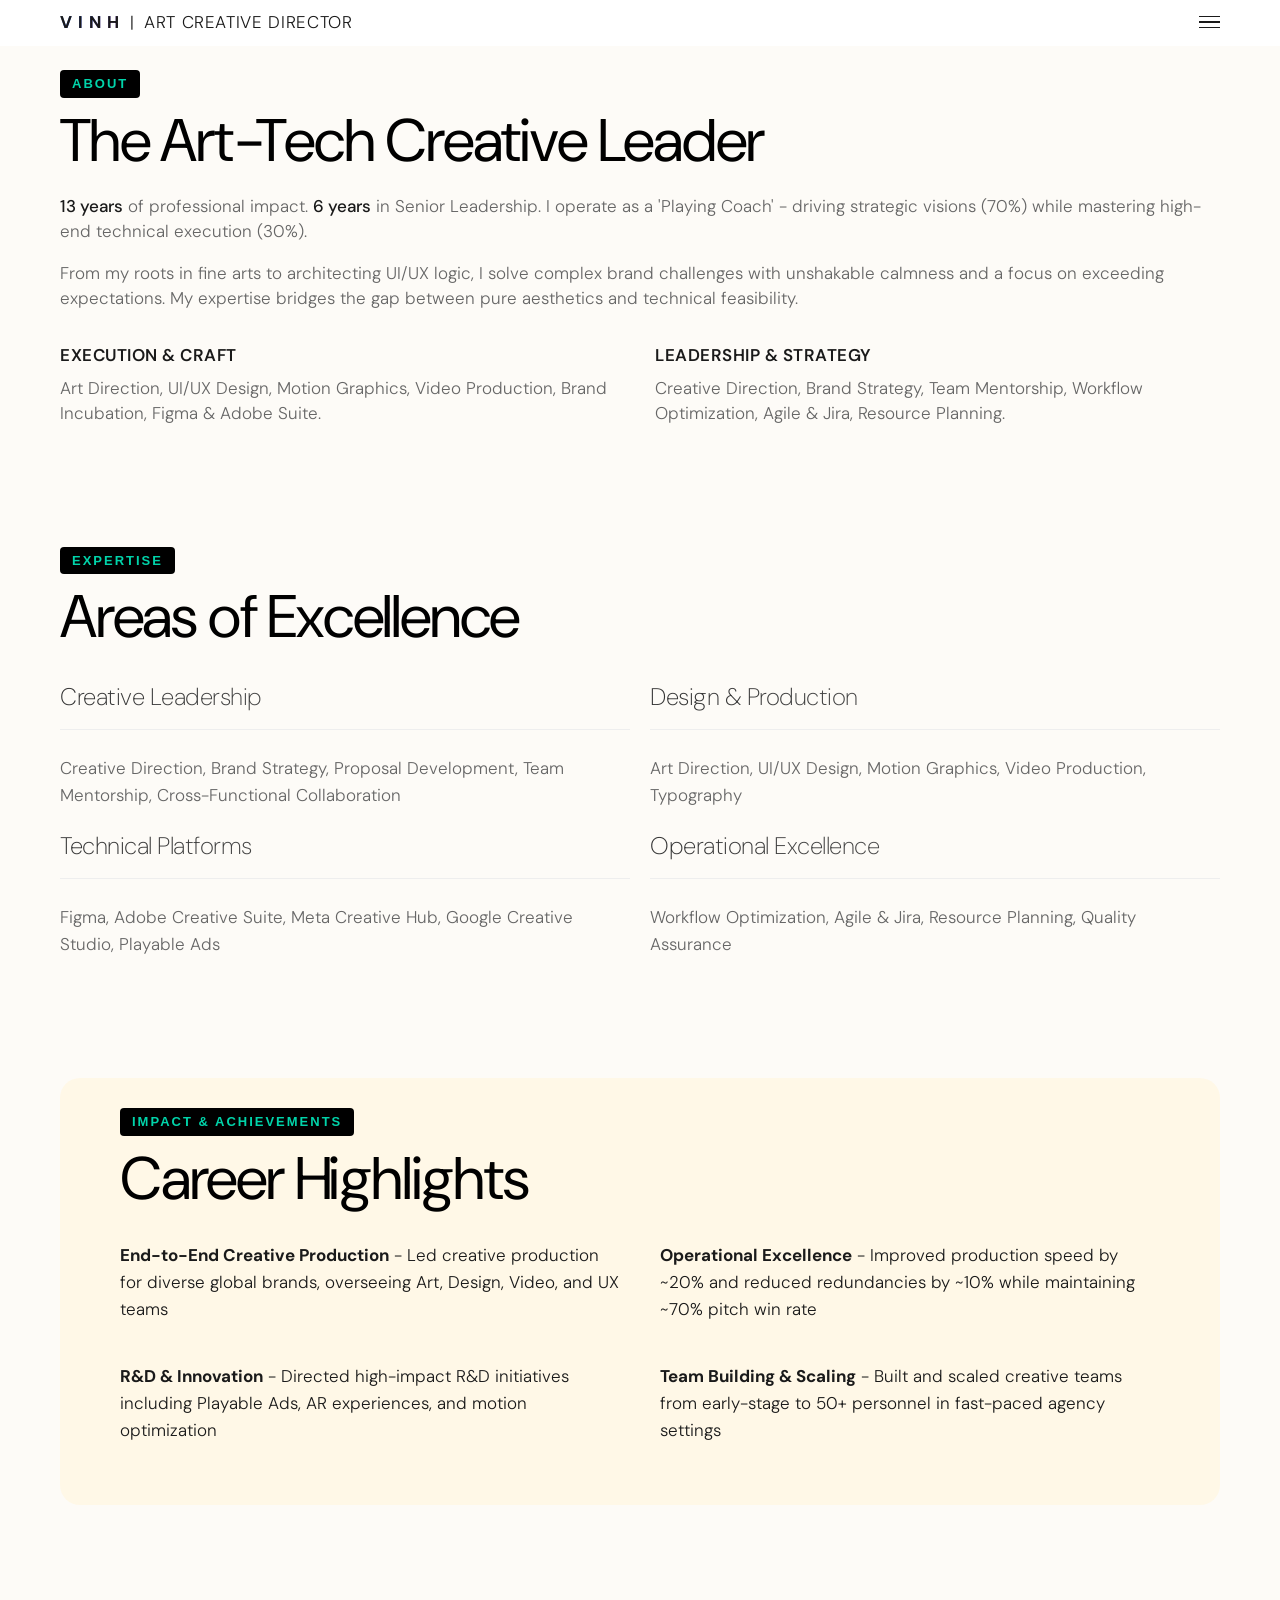
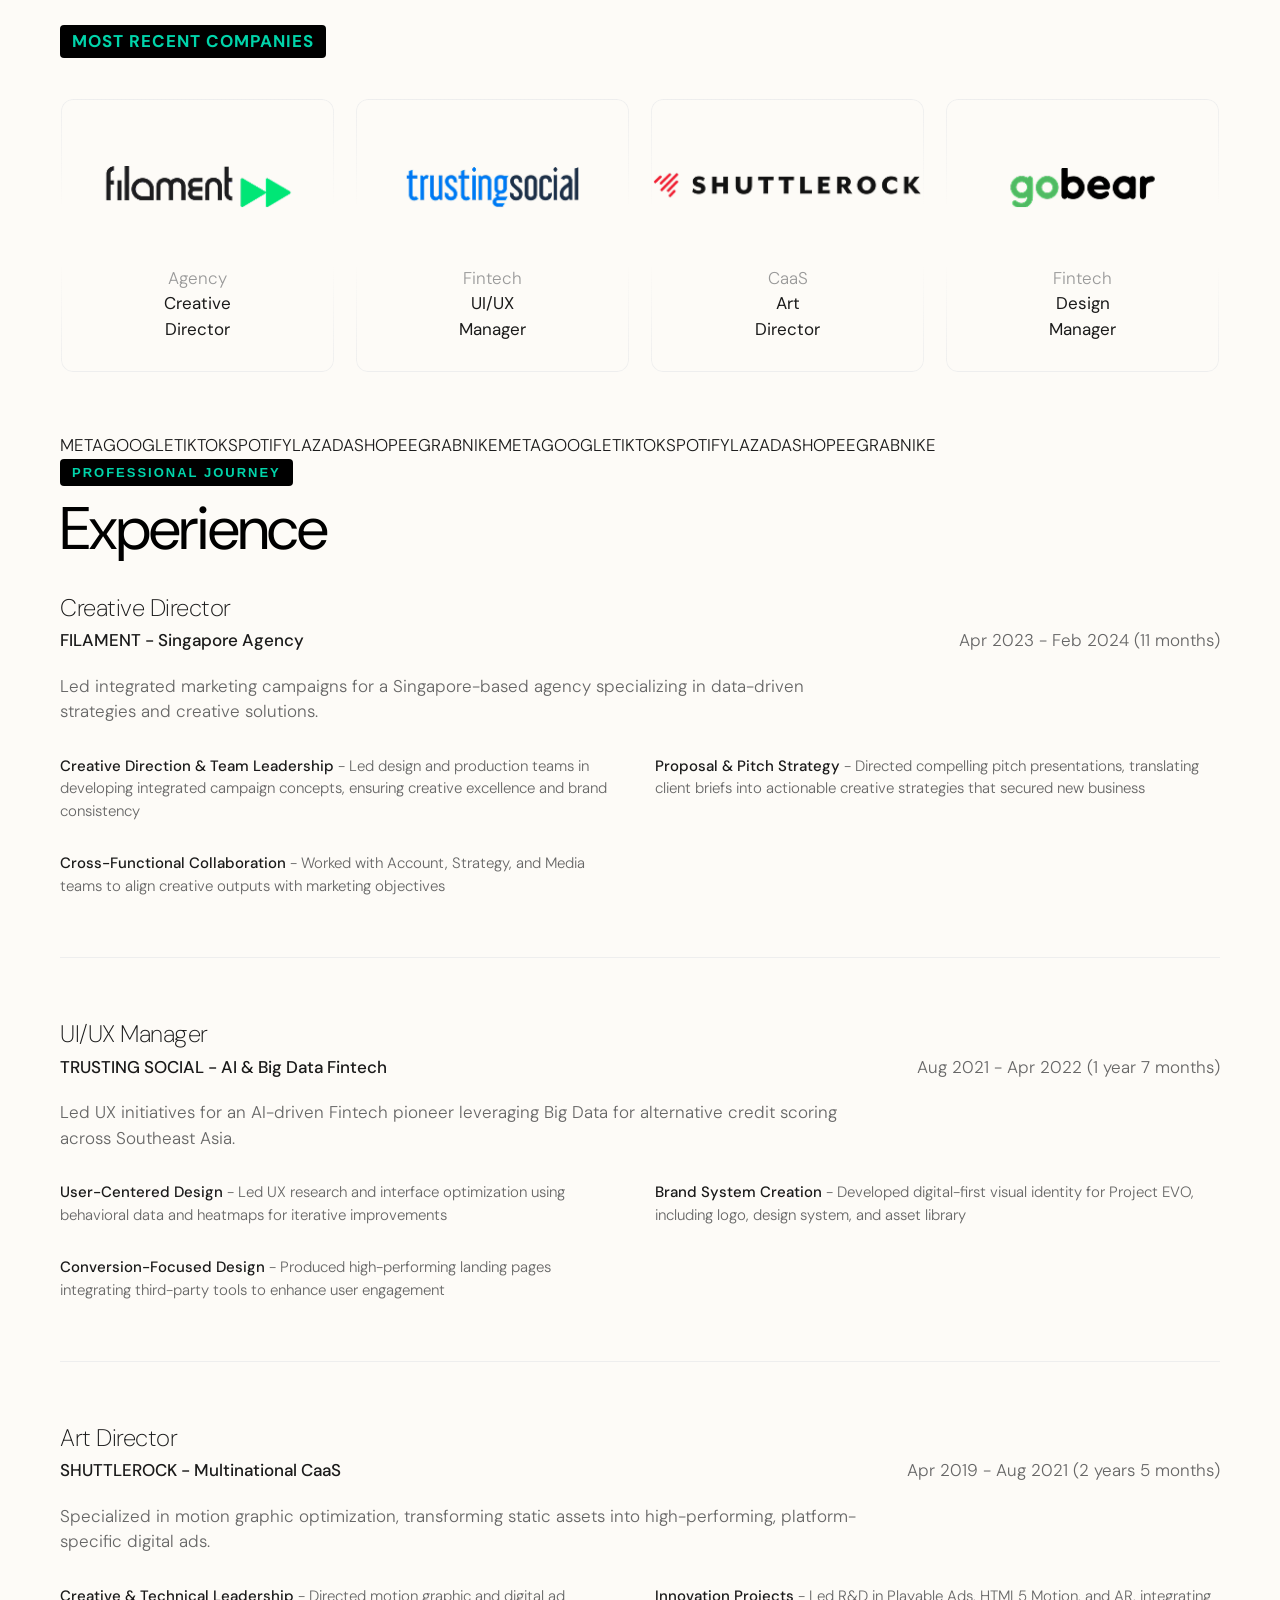
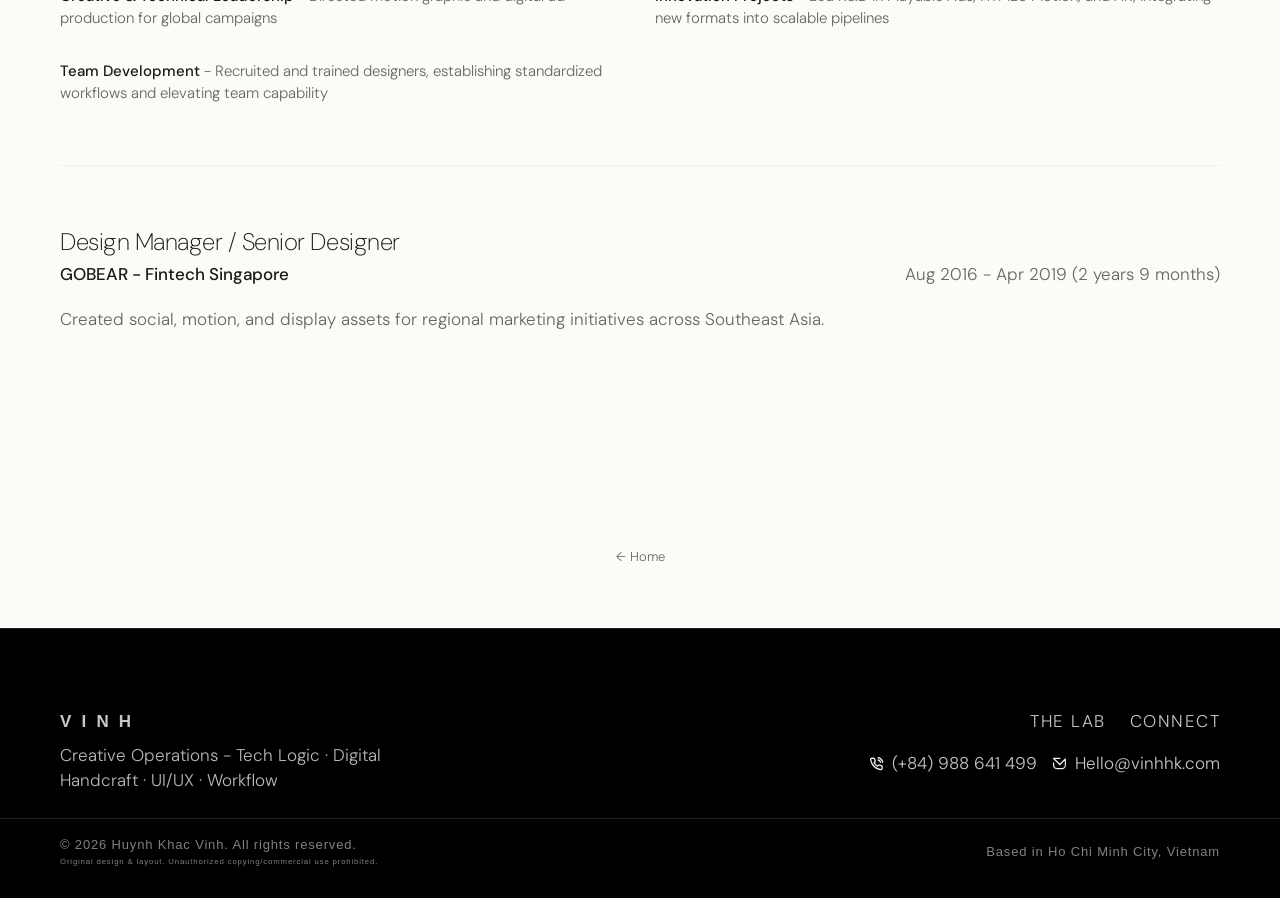
<file: cv.html>
<!DOCTYPE html>
<html lang="en">
<head>
    <meta charset="UTF-8">
    <meta name="viewport" content="width=device-width, initial-scale=1.0">
    <title>Profile - Huynh Khac Vinh</title>
    <script async src="https://www.googletagmanager.com/gtag/js?id=G-TY4J6ZB2NR"></script>
    <script>
        window.dataLayer = window.dataLayer || [];
        function gtag(){dataLayer.push(arguments);}
        gtag('js', new Date());
        gtag('config', 'G-TY4J6ZB2NR');
    </script>
    <link rel="preconnect" href="https://fonts.googleapis.com">
    <link rel="preconnect" href="https://fonts.gstatic.com" crossorigin>
    <link href="https://fonts.googleapis.com/css2?family=DM+Sans:opsz,wght@9..40,100..1000&display=swap" rel="stylesheet">
    <link rel="stylesheet" href="style.css?v=20260313-18">
    <style>
        .profile-content {
            padding-top: var(--space-xl);
            opacity: 0;
            animation: fadeIn 1.2s ease forwards;
        }
    </style>
</head>
<body>
    <!-- Global Configuration -->
    <script src="js/config.js?v=20260313-17"></script>
    <!-- Header injected via js/header.js -->
    <script src="js/header.js?v=20260313-17"></script>

    <main class="container profile-content">
        
        <!-- About Section -->
        <section class="section fade-in">
            <div class="section-label">About</div>
            <h2 class="section-title text-gradient">The Art-Tech Creative Leader</h2>
            <div class="section-intro">
                <p><strong>13 years</strong> of professional impact. <strong>6 years</strong> in Senior Leadership. I operate as a 'Playing Coach' - driving strategic visions (70%) while mastering high-end technical execution (30%).</p>
                <p style="margin-top: 1rem;">From my roots in fine arts to architecting UI/UX logic, I solve complex brand challenges with unshakable calmness and a focus on exceeding expectations. My expertise bridges the gap between pure aesthetics and technical feasibility.</p>
                
                <div class="skills-text-layout">
                    <div class="skill-column">
                        <h3>Execution & Craft</h3>
                        <p>Art Direction, UI/UX Design, Motion Graphics, Video Production, Brand Incubation, Figma & Adobe Suite.</p>
                    </div>
                    <div class="skill-column">
                        <h3>Leadership & Strategy</h3>
                        <p>Creative Direction, Brand Strategy, Team Mentorship, Workflow Optimization, Agile & Jira, Resource Planning.</p>
                    </div>
                </div>
            </div>
        </section>

        <!-- Expertise Section -->
        <section class="section fade-in">
            <div class="section-label">Expertise</div>
            <h2 class="section-title text-gradient">Areas of Excellence</h2>
            <div class="skills-grid">
                <div class="skill-category">
                    <h3>Creative Leadership</h3>
                    <div class="skill-list">
                        Creative Direction, Brand Strategy, Proposal Development, Team Mentorship, Cross-Functional Collaboration
                    </div>
                </div>
                <div class="skill-category">
                    <h3>Design & Production</h3>
                    <div class="skill-list">
                        Art Direction, UI/UX Design, Motion Graphics, Video Production, Typography
                    </div>
                </div>
                <div class="skill-category">
                    <h3>Technical Platforms</h3>
                    <div class="skill-list">
                        Figma, Adobe Creative Suite, Meta Creative Hub, Google Creative Studio, Playable Ads
                    </div>
                </div>
                <div class="skill-category">
                    <h3>Operational Excellence</h3>
                    <div class="skill-list">
                        Workflow Optimization, Agile & Jira, Resource Planning, Quality Assurance
                    </div>
                </div>
            </div>
        </section>

        <!-- Career Highlights -->
        <section class="section highlights-box fade-in">
            <div class="section-label">Impact & Achievements</div>
            <h2 class="section-title text-gradient">Career Highlights</h2>
            <div class="highlights-list">
                <div class="highlight-item">
                    <strong>End-to-End Creative Production</strong> - Led creative production for diverse global brands, overseeing Art, Design, Video, and UX teams
                </div>
                <div class="highlight-item">
                    <strong>Operational Excellence</strong> - Improved production speed by ~20% and reduced redundancies by ~10% while maintaining ~70% pitch win rate
                </div>
                <div class="highlight-item">
                    <strong>R&D & Innovation</strong> - Directed high-impact R&D initiatives including Playable Ads, AR experiences, and motion optimization
                </div>
                <div class="highlight-item">
                    <strong>Team Building & Scaling</strong> - Built and scaled creative teams from early-stage to 50+ personnel in fast-paced agency settings
                </div>
            </div>
        </section>

        <!-- Recent Companies -->
        <div class="recent-companies fade-in" style="margin-bottom: 60px;">
            <div class="recent-companies-label">Most Recent Companies</div>
            <div class="companies-carousel">
                <a href="#exp-filament" class="company-item">
                    <img src="assets/logos/1.png" alt="Filament" class="company-logo" width="140" height="60">
                    <span class="company-type">Agency</span>
                    <span class="company-role">Creative Director</span>
                </a>
                <a href="#exp-trusting-social" class="company-item">
                    <img src="assets/logos/2.png" alt="Trusting Social" class="company-logo" width="140" height="60">
                    <span class="company-type">Fintech</span>
                    <span class="company-role">UI/UX Manager</span>
                </a>
                <a href="#exp-shuttlerock" class="company-item">
                    <img src="assets/logos/3.png" alt="Shuttlerock" class="company-logo" width="140" height="60">
                    <span class="company-type">CaaS</span>
                    <span class="company-role">Art Director</span>
                </a>
                <a href="#exp-gobear" class="company-item">
                    <img src="assets/logos/4.png" alt="GoBear" class="company-logo" width="140" height="60">
                    <span class="company-type">Fintech</span>
                    <span class="company-role">Design Manager</span>
                </a>
            </div>
        </div>

        <!-- Clients Marquee -->
        <div class="clients-marquee fade-in">
            <div class="marquee-content">
                <span class="client-logo">META</span>
                <span class="client-logo">GOOGLE</span>
                <span class="client-logo">TIKTOK</span>
                <span class="client-logo">SPOTIFY</span>
                <span class="client-logo">LAZADA</span>
                <span class="client-logo">SHOPEE</span>
                <span class="client-logo">GRAB</span>
                <span class="client-logo">NIKE</span>
                <!-- Duplicate for seamless loop -->
                <span class="client-logo">META</span>
                <span class="client-logo">GOOGLE</span>
                <span class="client-logo">TIKTOK</span>
                <span class="client-logo">SPOTIFY</span>
                <span class="client-logo">LAZADA</span>
                <span class="client-logo">SHOPEE</span>
                <span class="client-logo">GRAB</span>
                <span class="client-logo">NIKE</span>
            </div>
        </div>

        <!-- Experience -->
        <section class="section fade-in">
            <div class="section-label">Professional Journey</div>
            <h2 class="section-title text-gradient">Experience</h2>
            
            <div class="experience-item" id="exp-filament">
                <div class="exp-header">
                    <h3 class="exp-role">Creative Director</h3>
                    <div class="exp-company">FILAMENT - Singapore Agency</div>
                    <div class="exp-date">Apr 2023 - Feb 2024 (11 months)</div>
                </div>
                <p class="exp-description">
                    Led integrated marketing campaigns for a Singapore-based agency specializing in data-driven strategies and creative solutions.
                </p>
                <div class="exp-responsibilities">
                    <div class="responsibility">
                        <strong>Creative Direction & Team Leadership</strong> - Led design and production teams in developing integrated campaign concepts, ensuring creative excellence and brand consistency
                    </div>
                    <div class="responsibility">
                        <strong>Proposal & Pitch Strategy</strong> - Directed compelling pitch presentations, translating client briefs into actionable creative strategies that secured new business
                    </div>
                    <div class="responsibility">
                        <strong>Cross-Functional Collaboration</strong> - Worked with Account, Strategy, and Media teams to align creative outputs with marketing objectives
                    </div>
                </div>
            </div>

            <div class="experience-item" id="exp-trusting-social">
                <div class="exp-header">
                    <h3 class="exp-role">UI/UX Manager</h3>
                    <div class="exp-company">TRUSTING SOCIAL - AI & Big Data Fintech</div>
                    <div class="exp-date">Aug 2021 - Apr 2022 (1 year 7 months)</div>
                </div>
                <p class="exp-description">
                    Led UX initiatives for an AI-driven Fintech pioneer leveraging Big Data for alternative credit scoring across Southeast Asia.
                </p>
                <div class="exp-responsibilities">
                    <div class="responsibility">
                        <strong>User-Centered Design</strong> - Led UX research and interface optimization using behavioral data and heatmaps for iterative improvements
                    </div>
                    <div class="responsibility">
                        <strong>Brand System Creation</strong> - Developed digital-first visual identity for Project EVO, including logo, design system, and asset library
                    </div>
                    <div class="responsibility">
                        <strong>Conversion-Focused Design</strong> - Produced high-performing landing pages integrating third-party tools to enhance user engagement
                    </div>
                </div>
            </div>

            <div class="experience-item" id="exp-shuttlerock">
                <div class="exp-header">
                    <h3 class="exp-role">Art Director</h3>
                    <div class="exp-company">SHUTTLEROCK - Multinational CaaS</div>
                    <div class="exp-date">Apr 2019 - Aug 2021 (2 years 5 months)</div>
                </div>
                <p class="exp-description">
                    Specialized in motion graphic optimization, transforming static assets into high-performing, platform-specific digital ads.
                </p>
                <div class="exp-responsibilities">
                    <div class="responsibility">
                        <strong>Creative & Technical Leadership</strong> - Directed motion graphic and digital ad production for global campaigns
                    </div>
                    <div class="responsibility">
                        <strong>Innovation Projects</strong> - Led R&D in Playable Ads, HTML5 Motion, and AR, integrating new formats into scalable pipelines
                    </div>
                    <div class="responsibility">
                        <strong>Team Development</strong> - Recruited and trained designers, establishing standardized workflows and elevating team capability
                    </div>
                </div>
            </div>

            <div class="experience-item" id="exp-gobear">
                <div class="exp-header">
                    <h3 class="exp-role">Design Manager / Senior Designer</h3>
                    <div class="exp-company">GOBEAR - Fintech Singapore</div>
                    <div class="exp-date">Aug 2016 - Apr 2019 (2 years 9 months)</div>
                </div>
                <p class="exp-description">
                    Created social, motion, and display assets for regional marketing initiatives across Southeast Asia.
                </p>
            </div>
        </section>
        
        <!-- Back to Home Button (Optional, good UX) -->
        <div style="text-align: center; margin: 60px 0;">
            <a href="index.html" style="text-decoration: none; color: var(--text-secondary); font-size: var(--text-xs);">← Home</a>
        </div>

    </main>

    <script>
        const observerOptions = {
            root: null,
            rootMargin: '0px',
            threshold: 0.1
        };

        const observer = new IntersectionObserver((entries, observer) => {
            entries.forEach(entry => {
                if (entry.isIntersecting) {
                    entry.target.classList.add('visible');
                    observer.unobserve(entry.target);
                }
            });
        }, observerOptions);

        document.querySelectorAll('.section, .experience-item, .skills-grid').forEach(el => {
            el.style.opacity = '0';
            el.style.transform = 'translateY(20px)';
            el.style.transition = 'opacity 0.8s ease, transform 0.8s ease';
            observer.observe(el);
        });

        const style = document.createElement('style');
        style.innerHTML = `
            .visible {
                opacity: 1 !important;
                transform: translateY(0) !important;
            }
        `;
        document.head.appendChild(style);
    </script>
    <script src="js/footer.js?v=20260313-17"></script>
</body>
</html>
</file>
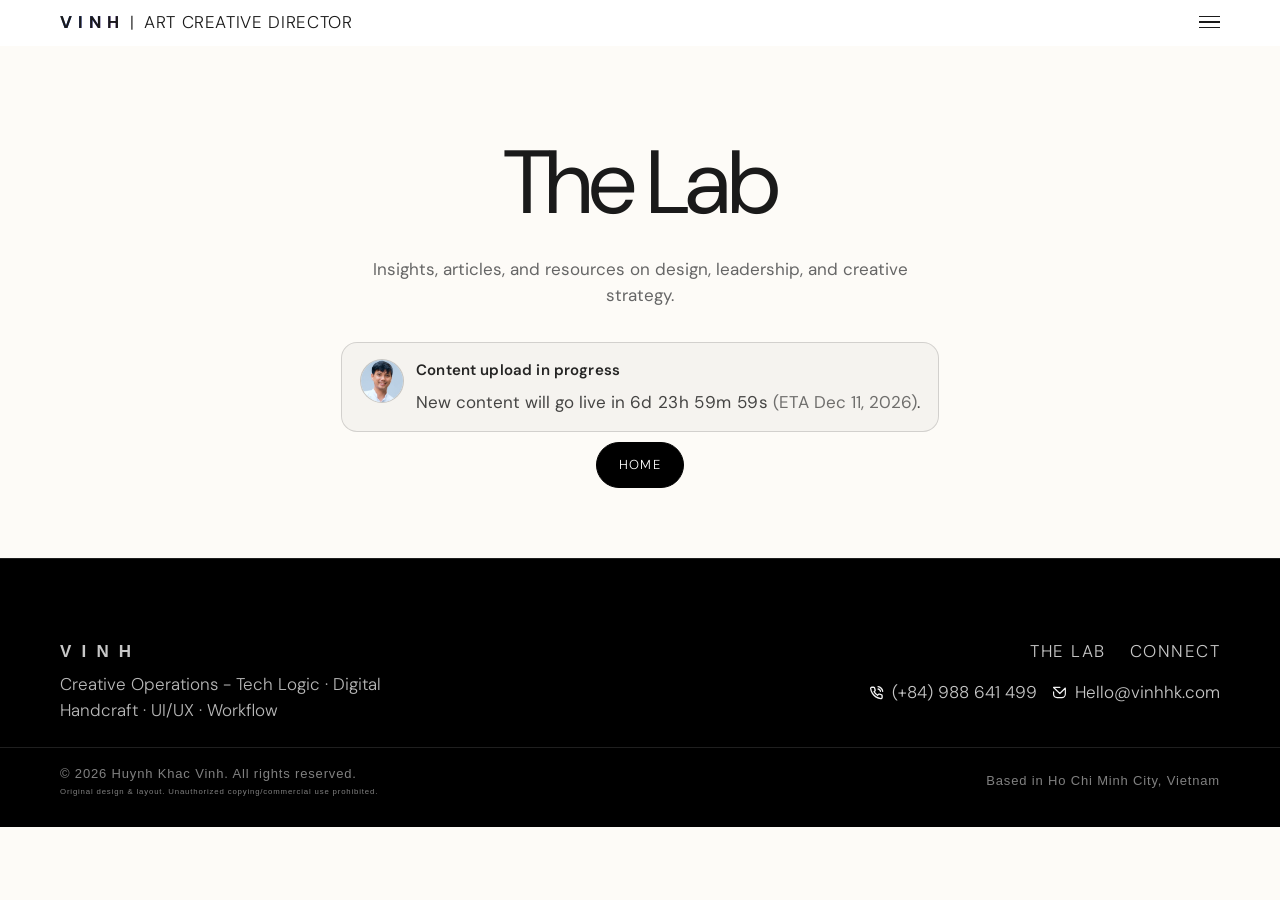
<file: knowledge-sharing.html>
<!DOCTYPE html>
<html lang="en">
<head>
    <meta charset="UTF-8">
    <meta name="viewport" content="width=device-width, initial-scale=1.0">
    <title>THE LAB - Huynh Khac Vinh</title>
    <script async src="https://www.googletagmanager.com/gtag/js?id=G-TY4J6ZB2NR"></script>
    <script>
        window.dataLayer = window.dataLayer || [];
        function gtag(){dataLayer.push(arguments);}
        gtag('js', new Date());
        gtag('config', 'G-TY4J6ZB2NR');
    </script>
    <link rel="preconnect" href="https://fonts.googleapis.com">
    <link rel="preconnect" href="https://fonts.gstatic.com" crossorigin>
    <link href="https://fonts.googleapis.com/css2?family=DM+Sans:opsz,wght@9..40,100..1000&display=swap" rel="stylesheet">
    <link rel="stylesheet" href="style.css?v=20260313-18">
</head>
<body>
    <!-- Global Configuration -->
    <script src="js/config.js?v=20260313-17"></script>
    <!-- Header injected via js/header.js -->
    <script src="js/header.js?v=20260313-17"></script>

    <main class="container page-content">
        <h1 class="page-title">The Lab</h1>
        <p class="page-subtitle">Insights, articles, and resources on design, leadership, and creative strategy.</p>

        <div class="upload-notice-box" id="lab-upload-notice">
            <div class="upload-notice-row">
                <img class="upload-notice-avatar" src="assets/images/VINH_Port.png" alt="Vinh">
                <div class="upload-notice-content">
                    <div class="upload-notice-title" id="lab-upload-title">Content upload in progress</div>
                    <p class="upload-notice-text" id="lab-upload-text">New content will go live in <span class="upload-countdown" id="lab-upload-countdown">7d 00h 00m 00s</span> <span class="upload-eta">(ETA <span id="lab-upload-date"> - </span>)</span>.</p>
                </div>
            </div>
        </div>
        
        <div class="lab-actions">
            <a href="index.html" class="back-home-btn">Home</a>
        </div>
    </main>
    <script src="js/footer.js?v=20260313-17"></script>
    <script>
        (function() {
            var KEY = 'labUploadDeadlineMs';
            var countdownEl = document.getElementById('lab-upload-countdown');
            var dateEl = document.getElementById('lab-upload-date');
            var noticeEl = document.getElementById('lab-upload-notice');
            var titleEl = document.getElementById('lab-upload-title');
            var textEl = document.getElementById('lab-upload-text');
            if (!countdownEl || !dateEl || !noticeEl) return;

            var stored = 0;
            try { stored = Number(localStorage.getItem(KEY) || '0'); } catch (e) { stored = 0; }
            var now = Date.now();
            var deadlineMs = stored && isFinite(stored) && stored > now ? stored : (now + 7 * 24 * 60 * 60 * 1000);
            try { localStorage.setItem(KEY, String(deadlineMs)); } catch (e) {}

            function formatCountdown(ms) {
                var s = Math.max(0, Math.floor(ms / 1000));
                var d = Math.floor(s / 86400);
                s -= d * 86400;
                var h = Math.floor(s / 3600);
                s -= h * 3600;
                var m = Math.floor(s / 60);
                s -= m * 60;
                return d + 'd ' + String(h).padStart(2, '0') + 'h ' + String(m).padStart(2, '0') + 'm ' + String(s).padStart(2, '0') + 's';
            }

            function formatDate(ms) {
                var dt = new Date(ms);
                try {
                    return dt.toLocaleDateString(undefined, { year: 'numeric', month: 'short', day: '2-digit' });
                } catch (e) {
                    return dt.toDateString();
                }
            }

            dateEl.textContent = formatDate(deadlineMs);

            function tick() {
                var left = deadlineMs - Date.now();
                if (left <= 0) {
                    countdownEl.textContent = 'now';
                    if (titleEl) titleEl.textContent = 'Upload complete';
                    if (textEl) textEl.textContent = 'New content is now live.';
                    return;
                }
                countdownEl.textContent = formatCountdown(left);
            }

            tick();
            setInterval(tick, 1000);
        })();
    </script>
</body>
</html>
</file>
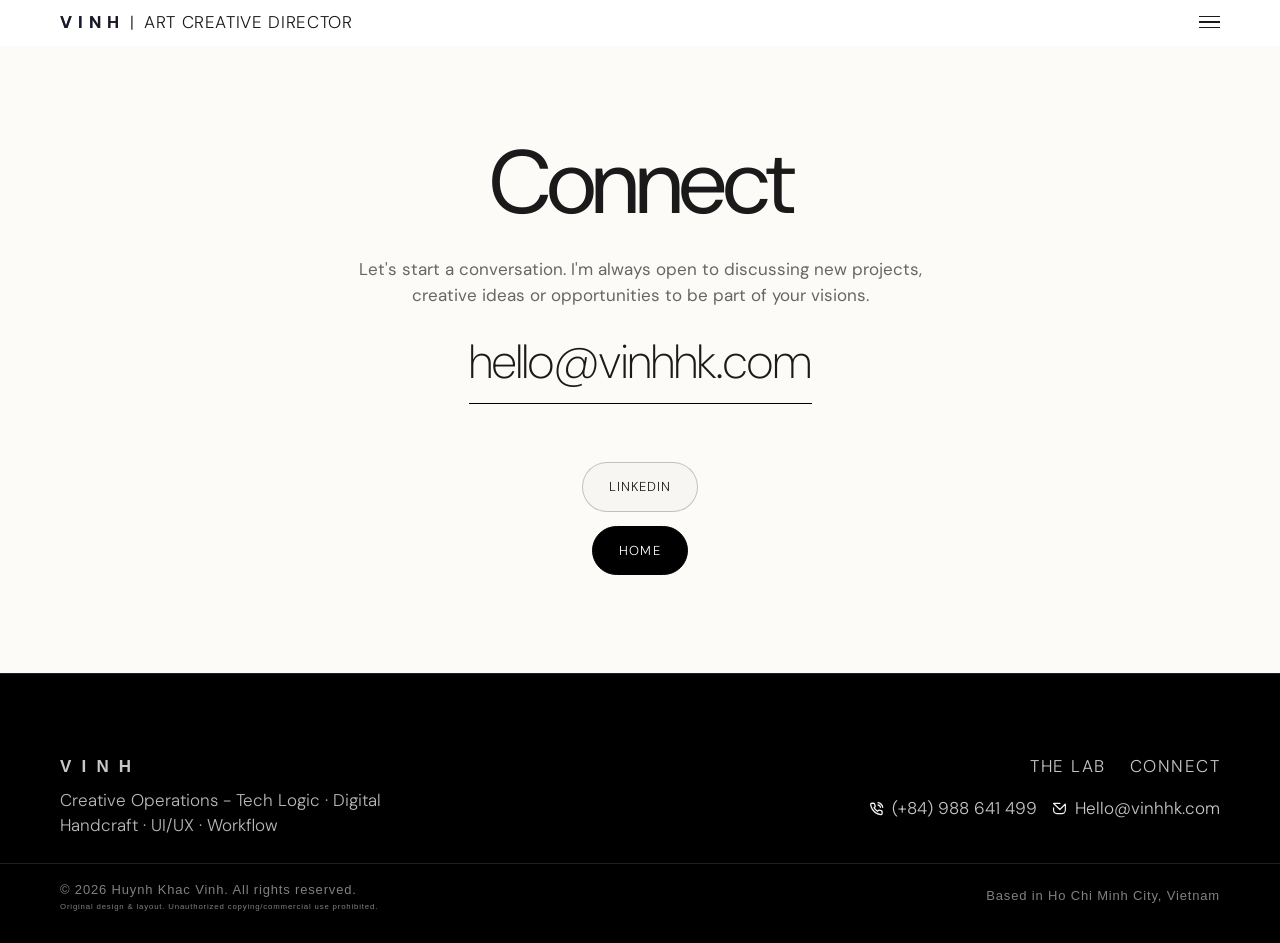
<file: say-hi.html>
<!DOCTYPE html>
<html lang="en">
<head>
    <meta charset="UTF-8">
    <meta name="viewport" content="width=device-width, initial-scale=1.0">
    <title>CONNECT - Huynh Khac Vinh</title>
    <script async src="https://www.googletagmanager.com/gtag/js?id=G-TY4J6ZB2NR"></script>
    <script>
        window.dataLayer = window.dataLayer || [];
        function gtag(){dataLayer.push(arguments);}
        gtag('js', new Date());
        gtag('config', 'G-TY4J6ZB2NR');
    </script>
    <link rel="preconnect" href="https://fonts.googleapis.com">
    <link rel="preconnect" href="https://fonts.gstatic.com" crossorigin>
    <link href="https://fonts.googleapis.com/css2?family=DM+Sans:opsz,wght@9..40,100..1000&display=swap" rel="stylesheet">
    <link rel="stylesheet" href="style.css?v=20260313-18">
</head>
<body>
    <!-- Global Configuration -->
    <script src="js/config.js?v=20260313-17"></script>
    <!-- Header injected via js/header.js -->
    <script src="js/header.js?v=20260313-17"></script>

    <main class="container page-content">
        <h1 class="page-title">Connect</h1>
        <p class="page-subtitle">Let's start a conversation. I'm always open to discussing new projects, creative ideas or opportunities to be part of your visions.</p>

        <div class="contact-actions" style="margin-top: 0; margin-bottom: 46px;">
            <a href="mailto:hello@vinhhk.com" class="contact-email-btn" style="font-size: clamp(1.5rem, 4vw, 3rem); font-weight: 200; border-bottom: 1px solid #000; padding-bottom: 10px; text-decoration: none; color: var(--text-primary);">hello@vinhhk.com</a>
        </div>

        <div class="social-links-container is-stacked" style="margin-top: 18px; margin-bottom: 28px;">
            <a href="https://www.linkedin.com/in/vinhhk/" class="social-btn" target="_blank" rel="noopener noreferrer">LinkedIn</a>
            <a href="index.html" class="social-btn social-btn--black">Home</a>
        </div>
    </main>
    <script src="js/footer.js?v=20260313-17"></script>
</body>
</html>
</file>
<file: style.css>
/* =========================================
   BASE & VARIABLES
   ========================================= */
* {
    margin: 0;
    padding: 0;
    box-sizing: border-box;
    /* Prevent font scaling in landscape mode on WebKit browsers (iOS Safari) */
    -webkit-text-size-adjust: 100%;
    text-size-adjust: 100%;
}

ul, ol, li {
    font-size: inherit;
}

:root {
    /* Color System */
    --bg-primary: #FDFBF7;
    --bg-secondary: #FFF8E7;
    --accent-primary: #FF6B35;
    --accent-secondary: #00D4AA;
    --accent-green: #00DE4E;
    --text-primary: #1A1A1A;
    --text-secondary: #666666;
    --text-tertiary: #999999;
    --highlight: #FFE66D;
    
    /* Typography System - Professional (Apple-inspired) */
    --base-size: 17px; /* Body text */
    --text-body: 17px;
    --text-small: 15px;
    --text-xs: 13px;

    /* Headings - Distinct & Clean hierarchy */
    --h1: 64px; /* Hero / Main Titles */
    --h2: 60px; /* Increased to match Slogan size (was 40px) */
    --h3: 28px; /* Subtitles */
    --h4: 24px; /* Card Titles / Small Headings - Updated to 24px based on majority usage */
    
    /* Leading (Line Height) */
    --leading-tight: 1.1;
    --leading-snug: 1.3;
    --leading-normal: 1.5;
    --leading-relaxed: 1.6;

    /* Tracking (Letter Spacing) */
    --tracking-tight: -0.02em;
    --tracking-normal: 0;
    --tracking-wide: 0.02em;
    
    /* Spacing System - 8pt Grid */
    --space-xs: 8px;
    --space-sm: 16px;
    --space-md: 32px;
    --space-lg: 40px;
    --space-xl: 70px;
    /* Fluid Gutter: 16px (Mobile) -> 60px (Desktop) */
    --gutter: clamp(16px, 5vw, 60px); 
    --space-2xl: 100px;

    /* Case Tabs */
    --case-tab-gap: 2px;
    --case-tab-font: var(--text-small);
    --case-tab-pad-y: 6px;
    --case-tab-pad-x: 14px;
    --case-tab-radius: 0px;
    --case-tab-active-bg: #000;
    --case-tab-active-color: #fff;
    --case-tab-hover-bg: rgba(0,0,0,0.04);
    --case-tab-connector-w: 1px;
    --case-tab-connector-h: 56px;
    --case-tabs-gradient-w: 8vw;
    --case-tabs-gap-to-card: 8px;
    --case-tabs-inset: var(--gutter);
    /* Match hero-cta sizing for active tab */
    --case-tab-active-pad-y: 12px;
    --case-tab-active-pad-x: 20px;
    --case-tab-active-font: var(--text-body);
    --case-tab-active-radius: 0px;
    --case-tabs-trim: 15px;

    /* Media */
    --media-radius: clamp(24px, 4vw, 44px);
    --media-fit: cover;
}

/* Video Thumbnails Control */
.video-thumbnails-control {
    position: absolute;
    top: 20px;
    left: 50%;
    transform: translateX(-50%);
    z-index: 102; /* Higher than nav buttons (100) */
    display: flex;
    gap: 10px;
    pointer-events: auto;
}

.video-thumbnail-item {
    width: 80px;
    height: 28px;
    border-radius: 14px;
    overflow: hidden;
    cursor: pointer;
    
    /* Apple Glass Border Effect for Unselected State */
    border: 1px solid rgba(255, 255, 255, 0.2);
    box-shadow: 0 4px 10px rgba(0,0,0,0.1), inset 0 0 0 1px rgba(255, 255, 255, 0.1);
    backdrop-filter: blur(8px);
    -webkit-backdrop-filter: blur(8px);
    
    transition: all 0.3s ease;
    background: #000;
    position: relative;
}

.video-thumbnail-item.active {
    border-color: #fff;
    transform: scale(1.1);
    box-shadow: 0 4px 8px rgba(0,0,0,0.3);
}

.video-thumbnail-item:hover {
    border-color: #fff;
    transform: scale(1.05);
}

.video-thumbnail-item video {
    position: absolute;
    inset: 0;
    width: 100%;
    height: 100%;
    object-fit: cover;
    pointer-events: none; /* Let clicks pass to button */
    display: block;
    z-index: 1;
}

body {
    margin: 0;
    padding: 0;
    background-color: var(--bg-primary);
    color: var(--text-primary);
    font-family: 'DM Sans', -apple-system, BlinkMacSystemFont, "Segoe UI", Roboto, Helvetica, Arial, sans-serif;
    font-size: var(--text-body);
    font-weight: 300; /* Light for slender body text */
    line-height: var(--leading-normal);
    -webkit-font-smoothing: antialiased;
    min-width: 320px;
    overflow-x: hidden; /* Prevent horizontal scroll from 100vw elements */
}

::selection {
    background: rgba(0, 222, 78, 0.35);
    color: #000000;
}

::-moz-selection {
    background: rgba(0, 222, 78, 0.35);
    color: #000000;
}

/* UNIFIED TYPOGRAPHY ENFORCEMENT (Global - All Screens) */
/* Enforce same font type and size (17px) for all body text, descriptions, and buttons */
p, 
.impact-body, 
.section-intro, 
.hero-overlay-description, 
.hero-description,
.video-description,
.footer-tagline,
.impact-metric dd,
.company-type,
.hero-cta-btn,
.footer-link,
.footer-contact-link,
button,
.btn,
a.btn,
.case-tab, /* Tabs are interactive elements like buttons */
.impact-list li {
    font-family: 'DM Sans', sans-serif !important;
    font-size: var(--text-body) !important; /* 17px */
    line-height: 1.5 !important;
}

html.page-home,
body.page-home {
    background-color: #000000;
    color-scheme: dark;
}

p strong, li strong {
    font-weight: 500;
}

a {
    text-decoration: none;
    color: inherit;
    transition: color 0.3s ease;
}

ul { list-style: none; }
img { max-width: 100%; display: block; }
h1, h2, h3, h4, h5, h6 { 
    /* Inherit font-family from body */
    font-weight: 200; /* Extra Light for Apple-like elegance */
    line-height: var(--leading-tight);
    letter-spacing: var(--tracking-tight);
}

/* Specific Heading Overrides */
h1 { font-size: var(--h1); }
h2 { font-size: var(--h2); font-weight: 700; }
h3 { font-size: var(--h3); line-height: var(--leading-snug); }
h4 { font-size: var(--h4); line-height: var(--leading-snug); letter-spacing: var(--tracking-normal); }

/* Utilities */
.container {
    max-width: 1400px;
    width: 100%;
    box-sizing: border-box;
    margin: 0 auto;
    padding: 0 var(--gutter);
}

.section-content-wrapper {
    max-width: 100%;
    margin: 0;
    padding: 0;
    width: 100%;
    box-sizing: border-box;
}

/* Expanded Container for Specific Sections */
.container-expanded {
    max-width: 100vw; /* Full viewport width */
    width: 100vw;
    margin-left: calc(-50vw + 50%);
    margin-right: calc(-50vw + 50%);
    padding: 0 var(--gutter); /* Maintain consistent padding */
    box-sizing: border-box;
}

.text-gradient {
    background: linear-gradient(135deg, #FFD406, #144EE3, #D980FA, #0CB8FF, #29E0B2, #FFD406);
    background-size: 300% 300%;
    -webkit-background-clip: text;
    background-clip: text;
    -webkit-text-fill-color: transparent;
    animation: gradientTextAnim 8s ease infinite;
}

/* Override for h2 to be black per user request */
h2.text-gradient, h2.section-title.text-gradient {
    background: none;
    -webkit-background-clip: initial;
    background-clip: initial;
    -webkit-text-fill-color: #000000;
    color: #000000;
    animation: none;
}

.case-study-title.section-title.text-gradient {
    -webkit-text-fill-color: #ffffff;
    color: #ffffff;
}

/* New Skills Text Layout */
.skills-text-layout {
    display: grid;
    grid-template-columns: 1fr 1fr;
    gap: 30px;
    margin: 2rem 0;
    width: 100%;
}

.skill-column h3 {
    font-family: 'DM Sans', sans-serif;
    font-size: var(--text-body);
    font-weight: 600;
    text-transform: uppercase;
    letter-spacing: 0.5px;
    margin-bottom: 10px;
    color: var(--text-primary);
}

.skill-column p {
    font-family: 'DM Sans', sans-serif;
    font-size: var(--text-body);
    line-height: 1.6;
    color: var(--text-secondary);
    margin: 0;
}

@media (max-width: 768px) {
    .skills-text-layout {
        grid-template-columns: 1fr;
        gap: 20px;
    }
}

.slogan-small {
    font-size: 0.4em; /* Reduced to 40% (-60%) */
    color: #000000;
    font-weight: 500;
    -webkit-text-fill-color: initial;
    text-fill-color: initial;
    background: none;
}

@keyframes gradientTextAnim {
    0% { background-position: 0% 50%; }
    50% { background-position: 100% 50%; }
    100% { background-position: 0% 50%; }
}

/* =========================================
   BACKGROUND MARQUEE (Huge Text)
   ========================================= */
.bg-marquee-container {
    position: fixed;
    top: 0; /* Changed from 50% to 0 to fill screen */
    left: 0;
    transform: none; /* Removed translateY */
    width: 100%;
    height: 100vh;
    z-index: 0; /* Behind everything */
    pointer-events: none;
    display: flex;
    flex-direction: column; /* Stack vertically */
    justify-content: flex-start; /* Start from top */
    align-items: flex-start;
    opacity: 0;
    transition: opacity 2s ease;
    overflow: hidden;
    padding-top: 0; /* Removed padding to be at the very top edge */
}

.bg-marquee-container.visible {
    opacity: 1;
}

.bg-marquee-row {
    width: 100%;
    overflow: hidden;
    white-space: nowrap;
    line-height: 0.9; /* Tight line height */
    margin-bottom: -2vh; /* Overlap slightly for tight feel */
}

.bg-marquee-content {
    display: flex;
    /* Animation definition moved to specific rows */
}

/* Row 1: Creativity connects (Reverse) */
.bg-marquee-row.reverse .bg-marquee-content {
    animation: bgMarqueeReverse 80s linear infinite;
}

/* Row 2: Compelling narratives... (Normal) */
.bg-marquee-row.normal .bg-marquee-content {
    animation: bgMarquee 80s linear infinite;
}

.bg-marquee-text {
    font-family: 'DM Sans', sans-serif;
    font-size: 50vh; /* Increased to fill screen height (approx 45% height each with line-height) */
    font-weight: 100; /* Thin */
    color: rgba(0, 0, 0, 0.03); /* Very subtle */
    line-height: 0.9;
    white-space: nowrap;
    margin-right: 0.2em;
    text-transform: uppercase;
}

@keyframes bgMarquee {
    0% { transform: translateX(0); }
    100% { transform: translateX(-50%); }
}

@keyframes bgMarqueeReverse {
    0% { transform: translateX(-50%); }
    100% { transform: translateX(0); }
}


/* =========================================
   HEADER & MENU
   ========================================= */
.header {
    position: fixed;
    top: 0;
    left: 0;
    width: 100%;
    z-index: 1000;
    transition: transform 0.4s ease;
    transform: translateY(-100%);
    background: #ffffff;
    color: var(--text-primary);
}

.header.visible {
    transform: translateY(0);
}

.header-gradient-bar {
    height: 4px;
    background: linear-gradient(90deg, #FFD406, #FF506A, #0CB8FF, #29E0B2, #9D26D0);
    display: none; /* Hidden per user request */
}

.marquee-track {
    display: flex;
    white-space: nowrap;
    overflow: hidden;
    padding: 4px 0;
    background: transparent;
    border-bottom: 1px solid rgba(255,255,255,0.06);
    display: none; /* Hidden per user request */
}

.marquee-content {
    display: flex;
    white-space: nowrap;
    width: max-content;
    animation: marquee 120s linear infinite; /* Adjusted speed for longer content */
}

.marquee-item {
    font-size: 13.2px;
    text-transform: uppercase;
    letter-spacing: 0.5px;
    padding-right: 30px;
    /* Animation removed from item */
}

@keyframes marquee {
    0% { transform: translateX(0); }
    100% { transform: translateX(-50%); }
}

.header-container {
    display: flex;
    justify-content: space-between;
    align-items: center;
    padding: 10px var(--gutter);
}

.header-logo {
    display: flex;
    align-items: center;
    gap: 10px;
    min-width: 0; /* Allow shrinking */
    /* REMOVED: flex: 1; - This caused the logo container to stretch and push elements apart if justify-content was affected */
    /* REMOVED: margin-right: 30px; - Replaced with flex-grow: 0 to keep it compact */
    flex-grow: 0; 
    margin-right: auto; /* Push Hamburger menu to the far right */
    max-width: calc(100% - 40px); /* Ensure space for hamburger */
}

.header-name {
    font-family: 'DM Sans', sans-serif;
    font-weight: 700;
    font-size: var(--text-body);
    letter-spacing: 1px;
    white-space: nowrap;
    flex-shrink: 0; /* Always show name */
    color: var(--text-primary);

    /* Hover Gradient Effect (Left-to-Right Wipe) */
    background-image: linear-gradient(to right, transparent 50%, var(--text-primary) 50%), 
                      linear-gradient(135deg, #FFD406, #144EE3, #D980FA, #0CB8FF, #29E0B2, #FFD406);
    background-size: 200% 100%, 300% 300%;
    background-position: 100% 0%, 0% 50%;
    -webkit-background-clip: text;
    background-clip: text;
    -webkit-text-fill-color: transparent;
    transition: background-position 0.8s ease;
}

.header-name:hover {
    background-position: 0% 0%, 100% 50%;
}

.header-divider { color: var(--text-primary); flex-shrink: 0; }

.header-title {
    display: flex;
    gap: 6px;
    font-size: var(--text-body);
    color: var(--text-primary);
    text-transform: uppercase;
    letter-spacing: 0.64px;
    white-space: nowrap;
    overflow: hidden;
    min-width: 0; /* Critical for flex child truncation */
    flex-shrink: 1; /* Default: allow shrink */
}

.header-title span {
    white-space: nowrap;
    overflow: hidden;
    /* text-overflow: ellipsis; Removed per user request (gradient overlay handles it) */
    display: block;
    min-width: 0;
    
    /* Smooth Transition for Text Swap */
    transition: opacity 0.3s cubic-bezier(0.4, 0, 0.2, 1), transform 0.3s cubic-bezier(0.4, 0, 0.2, 1);
    opacity: 1;
    transform: translateY(0);
    will-change: transform, opacity;
}

.header-title span.is-exiting {
    opacity: 0;
    transform: translateY(-10px);
}

.header-title span.is-entering {
    opacity: 0;
    transform: translateY(10px);
    transition: none; /* Instant jump to start position */
}

.hamburger-btn {
    width: 21px;
    height: 14px;
    background: none;
    border: none;
    cursor: pointer;
    position: relative;
    z-index: 2001;
}

/* Gradient Overlay for Menu Button (Small Screens Only) */
.hamburger-btn::before {
    content: '';
    position: absolute;
    top: 50%;
    right: calc(-1 * var(--gutter)); /* Keep aligned to edge */
    transform: translateY(-50%);
    width: 90px; /* Fixed width regardless of screen dimensions */
    height: 300%;
    /* Gradient: Solid white at right (under button), fading to transparent */
    background: linear-gradient(to left, rgba(255,255,255,1) 45px, rgba(255,255,255,0));
    z-index: -1;
    pointer-events: none;
    opacity: 0; /* Hidden by default */
    transition: opacity 0.5s ease; /* Smooth transition */
}

@media (max-width: 360px) {
    .hamburger-btn::before {
        opacity: 1; /* Only display on screens <= 360px */
    }
}

.social-links-container {
    display: flex;
    gap: 14px;
    justify-content: center;
    align-items: center;
    flex-wrap: wrap;
}

.social-links-container.is-stacked {
    flex-direction: column;
}

.social-btn {
    padding: 14px 26px;
    border: 1px solid rgba(0, 0, 0, 0.22);
    border-radius: 999px;
    text-transform: uppercase;
    font-size: var(--text-xs);
    letter-spacing: 0.08em;
    text-decoration: none;
    transition: all 0.25s ease;
    background: rgba(0, 0, 0, 0.02);
    color: var(--text-primary);
}

.social-btn:hover {
    background: rgba(0, 0, 0, 0.06);
    border-color: rgba(0, 0, 0, 0.32);
}

.social-btn.social-btn--black {
    background: #000;
    border-color: #000;
    color: #fff;
}

.social-btn.social-btn--black:hover {
    background: rgba(0, 0, 0, 0.86);
    border-color: rgba(0, 0, 0, 0.86);
}

.hamburger-line {
    display: block;
    width: 100%;
    height: 1.5px;
    background: var(--text-primary);
    margin-bottom: 4px;
    transition: 0.3s;
}

.hamburger-btn.active .hamburger-line:nth-child(1) { transform: rotate(45deg) translate(3px, 4px); }
.hamburger-btn.active .hamburger-line:nth-child(2) { opacity: 0; }
.hamburger-btn.active .hamburger-line:nth-child(3) { transform: rotate(-45deg) translate(3px, -4px); }

.menu-overlay {
    position: fixed;
    top: 0;
    left: 0;
    width: 100%;
    height: 100vh;
    background: var(--bg-primary);
    z-index: 2000;
    display: flex;
    flex-direction: column;
    justify-content: center;
    align-items: center;
    opacity: 0;
    pointer-events: none;
    transition: opacity 0.5s ease;
}

.menu-overlay.active { opacity: 1; pointer-events: all; }

.menu-close-btn {
    position: absolute;
    top: 30px;
    right: var(--gutter);
    width: 44px;
    height: 44px;
    display: inline-flex;
    align-items: center;
    justify-content: center;
    font-size: 32px;
    line-height: 1;
    font-weight: 300;
    background: rgba(0, 0, 0, 0.06);
    border: 1px solid rgba(0, 0, 0, 0.18);
    border-radius: 999px;
    cursor: pointer;
    color: var(--text-primary);
    opacity: 0.8;
    transition: transform 0.18s ease, background 0.18s ease, border-color 0.18s ease, opacity 0.18s ease;
}

.menu-close-btn:hover {
    opacity: 1;
    background: rgba(0, 0, 0, 0.10);
    border-color: rgba(0, 0, 0, 0.26);
    transform: scale(1.05);
}

.menu-close-btn:active {
    transform: scale(0.98);
}

.menu-close-btn:focus-visible {
    outline: 2px solid rgba(0, 0, 0, 0.45);
    outline-offset: 3px;
}

.menu-list { text-align: center; font-weight: 600; }
.menu-item { overflow: hidden; margin-bottom: 10px; }

.menu-link {
    display: inline-block;
    font-family: 'DM Sans', sans-serif;
    font-size: clamp(1.4rem, 2.8vw, 2.45rem); /* Reduced -30% from clamp(2rem, 4vw, 3.5rem) */
    font-weight: 600;
    color: var(--text-primary);
    text-decoration: none;
    position: relative;
    background: linear-gradient(135deg, #FFE66D, #FFB6C1, #87CEEB, #98D8C8, #BB8FCE, #FFE66D);
    background-size: 300% 300%;
    -webkit-background-clip: text;
    background-clip: text;
    transform: translateY(100%);
    transition: transform 0.5s cubic-bezier(0.16, 1, 0.3, 1), color 0.3s ease;
}

.menu-overlay.active .menu-link { transform: translateY(0); }
.menu-overlay.active .menu-item:nth-child(1) .menu-link { transition-delay: 0.1s; }
.menu-overlay.active .menu-item:nth-child(2) .menu-link { transition-delay: 0.2s; }
.menu-overlay.active .menu-item:nth-child(3) .menu-link { transition-delay: 0.3s; }

.menu-link:hover {
    color: transparent;
    -webkit-text-fill-color: transparent;
    animation: gradientTextAnim 8s ease infinite;
}

@media (max-width: 400px) {
    .hero-name {
        font-size: clamp(1.6rem, 7vw, 2rem);
        letter-spacing: 0.18em;
    }
    .header-name {
        font-size: var(--text-small);
        letter-spacing: 0.8px;
    }
}

/* =========================================
   HERO & PARALLAX
   ========================================= */
.hero {
    position: fixed;
    top: 0;
    left: 0;
    right: 0;
    width: 100%;
    height: 100vh; /* Native height */
    min-height: 100vh;
    background-color: #000000;
    z-index: 1;
    display: flex;
    flex-direction: column;
    justify-content: center;
    align-items: center;
    text-align: center;
    padding-bottom: 0; /* Removed bottom padding to strictly center content vertically */
    transition: opacity 0.5s ease, transform 0.5s ease;
    will-change: opacity, transform;
    overflow: hidden; /* Prevent horizontal scroll when video scales > 1 */
}

@media (max-width: 768px) {
    .hero {
        /* Add padding-bottom on mobile to prevent content from being cut off by browser toolbars */
        /* Removed padding-bottom here as we use svh on overlay instead */
    }
}

.hero-video-layer {
    position: absolute;
    top: 0;
    left: 0;
    right: 0;
    bottom: 0;
    overflow: hidden;
    z-index: 0;
    opacity: 1;
    transition: opacity 0.8s cubic-bezier(0.4, 0, 0.2, 1);
    will-change: transform, opacity; /* Optimize for scale/fade animation */
}

.hero-bg-video {
    width: 100%;
    height: 100%;
    object-fit: cover;
    transform: none;
    filter: blur(var(--hero-blur, 0px));
}

.hero-video-layer::after {
    content: "";
    position: absolute;
    left: 0;
    right: 0;
    bottom: 0;
    height: 80%;
    pointer-events: none;
    background: linear-gradient(to top, rgba(0, 0, 0, 1) 0%, rgba(0, 0, 0, 0) 100%);
}

.hero-logo-anim {
    position: absolute;
    inset: 0;
    display: flex;
    align-items: center;
    justify-content: center;
    pointer-events: none;
}

.hero-overlay-title {
    display: flex;
    flex-direction: column;
    align-items: center;
    gap: 6px;
}

.hero-overlay-title .hero-name,
.hero-overlay-title .hero-title,
.hero-overlay-title .hero-title span {
    color: #ffffff !important;
}

.hero-overlay-title .hero-name--overlay {
    font-size: var(--fs-hero-name) !important;
    letter-spacing: 0.25em !important;
    margin-right: -0.3em;
}

.hero-overlay-title .hero-title--overlay {
    font-size: calc(var(--text-xs) * 0.7) !important;        /* Thu nhỏ ~30% so với 14px gốc */
    letter-spacing: calc(0.25em * 1.8) !important; /* Tăng tracking ~80% so với gốc */
}

.hero-content {
    position: relative;
    z-index: 1;
    display: none;
}

.hero--show-content .hero-video-layer {
    opacity: 1;
    pointer-events: auto;
}

.hero--show-content {
    background-color: transparent;
}

.hero--show-content .hero-content {
    opacity: 0;
    transform: translateY(20px);
    pointer-events: none;
}

.hero--show-content .hero-name-wrapper,
.hero--show-content .hero-title-main {
    display: none;
}

.hero-overlay-layout {
    position: absolute;
    top: 0;
    left: 0;
    right: 0;
    height: 100vh; /* Fallback */
    height: 100svh; /* Stable visible height */
    z-index: 2;
    display: flex;
    align-items: flex-end;
    justify-content: space-between;
    padding: 0 clamp(24px, 6vw, 80px) max(0px, calc(clamp(72px, 10vh, 140px) - 30px));
    pointer-events: none; /* Let clicks pass through to video/bg */
}

.hero-overlay-left,
.hero-overlay-right,
.hero-cta {
    pointer-events: auto; /* Re-enable clicks for content */
}

.hero-overlay-left {
    max-width: 480px;
    text-align: left;
}

.hero-overlay-name {
    font-family: 'DM Sans', sans-serif;
    /* Deem Journal inspired: Large, tight, neo-grotesque style */
    font-size: clamp(3.5rem, 7vw, 6rem);
    font-weight: 400;
    letter-spacing: -0.04em;
    line-height: 0.95;
    text-transform: none; /* Changed from uppercase to none per user request */
    
    /* Hover Gradient Effect (Left-to-Right Wipe) */
    background-image: linear-gradient(to right, transparent 50%, #ffffff 50%), 
                      linear-gradient(135deg, #FFD406, #144EE3, #D980FA, #0CB8FF, #29E0B2, #FFD406);
    background-size: 200% 100%, 300% 300%;
    background-position: 100% 0%, 0% 50%;
    -webkit-background-clip: text;
    background-clip: text;
    -webkit-text-fill-color: transparent;
    color: #ffffff; /* Fallback */
    transition: background-position 0.8s ease;
    
    margin-bottom: 24px;
}

.hero-overlay-name:hover {
    background-position: 0% 0%, 100% 50%;
}

.hero-overlay-description {
    font-family: 'DM Sans', sans-serif;
    font-size: var(--text-small);
    line-height: 1.6;
    color: rgba(255, 255, 255, 0.84);
    font-weight: 500;
}

.hero-overlay-accent {
    color: #ffffff; /* Changed to white per user request */
}

.hero-overlay-accent--light-green {
    color: var(--accent-green);
}

.hero-overlay-right {
    display: flex;
    align-items: stretch;
    gap: 12px;
}

.hero-overlay-divider {
    display: none;
}

.hero-overlay-keywords {
    display: flex;
    flex-direction: column;
    font-family: 'Inter', sans-serif;
    font-size: calc(var(--h3) * 0.7);
    font-weight: 700;
    letter-spacing: 0;
    line-height: 1;
    color: #ffffff;
    text-transform: uppercase;
    align-items: flex-start;
    text-align: left;
}

.hero-overlay-keywords > span {
    letter-spacing: 0;
}

@media (max-width: 768px) {
    /* .hero height kept at 100vh (native) from main rule */

    .hero-overlay-layout {
        align-items: flex-start;
        justify-content: flex-end;
        flex-direction: column;
        /* Ensure bottom padding accounts for Home Indicator */
        padding: 0 24px max(0px, calc(max(96px, calc(env(safe-area-inset-bottom) + 64px)) - 30px)); 
        gap: 32px;
    }

    .hero-overlay-left {
        max-width: 100%;
        text-align: left;
    }

    .hero-overlay-name {
        /* font-size: 21px; Removed to allow main clamp size to work */
    }

    .hero-overlay-description {
        max-width: 320px;
    }

    .hero-overlay-right {
        align-items: stretch;
    }

    .hero-overlay-keywords {
        font-size: calc(var(--fs-hero-name) * 0.56);
    }
}

@media (max-width: 768px) and (orientation: landscape) {
    .hero-overlay-layout {
        align-items: flex-end;
        justify-content: space-between;
        flex-direction: row;
        padding: 0 32px max(0px, calc(clamp(28px, 7vh, 56px) - 30px));
    }

    .hero-overlay-left {
        max-width: 360px;
        text-align: left;
    }

    .hero-overlay-description {
        max-width: 360px;
    }

    .hero-overlay-keywords {
        font-size: calc(var(--fs-hero-name) * 0.728);
        text-align: left;
        align-items: flex-start;
    }
}

.hero-name-wrapper {
    /* Removed animation: centerToTop */
    margin-bottom: 10px; /* Reduced from var(--space-sm)=16px (-40%) */
    display: flex;
    flex-direction: column;
    align-items: center;
}

.animation-gallery {
    column-count: 3;
    column-gap: 16px;
    justify-content: center;
    margin: 0 auto;
    max-width: 1200px;
}
@media (max-width: 1024px) {
    .animation-gallery { column-count: 3; column-gap: 14px; }
}
@media (max-width: 900px) {
    .animation-gallery { column-count: 2; column-gap: 14px; }
}
@media (max-width: 768px) and (orientation: landscape) {
    .animation-gallery { column-count: 2; }
}
@media (max-width: 768px) and (orientation: portrait) {
    .animation-gallery {
        column-count: 1;
        column-gap: 12px;
    }
}
.animation-card {
    width: 100%;
    display: inline-block;
    margin: 0 0 16px;
    break-inside: avoid;
    aspect-ratio: var(--anim-ar, 16 / 9);
    position: relative;
    border-radius: var(--media-radius);
    overflow: hidden;
    background: #000;
    border: 6px solid #ffffff;
    box-shadow: 0 12px 24px rgba(0,0,0,0.15);
}

#case-anim {
    position: relative;
}

#case-anim .anim-tab-loading {
    position: absolute;
    inset: 0;
    display: flex;
    flex-direction: column;
    align-items: center;
    justify-content: center;
    gap: 14px;
    background: rgba(0, 0, 0, 0.72);
    z-index: 30;
    opacity: 0;
    pointer-events: none;
    transition: opacity 0.25s ease;
}

#case-anim.is-loading .anim-tab-loading {
    opacity: 1;
    pointer-events: auto;
}

.anim-tab-spinner {
    width: 46px;
    height: 46px;
    border-radius: 999px;
    border: 2px solid rgba(255, 255, 255, 0.28);
    border-top-color: rgba(255, 255, 255, 0.92);
    animation: animSpinPlain 0.9s linear infinite;
}

.anim-tab-label {
    font-family: 'Inter', sans-serif;
    font-size: var(--text-small);
    color: rgba(255, 255, 255, 0.88);
    letter-spacing: 0.02em;
}

.animation-card.is-buffering::before {
    content: "";
    position: absolute;
    inset: 0;
    background: rgba(0, 0, 0, 0.58);
    z-index: 6;
}

.animation-card.is-buffering::after {
    content: "";
    position: absolute;
    left: 50%;
    top: 50%;
    width: 46px;
    height: 46px;
    border-radius: 999px;
    border: 2px solid rgba(255, 255, 255, 0.28);
    border-top-color: rgba(255, 255, 255, 0.92);
    transform: translate(-50%, -50%);
    z-index: 7;
    animation: animSpin 0.9s linear infinite;
}

.animation-modal.is-buffering .animation-modal-content::before {
    content: "";
    position: absolute;
    inset: 0;
    background: rgba(0, 0, 0, 0.52);
    z-index: 3;
}

.animation-modal.is-buffering .animation-modal-content::after {
    content: "";
    position: absolute;
    left: 50%;
    top: 50%;
    width: 46px;
    height: 46px;
    border-radius: 999px;
    border: 2px solid rgba(255, 255, 255, 0.28);
    border-top-color: rgba(255, 255, 255, 0.92);
    transform: translate(-50%, -50%);
    z-index: 4;
    animation: animSpin 0.9s linear infinite;
    pointer-events: none;
}

@keyframes animSpin {
    to { transform: translate(-50%, -50%) rotate(360deg); }
}

@keyframes animSpinPlain {
    to { transform: rotate(360deg); }
}
.animation-thumb {
    display: block;
    width: 100%;
    height: 100%;
    object-fit: contain;
    object-position: center;
    background: #000;
}
.animation-inline-play {
    position: absolute;
    left: 50%;
    top: 50%;
    transform: translate(-50%, -50%);
    width: 56px;
    height: 56px;
    border-radius: 999px;
    border: 1.5px solid rgba(255, 255, 255, 0.7);
    background: rgba(0, 0, 0, 0.45);
    -webkit-backdrop-filter: blur(8px);
    backdrop-filter: blur(8px);
    z-index: 2;
    cursor: pointer;
}
.animation-inline-play::before {
    content: "";
    position: absolute;
    left: 50%;
    top: 50%;
    transform: translate(-40%, -50%);
    width: 0;
    height: 0;
    border-top: 10px solid transparent;
    border-bottom: 10px solid transparent;
    border-left: 16px solid rgba(255, 255, 255, 0.9);
}
.animation-inline-fullscreen {
    position: absolute;
    top: auto;
    right: 10px;
    bottom: 10px;
    width: 48px;
    height: 48px;
    border-radius: 16px;
    border: 1px solid rgba(255, 255, 255, 0.22);
    background: rgba(255, 255, 255, 0.14);
    -webkit-backdrop-filter: blur(14px);
    backdrop-filter: blur(14px);
    z-index: 5;
    cursor: pointer;
}
.animation-inline-fullscreen::before {
    content: "⤢";
    position: absolute;
    left: 50%;
    top: 50%;
    transform: translate(-50%, -52%);
    color: rgba(255, 255, 255, 0.92);
    font-size: 22px;
    line-height: 1;
}
.animation-card.is-inline-playing .animation-inline-fullscreen {
    display: block;
}
.animation-card-title {
    position: absolute;
    left: 0;
    right: 0;
    bottom: 0;
    padding: 10px 54px 12px 12px;
    border: none;
    background: linear-gradient(to top, rgba(0,0,0,0.85), rgba(0,0,0,0));
    color: rgba(255,255,255,0.92);
    font-size: var(--text-small);
    text-align: left;
    cursor: pointer;
    z-index: 2;
    white-space: nowrap;
    overflow: hidden;
    text-overflow: ellipsis;
    -webkit-tap-highlight-color: transparent;
}
.animation-inline-video {
    position: absolute;
    inset: 0;
    width: 100%;
    height: 100%;
    background: #000;
    object-fit: contain;
    object-position: center;
    z-index: 3;
}
.animation-card.is-inline-playing .animation-inline-play {
    opacity: 0;
    pointer-events: none;
}
.animation-modal {
    position: fixed;
    inset: 0;
    display: none;
    z-index: 5000;
    z-index: 5000;
}
.animation-modal.open { display: block; }
.animation-modal-backdrop {
    position: absolute;
    inset: 0;
    background: #000;
}
.animation-modal-content {
    position: fixed;
    inset: 0;
    width: 100vw;
    max-height: 100vh;
    display: flex;
    flex-direction: column;
    gap: 0;
    overflow: hidden;
    overscroll-behavior: contain;
    align-items: center;
    justify-content: center;
    padding: 0;
}
.animation-modal-gesture {
    position: absolute;
    inset: 0;
    z-index: 2;
    background: transparent;
    touch-action: pan-y;
}
.animation-modal-video {
    width: 100vw;
    height: auto;
    max-height: 100vh;
    border-radius: 0;
    background: #000;
    border: none;
    box-shadow: none;
    object-fit: contain;
    display: block;
}
.animation-modal-content video::-webkit-media-controls-panel {
    border-radius: 0;
}
.animation-modal-meta {
    position: absolute;
    left: 0;
    right: 0;
    bottom: 0;
    padding: 14px 16px 22px;
    max-height: var(--meta-max, 42vh);
    overflow: auto;
    color: #fff;
    font-size: var(--text-small);
    opacity: 0.9;
    background: linear-gradient(to top, rgba(0,0,0,0.98) 0%, rgba(0,0,0,0.65) 55%, rgba(0,0,0,0) 100%);
    border: none;
    text-align: left;
    cursor: pointer;
    -webkit-tap-highlight-color: transparent;
    z-index: 4;
}
.animation-modal-title {
    font-size: var(--text-body);
    font-weight: 600;
    line-height: 1.2;
    margin-bottom: 6px;
    white-space: nowrap;
    overflow: hidden;
    text-overflow: ellipsis;
}
.animation-modal-desc {
    font-size: var(--text-small);
    opacity: 0.85;
    line-height: 1.35;
    white-space: nowrap;
    overflow: hidden;
    text-overflow: ellipsis;
}
.animation-modal-meta.is-expanded {
    max-height: var(--meta-max, 78vh);
    padding-top: 22px;
    background: linear-gradient(to top, rgba(0,0,0,0.98) 0%, rgba(0,0,0,0.78) 50%, rgba(0,0,0,0) 100%);
}
.animation-modal-meta.is-expanded .animation-modal-title,
.animation-modal-meta.is-expanded .animation-modal-desc {
    white-space: normal;
}
.animation-modal-close {
    position: fixed;
    top: 12px;
    left: 12px;
    width: 36px;
    height: 36px;
    border-radius: 12px;
    border: 1px solid rgba(255, 255, 255, 0.22);
    background: rgba(255, 255, 255, 0.14);
    -webkit-backdrop-filter: blur(14px);
    backdrop-filter: blur(14px);
    color: transparent;
    font-size: 0;
    cursor: pointer;
    z-index: 6000;
}
.animation-modal-close::before {
    content: "";
    position: absolute;
    inset: 0;
    background-image: url("data:image/svg+xml,%3Csvg%20xmlns%3D%27http%3A//www.w3.org/2000/svg%27%20width%3D%2724%27%20height%3D%2724%27%20viewBox%3D%270%200%2024%2024%27%20fill%3D%27none%27%3E%3Cpath%20d%3D%27M7%207l10%2010M17%207L7%2017%27%20stroke%3D%27white%27%20stroke-width%3D%271.6%27%20stroke-linecap%3D%27round%27%20stroke-linejoin%3D%27round%27/%3E%3C/svg%3E");
    background-repeat: no-repeat;
    background-position: center;
    background-size: 26px 26px;
}

.animation-modal-video::-webkit-media-controls {
    display: none !important;
}
.animation-modal-video::-webkit-media-controls-enclosure {
    display: none !important;
}
.animation-modal-video::-webkit-media-controls-panel {
    display: none !important;
}

body.animation-modal-open .header {
    display: none !important;
}
body.animation-modal-open .case-tabs-bleed,
body.animation-modal-open #case-tabs-bleed,
body.animation-modal-open .case-study-tabs,
body.animation-modal-open #case-tabs {
    display: none !important;
}

@keyframes centerToTop {
    0% { transform: translateY(12vh); }
    100% { transform: translateY(0); }
}

.intro-greeting {
    display: block;
    font-family: 'Inter', sans-serif;
    font-size: clamp(2rem, 6vw, 4.5rem);
    font-weight: 200;
    color: var(--text-secondary);
    margin-bottom: var(--space-xs);
    opacity: 0;
    animation: greetingSequence 1s ease 0.2s forwards;
}

.intro-greeting.finished { display: none; }

@keyframes greetingSequence {
    0% { opacity: 0; }
    20% { opacity: 1; }
    80% { opacity: 1; max-height: 100px; margin-bottom: var(--space-xs); transform: translateY(0); }
    100% { opacity: 0; max-height: 0; margin-bottom: 0; transform: translateY(-20px); }
}

.hero-name {
    font-family: 'Inter', sans-serif;
    font-size: clamp(2rem, 8vw, 2.5rem);
    font-weight: 600; 
    line-height: 0.95;
    letter-spacing: 0.25em;
    margin-right: -0.3em;
    color: #000000;
    opacity: 1; /* Changed from 0 to 1 */
    /* Removed animation: simpleFadeIn */
    white-space: nowrap;
}

@keyframes simpleFadeIn { to { opacity: 1; } }

.hero-title {
    /* Fluid Typography & Spacing - Unified Scale 320px -> 1920px */
    display: flex;
    flex-wrap: nowrap !important;
    align-items: center;
    justify-content: center;
    gap: var(--space-sm);
    font-family: 'Inter', sans-serif;
    
    /* Fixed Scale: 14px (All Screens) - Immutable per user request */
    font-size: var(--fs-hero-title) !important;
    
    font-weight: 600;
    
    /* Unified Color: Black */
    color: #000000 !important;
    
    text-transform: uppercase;
    
    /* Fixed Letter Spacing: 0.25em */
    letter-spacing: 0.25em !important;
    
    /* Fixed Margin Bottom: 20px */
    margin-bottom: 20px !important;
    
    opacity: 1;
    
    /* Layout & Centering */
    width: 100% !important;
    max-width: 100% !important;
    overflow: hidden;
    z-index: 10;
    text-align: center !important;
    margin-left: auto;
    margin-right: auto;
}

.hero-title span {
    white-space: nowrap;
    overflow: hidden;
    /* text-overflow: ellipsis; Removed per user request */
    display: block;
    min-width: 0;
}

.hero-slogan {
    font-family: 'Inter', sans-serif;
    font-size: clamp(3rem, 7vw, 8rem); /* Optimized for Desktop (approx 7vw, max 128px) */
    font-weight: 300;
    line-height: 1.02; /* Increased by 20% from 0.85 */
    max-width: 100%;
    margin: 0 auto calc(var(--space-xl) * 0.5);
    position: relative;
    padding: 0 var(--gutter);
    letter-spacing: -0.04em;
    color: #000000;
    will-change: transform;
    text-align: center; /* Ensure center alignment on all screens */
    width: 100%;
    box-sizing: border-box;
    overflow: hidden;
    /* text-transform: uppercase; Removed per user request */
}

.hero-slogan strong {
    font-weight: 500;
}

.hero-slogan .text-gradient {
    font-weight: 800; /* Reduced from 900 */
}

/* Staggered and independent gradient animation for slogan words */
.hero-slogan .text-gradient:nth-of-type(1) {
    animation-delay: 0s;
    animation-duration: 8s;
}
.hero-slogan .text-gradient:nth-of-type(2) {
    animation-delay: -2.2s;
    animation-duration: 9.5s;
}
.hero-slogan .text-gradient:nth-of-type(3) {
    animation-delay: -5.1s;
    animation-duration: 7.2s;
}
.hero-slogan .text-gradient:nth-of-type(4) {
    animation-delay: -1.4s;
    animation-duration: 8.4s;
}

.hero-overlay-keywords .text-gradient:nth-of-type(1) {
    animation-delay: 0s;
    animation-duration: 7s;
}

.hero-overlay-keywords .text-gradient:nth-of-type(2) {
    animation-delay: -1.5s;
    animation-duration: 8.5s;
}

.hero-overlay-keywords .text-gradient:nth-of-type(3) {
    animation-delay: -3.2s;
    animation-duration: 6.8s;
}

.hero-overlay-keywords .text-gradient:nth-of-type(4) {
    animation-delay: -0.9s;
    animation-duration: 9s;
}

.hero-overlay-keywords .text-gradient {
    display: inline-flex;
    align-items: center;
    gap: 0.55em;
    background: none;
    -webkit-background-clip: initial;
    background-clip: initial;
    -webkit-text-fill-color: currentColor;
    color: inherit;
    animation: none;
}

.hero-overlay-keywords .text-gradient::before {
    content: "";
    width: 1px;
    height: 0.95em;
    border-radius: 0;
    background: var(--accent-green);
    flex: 0 0 auto;
}

.slogan-inner {
    opacity: 1; /* Changed from 0 to 1 */
    /* Removed animation: slideUp */
    position: relative;
    z-index: 2;
    display: flex;
    flex-wrap: wrap;
    align-items: flex-end;
    justify-content: center;
    gap: 12px;
}

.slogan-word {
    display: inline-block;
    opacity: 0;
    transform: translateY(0);
    transition: none;
    will-change: transform, opacity;
}

.slogan-word.is-visible {
    opacity: 1;
    transform: translateY(0);
}

.slogan-dot {
    display: inline-block;
    opacity: 1;
}

.hero-slogan.is-support-visible .hero-description,
.hero-slogan.is-support-visible .hero-cta-btn {
    opacity: 1;
    transform: translateY(0);
}

.hero-slogan.is-scroll-driven .slogan-word,
.hero-slogan.is-scroll-driven .hero-description,
.hero-slogan.is-scroll-driven .hero-cta-btn {
    transition: none;
}

.hero-description {
    font-family: 'Inter', sans-serif;
    font-size: var(--text-body);
    max-width: 100%; /* Changed from 680px to 100% per user request */
    margin: var(--space-sm) auto 0; /* Reduced top margin */
    line-height: var(--leading-relaxed);
    color: var(--text-secondary);
    font-weight: 300; /* Changed from 400 to 300 (Light) */
    padding: 0; /* Removed var(--gutter) to match sibling width */
    text-align: center;
    position: relative;
    z-index: 2;
    opacity: 0;
    transform: translateY(20px);
    transition: transform 0.7s cubic-bezier(0.22, 1, 0.36, 1), opacity 0.6s ease;
    letter-spacing: normal; /* Reset inherited tracking from parent */
}

@keyframes slideUp {
    0% { transform: translateY(30px); opacity: 0; }
    100% { transform: translateY(0); opacity: 1; }
}

@keyframes fadeIn {
    0% { opacity: 0; }
    100% { opacity: 1; }
}

/* CTA Button (Apple Style Clone) */
.hero-cta-btn {
    display: inline-block;
    margin-top: var(--space-md);
    /* Apple Standard Properties */
    padding: 11px 21px; /* Exact Apple padding */
    border: none; /* No border for Apple primary buttons */
    border-radius: 980px; /* Apple's specific pill radius */
    background-color: #000000; /* User Request: Black background */
    color: #00D4AA; /* User Request: Bright Green (Teal) text */
    font-family: 'Inter', sans-serif;
    font-size: var(--text-body); /* Standard Apple Body size */
    font-weight: 400; /* Regular weight like 'Learn more' */
    text-transform: none; /* Apple buttons are Sentence case, not Uppercase */
    letter-spacing: -0.022em; /* Tight SF Pro spacing */
    line-height: 1.17648; /* Apple specific line-height */
    text-decoration: none;
    transition: background-color 0.3s cubic-bezier(0.4, 0, 0.2, 1); /* Apple easing */
    cursor: pointer;
    
    /* Animation similar to description */
    opacity: 0;
    transform: translateY(20px);
    transition: transform 0.7s cubic-bezier(0.22, 1, 0.36, 1), opacity 0.6s ease;
    position: relative;
    z-index: 2;
}

.hero-cta-btn:hover {
    background-color: #333333; /* Dark gray on hover */
    color: #29E0B2; /* Slightly brighter teal on hover */
    transform: none;
    box-shadow: none;
}

/* =========================================
   MAIN CONTENT
   ========================================= */
.main-content {
    background: #000000;
    width: 100%;
    /* max-width: 100%; Removed to respect container max-width */
    margin: 0 auto;
    padding: 0 var(--gutter) var(--space-xl);
    position: relative;
    z-index: 2;
    margin-top: 100vh;
    border-radius: 0;
    /* overflow: hidden; Removed to allow sticky positioning to work */
    transition: opacity 0.5s ease, background-color 0.4s ease;
}

.main-content::before {
    content: "";
    position: absolute;
    top: 0;
    left: 0;
    right: 0;
    height: 0;
    background: transparent;
    pointer-events: none;
    z-index: 0;
}

.main-content.visible { opacity: 1; }

.section { margin-bottom: 120px; }
#showreel.section { margin-bottom: 60px; }

/* Video Wrapper (iframe container) */
.video-wrapper {
    margin-top: -1px; /* Pull up slightly to cover any sub-pixel white gap from parent */
    margin-bottom: 0 !important; /* Force remove bottom margin to stick to caption */
    position: relative;
    width: 100vw !important;
    max-width: 100vw !important;
    left: 50%;
    right: 50%;
    margin-left: -50vw;
    margin-right: -50vw;
    border-radius: 0 !important;
    background-color: #000 !important; /* Black background to show placeholder */
    outline: none;
    border: none;
    box-shadow: -2px 0 0 #000, 2px 0 0 #000; /* Fix sub-pixel white gap */
}

.video-wrapper iframe {
    display: block;
    vertical-align: bottom;
    z-index: 1; /* Ensure iframe is above background but below overlay */
    position: absolute;
    top: 0;
    left: 0;
    width: 100%;
    height: 100%;
    border: none !important;
    outline: none !important;
}

.video-wrapper::after {
    display: none;
}

/* Video Gradient Overlay */
.video-gradient-overlay {
    position: absolute;
    left: 0;
    right: 0;
    bottom: 0;
    height: 150px; /* Fade area height */
    background: linear-gradient(to top, rgba(0, 0, 0, 1) 0%, rgba(0, 0, 0, 0) 100%);
    opacity: 0;
    transition: opacity 0.5s ease;
    pointer-events: none;
    z-index: 2; /* Ensure it overlays the iframe */
}

.video-gradient-overlay.visible {
    opacity: 1;
}

/* Video Caption Styles */
.video-caption-container {
    display: flex;
    justify-content: space-between;
    align-items: center; /* Center align vertically */
    padding: 20px var(--gutter); /* Use gutter variable for consistent horizontal padding */
    margin-top: -1px; /* Remove gap with iframe/video wrapper */
    margin-bottom: 20px; /* Reduced from 50px to tighten space with next section */
    flex-wrap: wrap;
    gap: 15px;
    background: #000; /* Black background */
    width: 100vw; /* Full viewport width */
    margin-left: calc(-50vw + 50%); /* Pull left to edge */
    margin-right: calc(-50vw + 50%); /* Pull right to edge */
    box-sizing: border-box; /* Include padding in width */
    box-shadow: -2px 0 0 #000, 2px 0 0 #000; /* Fix sub-pixel white gap */
}

.video-label {
    font-family: 'DM Sans', sans-serif;
    font-size: var(--text-xs);
    font-weight: 600;
    text-transform: uppercase;
    letter-spacing: 1px;
    color: #fff; /* White text */
}

.video-description {
    font-family: 'DM Sans', sans-serif;
    font-size: var(--text-small);
    color: rgba(255, 255, 255, 0.8); /* White text with opacity */
    max-width: 500px;
    line-height: 1.5;
    text-align: right;
}

/* Fix for white gradient appearing on video edges - Applied Globally */
.video-wrapper::before,
.video-wrapper::after,
.video-caption-container::before,
.video-caption-container::after {
    content: none !important;
    display: none !important;
    background: none !important;
    opacity: 0 !important;
}

#media-wrapper.video-wrapper::before {
    content: "" !important;
    display: block !important;
    position: absolute;
    top: 0;
    left: 0;
    right: 0;
    height: 60px;
    background: linear-gradient(to bottom, rgba(0, 0, 0, 1) 0%, rgba(0, 0, 0, 0) 100%) !important;
    opacity: 1 !important;
    pointer-events: none;
    z-index: 3;
}

@media (max-width: 768px) {
    .video-caption-container {
        flex-direction: column;
        align-items: flex-start;
        text-align: left;
    }
    .video-description {
        text-align: left;
        max-width: 100%;
    }
}

.section-label {
    font-family: 'Inter', sans-serif;
    font-size: var(--text-xs);
    text-transform: uppercase;
    letter-spacing: 2px;
    margin-bottom: 10px;
    background: #000000;
    /* backdrop-filter: blur(10px); Removed for solid black */
    /* -webkit-backdrop-filter: blur(10px); */
    color: #00D4AA;
    border: none;
    display: inline-block;
    padding: 4px 12px;
    border-radius: 4px;
    font-weight: 700;
    position: relative; /* Disabled sticky per user request */
    /* top: 80px; */
    z-index: 1; /* Reduced z-index */
    transition: all 0.3s ease;
}

.section-label.is-stuck, .recent-companies-label.is-stuck {
    /* Disabled stuck styles */
    /*
    background: rgba(242, 242, 242, 0.85);
    backdrop-filter: blur(10px);
    -webkit-backdrop-filter: blur(10px);
    color: #000000;
    border: 1px solid rgba(0, 0, 0, 0.05);
    box-shadow: 0 4px 12px rgba(0, 0, 0, 0.08);
    */
}
.section-title {
    font-size: var(--h2);
    font-weight: 400; /* Regular weight per user request */
    margin-top: 0; /* User Request: Reduce margin top to 0 */
    padding-top: 0; /* User Request: Reduce padding top to 0 */
    margin-bottom: 30px; /* Reduced from 60px (-50%) */
    line-height: 1.1; /* Tightened line spacing (-50% leading) */
}
#highlights-video .section-title {
    padding-top: 32px;
}
.section-intro {
    font-size: var(--text-small);
    line-height: 1.6;
    color: var(--text-secondary);
    width: 100%;
    max-width: 100%;
    margin-bottom: 40px;
    margin-top: -10px;
}

.section-intro strong {
    color: var(--text-primary);
    font-weight: 500;
}

/* Expertise */
.skills-grid {
    display: grid;
    grid-template-columns: repeat(2, 1fr); /* Changed from 4 to 2 columns */
    gap: 20px; /* Reduced gap to 20px to match companies-carousel */
    align-items: start;
    width: 100%; /* Ensure full width */
    margin: 0 auto; /* Center the grid */
}
.skill-category h3 {
    font-size: var(--h4); /* Increased size slightly */
    margin-bottom: 25px;
    border-bottom: 1px solid #eee;
    padding-bottom: 15px;
    
    /* Responsive Alignment Rule: Ensure consistent height */
    min-height: auto; /* Removed fixed height constraint */
    line-height: 1.4;
    display: block; /* Reset flex */
    
    /* Gradient Headline */
    background: linear-gradient(90deg, #333333, #666666);
    -webkit-background-clip: text;
    -webkit-text-fill-color: transparent;
    background-clip: text;
}
.skill-list {
    display: flex;
    flex-wrap: wrap;
    gap: 8px;
    font-size: var(--text-body);
    color: var(--text-secondary);
    line-height: 1.6;
}
.skill-tag {
    background: #f4f4f4;
    padding: 6px 12px;
    border-radius: 8px;
    color: var(--text-secondary);
    transition: background 0.2s ease;
}
.skill-tag:hover {
    background: #e8e8e8;
}

/* Highlighted Category (Green -> Gradient) */
.skill-category.highlight-green .skill-tag {
    /* Animated Gradient Background (Green & Blue) */
    background: linear-gradient(135deg, #29E0B2, #0CB8FF, #29E0B2);
    background-size: 200% 200%;
    animation: gradientTextAnim 4s ease infinite;
    
    /* Flat Design: No Shadow, No Border */
    border: none;
    box-shadow: none;
    
    color: #ffffff; /* White text */
    font-weight: 500;
}

/* Randomize animation offsets for independent movement */
.skill-category.highlight-green .skill-tag:nth-child(1) { animation-delay: 0s; }
.skill-category.highlight-green .skill-tag:nth-child(2) { animation-delay: -1.5s; }
.skill-category.highlight-green .skill-tag:nth-child(3) { animation-delay: -3s; }
.skill-category.highlight-green .skill-tag:nth-child(4) { animation-delay: -4.5s; }
.skill-category.highlight-green .skill-tag:nth-child(5) { animation-delay: -6s; }
.skill-category.highlight-green .skill-tag:nth-child(6) { animation-delay: -7.5s; }

.skill-category.highlight-green .skill-tag:hover {
    /* Keep animation running, maybe adjust brightness? 
       For now, let's just let the animation do the work. 
       Or maybe slightly dim it?
    */
    opacity: 0.9;
}

/* Highlights */
.highlights-box {
    background: var(--bg-secondary);
    padding: 30px 60px 60px 60px; /* Reduced top padding from 60px */
    border-radius: 20px;
}
.highlights-list {
    display: grid;
    grid-template-columns: 1fr 1fr;
    gap: 40px;
}
.highlight-item {
    font-size: var(--text-body);
    line-height: 1.6;
}

/* Companies */
.recent-companies {
    text-align: left;
}
.recent-companies-label {
    margin-bottom: 40px;
    text-transform: uppercase;
    letter-spacing: 1px;
    background: #000000;
    /* backdrop-filter: blur(10px); */
    /* -webkit-backdrop-filter: blur(10px); */
    color: #00D4AA;
    border: none;
    display: inline-block;
    padding: 4px 12px;
    border-radius: 4px;
    font-weight: 700;
    position: relative; /* Disabled sticky per user request */
    /* top: 80px; */
    z-index: 1; /* Reduced z-index */
    transition: all 0.3s ease;
}
.companies-carousel {
    display: grid;
    grid-template-columns: repeat(4, 1fr);
    gap: 20px;
    align-items: center;
    padding: 0;
    margin: 0;
    width: 100%; /* Ensure full width */
}
.company-item {
    display: flex;
    flex-direction: column;
    align-items: center;
    text-align: center;
    padding: 20px 0; /* Remove horizontal padding */
    position: relative;
    border-radius: 12px;
    width: 100%;
    transition: transform 0.3s ease;
    
    /* Gradient Border Trick using pseudo-element to support border-radius */
    background: transparent;
    border: 1px solid transparent; /* Reserve space */
}

/* Pseudo-element for gradient border */
.company-item::before {
    content: "";
    position: absolute;
    inset: 0;
    border-radius: 12px; 
    padding: 1px; /* Width of the border */
    /* Gradient: Top #eee, Center Transparent (Expanded gap), Bottom #eee */
    background: linear-gradient(to bottom, #eee 0%, rgba(238, 238, 238, 0) calc(50% - 30px), rgba(238, 238, 238, 0) calc(50% + 30px), #eee 100%); 
    -webkit-mask: 
       linear-gradient(#fff 0 0) content-box, 
       linear-gradient(#fff 0 0);
    -webkit-mask-composite: xor;
    mask-composite: exclude; 
    pointer-events: none; /* Let clicks pass through */
}
.company-item:hover { transform: translateY(-5px); }
.company-logo { 
    margin-bottom: 10px;
    width: 100%; /* Full width of container */
    max-width: 100%; /* Ensure it fills available space */
    min-width: 140px; /* Minimum width set to 140px per user request */
    height: auto; /* Allow natural height based on width */
    object-fit: contain; /* Ensure logo is fully visible */
    object-position: center;
}
.company-type { 
    font-size: var(--text-small); 
    color: var(--text-tertiary); 
    text-transform: none; 
    display: block; /* Force new line */
    width: 100%; /* Ensure full width */
    max-width: 100px; /* Force wrap at space by constraining width */
    margin: 0 auto; /* Center alignment */
}
.company-role { 
    font-weight: 400; /* Regular per user request */
    font-size: var(--text-body); 
    margin-bottom: 10px;
    display: block; /* Ensure block level */
    width: 100%; /* Force new line */
    max-width: min-content; /* Force wrap at space tightly */
    margin-left: auto;
    margin-right: auto;
}

/* Experience */
.experience-item {
    border-bottom: 1px solid #eee;
    padding-bottom: 60px;
    margin-bottom: 60px;
}
.experience-item:last-child { border: none; }
.exp-header {
    display: flex;
    justify-content: space-between;
    align-items: baseline;
    margin-bottom: 20px;
    flex-wrap: wrap;
}
.exp-role { font-size: var(--h4); width: 100%; margin-bottom: 5px; }
.exp-company { font-weight: 500; color: var(--text-primary); }
.exp-date { color: var(--text-secondary); }
.exp-description { margin-bottom: 30px; max-width: 800px; color: var(--text-secondary); }
.exp-responsibilities { display: grid; grid-template-columns: 1fr 1fr; gap: 30px; }
.responsibility strong { color: var(--text-primary); font-weight: 500; }
.responsibility { color: var(--text-secondary); font-size: var(--text-small); }


/* Clients Grid */
.clients-grid {
    display: flex;
    flex-wrap: wrap;
    justify-content: space-between; /* Distribute items evenly */
    align-items: center; /* Vertically center */
    gap: 40px; /* Increased gap for cleaner look */
    padding: 0; /* Removed gutter padding as requested */
    width: 100%;
    max-width: 1400px; /* Limit max width to match container */
    margin: 0 auto 60px auto; /* Centered with bottom margin */
    box-sizing: border-box;
}

.client-logo-img {
    height: 70px; /* Restored to more prominent size */
    min-width: 100px; /* Minimum width to ensure visibility */
    width: auto;
    max-width: 150px; /* Constraint width to prevent overly wide logos */
    object-fit: contain;
    margin: 0;
    opacity: 0.6; /* Subtle opacity */
    filter: grayscale(100%); /* Default to grayscale */
    transition: all 0.3s ease; /* Transition for filter and transform */
}

.client-logo-img:hover {
    opacity: 1;
    filter: grayscale(0%);
}

/* Responsive adjustments - Reduced by 30% per user request */
@media (max-width: 768px) {
    .clients-grid {
        display: grid;
        grid-template-columns: repeat(3, 1fr); /* 3 columns on tablet */
        gap: 30px;
        align-items: center;
        justify-items: center;
        width: 100%;
        padding: 0;
    }

    .client-logo-img {
        height: 50px; /* Adjusted for tablet */
        width: auto;
        min-width: 80px;
        max-width: 120px;
        margin: 0;
    }
}

@media (max-width: 480px) and (orientation: portrait) {
    .clients-grid {
        grid-template-columns: repeat(2, 1fr); /* 2 columns on mobile */
        gap: 20px;
    }

    .client-logo-img {
        height: 40px; /* Adjusted for mobile */
        min-width: 90px;
        max-width: 100px;
    }
}

/* =========================================
   UI ELEMENTS
   ========================================= */
.scroll-indicator-link {
    position: fixed;
    bottom: 10px; /* Moved closer to bottom edge (was 30px) */
    left: 50%;
    transform: translateX(-50%);
    z-index: 100;
    opacity: 0;
    animation: simpleFadeIn 1s ease 3.5s forwards;
    cursor: pointer;
    display: none; /* Hidden as per user request */
    flex-direction: column;
    align-items: center;
    color: var(--text-secondary);
    font-size: var(--small);
    gap: 8px;
}

.scroll-arrow {
    width: 24px;
    height: 24px;
    animation: arrowFloat 4s ease-in-out infinite;
}

@keyframes arrowFloat {
    0%, 25% { transform: translateY(0); } /* Wait phase (1s) */
    30% { transform: translateY(-7.5px); } /* Jump 1 up */
    35% { transform: translateY(0); } /* Jump 1 down */
    40% { transform: translateY(-7.5px); } /* Jump 2 up */
    45% { transform: translateY(0); } /* Jump 2 down */
    100% { transform: translateY(0); } /* Wait phase (remaining 2.2s) */
}

.bottom-gradient-overlay {
    position: fixed;
    bottom: 0;
    left: 0;
    width: 100%;
    height: 54px; /* Reduced to 30% of original 180px per user request */
    background: linear-gradient(to top, var(--bg-primary) 20%, rgba(253, 251, 247, 0) 100%);
    z-index: 90;
    pointer-events: none;
    transition: opacity 1s ease;
    opacity: 1;
}

.bottom-gradient-overlay.bottom-gradient--dark {
    background: linear-gradient(to top, rgba(0, 0, 0, 0.92) 20%, rgba(0, 0, 0, 0) 100%);
}

.bottom-gradient-overlay.fade-out {
    opacity: 0;
    transition: opacity 1s ease 1.5s;
}

/* Hero Tags */
.hero-tags-container {
    display: flex;
    flex-wrap: wrap;
    justify-content: center;
    gap: 12px;
    margin-top: 24px;
    max-width: 800px;
    margin-left: auto;
    margin-right: auto;
}

.hero-tag {
    display: inline-block;
    padding: 8px 16px;
    background: rgba(0, 0, 0, 0.05);
    border: 1px solid rgba(0, 0, 0, 0.1);
    border-radius: 50px;
    font-family: 'Inter', sans-serif;
    font-size: var(--text-small);
    font-weight: 500;
    color: var(--text-primary);
    transition: all 0.3s ease;
}

.hero-tag:hover {
    background: var(--primary-color);
    color: white;
    border-color: var(--primary-color);
    transform: translateY(-2px);
}

/* Client Logo Images in Grid (Clean up old marquee styles) */
/* .client-logo-img rule is now defined above in .clients-grid section */

.client-logo-img:hover {
    transform: scale(1.1);
    filter: grayscale(0%); /* Ensure color shows on hover if we add grayscale later */
}

/* =========================================
   BUBBLE EFFECTS (REMOVED)
   ========================================= */

/* =========================================
   RESPONSIVE
   ========================================= */
@media (max-width: 768px), (max-height: 600px) {
    .hero {
        position: fixed;
        height: 100vh;
        min-height: 100vh;
        padding: 70px var(--gutter) 40px; /* Reduced from 80px */
        justify-content: center;
    }
    .main-content {
        margin-top: 100vh;
        padding-top: 0;
    }
}

/* Custom Highlights Box (Duplicated) - Pinterest Style Masonry */
.highlights-box-custom {
    background: transparent;
    padding: 30px 0 60px 0; /* Left/Right padding removed per user request */
    border-radius: 20px;
}

.impact-case {
    padding-top: 0; /* User Request: Remove top padding to eliminate gap with h2 */
}

.impact-card {
    position: relative;
    margin-top: 28px;
    border-radius: 24px;
    padding: 0; /* Removed padding for outline */
    background: transparent; /* Removed gradient outline */
}

.impact-card-inner {
    position: relative;
    z-index: 1;
    /* display: flex; Removed for tabs support */
    /* gap: 40px; Moved to .case-slide */
    
    /* Full width edge-to-edge override per user request */
    width: 100vw !important; /* Force full viewport width, overriding .case-slide */
    margin-left: calc(-50vw + 50%) !important;
    margin-right: calc(-50vw + 50%) !important;
    max-width: 100vw !important; /* Prevent scrollbar issues */
    border-radius: 0; /* Remove rounded corners */
    border-left: none;
    border-right: none;
    
    /* Ensure content stays within the central column */
    /* Content constrained to layout grid, Background full width */
    padding-top: 0; /* Removed top padding for hero carousel */
    padding-bottom: 60px;
    padding-left: 0; 
    padding-right: 0;
    
    box-sizing: border-box; /* Explicitly ensure border-box */

    background: #ffffff;
    backdrop-filter: blur(18px);
    -webkit-backdrop-filter: blur(18px); /* Safari support */
    box-shadow: 0 18px 55px rgba(0, 0, 0, 0.12);
    border-top: none; /* Hide top border per user request */
    border-bottom: 1px solid rgba(255, 255, 255, 0.8);
}

@media (max-width: 768px) {
    .impact-card-inner {
        padding-left: 0;
        padding-right: 0;
    }
}

.impact-content-wrapper {
    display: flex;
    align-items: flex-start; /* Ensure children (including video) align to the top */
    position: relative; /* Ensure z-index works */
    z-index: 2; /* Content sits on top of sticky carousel */
    width: 100%;
    max-width: 100% !important; /* Full width to match Header/Fluid layout */
    margin: 0 auto !important;
    padding-top: 46px; /* Increased to 46px per user request */
    padding-left: var(--gutter) !important; /* Restore padding to match layout alignment */
    padding-right: var(--gutter) !important; /* Restore padding to match layout alignment */
    gap: 40px;
    background: #ffffff; /* Add background to cover image when scrolling */
}

/* =========================================
   CASE STUDY TABS
   ========================================= */
.case-tabs-bleed {
    width: 100vw;
    /* position: sticky;  DISABLED for future use */
    /* top: 54px; DISABLED for future use */
    margin-left: calc(50% - 50vw);
    margin-right: calc(50% - 50vw);
    transform: none;
    overflow-x: hidden;
    overflow-y: hidden; /* Changed from visible to hidden to clip children */
    margin-bottom: var(--case-tabs-gap-to-card);
    z-index: 1; /* Lower z-index to avoid overlapping video */
    /* Updated to vertical gradient: White (top) -> Transparent (bottom) */
    background: linear-gradient(to bottom, rgba(255, 255, 255, 1) 0%, rgba(255, 255, 255, 0) 100%);
    transition: box-shadow 0.3s ease;
    position: relative; /* Ensure absolute children are relative to this */
}

.case-tabs-bleed::before,
.case-tabs-bleed::after {
    content: "";
    position: absolute;
    top: 0;
    bottom: 0;
    width: var(--case-tabs-gradient-w);
    pointer-events: none;
    opacity: 0;
    transition: opacity 0.2s ease;
    z-index: 1000; /* Ensure it stays above the tabs but within the container */
    height: 100%; /* Limit height to the container */
}

.case-tabs-bleed::before {
    left: 0;
    background: linear-gradient(to right, rgba(255,255,255,1), rgba(255,255,255,0));
}

.case-tabs-bleed::after {
    right: 0;
    background: linear-gradient(to left, rgba(255,255,255,1), rgba(255,255,255,0));
}

.case-tabs-bleed.show-left::before { opacity: 1; }
.case-tabs-bleed.show-right::after { opacity: 1; }
.case-tabs-bleed { padding-left: 0; padding-right: 0; }
/* .case-tabs-bleed.edge-left { padding-left: var(--case-tabs-inset); } REMOVED to prevent jumpy scroll */
/* .case-tabs-bleed.edge-right { padding-right: var(--case-tabs-inset); } REMOVED to prevent jumpy scroll */


.case-tabs-bleed.is-pinned {
    box-shadow: 0 4px 12px rgba(0,0,0,0.05); /* Optional: add shadow when pinned */
}

.case-study-tabs {
    position: relative; /* Ensure stable offsetLeft calculation for JS centering */
    display: flex;
    justify-content: flex-start;
    gap: var(--case-tab-gap);
    margin-bottom: 0;
    /* border-bottom: 1px solid rgba(0,0,0,0.06); Removed outline per user request */
    /* Add static padding for inset effect */
    padding: 10px var(--case-tabs-inset) calc(var(--case-tab-connector-h) - var(--case-tabs-trim)) var(--case-tabs-inset); /* Added top padding */
    flex-wrap: nowrap;                 /* Keep tabs on one line */
    overflow-x: auto;                  /* Enable horizontal scroll when many tabs */
    overflow-y: hidden;
    -webkit-overflow-scrolling: touch; /* Smooth iOS scrolling */
    overscroll-behavior-x: contain;    /* Prevent viewport scroll chaining */
    scroll-behavior: auto !important;  /* Ensure JS animation takes full control without interference */
    scroll-snap-type: none !important; /* Disable snapping to prevent conflict with JS centering */
}

.case-tab {
    height: 150px; /* Fixed height as requested */
    min-width: 140px; /* Minimum width to fit content */
    display: flex;
    flex-direction: column;
    justify-content: center;
    align-items: center;
    gap: 12px;

    background-color: #F7F7F7; /* Light gray background */
    border: none;
    font-family: 'Inter', sans-serif;
    font-size: var(--case-tab-font);
    font-weight: 600;
    letter-spacing: normal; /* Default letter spacing */
    color: #000;
    padding: 16px; /* Fixed padding */
    cursor: pointer;
    border-radius: var(--case-tab-radius);
    transition: all 0.2s ease;
    flex: 0 0 auto;                    /* Prevent flex shrinking for horizontal scroll */
    /* scroll-snap-align: center; REMOVED */
    -webkit-text-fill-color: #000;
}

.case-tab-thumb {
    height: 60px;
    width: auto;
    max-width: 100%;
    object-fit: contain;
    transition: transform 0.2s ease;
}

.case-tab.active .case-tab-thumb {
    transform: scale(1.1);
}

.case-tab--placeholder {
    background-color: #FFFFFF;
    animation: placeholderPulse 3s ease-in-out infinite alternate;
    cursor: default;
}
.case-tab--placeholder:hover {
    background-color: inherit;
    color: inherit;
}
.case-tab--placeholder .case-tab-text {
    gap: 2px;
}
.case-tab--placeholder .case-tab-line1,
.case-tab--placeholder .case-tab-line2 {
    font-style: italic;
    font-size: var(--text-xs);
    opacity: 0.75;
}
.case-tab-avatar {
    width: calc(36px * 1.2);
    height: calc(36px * 1.2);
    border-radius: 50%;
    display: inline-block;
    object-fit: cover;
    margin: 6px auto 0;
}
.case-tab--placeholder .dots {
    display: inline-flex;
    align-items: baseline;
    gap: 4px;
    font-size: calc(var(--text-xs) * 1.4);
    letter-spacing: 2px;
}
.case-tab--placeholder .dot {
    display: inline-block;
    animation: dotBlink 0.9s ease-in-out infinite;
    opacity: 0.4;
}
.case-tab--placeholder .dot:nth-child(1) { animation-delay: 0s; }
.case-tab--placeholder .dot:nth-child(2) { animation-delay: 0.2s; }
.case-tab--placeholder .dot:nth-child(3) { animation-delay: 0.4s; }
@keyframes placeholderPulse {
    0% { background-color: #FFFFFF; }
    100% { background-color: #EFEFEF; }
}
@keyframes dotBlink {
    0%, 100% { opacity: 0.2; transform: translateY(0) scale(1); }
    50% { opacity: 1; transform: translateY(-2px) scale(1.1); }
}

.case-tab-text {
    display: flex;
    flex-direction: column;
    gap: 4px;
    text-align: center;
    line-height: 1.2;
    z-index: 2;
    font-weight: inherit;
    color: inherit;
}

.case-tab-line1 {
    font-weight: 600;
}
.case-tab-line1.case-tab-line1--multiline {
    white-space: pre-line;
}

.case-tab-line2 {
    font-weight: 400;
}
.case-tab-line2.case-tab-line2--green {
    color: #2bb673 !important;
    -webkit-text-fill-color: #2bb673;
}

.case-tab:hover {
    background-color: #E5E5E5; /* Darker gray on hover */
    color: #000;
}

.case-tab.active {
    color: var(--case-tab-active-color);
    -webkit-text-fill-color: var(--case-tab-active-color);
    background: var(--case-tab-active-bg);
    font-weight: 600;
    position: relative; /* Enable absolute positioning for pseudo-element */
    padding: 16px; /* Maintain consistent padding */
    font-size: var(--case-tab-active-font);
    border-radius: var(--case-tab-active-radius);
}

/* Connecting line for active tab */
.case-tab.active::after {
    content: "";
    position: absolute;
    left: 50%;
    transform: translateX(-50%);
    width: var(--case-tab-connector-w);
    height: calc(var(--case-tab-connector-h) - var(--case-tabs-trim));
    background: var(--case-tab-active-bg);
    opacity: 1; /* Changed to 100% opacity */
    top: 100%;
    pointer-events: none;
}

/* Optional: hide scrollbar for a cleaner look (still scrollable) */
.case-study-tabs::-webkit-scrollbar { display: none; }

.case-slide {
    display: none;
    width: 100%;
}

.impact-cta-box {
    background-color: #f3f4f6;
    color: #111827;
    padding: 24px;
    border-radius: 12px;
    margin-top: 32px;
    font-family: 'Inter', sans-serif;
    text-align: center;
}

.impact-cta-text {
    margin: 0 0 8px 0;
    font-weight: 600;
    font-size: 16px;
}

.impact-cta-contact {
    font-size: 14px;
    display: flex;
    justify-content: center;
    align-items: center;
    gap: 12px;
    flex-wrap: wrap;
}

.impact-cta-actions {
    margin-top: 14px;
}

.impact-cta-btn {
    display: inline-block;
    padding: 10px 16px;
    border-radius: 999px;
    background: #000000;
    color: var(--accent-green);
    text-decoration: none;
    font-weight: 600;
    font-size: 14px;
    transition: background-color 0.2s ease, color 0.2s ease, opacity 0.2s ease;
}

.impact-cta-btn:hover {
    background: #111111;
    opacity: 0.92;
}

.impact-cta-link {
    color: #111827;
    text-decoration: none;
    font-weight: 500;
    border-bottom: 1px solid rgba(17, 24, 39, 0.35);
    transition: all 0.2s ease;
    padding-bottom: 2px;
}

.impact-cta-link:hover {
    border-bottom-color: rgba(17, 24, 39, 0.75);
    opacity: 0.85;
}

.impact-cta-separator {
    color: #111827;
    opacity: 0.6;
}

@media (max-width: 768px) {
    .impact-cta-box {
        padding: 20px;
    }
    .impact-cta-text {
        font-size: 15px;
    }
}

.case-slide.active {
    display: block;
    animation: slideFadeIn 0.4s ease forwards;
}

@keyframes slideFadeIn {
    from { opacity: 0; transform: translateY(5px); }
    to { opacity: 1; transform: translateY(0); }
}

/* Mobile adjustments for slides */
@media (max-width: 768px) {
    .impact-content-wrapper {
        flex-direction: column;
        gap: 30px;
        max-width: 100%;
        margin: 0 !important;
        /* Restore padding for mobile */
        padding-left: var(--gutter) !important;
        padding-right: var(--gutter) !important;
    }
}

/* Tablet (1023px) specific adjustment: Ensure content fits */
@media (max-width: 768px) {
    .impact-heading {
        font-size: var(--h4); /* Reduce heading size slightly */
    }
    
    .impact-content-wrapper {
        gap: 24px; /* Reduce gap between columns */
        max-width: 100%;
        margin: 0 !important;
        /* Restore padding for tablet/mobile to prevent edge collision */
        padding-left: var(--gutter) !important;
        padding-right: var(--gutter) !important;
    }
    
    .impact-metrics {
        grid-template-columns: repeat(2, minmax(0, 1fr)); /* Stack metrics in 2 columns instead of 3 */
        gap: 12px;
    }
}

.impact-copy {
    flex: 1.2;
    min-width: 0;
}

.impact-media {
    flex: 1;
    min-width: 0;
    display: flex;
    flex-direction: column;
    gap: 12px;
}

.impact-kicker {
    font-size: var(--text-small);
    text-transform: uppercase;
    letter-spacing: 0.16em;
    color: var(--text-secondary);
    margin-bottom: 10px;
}

.impact-heading {
    font-size: var(--h3); /* Increased by 2 units from 28px */
    font-weight: 400; /* Regular weight per user request */
    line-height: 1.2;
    letter-spacing: -0.02em;
    margin-bottom: 14px;
    margin-top: 0; /* Ensure no top margin for alignment */
}

.impact-body {
    font-size: var(--text-body); /* Standardized to 17px */
    line-height: 1.5; /* Adjusted line-height */
    color: var(--text-secondary);
    max-width: 100%; /* Allow full width to match heading */
}

.impact-list {
    list-style: none;
    padding: 0;
    margin: 24px 0;
}

.impact-list li {
    font-size: var(--text-body);
    line-height: 1.5;
    color: var(--text-secondary);
    padding: 12px 0;
    border-bottom: 1px solid rgba(0, 0, 0, 0.1); /* Faint gray line separator */
}

.impact-list li:last-child {
    border-bottom: none;
}

.impact-list li strong {
    color: #000000;
}

.impact-body strong {
    color: #003366; /* Highlight text Dark Blue */
}

.impact-metrics {
    display: grid;
    grid-template-columns: repeat(3, minmax(0, 1fr));
    gap: 16px;
    margin-top: 24px;
}

.impact-metric dt {
    font-size: var(--text-xs);
    text-transform: uppercase;
    letter-spacing: 0.18em;
    color: var(--text-tertiary);
    margin-bottom: 6px;
}

.impact-metric dd {
    margin: 0;
    font-size: var(--text-small);
    color: var(--text-primary);
}

.impact-media-frame {
    border-radius: var(--media-radius); /* Apple-style continuous curve */
    overflow: hidden;
    background: #000;
    border: 6px solid #ffffff; /* Reduced -4px from 10px */
    box-shadow: 0 12px 24px rgba(0,0,0,0.15); /* Gentle drop shadow */
    position: relative;
}
.media-audio-toggle {
    position: absolute;
    top: 10px;
    left: 10px;
    width: 36px;
    height: 36px;
    border-radius: 12px;
    border: 1px solid rgba(255, 255, 255, 0.22);
    background: rgba(0, 0, 0, 0.35);
    -webkit-backdrop-filter: blur(14px);
    backdrop-filter: blur(14px);
    cursor: pointer;
    z-index: 5;
    padding: 0;
    display: grid;
    place-items: center;
    -webkit-appearance: none;
    appearance: none;
}
.media-audio-toggle svg {
    width: 20px;
    height: 20px;
    display: block;
}

.impact-media-frame.is-initial-audio .media-audio-toggle {
    left: 50%;
    top: 50%;
    transform: translate(-50%, -50%);
    width: 56px;
    height: 56px;
    border-radius: 999px;
    z-index: 6;
    background: rgba(0, 0, 0, 0.45);
    border: 1.5px solid rgba(255, 255, 255, 0.7);
    -webkit-backdrop-filter: blur(8px);
    backdrop-filter: blur(8px);
}
.impact-media-frame.is-initial-audio .media-audio-toggle svg {
    width: 22px;
    height: 22px;
}

.media-play-toggle {
    position: absolute;
    left: 50%;
    top: 50%;
    transform: translate(-50%, -50%);
    width: 56px;
    height: 56px;
    border-radius: 999px;
    border: 1.5px solid rgba(255, 255, 255, 0.7);
    background: rgba(0, 0, 0, 0.45);
    -webkit-backdrop-filter: blur(8px);
    backdrop-filter: blur(8px);
    cursor: pointer;
    z-index: 6;
    padding: 0;
    display: grid;
    place-items: center;
    -webkit-appearance: none;
    appearance: none;
}
.media-play-toggle svg {
    width: 22px;
    height: 22px;
    display: block;
}
.impact-media-frame.is-playing .media-play-toggle {
    opacity: 0;
    pointer-events: none;
}
.impact-media-frame.is-initial-audio .media-play-toggle {
    display: none;
}

.impact-media-frame.is-looping::after {
    content: "";
    display: none;
}

.impact-media-frame.is-looping {
    filter: drop-shadow(0 12px 24px rgba(255, 0, 128, 0.45)) drop-shadow(0 0 36px rgba(255, 0, 128, 0.45));
    will-change: filter;
    animation: outerGlowPulse 1s ease-in-out infinite;
    transition: filter 0.4s ease;
}

@keyframes outerGlowPulse {
    0% { filter: drop-shadow(0 12px 24px rgba(255, 0, 128, 0.30)) drop-shadow(0 0 36px rgba(255, 0, 128, 0.30)); }
    50% { filter: drop-shadow(0 12px 24px rgba(255, 0, 128, 0.75)) drop-shadow(0 0 36px rgba(255, 0, 128, 0.75)); }
    100% { filter: drop-shadow(0 12px 24px rgba(255, 0, 128, 0.30)) drop-shadow(0 0 36px rgba(255, 0, 128, 0.30)); }
}

.impact-media-caption {
    font-size: var(--text-xs);
    color: var(--text-secondary);
    display: none; /* Removed per user request */
}

.masonry-grid {
    column-count: 3;
    column-gap: 24px;
    width: 100%;
}

.masonry-item {
    break-inside: avoid;
    margin-bottom: 24px;
    background: #fff;
    border-radius: var(--media-radius); /* Unified Apple-style radius */
    overflow: hidden;
    box-shadow: 0 4px 12px rgba(0,0,0,0.05);
    transition: transform 0.3s ease, box-shadow 0.3s ease;
}

.masonry-item:hover {
    transform: translateY(-5px);
    box-shadow: 0 8px 20px rgba(0,0,0,0.1);
}

.media-content {
    width: 100%;
    height: auto;
    display: block;
    object-fit: var(--media-fit);
}

.media-wrapper {
    position: relative;
    width: 100%;
    overflow: hidden;
}

.ratio-16-9 {
    aspect-ratio: 16 / 9;
}

/* Desktop/Big Screen Scale Reduction (-45% total: 70% * 0.85 = ~60%) */
/* Unified Grid Layout for Tablet & Desktop (min-width: 768px) */
@media (min-width: 768px) {
    .impact-content-wrapper {
        display: grid;
        grid-template-columns: 1fr 320px; /* Optimized for Tablet Portrait (768px) */
        gap: 32px; /* Reduced gap for better space efficiency on tablets */
        align-items: start;
    }

    .impact-copy {
        min-width: 0; /* Prevent grid blowout */
    }

    .impact-media {
        position: sticky;
        top: 100px; /* Stick to top with breathing room */
        height: fit-content;
        align-self: start;
        margin: 0;
        width: 100%;
        display: block; /* Reset flex */
    }

    .impact-media-frame.ratio-9-16 {
        width: 100%;
        margin: 0;
    }
}

/* Tablet Landscape (iPad Pro/Air) & Small Laptops */
@media (min-width: 769px) {
    .impact-content-wrapper {
        grid-template-columns: 1fr 360px; /* Slightly wider for Landscape */
        gap: 48px;
    }
}

/* Large Desktop Overrides */
@media (min-width: 1200px) {
    .impact-content-wrapper {
        grid-template-columns: 1fr 420px; /* Full width for Desktop */
        gap: 80px; /* Larger gap */
    }
    
    .impact-media {
        top: 120px;
    }
}

@media (min-width: 768px) {
    #case-anim .impact-content-wrapper {
        display: block;
    }
}

#case-anim .impact-body {
    margin-bottom: 24px;
}

/* Enhanced Body Content Styling */
.impact-subheading {
    font-size: var(--text-body);
    font-weight: 700;
    margin-top: 40px;
    margin-bottom: 12px;
    color: var(--text-primary);
    text-transform: uppercase;
    letter-spacing: 0.05em;
    font-family: 'DM Sans', sans-serif !important;
}

.impact-body img,
.impact-inline-media {
    width: 100%;
    height: auto;
    border-radius: var(--media-radius); /* Unified Apple-style radius */
    margin: 32px 0;
    box-shadow: 0 8px 24px rgba(0,0,0,0.08);
    display: block;
}

.motion-tab-vinh-image {
    max-width: 100%;
    margin-left: auto;
    margin-right: auto;
}

@media (min-width: 768px) {
    .motion-tab-vinh-image {
        max-width: 60%;
    }
}

.impact-body p {
    margin-bottom: 24px;
}

.ratio-9-16 {
    /* aspect-ratio: 9 / 16; Removed to allow flexible height */
    width: 100%;
}

.play-icon {
    position: absolute;
    top: 50%;
    left: 50%;
    transform: translate(-50%, -50%);
    width: 64px;
    height: 64px;
    background: rgba(0, 0, 0, 0.4);
    backdrop-filter: blur(8px);
    -webkit-backdrop-filter: blur(8px);
    border: 1.5px solid rgba(255, 255, 255, 0.6);
    border-radius: 50%;
    display: flex;
    align-items: center;
    justify-content: center;
    z-index: 20;
    pointer-events: none; /* Let click pass through to video/container */
    transition: all 0.3s ease; /* Smooth transition for all props */
}

/* Hover Effect on Container -> Scale Play Icon */
.video-container:hover .play-icon {
    transform: translate(-50%, -50%) scale(1.1);
    background: rgba(0, 0, 0, 0.6);
    border-color: rgba(255, 255, 255, 1);
}

/* Active State (Click) */
.video-container:active .play-icon {
    transform: translate(-50%, -50%) scale(0.95);
}

.play-icon::after {
    content: '';
    display: block;
    width: 0;
    height: 0;
    border-style: solid;
    border-width: 10px 0 10px 18px; /* Triangle play icon */
    border-color: transparent transparent transparent #ffffff;
    margin-left: 4px; /* Optical center adjustment */
}

/* Hide play icon when playing */
.video-playing .play-icon {
    opacity: 0;
    transform: translate(-50%, -50%) scale(0.9);
}

/* Video Navigation Buttons (Previous/Next) */
.video-nav-prev,
.video-nav-next {
    position: absolute;
    top: 50%;
    transform: translateY(-50%);
    background: rgba(0, 0, 0, 0.4);
    backdrop-filter: blur(4px);
    -webkit-backdrop-filter: blur(4px);
    border: none;
    color: white;
    width: 40px;
    height: 40px;
    border-radius: 50%;
    cursor: pointer;
    z-index: 20;
    font-size: 18px;
    display: flex;
    align-items: center;
    justify-content: center;
    transition: background 0.3s ease, transform 0.2s ease;
}

.video-nav-prev:hover,
.video-nav-next:hover {
    background: rgba(0, 0, 0, 0.7);
    transform: translateY(-50%) scale(1.1);
}

.video-nav-prev {
    left: 16px;
}

.video-nav-next {
    right: 16px;
}

/* Video Fade Transition (Grid Layout to fix height collapse) */
.video-slider-track.fade-track {
    display: grid;
    grid-template-columns: 1fr;
    width: 100%;
    height: 100%; /* Force full height */
    position: relative;
}

.video-slide.fade-transition {
    /* Stack all slides in the same grid cell */
    grid-area: 1 / 1;
    position: relative; /* Take up space in the grid flow */
    width: 100%;
    height: 100%; /* Force full height */
    opacity: 0;
    visibility: hidden;
    transition: opacity 0.5s ease-in-out, visibility 0.5s ease-in-out;
    display: block !important;
    z-index: 1;
}

.video-slide.fade-transition .media-content {
    width: 100%;
    height: 100%;
    object-fit: cover;
    object-position: center;
}

.video-slide.fade-transition.active {
    opacity: 1;
    visibility: visible;
    z-index: 2;
}

.video-slider-track.fade-track.auto-ratio {
    display: block;
    height: auto;
}

.video-slider-track.fade-track.auto-ratio .video-slide.fade-transition {
    position: absolute;
    inset: 0;
    height: auto;
}

.video-slider-track.fade-track.auto-ratio .video-slide.fade-transition.active {
    position: relative;
    inset: auto;
}

.video-slider-track.fade-track.auto-ratio .video-slide.fade-transition .media-content {
    height: auto;
    object-fit: contain;
}

.item-caption {
    padding: 15px;
    font-size: var(--text-xs);
    font-weight: 500;
    color: var(--text-primary);
    border-top: 1px solid #f5f5f5;
}

@media (max-width: 768px) {
    .masonry-grid {
        column-count: 2;
    }
}

/* Removed legacy .impact-card-inner padding block to prevent double padding */

@media (max-width: 767px) {
    .impact-media {
        align-items: flex-start;
    }

    .impact-metrics {
        grid-template-columns: 1fr;
    }
}

/* Mobile Landscape Optimization & Square-ish Screens (min-width: 550px) */
@media (min-width: 550px) and (max-width: 767px) {
    /* "iPad Mini" (1024px) Simulation Mode */
    .impact-content-wrapper {
        display: flex !important;
        flex-direction: row !important; /* Force Row (Side-by-Side) */
        align-items: flex-start;
        gap: 24px; /* Scaled down gap (vs 48px on Desktop) */
        padding-top: 40px !important; /* Restore some top padding */
    }
    
    .impact-copy {
        width: 55%;
        flex: 1;
        min-width: 0;
    }
    
    .impact-media {
        width: 45%; /* Right column */
        flex: 0 0 45%;
        margin-top: 0;
        display: flex;
        flex-direction: column;
        align-items: flex-end; /* Align media to right edge */
    }
    
    .impact-media-frame.ratio-9-16 {
        width: 100%;
        max-width: 100%;
        margin: 0;
        height: auto;
        overflow: visible;
        /* Restore border radius for "Tablet" feel */
        border-radius: var(--media-radius); 
    }
    
    .impact-media-frame.video-slider-container {
        width: 100%;
    }

    /* Headings & Text - Inherit Global 17px Body, adjust Heading */
    .impact-heading {
        font-size: var(--h4); /* Keep modest heading size */
        margin-bottom: 12px;
    }
    
    /* Metrics: 2 Columns (Simulating Desktop Grid) */
    .impact-metrics {
        grid-template-columns: 1fr 1fr;
        gap: 12px;
        margin-top: 16px;
    }
    
    /* Masonry Grid: 2 Columns (Simulating Tablet) */
    .masonry-grid {
        column-count: 2 !important;
        column-gap: 16px;
    }
    
    /* Ensure Case Study Tabs have proper spacing in this mode */
    .case-study-tabs {
        margin-bottom: 30px !important;
        padding-bottom: 12px !important; /* Reset padding (no connector needed for Side-by-Side?) */
    }
    /* Hide connector in side-by-side mode (usually desktop doesn't have it overlapping content) */
    .case-tab.active::after {
        display: none !important; 
    }
}

@media (max-width: 768px) {
    .highlights-box-custom { padding: 24px 0; }
    .masonry-grid { column-count: 1; }
    
    /* Fix video border radius on mobile */
    .impact-media-frame {
        /* border-radius handled by fluid variable */
        border-width: 4px; /* Slightly thinner border */
    }

    /* Adjust spacing for Case Study tabs */
    .case-study-tabs {
        margin-bottom: 30px; /* Add breathing room between tabs and content */
    }
}

@media (max-height: 600px) {
    .hero {
        justify-content: center; /* Changed from flex-start to center */
        padding-top: 20px;
        padding-bottom: 20px;
        min-height: auto;
    }
}

@media (max-width: 770px) {
    :root {
        /* Professional Mobile Type Scale */
        --h1: 40px;
        --h2: 45px; /* Increased ~40% from 32px per user request */
        --h3: 24px;
        --h4: 20px;
        --gutter: 24px;
        --space-xl: 50px;
    }
    .main-content {
        padding-top: 0;
    }
    .main-content::before {
        height: 0;
    }
    .hero {
        justify-content: center; /* Changed from flex-start to center per user request */
        padding-top: 0; /* Let flexbox handle centering */
        padding-bottom: 0; /* Equal top/bottom for perfect centering */
    }
    /* Move H1 and Span up by ~50px */
    .hero-name-wrapper, .hero-title {
        /* Removed 'top: -50px' to prevent layout issues in Landscape */
        position: relative;
    }
    
    /* .hero-name override removed for fixed scale */
    /* .hero-title override removed for fixed scale */
    .hero-slogan { 
        font-size: 14.3vw; /* Larger size for Mobile (max 770px) + 10% */
        margin-bottom: var(--space-md);
        line-height: 1.02;
        letter-spacing: -0.04em;
    }
    .companies-carousel {
        display: grid;
        grid-template-columns: repeat(2, 1fr);
        gap: 16px;
        padding: 0;
        margin: 0;
    }
    .company-item { width: auto; }
    /* Mobile Logo Constraints */
    .company-logo {
        min-width: 120px; /* Slightly smaller for mobile to fit 2 columns */
        max-width: 100%;
    }
    .skills-grid { grid-template-columns: 1fr; gap: 20px; }
    .skill-category { width: 100%; }
    
    /* Contact buttons now use base style */

    /* Mobile Layout Adjustments */
    .highlights-box { padding: 24px; }
    .highlights-list { grid-template-columns: 1fr; }
    .exp-responsibilities { grid-template-columns: 1fr; }
    .exp-header { flex-direction: column; gap: 5px; }
    .exp-date { margin-bottom: 10px; }
    
    /* Image & Content Safety */
    img, video { max-width: 100%; height: auto; }
    /* .main-content { overflow-x: hidden; } Removed to fix sticky positioning */
}

@media (max-width: 370px) {
    .hero-slogan {
        font-size: clamp(2.2rem, 16.5vw, 16.5vw); /* Increased by 10% (15vw -> 16.5vw) */
        padding: 0 16px; /* Reduced padding to prevent overflow/shifting */
        width: 100%; /* Ensure it doesn't exceed viewport */
        box-sizing: border-box; /* Include padding in width calculation */
        margin-left: 0;
        margin-right: 0;
    }
}

@media screen and (orientation: landscape) and (max-height: 600px) {
    .hero {
        padding: 10px var(--gutter);
        justify-content: center;
        min-height: 100vh;
    }

    .main-content {
        padding-top: 0;
        padding-bottom: 40px;
    }
    
    .section { margin-bottom: 50px; }
    
    .companies-carousel {
        grid-template-columns: repeat(4, 1fr);
        gap: 12px;
    }
    
    .skills-grid {
        grid-template-columns: repeat(2, 1fr);
        gap: 12px;
    }
    
    .masonry-grid {
        column-count: 3;
        column-gap: 16px;
    }

    .section-label,
    .recent-companies-label {
        font-size: calc(var(--text-xs) * 0.85);
        padding: 3px 10px;
    }

    .clients-grid {
        grid-template-columns: repeat(6, 1fr);
        gap: 15px;
        padding: 10px 0;
    }

    .client-logo-img {
        height: 50px;
        width: auto;
        max-width: 100%;
        margin: 0 auto;
    }
    
    .menu-link { font-size: var(--h4); }
    .menu-item { margin-bottom: 4px; }
    .menu-close-btn { top: 12px; right: 16px; font-size: 30px; width: 44px; height: 44px; }
}


/* =========================================
   UNIFIED HERO SCALE SYSTEM (Fluid Typography & Spacing)
   Refactored to replace patch-work media queries with systematic scaling
   ========================================= */

:root {
    /* Base Units */
    --scale-unit: 8px;
    
    /* Fluid Typography Scale (Mobile First -> Desktop) 
       Format: clamp(min-size, preferred-size, max-size)
    */
    /* H1: Name - Fixed Scale 26px (All Screens) - Immutable per user request */
    --fs-hero-name: 26px;
    
    /* Span: Title - Systemized to var(--text-xs) (13px) */
    --fs-hero-title: var(--text-xs);
    
    /* P: Description - Scale from 14px to 18px -> Adjusted for Mobile to match standard P */
    --fs-hero-desc: clamp(1rem, 1.5vw + 0.5rem, 1.125rem);
    
    /* Div: Slogan - Scale proportionally with P increase */
    /* Original base: 1.75rem. New base target: ~2rem to maintain hierarchy with larger P */
    --fs-hero-slogan: clamp(2rem, 4vw + 1rem, 6rem);
    
    /* A: CTA - Standardized Size (17px) for all screens */
    --fs-hero-cta: 17px;
    
    /* Fluid Spacing Scale */
    --gap-xs: clamp(4px, 1vw, 8px);
    --gap-sm: clamp(8px, 2vw, 16px);
    --gap-md: clamp(16px, 3vw, 32px);
    --gap-lg: clamp(24px, 4vw, 48px);
}

/* Container Refactor */
.hero {
    /* Use Flexbox with standardized gap logic */
    display: flex;
    flex-direction: column;
    justify-content: center;
    align-items: center;
    text-align: center;
    padding: var(--gap-lg) var(--gutter);
    gap: 0 !important; /* Fixed gap to prevent fluid spacing issues */
    min-height: 100vh;
    width: 100%;
}

/* 1. H1 (Name) */
.hero-name-wrapper {
    margin-bottom: 6px !important; /* Fixed spacing */
    width: 100%;
    display: flex;
    justify-content: center;
}

.hero-name {
    font-size: var(--fs-hero-name) !important;
    line-height: 1.1;
    letter-spacing: 0.15em;
    margin: 0;
    /* Remove old overrides */
}

/* 2. Span (Title) */
.hero-title {
    font-size: var(--fs-hero-title) !important;
    margin-bottom: 40px !important; /* Increased to compensate for removed gap */
    letter-spacing: 0.25em !important;
    width: 100%;
    justify-content: center;
}

/* 3. Div (Slogan) */
.hero-slogan {
    font-size: var(--fs-hero-slogan) !important;
    line-height: 1.1;
    margin-bottom: var(--gap-sm);
    width: 100%;
    max-width: 1200px; /* Constraint for large screens */
    margin-left: auto;
    margin-right: auto;
}

/* 4. P (Description) */
    .hero-description {
        font-size: var(--text-body) !important; /* Unified with body text per user rule */
        line-height: 1.6;
        max-width: 100%; /* Changed from 600px to 100% to match slogan width */
        margin: 0 auto;
        padding: 0 var(--gap-md);
    }

/* 5. A (CTA) */
.hero-cta-btn {
    font-size: var(--text-body) !important; /* Enforce standard size */
    margin-top: var(--gap-md);
    padding: 16px 32px !important; /* Enforce standard padding */
}

/* Cleanup Legacy Mobile Overrides 
   (The new Fluid system handles these automatically, but we keep the structure clean) 
*/
/* 1. Mobile Portrait & Landscape (Expanded to include all mobile phones up to 480px) */
@media (max-width: 480px) {
    /* Handled by clamp(), slightly reduced gap for small screens */
    .hero { 
        gap: 8px !important; /* Tightened from 12px */
        padding-top: 20px !important; /* Reduced to minimal safe area */
        padding-bottom: 20px !important; /* Equal to top for centering */
        justify-content: center !important; /* Centered vertically per user request */
        min-height: 100vh;
    }
    
    /* Fine-tune H1 for small screens: reduce size and bottom margin by 30% 
       IMPORTANT: Explicitly setting pixel value (approx 24px * 0.7 = ~17px) to ensure visual change if calc() fails 
       Original Min was 1.5rem (24px). Target is ~17px.
    */
    .hero .hero-name-wrapper .hero-name {
        font-size: var(--h4) !important; /* Systemized from 1.45rem (~23px) to 24px */
    }
    .hero .hero-name-wrapper {
        margin-bottom: 0px !important; /* Reset to 0px to push H2 down by ~30% (from -3px) */
        width: 100% !important;
        justify-content: center !important;
    }

    /* Fine-tune Span (Title) - Handled by Global Fluid Style */
    /* .hero-title override removed to allow fluid scaling */
    
    /* Fine-tune P and Div Slogan relationship */
    .hero-description {
        font-size: var(--text-body) !important; /* Unified with body text per user rule */
        color: #000000 !important; /* Force black text */
        margin-top: 12px !important; /* Reduced from 32px to 12px for tighter grouping */
        width: 100% !important; /* Align with Slogan */
        max-width: 100% !important; /* UNIFIED MAX WIDTH: 100% to match slogan */
        padding-left: 0 !important; /* Ensure no extra padding */
        padding-right: 0 !important;
    }
    
    /* Increase spacing between Slogan Div and Description P by 30% + 30% = ~1.7 */
    .hero-slogan {
        margin-bottom: 8px !important;
        font-size: var(--h1) !important; /* Systemized from 4.33rem (~69px) to 64px */
        width: 100% !important;
        max-width: 100% !important;
        line-height: 1.2 !important;
    }

    /* Fix Inconsistent Spacing on Mobile (Blue/Red lines issue) - Restored Connector */
    .case-study-tabs {
        margin-bottom: 0px !important; /* Remove extra margin */
        padding-bottom: 41px !important; /* Restore padding for connector space (56px - 15px trim) */
    }
    
    .case-tab.active::after {
        display: block !important; /* Show connector line on mobile */
        height: 41px !important; /* Explicit height to match padding-bottom */
    }
    
    .impact-content-wrapper {
        padding-top: 20px !important; /* Keep reduced top padding for balance */
        gap: 20px !important;
    }

    .hero-overlay-keywords {
        font-size: calc(var(--fs-hero-name) * 0.56);
    }

    /* Mobile CTA: Apple Standard (Consistent 17px/Standard Padding) */
    .hero-cta-btn {
        font-size: var(--text-body) !important; /* Apple Mobile Standard */
        padding: 11px 21px !important; /* Apple Mobile Standard Padding */
        margin-top: 16px !important; /* Reduced from 24px */
    }

    /* FIX: Allow header title text to overflow naturally to the right (under gradient) */
    /* Target: Mobile & Tablet Portrait (320px - 768px) */
    .header-logo {
        max-width: none !important; /* Remove width constraint to allow children to overflow */
        margin-right: 0 !important; /* Let it take space, hamburger is absolute/fixed or separate? Check flex logic */
        /* Wait, if margin-right: 0, it pushes hamburger? No, justify-content: space-between handles it */
        /* But we want text to flow UNDER hamburger. Hamburger is usually z-indexed higher. */
    }

    .header-title {
        overflow: visible !important; /* Allow spill over */
        flex-shrink: 0 !important; /* Do not compress */
        max-width: none !important;
    }

    .header-title span {
        overflow: visible !important;
        text-overflow: clip !important;
    }

    /* Move H2 and Tabs up and separate from video */
    .impact-case .section-title {
        margin-top: -60px !important; /* Move H2 up significantly */
        margin-bottom: 8px !important; /* Keep tight spacing with tabs */
        position: relative;
        z-index: 5;
    }

    .case-tabs-bleed {
        margin-top: 0 !important; /* Reset to follow H2 naturally */
        margin-bottom: 40px !important; /* Add space below tabs to push video away */
        position: relative;
        z-index: 5;
    }
}

/* =========================================
   GLOBAL HEADER SAFETY RULE (User Request: "Fix toàn bộ")
   ========================================= */
/* Ensure text is NEVER truncated on any screen wider than 568px (Standard Mobile Landscape Min) */
/* This covers Tablets, Desktops, and odd-sized windows like 962px */
@media (min-width: 568px) {
    .header-title {
        flex-shrink: 0 !important;
        overflow: visible !important;
        max-width: none !important;
    }
    
    .header-title span {
        overflow: visible !important;
        text-overflow: clip !important;
    }
}

/* 3. Tablet Portrait (Standard 768px) & Desktop - Height Protected */
/* Added min-height: 601px to prevent conflict with Mobile Landscape (max-height: 600px) */
@media (min-width: 481px) and (min-height: 601px) {
    /* Apply spacing reduction (Reset to 0 for cleaner alignment per user request) */
    .hero-name-wrapper {
        margin-bottom: 6px !important; /* Fixed 6px spacing */
    }
    
    /* Apply spacing increase (+60%) between Slogan and Description for Tablet & Desktop */
    .hero-description {
        margin-top: 50px !important; /* Increased significantly from base ~16px-32px */
    }
    
    /* Apple Standard CTA for Tablet & Desktop */
    .hero-cta-btn {
        padding: 11px 21px !important; /* Standard Apple Padding */
        font-size: var(--text-body) !important; /* Standard Apple Size */
    }
}

@media (min-width: 481px) and (max-width: 768px) {
    .hero-slogan {
        max-width: 90%;
    }
}

/* 4. Tablet Landscape (Merged into Desktop) */
/* @media (min-width: 769px) and (max-width: 1024px) Removed to force Desktop view */

/* 5. Desktop Small (Standard 1280px) - Expanded to include Tablet Landscape */
@media (min-width: 769px) and (max-width: 1280px) {
    /* Handled by clamp() */
}

/* 6. Desktop Standard (Standard 1440px) */
@media (min-width: 1281px) and (max-width: 1440px) {
    /* Handled by clamp() */
}

/* 7. Desktop Large (Standard 1920px+) */
@media (min-width: 1441px) {
    .hero-slogan {
        max-width: 1200px;
    }
}

@media (max-width: 430px) {
   /* Minor tweaks only if fluid system breaks at extreme small sizes */
   .hero { padding-left: 16px; padding-right: 16px; }
}

.slogan-replacement {
    display: flex;
    flex-direction: column;
    align-items: center;
    justify-content: center;
}

@keyframes gentleSlideUp {
    0% {
        opacity: 0;
        transform: translateY(30px);
    }
    100% {
        opacity: 1;
        transform: translateY(0);
    }
}

.slogan-new-text {
    /* Reset to body text style */
    opacity: 0; /* Start hidden for animation */
    animation: gentleSlideUp 2s ease-out forwards; /* Gentle entry */
    
    /* Match .section-intro style */
    font-size: var(--text-body); /* Standardized from 18px to 17px */
    line-height: 1.6;
    color: var(--text-secondary);
    
    padding: 0;
    margin: 0 0 20px 0;
    font-family: 'Inter', sans-serif;
    font-weight: 300;
    letter-spacing: normal;
    text-align: center;
    position: relative;
    display: block;
}

/* Chat bubble tail removed */
.slogan-new-text::after {
    display: none;
}

.slogan-contact-info {
    display: flex;
    flex-direction: row; /* Horizontal layout */
    flex-wrap: wrap; /* Allow wrapping for responsive behavior */
    align-items: center;
    justify-content: center;
    gap: 15px;
    opacity: 0; /* Start hidden for animation */
    animation: gentleSlideUp 2s ease-out 0.8s forwards; /* Delayed gentle entry */
    width: 100%;
    margin: 0 auto;
}

.contact-item {
    display: inline-flex;
    align-items: center;
    justify-content: center;
    gap: 8px;
    font-family: 'Inter', sans-serif;
    
    /* CTA / Contact standard */
    font-size: var(--text-body); /* Bằng body để đúng rule CTA */
    text-transform: uppercase;
    letter-spacing: 0.12em;
    background: #000000;
    color: #00D4AA;
    padding: 6px 14px;
    border-radius: 999px;
    font-weight: 600;
    border: none;
    line-height: 1.5; /* Explicitly set to match inherited body line-height of div */
    
    text-decoration: none;
    transition: all 0.3s ease;
    cursor: pointer;
    box-shadow: none;
}

.contact-item:hover {
    transform: translateY(-2px);
    color: #ffffff; /* White on hover for contrast */
    background: #000000;
}

.contact-item img {
    width: 13px;
    height: 13px;
    display: block;
    opacity: 1;
    filter: brightness(0) invert(1); /* Make icons white to be visible on black */
    transition: all 0.3s ease;
}

/* Hover state for icons if needed */
.contact-item:hover img {
    opacity: 1;
}

/* =========================================
   FOOTER
   ========================================= */
.site-footer {
    margin-top: 0; /* Removed margin to prevent black gap */
    padding: 80px 0 30px 0; /* Increased top padding to compensate */
    border-top: 1px solid rgba(255, 255, 255, 0.12);
    background: #000000;
    color: rgba(255, 255, 255, 0.78);
    font-family: 'Inter', sans-serif;
    position: relative;
    z-index: 2;
}

.footer-inner,
.footer-bottom-inner {
    background: #000000;
}

.footer-inner {
    display: flex;
    justify-content: space-between;
    align-items: flex-start;
    gap: 40px;
}

.footer-left {
    max-width: 360px;
}

.footer-brand {
    font-family: 'Inter', sans-serif;
    font-weight: 700;
    font-size: var(--text-body);
    letter-spacing: 0.16em;
    text-transform: uppercase;
    margin-bottom: 8px;
}

.footer-tagline {
    margin: 0;
    font-size: var(--text-small);
    line-height: 1.6;
    color: rgba(255, 255, 255, 0.72);
}

.footer-right {
    display: flex;
    flex-direction: column;
    align-items: flex-end;
    gap: 16px;
}

.footer-nav {
    display: flex;
    flex-wrap: wrap;
    justify-content: flex-end;
    gap: 10px 24px;
}

/* =========================================
   VIDEO WRAPPER STYLES (Replaced Iframe)
   ========================================= */
.video-wrapper {
    position: relative;
    width: 100%;
    overflow: hidden;
    border-radius: var(--media-radius);
    margin-bottom: 24px;
    background-color: #000; /* Changed from #eee to #000 for consistency */
    /* Desktop: 21:9 Aspect Ratio */
    aspect-ratio: 21 / 9;
}

.expertise-video-player {
    width: 100%;
    height: 100%;
    object-fit: cover;
    display: block;
}

/* Mobile Portrait: Crop 20% left/right -> Increase Height */
@media (max-width: 768px) and (orientation: portrait) {
    .video-wrapper {
        /* 
           Only apply this crop effect on Mobile Portrait mode.
           To crop 20% from each side (total 40% width reduction relative to height),
           we need a taller aspect ratio.
           16:9 = 1.77
           Crop 20% each side means we only see the center 60% of the width.
           New Ratio = (16 * 0.6) / 9 = 9.6 / 9 = ~1.06 (Close to Square)
           Let's set a square-ish ratio to force the height to increase
           while object-fit: cover handles the cropping.
        */
        aspect-ratio: 1 / 1; 
    }
}

/* Mobile Landscape & Tablet & Desktop: Keep 21:9 ratio */
@media (max-width: 768px) and (orientation: landscape) {
    .video-wrapper {
        aspect-ratio: 21 / 9;
    }
}

/* =========================================
   SAVILLS VIDEO SLIDER (and all Video Sliders)
   ========================================= */
.video-slider-container {
    position: relative;
    width: 100%;
    /* Update: Full width, auto height based on video content */
    height: auto !important; 
    max-height: none !important;
    aspect-ratio: auto !important;
    overflow: hidden;
    background-color: #000;
    display: block; /* Changed from flex to block to allow natural height */
}

.video-slider-track {
    display: flex;
    width: 100%;
    height: auto; /* Allow track to take content height */
    transition: transform 0.5s ease-in-out;
}

.video-slide {
    flex: 0 0 100%;
    width: 100%;
    height: auto; /* Allow slide to take content height */
    position: relative;
    display: block;
}

.video-slide .media-content {
    width: 100%;
    height: auto; /* Let video determine height */
    object-fit: contain; /* Ensure full video is visible */
    display: block;
}

.footer-link {
    font-size: var(--text-small);
    text-transform: uppercase;
    letter-spacing: 1.5px;
    text-decoration: none;
    color: rgba(255, 255, 255, 0.78);
}

.footer-link:hover {
    color: #ffffff;
}

.footer-contact {
    display: flex;
    flex-wrap: wrap;
    justify-content: flex-end;
    gap: 16px;
}

.footer-contact-item {
    display: inline-flex;
    align-items: center;
    gap: 8px;
    font-size: var(--text-small);
    color: rgba(255, 255, 255, 0.78);
}

.footer-contact-item img {
    width: 14px;
    height: 14px;
    opacity: 0.95;
    filter: brightness(0) invert(1);
}

.footer-contact-link {
    color: inherit;
    text-decoration: none;
    border-bottom: 1px solid transparent;
}

.footer-meta .footer-contact-link {
    font-size: inherit;
    font-weight: inherit;
    line-height: inherit;
    letter-spacing: inherit;
}

.footer-meta--stack {
    display: inline-flex;
    flex-direction: column;
    gap: 2px;
}

.footer-meta-sub {
    font-size: 0.6em;
}

.footer-contact-link:hover {
    color: #ffffff;
    border-bottom-color: rgba(255, 255, 255, 0.35);
}

.footer-bottom {
    margin-top: 24px;
    padding-top: 16px;
    border-top: 1px solid rgba(255, 255, 255, 0.12);
}

.footer-bottom-inner {
    display: flex;
    flex-wrap: wrap;
    justify-content: space-between;
    align-items: center;
    gap: 10px;
    font-size: var(--text-xs);
}

.footer-meta {
    font-size: inherit;
    font-weight: 400;
    letter-spacing: 0.064em;
    color: rgba(255, 255, 255, 0.5);
}

.footer-bottom-inner .footer-contact-link {
    font-size: inherit;
    font-weight: inherit;
    line-height: inherit;
    letter-spacing: inherit;
}

@media (max-width: 770px) {
    .footer-inner {
        flex-direction: column;
        gap: 24px;
    }

    .footer-right {
        align-items: flex-start;
    }

    .footer-nav {
        justify-content: flex-start;
    }

    .footer-contact {
        justify-content: flex-start;
    }

    .footer-bottom-inner {
        flex-direction: column;
        align-items: flex-start;
    }
}

/* =========================================
   HEADER CONSISTENCY FIX
   ========================================= */
/* Reverted to base style to ensure fluid truncation on all screens (Mobile Uniformity) */
/* The base .header-title style (lines ~312) handles flex-shrink: 1 and overflow: hidden */
/* Hero CTA Button */
.hero-cta {
    position: relative;
    display: inline-block;
    margin-top: 32px;
    padding: 12px 32px;
    border: 1px solid transparent; /* Hide real border but keep layout space */
    border-radius: 999px;
    text-decoration: none;
    font-family: 'DM Sans', sans-serif; /* Updated to DM Sans per global request */
    font-size: var(--text-body);
    font-weight: 500;
    letter-spacing: 0.02em;
    cursor: pointer;
    z-index: 1;
    background: transparent;

    /* Text Gradient Logic (Same as .hero-overlay-name) */
    background-image: linear-gradient(to right, transparent 50%, #ffffff 50%), 
                      linear-gradient(135deg, #FFD406, #144EE3, #D980FA, #0CB8FF, #29E0B2, #FFD406);
    background-size: 200% 100%, 300% 300%;
    background-position: 100% 0%, 0% 50%;
    -webkit-background-clip: text;
    background-clip: text;
    -webkit-text-fill-color: transparent;
    color: #ffffff; /* Fallback */
    transition: background-position 0.8s ease, transform 0.6s cubic-bezier(0.22, 1, 0.36, 1), opacity 0.6s ease;
}

.hero-cta.hero-cta-hidden {
    transform: translateX(-100%);
    opacity: 0;
    pointer-events: none;
}

/* Border Gradient Logic (Pseudo-element Mask Trick) */
.hero-cta::before {
    content: "";
    position: absolute;
    inset: -1px; /* Cover the 1px transparent border area */
    border-radius: 999px; 
    padding: 1px; /* Thickness of the visual border */
    
    background-image: linear-gradient(to right, transparent 50%, #ffffff 50%), 
                      linear-gradient(135deg, #FFD406, #144EE3, #D980FA, #0CB8FF, #29E0B2, #FFD406);
    background-size: 200% 100%, 300% 300%;
    background-position: 100% 0%, 0% 50%;
    
    /* Mask to create border shape */
    -webkit-mask: linear-gradient(#fff 0 0) content-box, linear-gradient(#fff 0 0);
    -webkit-mask-composite: xor;
    mask-composite: exclude;
    
    transition: background-position 0.8s ease;
    pointer-events: none;
    z-index: -1; /* Behind text */
}

.hero-cta:hover {
    background-position: 0% 0%, 100% 50%;
    /* No background change needed as we rely on text/border gradients */
}

.hero-cta:hover::before {
    background-position: 0% 0%, 100% 50%;
}

/* Ensure CTA doesn't conflict on mobile */
@media (max-width: 768px) {
    .hero-cta {
        margin-top: 24px;
        padding: 10px 28px;
        font-size: var(--text-small);
    }
}
/* =========================================
   PAGE TITLES (SUBPAGES)
   ========================================= */
.page-title {
    font-family: 'DM Sans', sans-serif;
    font-size: clamp(3.5rem, 7vw, 6rem); /* Matches .hero-overlay-name */
    font-weight: 400; /* Matches .hero-overlay-name */
    letter-spacing: -0.04em; /* Matches .hero-overlay-name */
    line-height: 0.95; /* Matches .hero-overlay-name */
    text-transform: none !important; /* Force no all-caps per user request */
    color: var(--text-primary);
    margin-bottom: var(--space-md);
    text-align: center; /* Subpages usually center title */
}

.page-subtitle {
    font-family: 'DM Sans', sans-serif;
    font-size: var(--h3);
    color: var(--text-secondary);
    max-width: 600px;
    margin: 0 auto 18px auto;
    text-align: center;
    line-height: 1.4;
    font-weight: 400;
}

/* =========================================
   PAGE CONTENT (SUBPAGES)
   ========================================= */
.page-content {
    padding: var(--space-xl) var(--gutter);
    padding-top: 140px; /* Increased to prevent header overlap */
    min-height: 60vh;
    display: flex;
    flex-direction: column;
    justify-content: center;
    align-items: center;
    text-align: center;
    opacity: 0;
    animation: fadeIn 1s ease forwards;
}

/* =========================================
   CAROUSEL STYLES
   ========================================= */
.impact-hero-carousel {
    position: sticky;
    top: 0;
    z-index: 1; /* Keep it below content if we want parallax, but above background */
    width: 100%;
    overflow: hidden;
    /* Maintain aspect ratio of 21:9 like the original image */
    aspect-ratio: 21 / 9;
}

.carousel-track {
    display: flex;
    width: 100%;
    height: 100%;
    position: relative;
}

.carousel-slide {
    min-width: 100%;
    width: 100%;
    height: 100%;
    position: absolute;
    top: 0;
    left: 0;
    opacity: 0;
    transition: opacity 0.8s ease-in-out; /* Smooth fade effect as fallback/base */
    z-index: 1;
}

.carousel-slide.active {
    opacity: 1;
    z-index: 2;
}

.carousel-slide img,
.carousel-slide video {
    width: 100%;
    height: 100%;
    object-fit: cover;
    object-position: top center; /* Anchor to top, center horizontally */
    display: block;
}

/* Carousel Thumbnails Control */
.carousel-nav {
    position: absolute;
    top: 20px; /* Changed from bottom: 20px */
    left: 50%;
    transform: translateX(-50%);
    display: flex;
    gap: 10px;
    z-index: 102; /* Match video thumbnails */
    pointer-events: auto;
}

.carousel-thumbnail-item {
    width: 80px;
    height: 28px;
    border-radius: 14px;
    overflow: hidden;
    cursor: pointer;
    
    /* Apple Glass Border Effect for Unselected State */
    border: 1px solid rgba(255, 255, 255, 0.2);
    box-shadow: 0 4px 10px rgba(0,0,0,0.1), inset 0 0 0 1px rgba(255, 255, 255, 0.1);
    backdrop-filter: blur(8px);
    -webkit-backdrop-filter: blur(8px);
    
    transition: all 0.3s ease;
    background: #000;
    position: relative;
    padding: 0;
}

.carousel-thumbnail-item.active {
    border-color: #fff;
    transform: scale(1.1);
    box-shadow: 0 4px 8px rgba(0,0,0,0.3);
}

.carousel-thumbnail-item:hover {
    border-color: #fff;
    transform: scale(1.05);
}

.carousel-thumbnail-item video,
.carousel-thumbnail-item img {
    width: 100%;
    height: 100%;
    object-fit: cover;
    pointer-events: none;
    display: block;
}

@media (max-width: 768px) {
    .impact-hero-carousel {
        /* Crop 30% from bottom for tablet/mobile: 
           Use height 70% and overflow hidden to cut off the bottom part.
           Or adjust aspect-ratio if supported.
           Since image is object-position: top, reducing container height crops bottom.
        */
        height: 70%; 
        aspect-ratio: auto; /* Reset aspect ratio to allow height override or adjust ratio */
        aspect-ratio: 21 / 6.3; /* 21 / 9 * 0.7 approx */
    }
}

@media (max-width: 768px) {
    .impact-hero-carousel {
        aspect-ratio: 3 / 2; /* Expand height ~20% more for mobile vertical */
        height: auto; /* Reset fixed height for mobile to use aspect ratio */
    }
}

/* Impact List Styles merged into main section */

/* Text Highlight Style - Alternative to Bold */
.text-highlight {
    color: #000000;
    font-weight: 600;
}

.case-slide .impact-body strong {
    color: #0f2d1e;
    font-weight: 600;
}

@media (max-width: 768px) {
    .case-tabs-bleed {
        top: 40px; /* Match smaller mobile header height */
    }
}

.social-btn.is-disabled {
    opacity: 0.35;
    filter: blur(0.9px);
    pointer-events: none;
    cursor: not-allowed;
}

.upload-notice-box {
    margin-top: 16px;
    padding: 16px 18px;
    border: 1px solid rgba(0, 0, 0, 0.14);
    border-radius: 16px;
    background: rgba(0, 0, 0, 0.03);
    text-align: left;
}

.upload-notice-row {
    display: flex;
    align-items: flex-start;
    gap: 12px;
}

.upload-notice-avatar {
    width: 44px;
    height: 44px;
    border-radius: 999px;
    object-fit: cover;
    border: 1px solid rgba(0, 0, 0, 0.16);
    background: rgba(0, 0, 0, 0.04);
    flex: 0 0 auto;
}

.upload-notice-content {
    min-width: 0;
}

.upload-notice-title {
    font-size: var(--text-small);
    font-weight: 600;
    color: rgba(0, 0, 0, 0.85);
    letter-spacing: 0.01em;
    margin-bottom: 8px;
}

.upload-notice-text {
    margin: 0;
    font-size: var(--text-small);
    color: rgba(0, 0, 0, 0.72);
    line-height: 1.45;
    font-weight: 400;
}

.upload-notice-text .upload-countdown {
    font-variant-numeric: tabular-nums;
    letter-spacing: 0.02em;
}

.upload-notice-text .upload-eta {
    color: rgba(0, 0, 0, 0.55);
}

.lab-actions {
    margin-top: 10px;
    display: flex;
    justify-content: center;
}

.back-home-btn {
    display: inline-flex;
    align-items: center;
    justify-content: center;
    padding: 12px 22px;
    border-radius: 999px;
    border: 1px solid #000;
    background: #000;
    color: #fff;
    text-decoration: none;
    font-size: var(--text-xs);
    letter-spacing: 0.08em;
    text-transform: uppercase;
    transition: all 0.25s ease;
}

.back-home-btn:hover {
    background: rgba(0, 0, 0, 0.86);
    border-color: rgba(0, 0, 0, 0.86);
}
</file>
